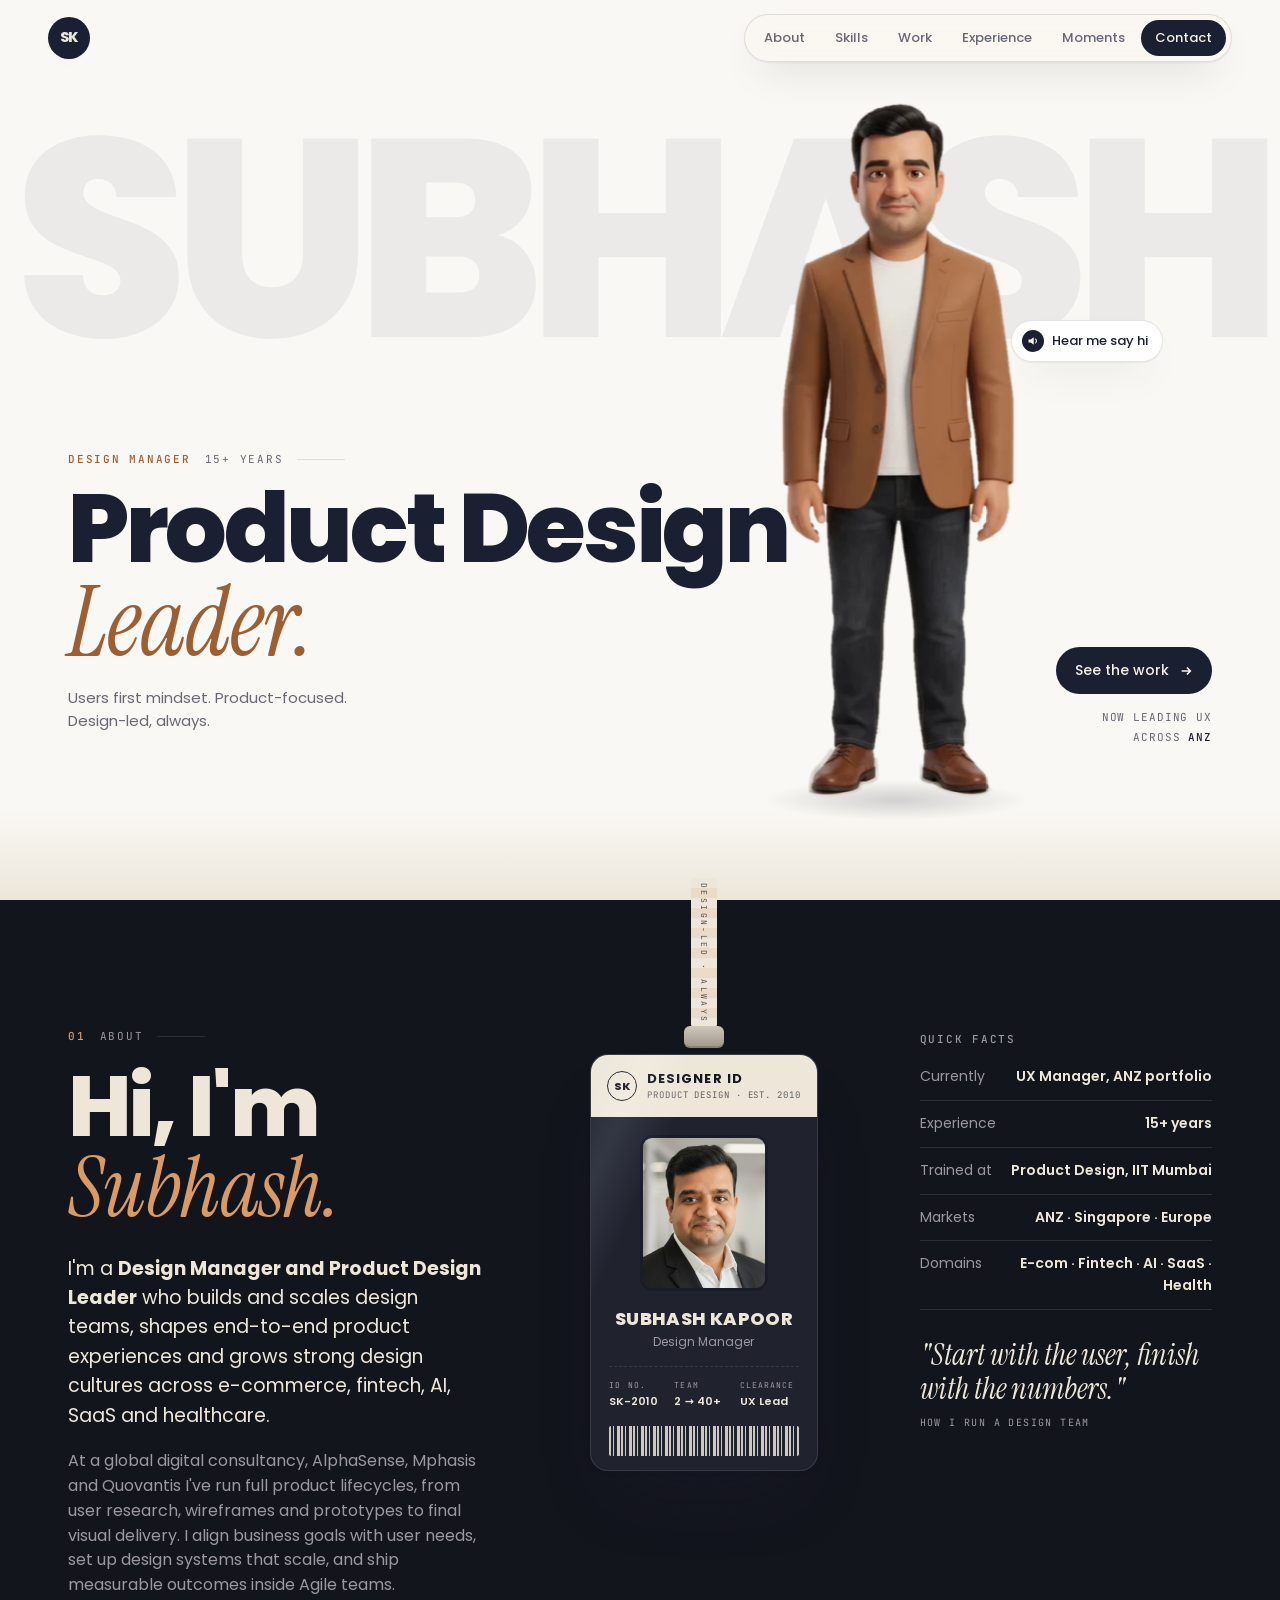
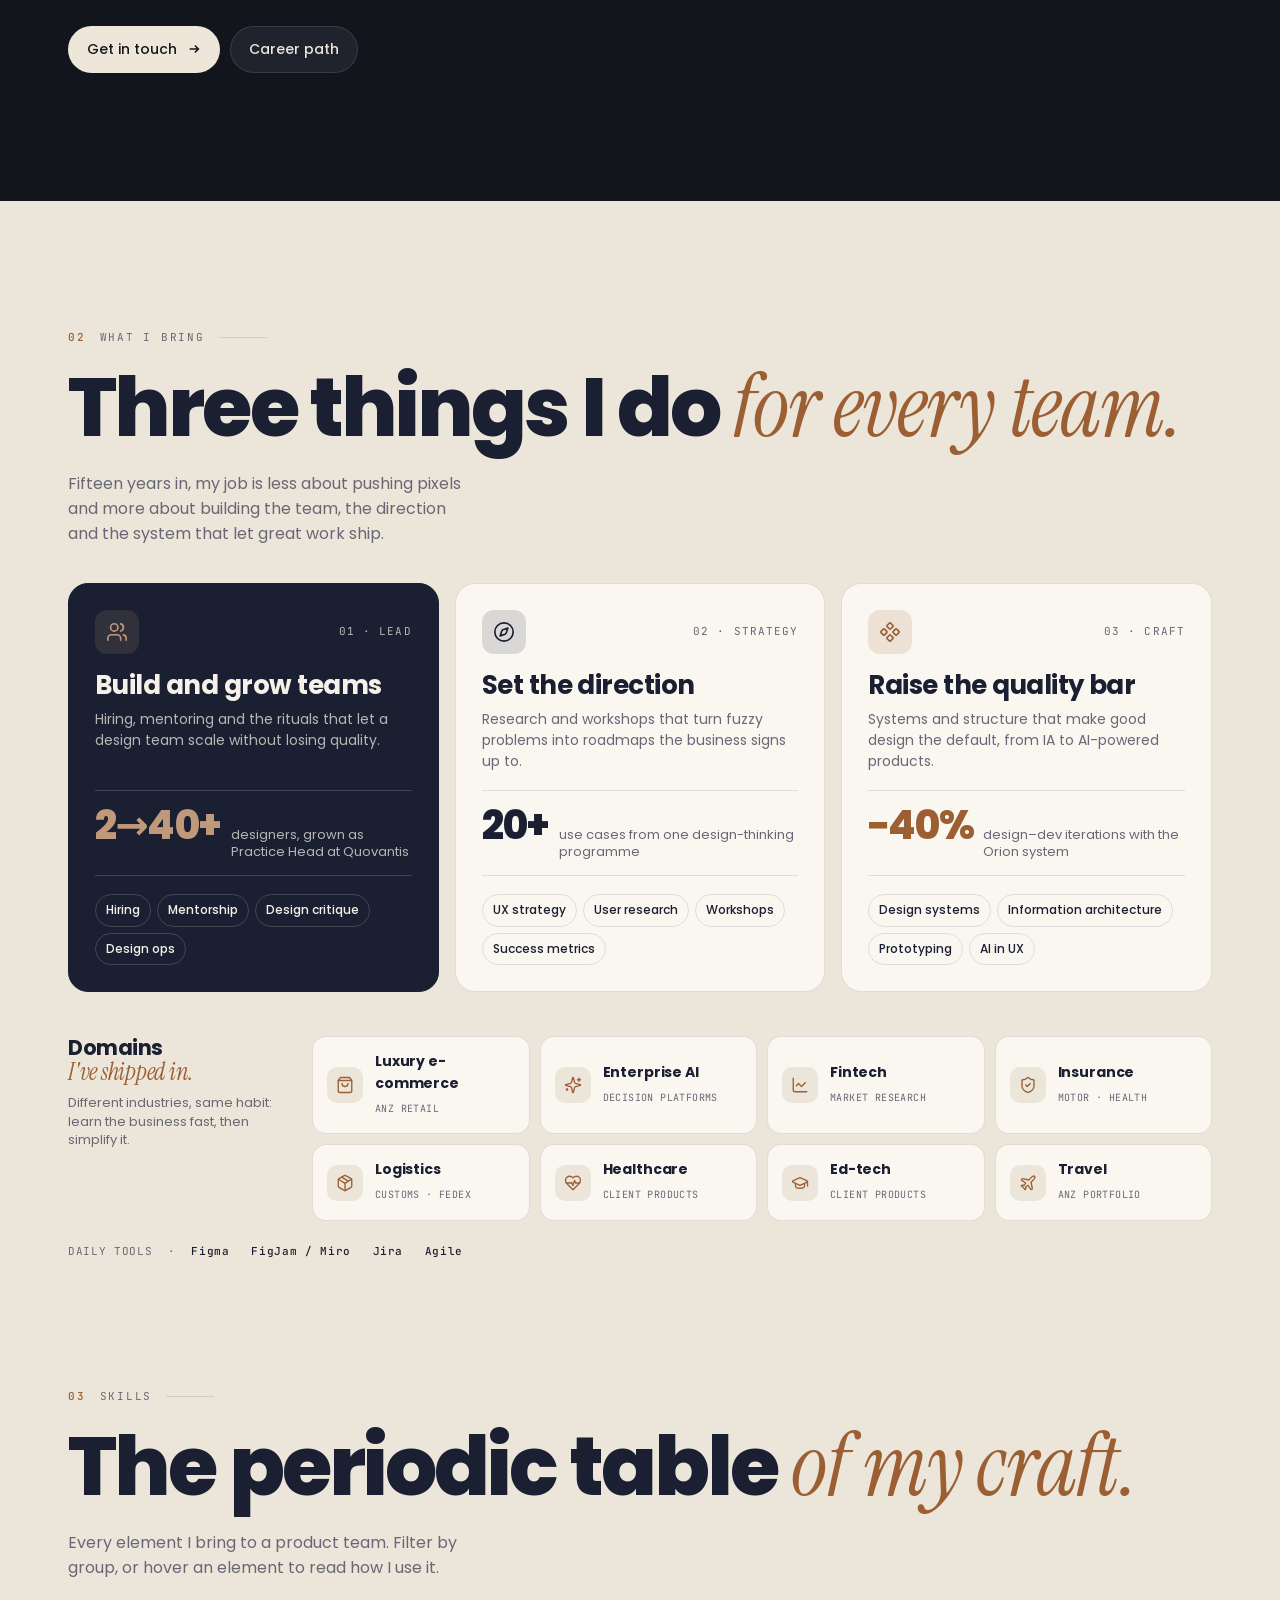
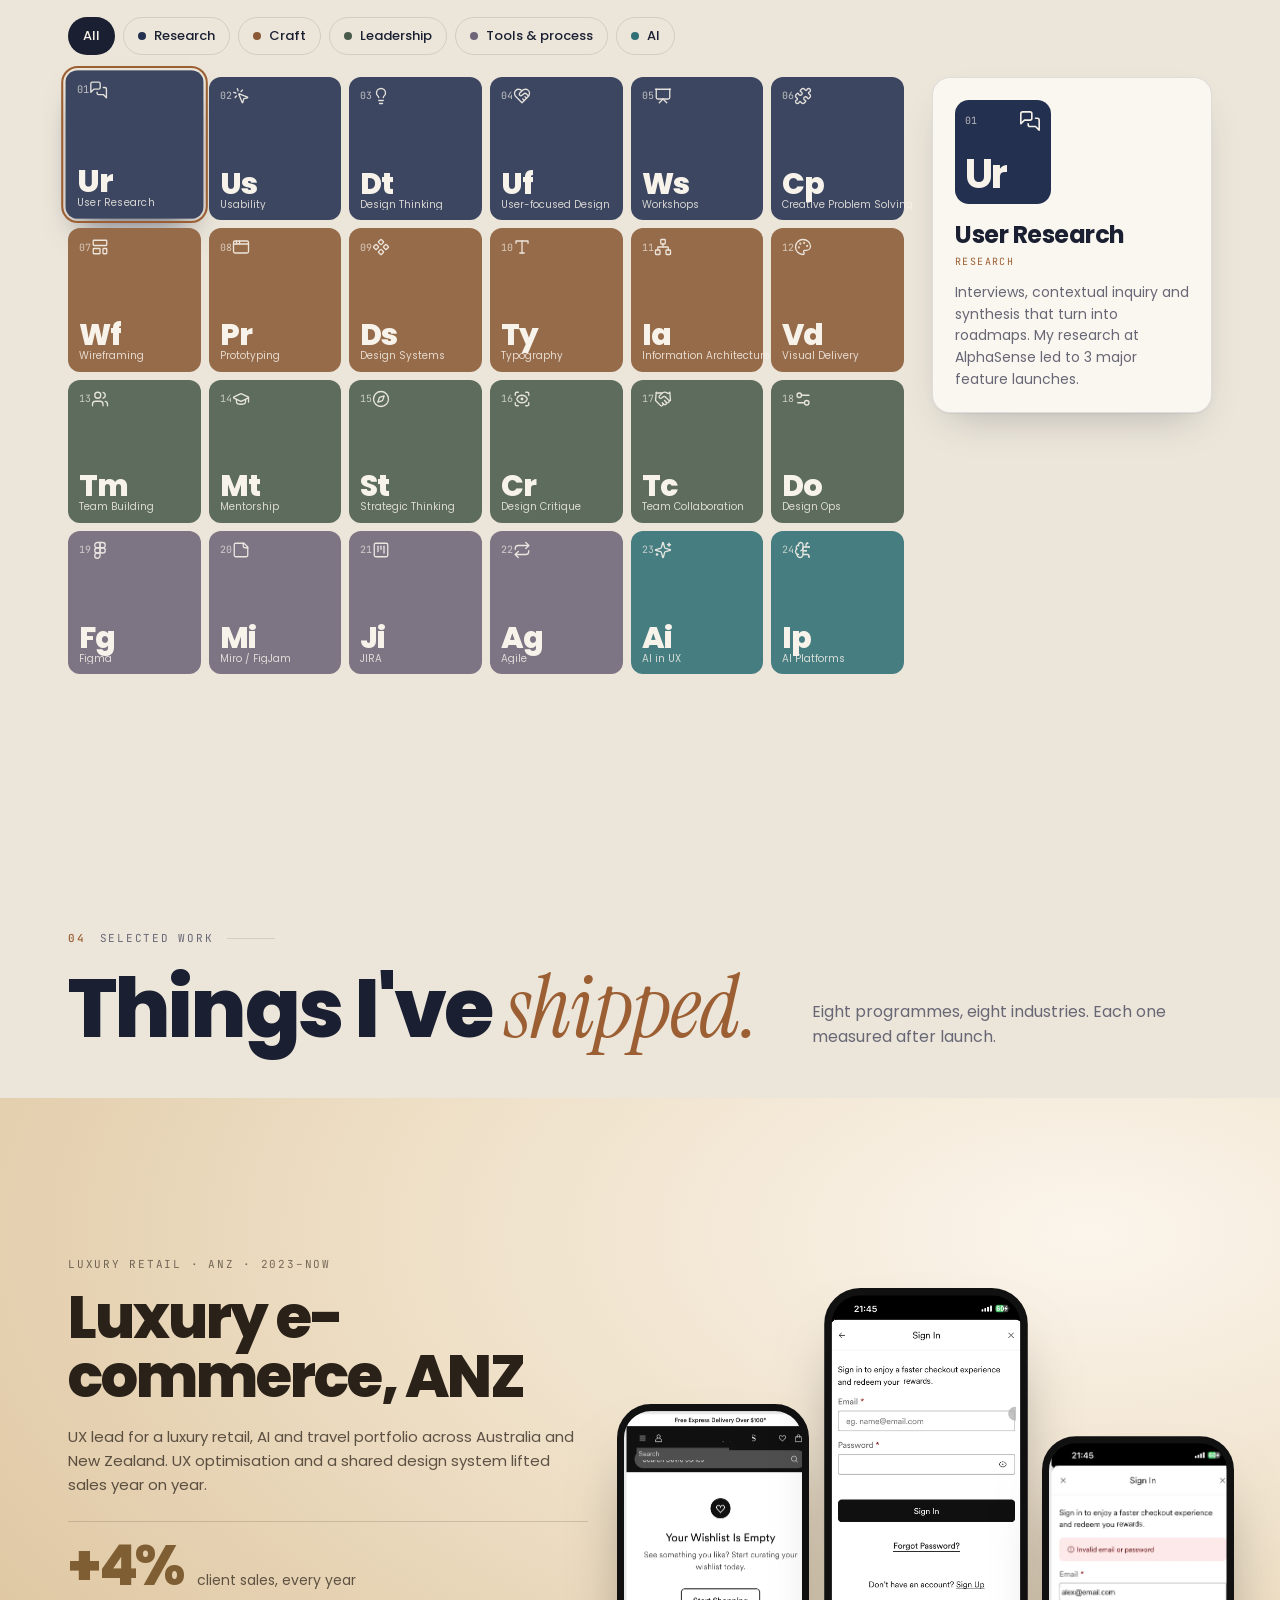
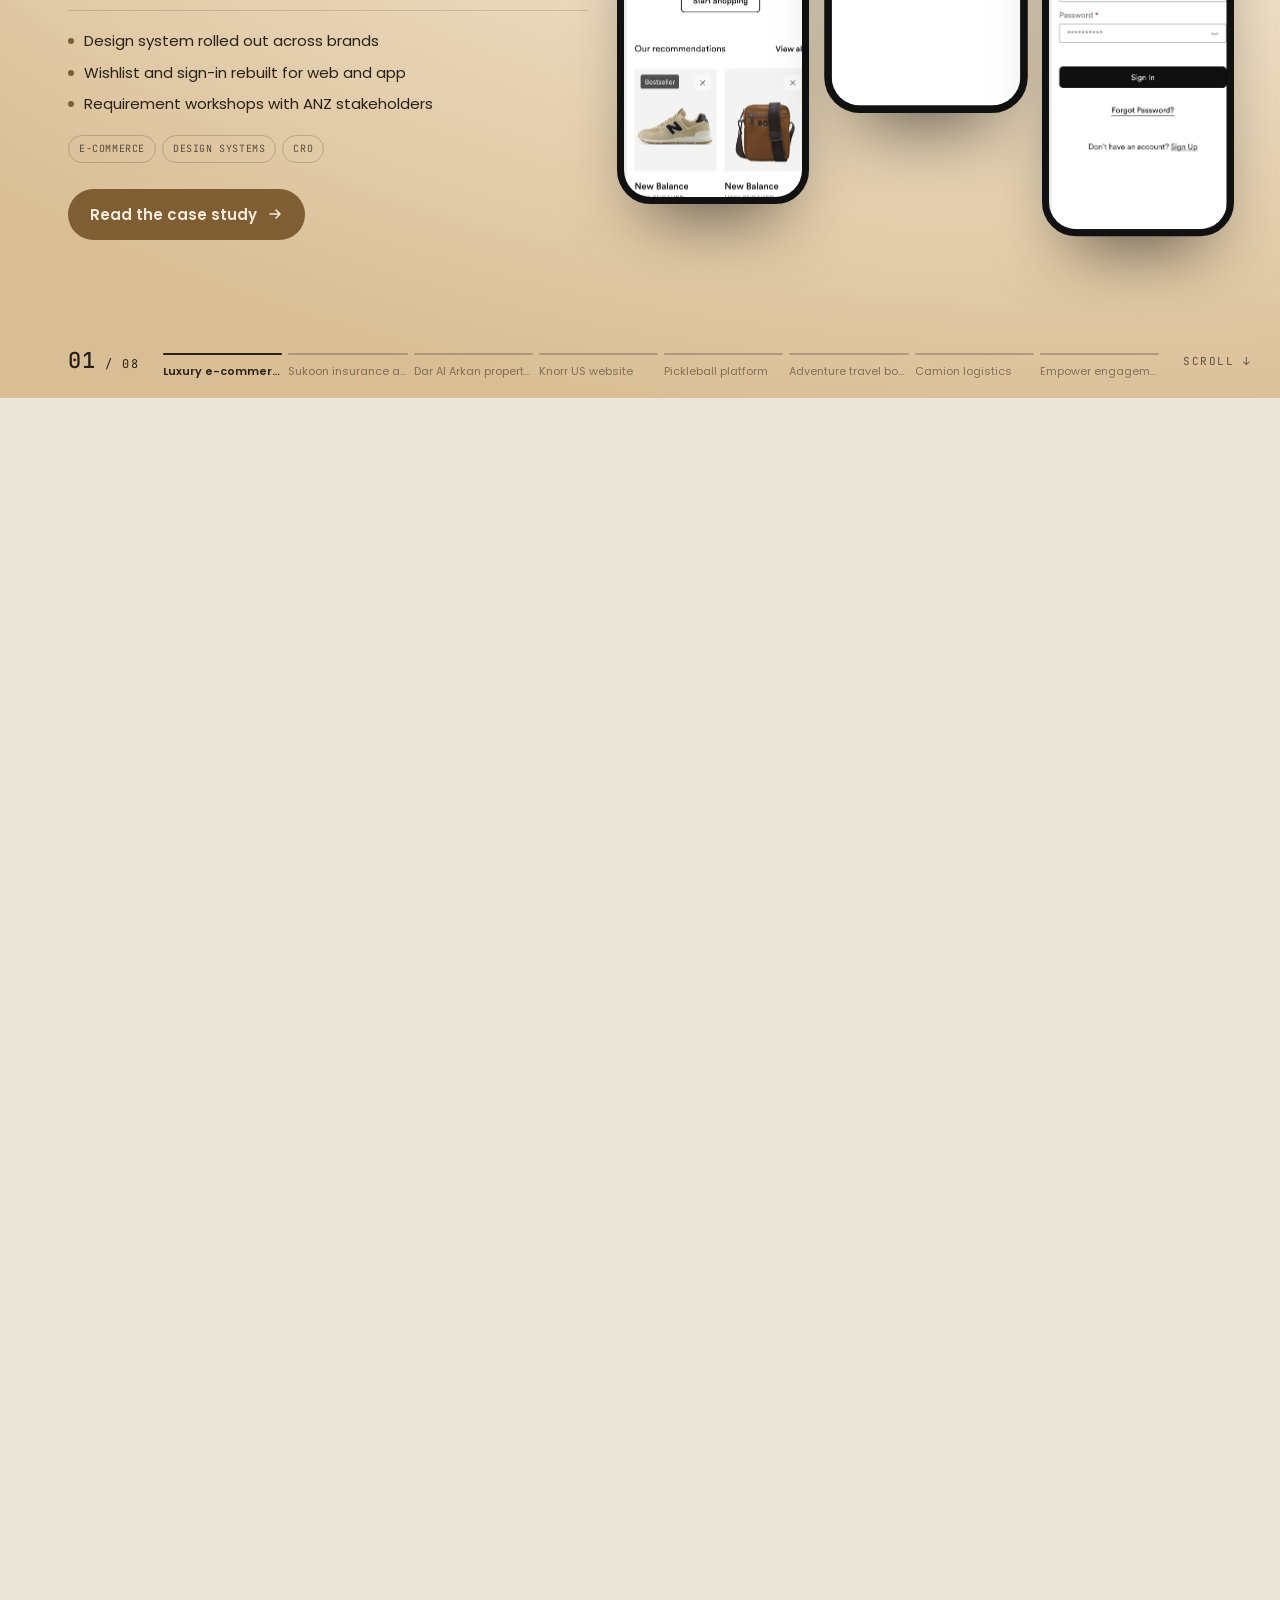
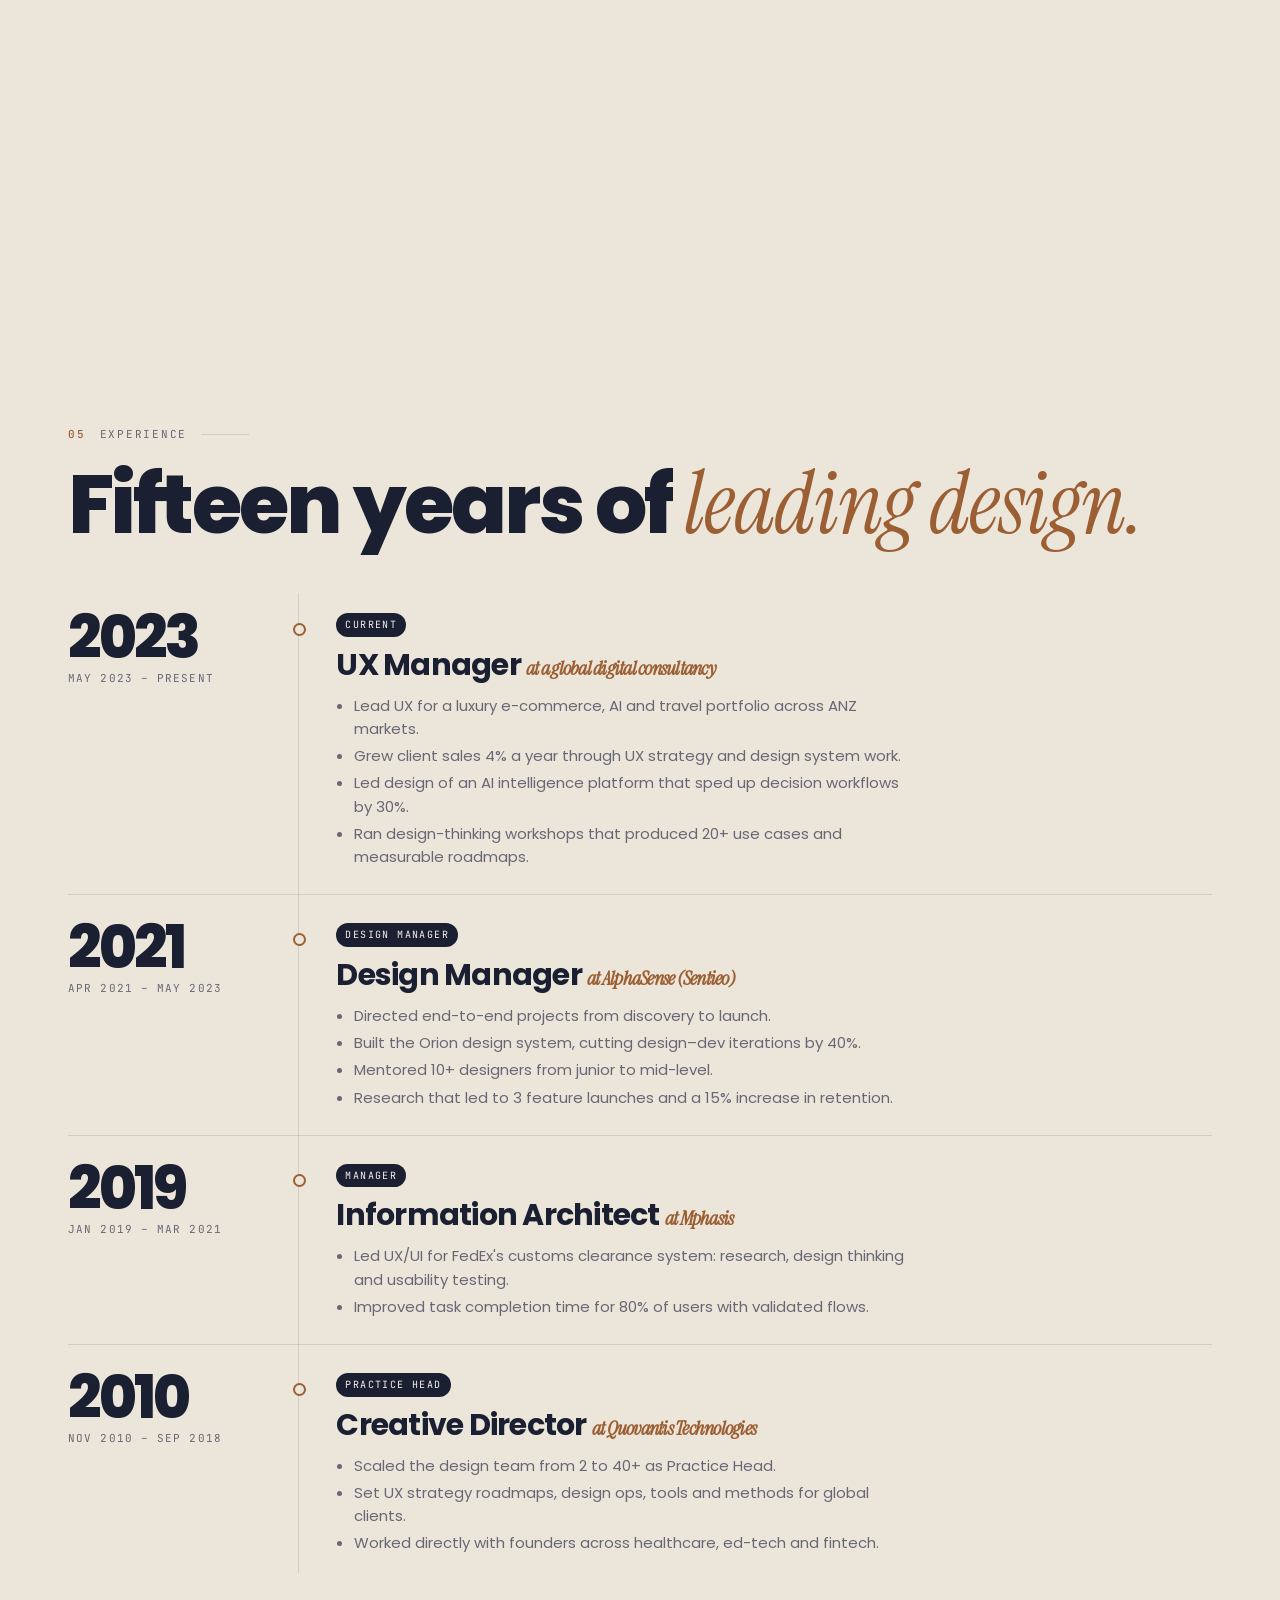
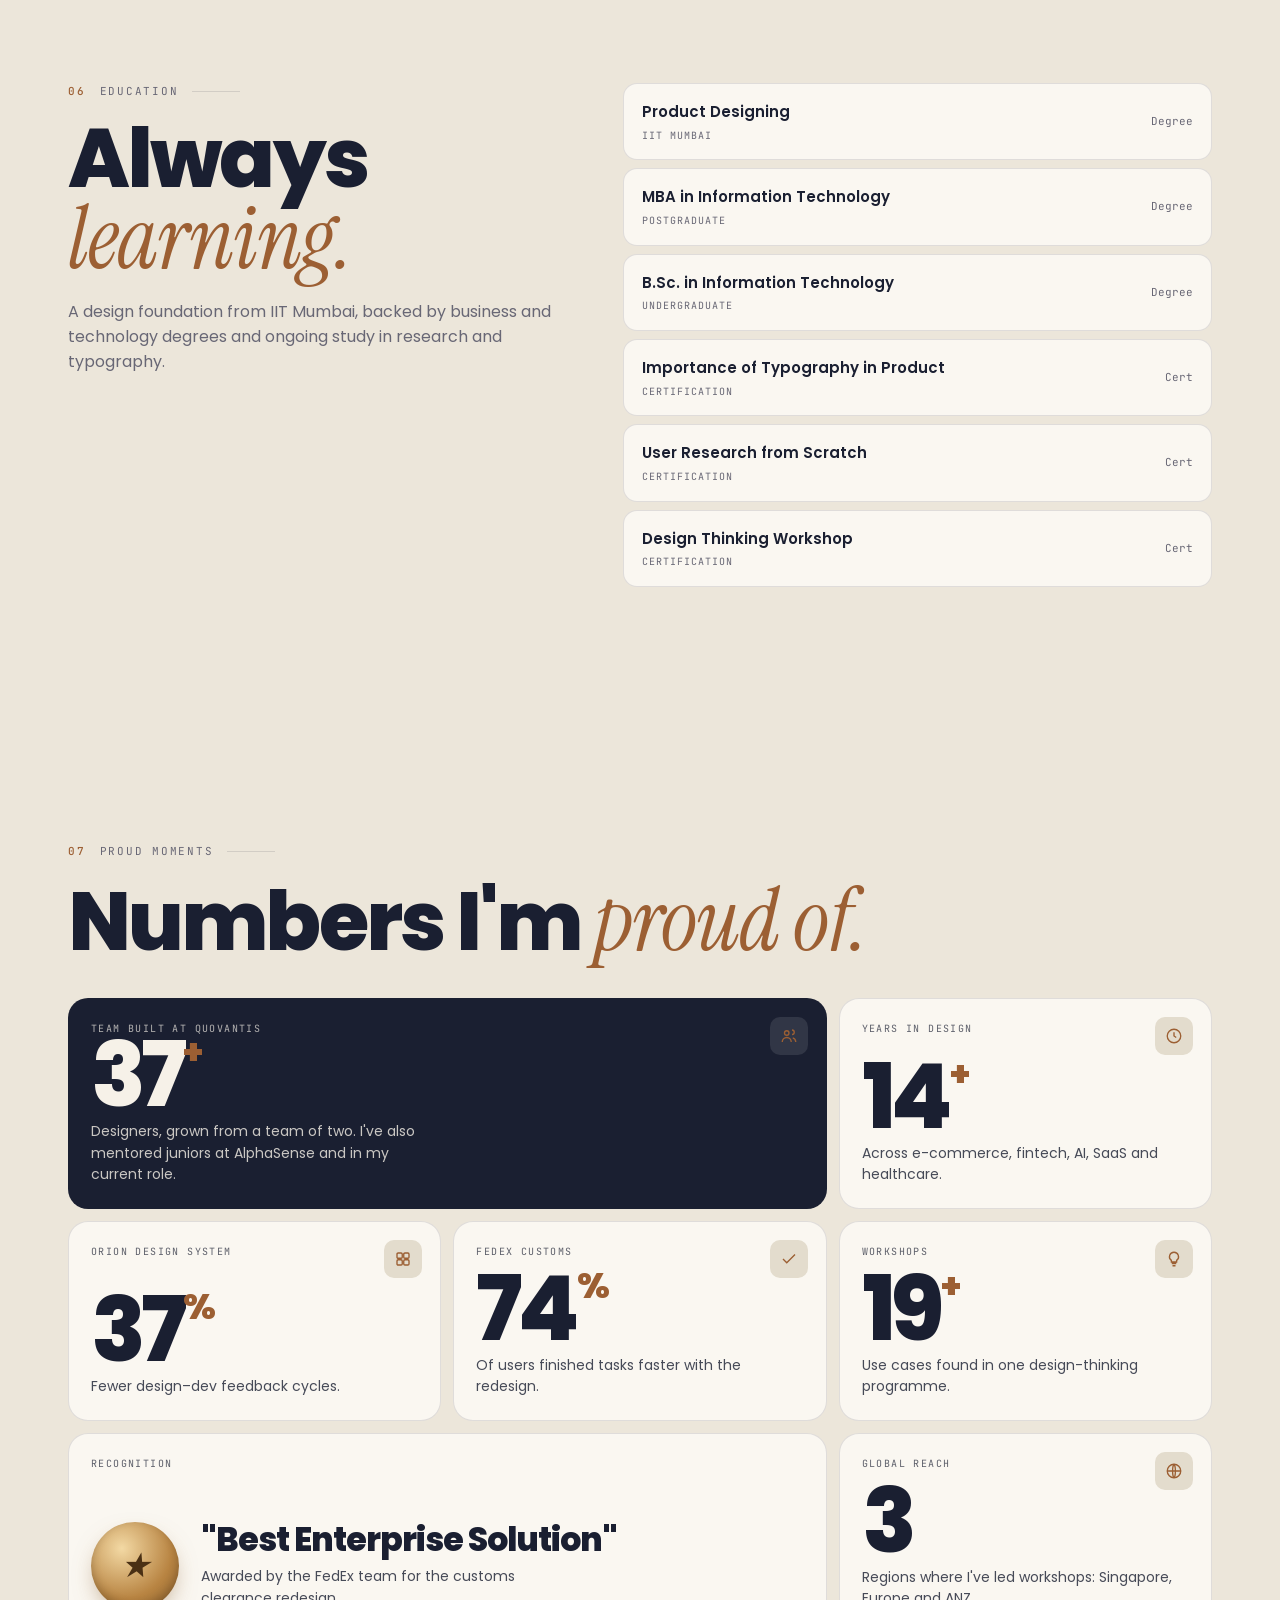
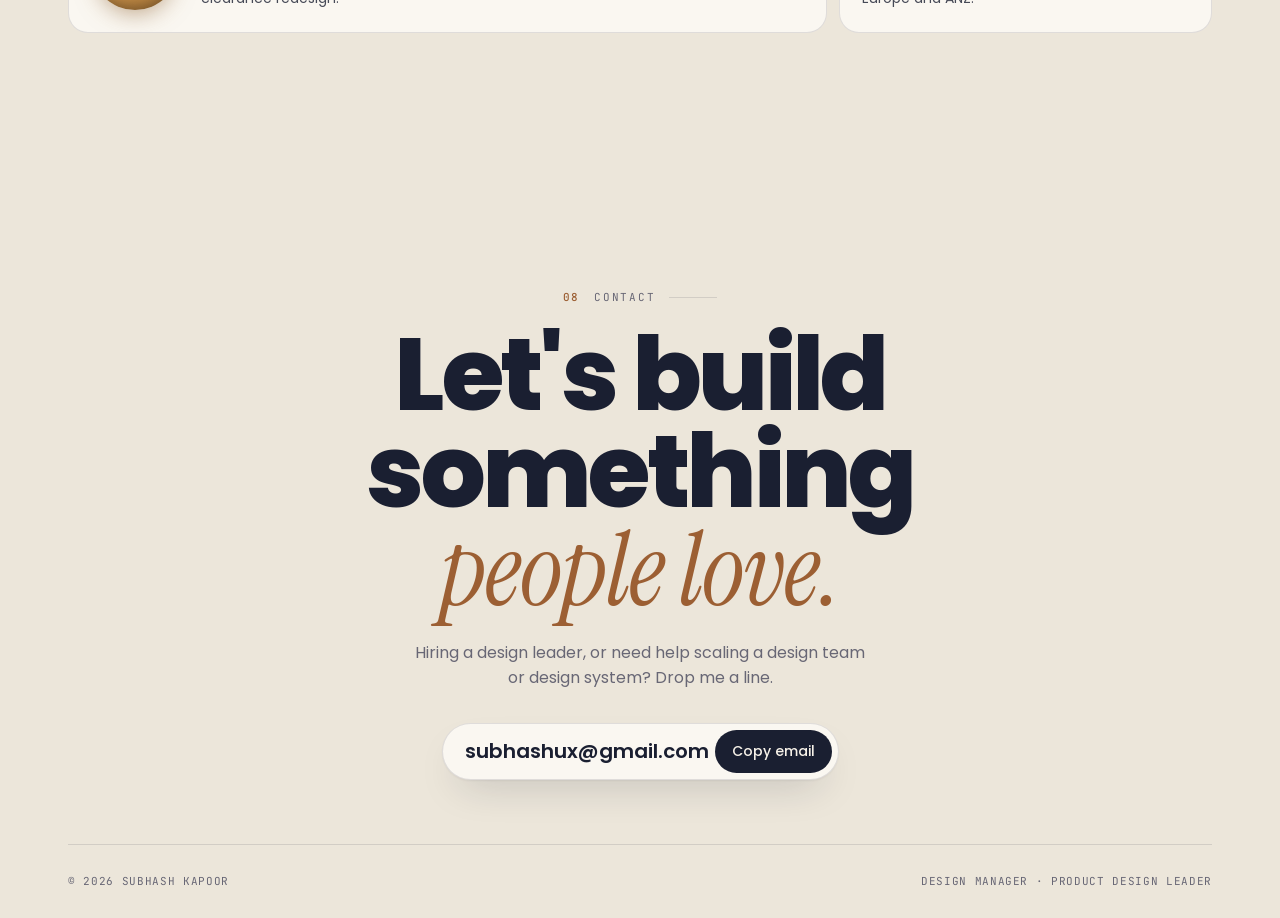
<file: index.html>
<!doctype html>
<html lang="en">
<head>
<meta charset="utf-8">
<meta name="viewport" content="width=device-width,initial-scale=1,viewport-fit=cover">
<meta name="description" content="Subhash Kapoor, Design Manager and Product Design Leader. Portfolio.">
<style>html{color-scheme:light}body{margin:0}[hidden]{display:none!important}img{max-width:100%}</style>
<title>Subhash Kapoor</title>
<link rel="preconnect" href="https://fonts.googleapis.com">
<link rel="preconnect" href="https://fonts.gstatic.com" crossorigin>
<link rel="stylesheet" href="https://fonts.googleapis.com/css2?family=Poppins:wght@400;500;600;700;800&family=Instrument+Serif:ital@0;1&family=JetBrains+Mono:wght@400;500&display=swap">
<link rel="stylesheet" href="styles.css?v=reel8">

</head>
<body>
<header class="top">
  <a class="mark" href="#top" aria-label="Back to top">SK</a>
  <nav class="pill" aria-label="Sections">
    <a href="#about" data-s="about">About</a>
    <a href="#bring" data-s="bring skills">Skills</a>
    <a href="#work" data-s="work">Work</a>
    <a href="#experience" data-s="experience">Experience</a>
    <a href="#moments" data-s="moments">Moments</a>
    <a href="#contact" data-s="contact">Contact</a>
  </nav>
</header>

<main id="top">
  <!-- HERO -->
  <section class="hero" aria-label="Introduction">
    <div class="ghost" id="ghost" aria-hidden="true">SUBHASH</div>
    <div class="person" id="person">
      <img src="img/subhash-3d.webp" alt="3D cartoon of Subhash Kapoor in a cognac blazer" width="384" height="840">
      <canvas id="stage" width="512" height="1120" role="img" aria-label="Animated 3D cartoon of Subhash Kapoor introducing himself"></canvas>
      <video id="vid" src="media/hero.mp4" muted playsinline preload="auto"></video>
    </div>
    <button class="sound" id="sound" type="button" hidden aria-label="Play with sound">
      <i><svg viewBox="0 0 16 16" fill="currentColor"><path d="M2 6h3l4-3v10L5 10H2z"/><path d="M11.5 5.5a3.5 3.5 0 0 1 0 5" fill="none" stroke="currentColor" stroke-width="1.5" stroke-linecap="round"/></svg></i><span>Hear me say hi</span>
    </button>
    <div class="wrap hero-copy">
      <div>
        <div class="eyebrow"><b>Design Manager</b> 15+ years</div>
        <h1>Product Design<br><em>Leader.</em></h1>
        <p class="tag">Users first mindset. Product-focused. Design-led, always.</p>
      </div>
      <div class="hero-side">
        <a class="btn dark" href="#work">See the work
          <svg viewBox="0 0 16 16" fill="none" stroke="currentColor" stroke-width="1.8"><path d="M3 8h10M9 4l4 4-4 4"/></svg></a>
        <div class="meta">NOW LEADING UX<br>ACROSS <strong>ANZ</strong></div>
      </div>
    </div>
  </section>

  <!-- ABOUT -->
  <section id="about" class="about">
    <div class="wrap about-grid">
      <div class="rv">
        <div class="eyebrow"><b>01</b> About</div>
        <h2>Hi, I'm <em>Subhash.</em></h2>
        <p class="lead">I'm a <strong>Design Manager and Product Design Leader</strong> who builds and scales design teams, shapes end-to-end product experiences and grows strong design cultures across e-commerce, fintech, AI, SaaS and healthcare.</p>
        <p class="sub">At a global digital consultancy, AlphaSense, Mphasis and Quovantis I've run full product lifecycles, from user research, wireframes and prototypes to final visual delivery. I align business goals with user needs, set up design systems that scale, and ship measurable outcomes inside Agile teams.</p>
        <div class="row">
          <a class="btn dark" href="#contact">Get in touch
            <svg viewBox="0 0 16 16" fill="none" stroke="currentColor" stroke-width="1.8"><path d="M3 8h10M9 4l4 4-4 4"/></svg></a>
          <a class="btn" href="#experience">Career path</a>
        </div>
      </div>

      <div class="lanyard rv" aria-label="Designer ID card">
        <div class="swing">
          <div style="display:flex;flex-direction:column;align-items:center">
            <div class="strap"><span>DESIGN-LED · ALWAYS</span></div>
            <div class="clip"></div>
          </div>
          <div class="idcard" id="idcard">
            <div class="id-top">
              <div class="logo">SK</div>
              <div><b>DESIGNER ID</b><small>PRODUCT DESIGN · EST. 2010</small></div>
            </div>
            <div class="id-body">
              <div class="id-photo"><img src="img/headshot.jpg" alt="Headshot of Subhash Kapoor" width="400" height="500"></div>
              <div class="id-name">SUBHASH KAPOOR</div>
              <div class="id-role">Design Manager</div>
              <dl class="id-fields">
                <div><dt>ID no.</dt><dd>SK-2010</dd></div>
                <div><dt>Team</dt><dd>2 → 40+</dd></div>
                <div><dt>Clearance</dt><dd>UX Lead</dd></div>
              </dl>
              <div class="barcode" aria-hidden="true"></div>
            </div>
          </div>
        </div>
      </div>

      <div class="facts-col rv">
        <div class="facts">
          <h3>Quick facts</h3>
          <div class="fact"><span>Currently</span><span>UX Manager, ANZ portfolio</span></div>
          <div class="fact"><span>Experience</span><span>15+ years</span></div>
          <div class="fact"><span>Trained at</span><span>Product Design, IIT Mumbai</span></div>
          <div class="fact"><span>Markets</span><span>ANZ · Singapore · Europe</span></div>
          <div class="fact"><span>Domains</span><span>E-com · Fintech · AI · SaaS · Health</span></div>
        </div>
        <p class="quote">"Start with the user, finish with the numbers."<small>How I run a design team</small></p>
      </div>
    </div>
  </section>

  <!-- WHAT I BRING -->
  <section id="bring">
    <div class="wrap">
      <div class="sec-head rv">
        <div>
          <div class="eyebrow"><b>02</b> What I bring</div>
          <h2 class="h2" style="margin-top:20px">Three things I do <em>for every team.</em></h2>
        </div>
        <p>Fifteen years in, my job is less about pushing pixels and more about building the team, the direction and the system that let great work ship.</p>
      </div>
      <div class="pillars rv">
        <article class="pillar p-lead">
          <div class="p-top"><span class="p-ic"><svg viewBox="0 0 24 24" aria-hidden="true"><path d="M16 21v-2a4 4 0 0 0-4-4H6a4 4 0 0 0-4 4v2"/><circle cx="9" cy="7" r="4"/><path d="M22 21v-2a4 4 0 0 0-3-3.87"/><path d="M16 3.13a4 4 0 0 1 0 7.75"/></svg></span><span class="p-num">01 · Lead</span></div>
          <h3>Build and grow teams</h3>
          <p class="p-say">Hiring, mentoring and the rituals that let a design team scale without losing quality.</p>
          <div class="p-proof"><b>2→40+</b><span>designers, grown as Practice Head at Quovantis</span></div>
          <ul class="p-tags"><li>Hiring</li><li>Mentorship</li><li>Design critique</li><li>Design ops</li></ul>
        </article>
        <article class="pillar p-strategy">
          <div class="p-top"><span class="p-ic"><svg viewBox="0 0 24 24" aria-hidden="true"><path d="m16.24 7.76-1.804 5.411a2 2 0 0 1-1.265 1.265L7.76 16.24l1.804-5.411a2 2 0 0 1 1.265-1.265z"/><circle cx="12" cy="12" r="10"/></svg></span><span class="p-num">02 · Strategy</span></div>
          <h3>Set the direction</h3>
          <p class="p-say">Research and workshops that turn fuzzy problems into roadmaps the business signs up to.</p>
          <div class="p-proof"><b>20+</b><span>use cases from one design-thinking programme</span></div>
          <ul class="p-tags"><li>UX strategy</li><li>User research</li><li>Workshops</li><li>Success metrics</li></ul>
        </article>
        <article class="pillar p-craft">
          <div class="p-top"><span class="p-ic"><svg viewBox="0 0 24 24" aria-hidden="true"><path d="M15.536 11.293a1 1 0 0 0 0 1.414l2.376 2.377a1 1 0 0 0 1.414 0l2.377-2.377a1 1 0 0 0 0-1.414l-2.377-2.377a1 1 0 0 0-1.414 0z"/><path d="M2.297 11.293a1 1 0 0 0 0 1.414l2.377 2.377a1 1 0 0 0 1.414 0l2.377-2.377a1 1 0 0 0 0-1.414L6.088 8.916a1 1 0 0 0-1.414 0z"/><path d="M8.916 17.912a1 1 0 0 0 0 1.415l2.377 2.376a1 1 0 0 0 1.414 0l2.377-2.376a1 1 0 0 0 0-1.415l-2.377-2.376a1 1 0 0 0-1.414 0z"/><path d="M8.916 4.674a1 1 0 0 0 0 1.414l2.377 2.376a1 1 0 0 0 1.414 0l2.377-2.376a1 1 0 0 0 0-1.414l-2.377-2.377a1 1 0 0 0-1.414 0z"/></svg></span><span class="p-num">03 · Craft</span></div>
          <h3>Raise the quality bar</h3>
          <p class="p-say">Systems and structure that make good design the default, from IA to AI-powered products.</p>
          <div class="p-proof"><b>−40%</b><span>design–dev iterations with the Orion system</span></div>
          <ul class="p-tags"><li>Design systems</li><li>Information architecture</li><li>Prototyping</li><li>AI in UX</li></ul>
        </article>
      </div>
      <div class="domains rv">
        <div class="d-head">
          <h3>Domains <em>I've shipped in.</em></h3>
          <p>Different industries, same habit: learn the business fast, then simplify it.</p>
        </div>
        <ul class="d-grid">
          <li class="dom"><span class="d-ic"><svg viewBox="0 0 24 24" aria-hidden="true"><path d="M6 2 3 6v14a2 2 0 0 0 2 2h14a2 2 0 0 0 2-2V6l-3-4Z"/><path d="M3 6h18"/><path d="M16 10a4 4 0 0 1-8 0"/></svg></span><span><b>Luxury e-commerce</b><small>ANZ retail</small></span></li>
          <li class="dom"><span class="d-ic"><svg viewBox="0 0 24 24" aria-hidden="true"><path d="M9.937 15.5A2 2 0 0 0 8.5 14.063l-6.135-1.582a.5.5 0 0 1 0-.962L8.5 9.936A2 2 0 0 0 9.937 8.5l1.582-6.135a.5.5 0 0 1 .963 0L14.063 8.5A2 2 0 0 0 15.5 9.937l6.135 1.581a.5.5 0 0 1 0 .964L15.5 14.063a2 2 0 0 0-1.437 1.437l-1.582 6.135a.5.5 0 0 1-.963 0z"/><path d="M20 3v4"/><path d="M22 5h-4"/><path d="M4 17v2"/><path d="M5 18H3"/></svg></span><span><b>Enterprise AI</b><small>Decision platforms</small></span></li>
          <li class="dom"><span class="d-ic"><svg viewBox="0 0 24 24" aria-hidden="true"><path d="M3 3v16a2 2 0 0 0 2 2h16"/><path d="m19 9-5 5-4-4-3 3"/></svg></span><span><b>Fintech</b><small>Market research</small></span></li>
          <li class="dom"><span class="d-ic"><svg viewBox="0 0 24 24" aria-hidden="true"><path d="M20 13c0 5-3.5 7.5-7.66 8.95a1 1 0 0 1-.67-.01C7.5 20.5 4 18 4 13V6a1 1 0 0 1 1-1c2 0 4.5-1.2 6.24-2.72a1.17 1.17 0 0 1 1.52 0C14.51 3.81 17 5 19 5a1 1 0 0 1 1 1z"/><path d="m9 12 2 2 4-4"/></svg></span><span><b>Insurance</b><small>Motor · health</small></span></li>
          <li class="dom"><span class="d-ic"><svg viewBox="0 0 24 24" aria-hidden="true"><path d="M11 21.73a2 2 0 0 0 2 0l7-4A2 2 0 0 0 21 16V8a2 2 0 0 0-1-1.73l-7-4a2 2 0 0 0-2 0l-7 4A2 2 0 0 0 3 8v8a2 2 0 0 0 1 1.73z"/><path d="M12 22V12"/><path d="m3.3 7 7.703 4.734a2 2 0 0 0 1.994 0L20.7 7"/><path d="m7.5 4.27 9 5.15"/></svg></span><span><b>Logistics</b><small>Customs · FedEx</small></span></li>
          <li class="dom"><span class="d-ic"><svg viewBox="0 0 24 24" aria-hidden="true"><path d="M19 14c1.49-1.46 3-3.21 3-5.5A5.5 5.5 0 0 0 16.5 3c-1.76 0-3 .5-4.5 2-1.5-1.5-2.74-2-4.5-2A5.5 5.5 0 0 0 2 8.5c0 2.3 1.5 4.05 3 5.5l7 7Z"/><path d="M3.22 12H9.5l.5-1 2 4.5 2-7 1.5 3.5h5.27"/></svg></span><span><b>Healthcare</b><small>Client products</small></span></li>
          <li class="dom"><span class="d-ic"><svg viewBox="0 0 24 24" aria-hidden="true"><path d="M21.42 10.922a1 1 0 0 0-.019-1.838L12.83 5.18a2 2 0 0 0-1.66 0L2.6 9.08a1 1 0 0 0 0 1.832l8.57 3.908a2 2 0 0 0 1.66 0z"/><path d="M22 10v6"/><path d="M6 12.5V16a6 3 0 0 0 12 0v-3.5"/></svg></span><span><b>Ed-tech</b><small>Client products</small></span></li>
          <li class="dom"><span class="d-ic"><svg viewBox="0 0 24 24" aria-hidden="true"><path d="M17.8 19.2 16 11l3.5-3.5C21 6 21.5 4 21 3c-1-.5-3 0-4.5 1.5L13 8 4.8 6.2c-.5-.1-.9.1-1.1.5l-.3.5c-.2.5-.1 1 .3 1.3L9 12l-2 3H4l-1 1 3 2 2 3 1-1v-3l3-2 3.5 5.3c.3.4.8.5 1.3.3l.5-.2c.4-.3.6-.7.5-1.2z"/></svg></span><span><b>Travel</b><small>ANZ portfolio</small></span></li>
        </ul>
      </div>
      <p class="tools rv">Daily tools <span>·</span> <b>Figma</b> <b>FigJam / Miro</b> <b>Jira</b> <b>Agile</b></p>
    </div>
  </section>

  <!-- SKILLS -->
  <section id="skills">
    <div class="wrap">
      <div class="sec-head rv">
        <div>
          <div class="eyebrow"><b>03</b> Skills</div>
          <h2 class="h2" style="margin-top:20px">The periodic table <em>of my craft.</em></h2>
        </div>
        <p>Every element I bring to a product team. Filter by group, or hover an element to read how I use it.</p>
      </div>
      <div class="chips rv" role="group" aria-label="Filter skills">
        <button class="chip" data-g="all" aria-pressed="true">All</button>
        <button class="chip" data-g="research" aria-pressed="false"><i></i>Research</button>
        <button class="chip" data-g="craft" aria-pressed="false"><i></i>Craft</button>
        <button class="chip" data-g="lead" aria-pressed="false"><i></i>Leadership</button>
        <button class="chip" data-g="tools" aria-pressed="false"><i></i>Tools & process</button>
        <button class="chip" data-g="ai" aria-pressed="false"><i></i>AI</button>
      </div>
      <div class="ptable-wrap rv">
        <div class="ptable" id="ptable"></div>
        <aside class="detail" id="detail" aria-live="polite">
          <div class="big" id="dBig"><div class="big-top"><small id="dN">01</small><span id="dI"></span></div><b id="dS">Ur</b></div>
          <div>
            <h3 id="dName">User Research</h3>
            <div class="grp" id="dGrp">Research</div>
            <p id="dText">Interviews, contextual inquiry and synthesis that turn into roadmaps. My research at AlphaSense led to 3 major feature launches.</p>
          </div>
        </aside>
      </div>
    </div>
  </section>

  <!-- WORK -->
  <section id="work">
    <div class="wrap">
      <div class="sec-head rv">
        <div>
          <div class="eyebrow"><b>04</b> Selected work</div>
          <h2 class="h2" style="margin-top:20px">Things I've <em>shipped.</em></h2>
        </div>
        <p>Eight programmes, eight industries. Each one measured after launch.</p>
      </div>
    </div>
    <div class="reel" id="reel" style="--n:8">
        <div class="reel-pin">
          <div class="reel-track" id="reelTrack">
          <article class="slide" style="--bg:#F4EADB;--fg:#2A2118;--ac:#7E5E32;--grad:radial-gradient(120% 90% at 85% 15%,#FBF5EC 0%,#EEDFC6 45%,#D9BE95 100%)" aria-label="01 of 08: Luxury e-commerce, ANZ">
            <div class="s-copy">
              <div class="s-co">Luxury retail · ANZ · 2023–now</div>
              <h3>Luxury e-commerce, ANZ</h3>
              <p class="s-desc">UX lead for a luxury retail, AI and travel portfolio across Australia and New Zealand. UX optimisation and a shared design system lifted sales year on year.</p>
              <div class="s-stat"><b>+4%</b><span>client sales, every year</span></div>
              <ul><li>Design system rolled out across brands</li><li>Wishlist and sign-in rebuilt for web and app</li><li>Requirement workshops with ANZ stakeholders</li></ul>
              <div class="s-tags"><span>E-COMMERCE</span><span>DESIGN SYSTEMS</span><span>CRO</span></div>
              <a class="s-cta" href="luxury.html">Read the case study <svg viewBox="0 0 16 16" fill="none" stroke="currentColor" stroke-width="1.6" stroke-linecap="round" stroke-linejoin="round"><path d="M3 8h10M9 4l4 4-4 4"/></svg></a>
            </div>
            <div class="s-art phones3"><a class="pf p1" href="luxury.html" tabindex="-1" aria-hidden="true"><img src="img/luxury/wishlist-empty-m.webp" alt="" loading="lazy"></a><a class="pf p2" href="luxury.html" tabindex="-1" aria-hidden="true"><img src="img/luxury/app-signin.webp" alt="" loading="lazy"></a><a class="pf p3" href="luxury.html" tabindex="-1" aria-hidden="true"><img src="img/luxury/app-error2.webp" alt="" loading="lazy"></a></div>
          </article>
          <article class="slide" style="--bg:#671E75;--fg:#FFF4FA;--ac:#FF8A3D" aria-label="02 of 08: Sukoon insurance app">
            <div class="s-copy">
              <div class="s-co">Sukoon Insurance · UAE · Mobile</div>
              <h3>Sukoon insurance app</h3>
              <p class="s-desc">A first mobile app that puts motor and health policies, roadside claims and claim tracking in one place. The camera reads the paperwork, so nobody types a police report at the roadside.</p>
              <div class="s-stat"><b>20+</b><span>flows across motor, health and servicing</span></div>
              <ul><li>Scan-first claims with OCR and a human check</li><li>Shipped to the App Store and Google Play</li></ul>
              <div class="s-tags"><span>MOBILE APP</span><span>INSURANCE</span><span>OCR</span></div>
              <a class="s-cta" href="sukoon.html">Read the case study <svg viewBox="0 0 16 16" fill="none" stroke="currentColor" stroke-width="1.6" stroke-linecap="round" stroke-linejoin="round"><path d="M3 8h10M9 4l4 4-4 4"/></svg></a>
            </div>
            <div class="s-art phones3"><a class="pf p1" href="sukoon.html" tabindex="-1" aria-hidden="true"><img src="img/sukoon/s02.webp" alt="" loading="lazy"></a><a class="pf p2" href="sukoon.html" tabindex="-1" aria-hidden="true"><img src="img/sukoon/s03.webp" alt="" loading="lazy"></a><a class="pf p3" href="sukoon.html" tabindex="-1" aria-hidden="true"><img src="img/sukoon/s04.webp" alt="" loading="lazy"></a></div>
          </article>
          <article class="slide" style="--bg:#F4F1EC;--fg:#1A1F31;--ac:#521C78" aria-label="03 of 08: Dar Al Arkan property app">
            <div class="s-copy">
              <div class="s-co">Dar Al Arkan Online · KSA · Mobile</div>
              <h3>Dar Al Arkan property app</h3>
              <p class="s-desc">A bilingual property app for Saudi Arabia. Buyers and renters search, map and enquire; owners, brokers, developers and agents list homes and follow up on every lead from one dashboard.</p>
              <div class="s-stat"><b>136</b><span>screens across 5 user roles</span></div>
              <ul><li>Simple search first, detailed filters on demand</li><li>Full English and Arabic (RTL) layouts</li></ul>
              <div class="s-tags"><span>MOBILE APP</span><span>REAL ESTATE</span><span>ARABIC RTL</span></div>
              <a class="s-cta" href="daa.html">Read the case study <svg viewBox="0 0 16 16" fill="none" stroke="currentColor" stroke-width="1.6" stroke-linecap="round" stroke-linejoin="round"><path d="M3 8h10M9 4l4 4-4 4"/></svg></a>
            </div>
            <div class="s-art phones3"><a class="pf p1" href="daa.html" tabindex="-1" aria-hidden="true"><img src="img/daa/d06.webp" alt="" loading="lazy"></a><a class="pf p2" href="daa.html" tabindex="-1" aria-hidden="true"><img src="img/daa/d09.webp" alt="" loading="lazy"></a><a class="pf p3" href="daa.html" tabindex="-1" aria-hidden="true"><img src="img/daa/d17.webp" alt="" loading="lazy"></a></div>
          </article>
          <article class="slide" style="--bg:#007932;--fg:#FFFFF7;--ac:#FFB200" aria-label="04 of 08: Knorr US website">
            <div class="s-copy">
              <div class="s-co">Unilever · Knorr US</div>
              <h3>Knorr US website</h3>
              <p class="s-desc">A full redesign of knorr.com/us for the new, younger Knorr brand: a social-first homepage and recipe page, every component reskinned, and a design toolkit other markets can reuse.</p>
              <div class="s-stat"><b>47</b><span>components reskinned, live Dec 2025</span></div>
              <ul><li>Homepage and recipe page redesigned</li><li>Products placed inside recipes to drive purchase intent</li></ul>
              <div class="s-tags"><span>WEBSITE</span><span>FMCG</span><span>SOCIAL-FIRST</span></div>
              <a class="s-cta" href="knorr.html">Read the case study <svg viewBox="0 0 16 16" fill="none" stroke="currentColor" stroke-width="1.6" stroke-linecap="round" stroke-linejoin="round"><path d="M3 8h10M9 4l4 4-4 4"/></svg></a>
            </div>
            <div class="s-art phones3"><a class="pf p1" href="knorr.html" tabindex="-1" aria-hidden="true"><img src="img/knorr/m-home.webp" alt="" loading="lazy"></a><a class="pf p2" href="knorr.html" tabindex="-1" aria-hidden="true"><img src="img/knorr/m-recipe.webp" alt="" loading="lazy"></a><a class="pf p3" href="knorr.html" tabindex="-1" aria-hidden="true"><img src="img/knorr/m-product.webp" alt="" loading="lazy"></a></div>
          </article>
          <article class="slide" style="--bg:#14163A;--fg:#F2F5FF;--ac:#3ED07F;--grad:radial-gradient(120% 90% at 85% 15%,#22307A 0%,#181B4A 45%,#0F1130 100%)" aria-label="05 of 08: Pickleball tournament platform">
            <div class="s-copy">
              <div class="s-co">Sports tech · USA · Web, admin &amp; mobile</div>
              <h3>Pickleball tournament platform</h3>
              <p class="s-desc">A public website, an admin and referee console, and a companion fan app, built on one data model so every score shows up everywhere at once.</p>
              <div class="s-stat"><b>3</b><span>connected products for 4 user roles</span></div>
              <ul><li>Live brackets, groups and order of play</li><li>Fan app with picks, points and leaderboards</li></ul>
              <div class="s-tags"><span>SPORTS TECH</span><span>PLATFORM</span><span>DESIGN LEADERSHIP</span></div>
              <a class="s-cta" href="pickleball.html">Read the case study <svg viewBox="0 0 16 16" fill="none" stroke="currentColor" stroke-width="1.6" stroke-linecap="round" stroke-linejoin="round"><path d="M3 8h10M9 4l4 4-4 4"/></svg></a>
            </div>
            <div class="s-art phones3"><a class="pf p1" href="pickleball.html" tabindex="-1" aria-hidden="true"><img src="img/pickleball/m-home.webp" alt="" loading="lazy"></a><a class="pf p2" href="pickleball.html" tabindex="-1" aria-hidden="true"><img src="img/pickleball/m-live.webp" alt="" loading="lazy"></a><a class="pf p3" href="pickleball.html" tabindex="-1" aria-hidden="true"><img src="img/pickleball/m-podium.webp" alt="" loading="lazy"></a></div>
          </article>
          <article class="slide" style="--bg:#0F2A5C;--fg:#F2F6FF;--ac:#4FD27A;--grad:radial-gradient(120% 90% at 85% 15%,#1F5BC8 0%,#133A7E 45%,#0B1E44 100%)" aria-label="06 of 08: Adventure travel booking">
            <div class="s-copy">
              <div class="s-co">Adventure · Travel · Web &amp; mobile</div>
              <h3>Adventure travel booking</h3>
              <p class="s-desc">Hotel and vacation-rental booking from search to checkout. I led a team of three designers to create the entire experience on web and mobile.</p>
              <div class="s-stat"><b>3</b><span>designers led across web and mobile</span></div>
              <ul><li>Step-by-step search with prices on the calendar</li><li>Guest and member checkout, side by side</li></ul>
              <div class="s-tags"><span>TRAVEL</span><span>DESIGN MANAGEMENT</span><span>WEB + MOBILE</span></div>
              <a class="s-cta" href="adventure.html">Read the case study <svg viewBox="0 0 16 16" fill="none" stroke="currentColor" stroke-width="1.6" stroke-linecap="round" stroke-linejoin="round"><path d="M3 8h10M9 4l4 4-4 4"/></svg></a>
            </div>
            <div class="s-art phones3"><a class="pf p1" href="adventure.html" tabindex="-1" aria-hidden="true"><img src="img/adventure/m-home.webp" alt="" loading="lazy"></a><a class="pf p2" href="adventure.html" tabindex="-1" aria-hidden="true"><img src="img/adventure/m-list.webp" alt="" loading="lazy"></a><a class="pf p3" href="adventure.html" tabindex="-1" aria-hidden="true"><img src="img/adventure/m-pay.webp" alt="" loading="lazy"></a></div>
          </article>
          <article class="slide" style="--bg:#123A1E;--fg:#F1F8EE;--ac:#F5A443;--grad:radial-gradient(120% 90% at 85% 15%,#2E7A3A 0%,#1A4D25 45%,#0D2613 100%)" aria-label="07 of 08: Camion trucking marketplace">
            <div class="s-copy">
              <div class="s-co">Camion · Logistics · Dubai, UAE</div>
              <h3>Camion trucking marketplace</h3>
              <p class="s-desc">A marketplace where shippers post loads, transporters bid and manage fleets, and drivers run every trip from their phone. I led the entire design initiative.</p>
              <div class="s-stat"><b>3</b><span>connected apps: shipper, transporter, driver</span></div>
              <ul><li>Bids instead of phone calls</li><li>Live trip timeline shared by every role</li></ul>
              <div class="s-tags"><span>LOGISTICS</span><span>MARKETPLACE</span><span>DESIGN LEAD</span></div>
              <a class="s-cta" href="camion.html">Read the case study <svg viewBox="0 0 16 16" fill="none" stroke="currentColor" stroke-width="1.6" stroke-linecap="round" stroke-linejoin="round"><path d="M3 8h10M9 4l4 4-4 4"/></svg></a>
            </div>
            <div class="s-art phones3"><a class="pf p1" href="camion.html" tabindex="-1" aria-hidden="true"><img src="img/camion/m-sdash.webp" alt="" loading="lazy"></a><a class="pf p2" href="camion.html" tabindex="-1" aria-hidden="true"><img src="img/camion/m-ttrip.webp" alt="" loading="lazy"></a><a class="pf p3" href="camion.html" tabindex="-1" aria-hidden="true"><img src="img/camion/m-dotp.webp" alt="" loading="lazy"></a></div>
          </article>
          <article class="slide" style="--bg:#1E1A55;--fg:#F4F2FF;--ac:#F5C518;--grad:radial-gradient(120% 90% at 85% 15%,#3A33A0 0%,#26206B 45%,#141039 100%)" aria-label="08 of 08: Empower engagement platform">
            <div class="s-copy">
              <div class="s-co">HERE Technologies · Employee engagement</div>
              <h3>Empower engagement platform</h3>
              <p class="s-desc">A race-themed engagement platform for HERE employees: quizzes, polls, events and stories earn points, laps and rewards.</p>
              <div class="s-stat"><b>5</b><span>activity types in one race to the finish</span></div>
              <ul><li>Team, department and location leaderboards</li><li>Rewards store and manager dashboard</li></ul>
              <div class="s-tags"><span>ENTERPRISE</span><span>GAMIFICATION</span><span>DESIGN LEAD</span></div>
              <a class="s-cta" href="empower.html">Read the case study <svg viewBox="0 0 16 16" fill="none" stroke="currentColor" stroke-width="1.6" stroke-linecap="round" stroke-linejoin="round"><path d="M3 8h10M9 4l4 4-4 4"/></svg></a>
            </div>
            <div class="s-art phones3"><a class="pf p1" href="empower.html" tabindex="-1" aria-hidden="true"><img src="img/empower/leader.webp" alt="" loading="lazy"></a><a class="pf p2" href="empower.html" tabindex="-1" aria-hidden="true"><img src="img/empower/journey.webp" alt="" loading="lazy"></a><a class="pf p3" href="empower.html" tabindex="-1" aria-hidden="true"><img src="img/empower/redeem.webp" alt="" loading="lazy"></a></div>
          </article>
          </div>
          <div class="reel-ui">
            <div class="reel-count"><b id="reelNow">01</b> / 08</div>
            <nav class="reel-nav" aria-label="Jump to project"><button type="button" data-i="0"><i></i><span>Luxury e-commerce</span></button><button type="button" data-i="1"><i></i><span>Sukoon insurance app</span></button><button type="button" data-i="2"><i></i><span>Dar Al Arkan property app</span></button><button type="button" data-i="3"><i></i><span>Knorr US website</span></button><button type="button" data-i="4"><i></i><span>Pickleball platform</span></button><button type="button" data-i="5"><i></i><span>Adventure travel booking</span></button><button type="button" data-i="6"><i></i><span>Camion logistics</span></button><button type="button" data-i="7"><i></i><span>Empower engagement</span></button></nav>
            <div class="reel-hint" aria-hidden="true">Scroll <span>↓</span></div>
          </div>
        </div>
    </div>
  </section>

  <!-- EXPERIENCE -->
  <section id="experience">
    <div class="wrap">
      <div class="rv">
        <div class="eyebrow"><b>05</b> Experience</div>
        <h2 class="h2" style="margin-top:20px">Fifteen years of <em>leading design.</em></h2>
      </div>
      <div class="tl" id="tl">
        <div class="tl-fill" id="tlFill"></div>
        <div class="job rv">
          <div class="yr">2023<small>MAY 2023 – PRESENT</small></div>
          <div class="job-body"><span class="badge">Current</span>
            <h3>UX Manager <span class="at">at a global digital consultancy</span></h3>
            <ul><li>Lead UX for a luxury e-commerce, AI and travel portfolio across ANZ markets.</li><li>Grew client sales 4% a year through UX strategy and design system work.</li><li>Led design of an AI intelligence platform that sped up decision workflows by 30%.</li><li>Ran design-thinking workshops that produced 20+ use cases and measurable roadmaps.</li></ul></div>
        </div>
        <div class="job rv">
          <div class="yr">2021<small>APR 2021 – MAY 2023</small></div>
          <div class="job-body"><span class="badge">Design Manager</span>
            <h3>Design Manager <span class="at">at AlphaSense (Sentieo)</span></h3>
            <ul><li>Directed end-to-end projects from discovery to launch.</li><li>Built the Orion design system, cutting design–dev iterations by 40%.</li><li>Mentored 10+ designers from junior to mid-level.</li><li>Research that led to 3 feature launches and a 15% increase in retention.</li></ul></div>
        </div>
        <div class="job rv">
          <div class="yr">2019<small>JAN 2019 – MAR 2021</small></div>
          <div class="job-body"><span class="badge">Manager</span>
            <h3>Information Architect <span class="at">at Mphasis</span></h3>
            <ul><li>Led UX/UI for FedEx's customs clearance system: research, design thinking and usability testing.</li><li>Improved task completion time for 80% of users with validated flows.</li></ul></div>
        </div>
        <div class="job rv">
          <div class="yr">2010<small>NOV 2010 – SEP 2018</small></div>
          <div class="job-body"><span class="badge">Practice Head</span>
            <h3>Creative Director <span class="at">at Quovantis Technologies</span></h3>
            <ul><li>Scaled the design team from 2 to 40+ as Practice Head.</li><li>Set UX strategy roadmaps, design ops, tools and methods for global clients.</li><li>Worked directly with founders across healthcare, ed-tech and fintech.</li></ul></div>
        </div>
      </div>

      <div class="learn">
        <div class="rv">
          <div class="eyebrow"><b>06</b> Education</div>
          <h2 class="h2" style="margin-top:20px">Always <em>learning.</em></h2>
          <p class="sub" style="margin-top:20px">A design foundation from IIT Mumbai, backed by business and technology degrees and ongoing study in research and typography.</p>
        </div>
        <div class="stack rv">
          <div class="cert"><div><b>Product Designing</b><small>IIT Mumbai</small></div><span class="k">Degree</span></div>
          <div class="cert"><div><b>MBA in Information Technology</b><small>Postgraduate</small></div><span class="k">Degree</span></div>
          <div class="cert"><div><b>B.Sc. in Information Technology</b><small>Undergraduate</small></div><span class="k">Degree</span></div>
          <div class="cert"><div><b>Importance of Typography in Product</b><small>Certification</small></div><span class="k">Cert</span></div>
          <div class="cert"><div><b>User Research from Scratch</b><small>Certification</small></div><span class="k">Cert</span></div>
          <div class="cert"><div><b>Design Thinking Workshop</b><small>Certification</small></div><span class="k">Cert</span></div>
        </div>
      </div>
    </div>
  </section>

  <!-- PROUD MOMENTS -->
  <section id="moments">
    <div class="wrap">
      <div class="sec-head rv">
        <div>
          <div class="eyebrow"><b>07</b> Proud moments</div>
          <h2 class="h2" style="margin-top:20px">Numbers I'm <em>proud of.</em></h2>
        </div>
      </div>
      <div class="stats">
        <div class="stat ink wide rv">
          <span class="lbl">Team built at Quovantis</span>
          <div class="ico"><svg viewBox="0 0 24 24"><circle cx="9" cy="8" r="3"/><path d="M3 20c0-3.3 2.7-6 6-6s6 2.7 6 6"/><path d="M16 4a3 3 0 0 1 0 6M21 20c0-2.6-1.6-4.8-4-5.6"/></svg></div>
          <div><div class="num"><span data-count="40">40</span><sup>+</sup></div><p>Designers, grown from a team of two. I've also mentored juniors at AlphaSense and in my current role.</p></div>
        </div>
        <div class="stat rv">
          <span class="lbl">Years in design</span>
          <div class="ico"><svg viewBox="0 0 24 24"><circle cx="12" cy="12" r="9"/><path d="M12 7v5l3 2"/></svg></div>
          <div><div class="num"><span data-count="15">15</span><sup>+</sup></div><p>Across e-commerce, fintech, AI, SaaS and healthcare.</p></div>
        </div>
        <div class="stat rv">
          <span class="lbl">Orion design system</span>
          <div class="ico"><svg viewBox="0 0 24 24"><rect x="4" y="4" width="7" height="7" rx="1.5"/><rect x="13" y="4" width="7" height="7" rx="1.5"/><rect x="4" y="13" width="7" height="7" rx="1.5"/><rect x="13" y="13" width="7" height="7" rx="1.5"/></svg></div>
          <div><div class="num"><span data-count="40">40</span><sup>%</sup></div><p>Fewer design–dev feedback cycles.</p></div>
        </div>
        <div class="stat rv">
          <span class="lbl">FedEx customs</span>
          <div class="ico"><svg viewBox="0 0 24 24"><path d="M4 12l5 5L20 6"/></svg></div>
          <div><div class="num"><span data-count="80">80</span><sup>%</sup></div><p>Of users finished tasks faster with the redesign.</p></div>
        </div>
        <div class="stat rv">
          <span class="lbl">Workshops</span>
          <div class="ico"><svg viewBox="0 0 24 24"><path d="M9 18h6M10 21h4M12 3a6 6 0 0 0-3.5 10.9V16h7v-2.1A6 6 0 0 0 12 3z"/></svg></div>
          <div><div class="num"><span data-count="20">20</span><sup>+</sup></div><p>Use cases found in one design-thinking programme.</p></div>
        </div>
        <div class="stat wide rv">
          <span class="lbl">Recognition</span>
          <div class="award" style="margin-top:14px">
            <div class="medal" aria-hidden="true"><span>★</span></div>
            <div><h3>"Best Enterprise Solution"</h3><p>Awarded by the FedEx team for the customs clearance redesign.</p></div>
          </div>
        </div>
        <div class="stat rv">
          <span class="lbl">Global reach</span>
          <div class="ico"><svg viewBox="0 0 24 24"><circle cx="12" cy="12" r="9"/><path d="M3 12h18M12 3c2.5 2.7 2.5 15.3 0 18M12 3c-2.5 2.7-2.5 15.3 0 18"/></svg></div>
          <div><div class="num"><span data-count="3">3</span></div><p>Regions where I've led workshops: Singapore, Europe and ANZ.</p></div>
        </div>
      </div>
    </div>
  </section>

  <!-- CONTACT -->
  <section id="contact" class="contact">
    <div class="wrap rv">
      <div class="eyebrow" style="justify-content:center"><b>08</b> Contact</div>
      <h2>Let's build something <em>people love.</em></h2>
      <p>Hiring a design leader, or need help scaling a design team or design system? Drop me a line.</p>
      <div class="mail">
        <span id="email">subhashux@gmail.com</span>
        <button class="btn dark" id="copy" type="button">Copy email</button>
      </div>
    </div>
  </section>

  <div class="wrap"><footer><span>© 2026 SUBHASH KAPOOR</span><span>DESIGN MANAGER · PRODUCT DESIGN LEADER</span></footer></div>
</main>

<script src="app.js?v=reel8"></script>

</body>
</html>
</file>
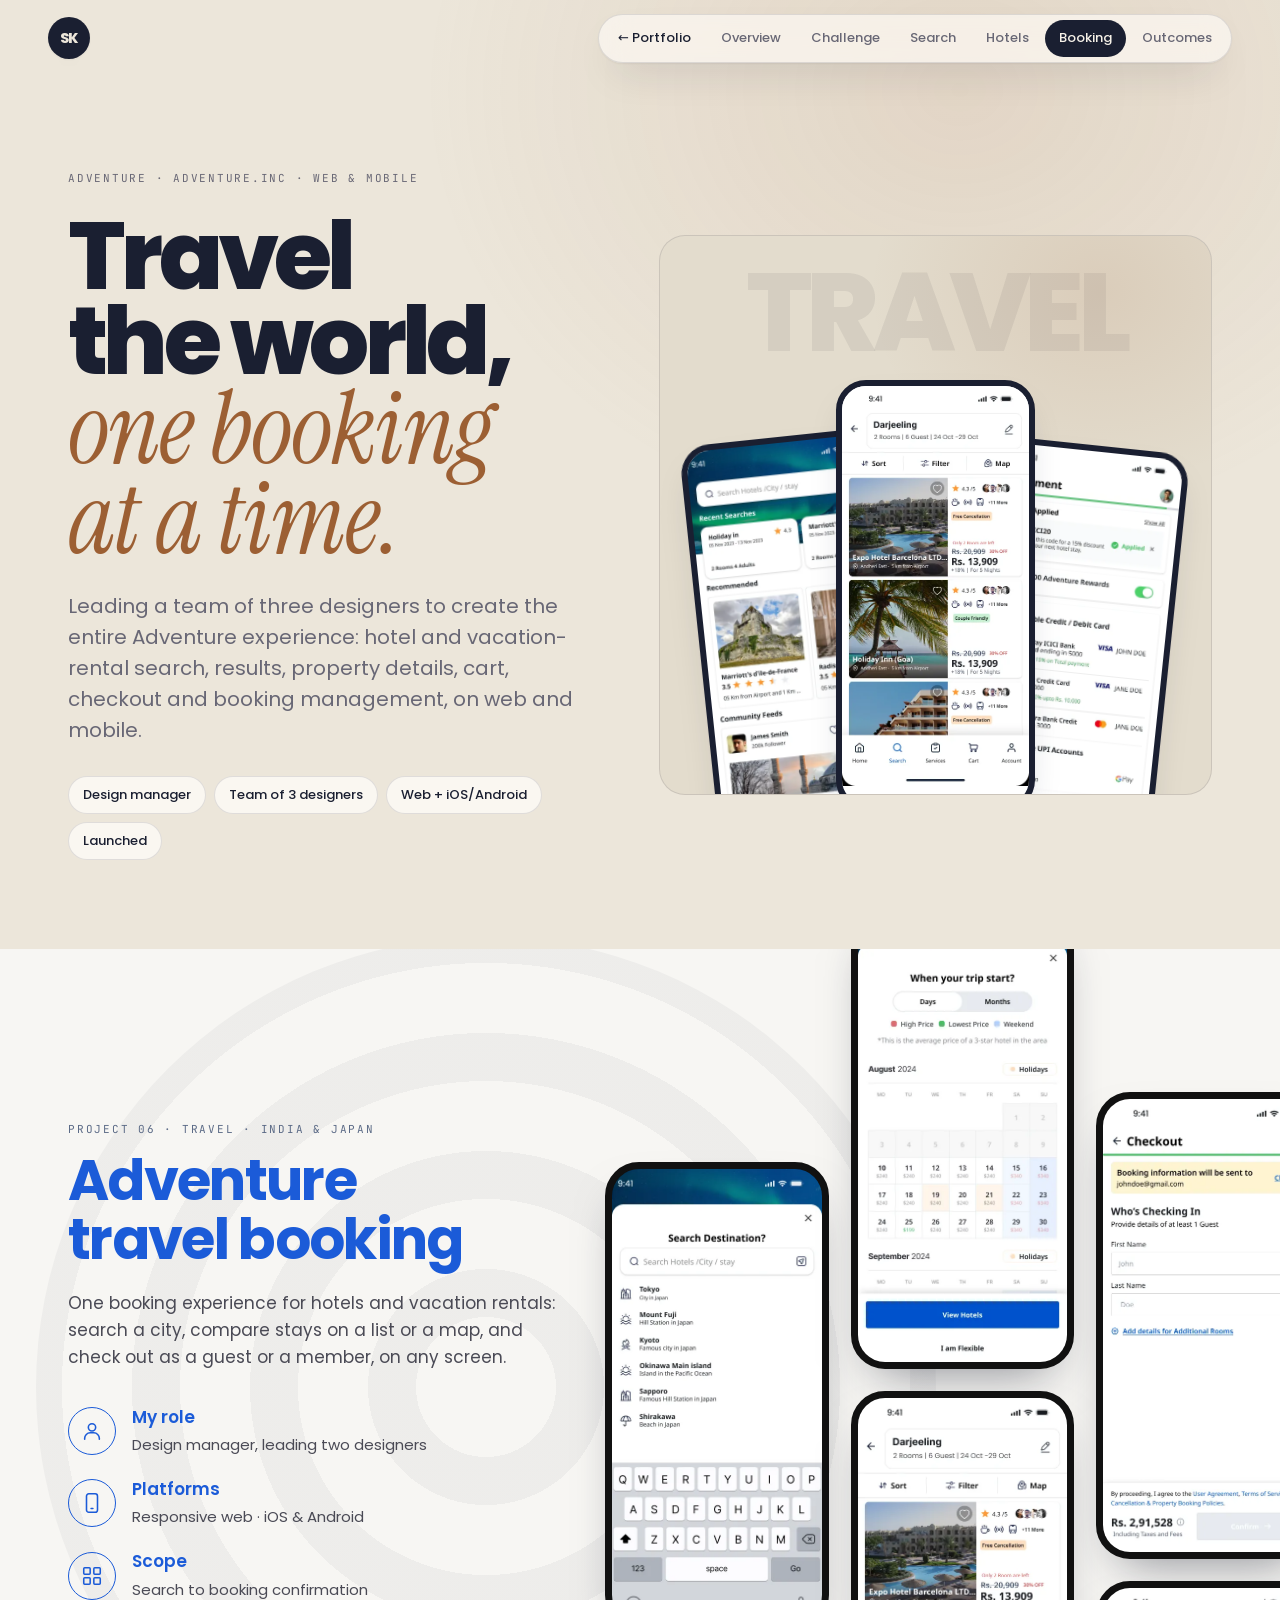
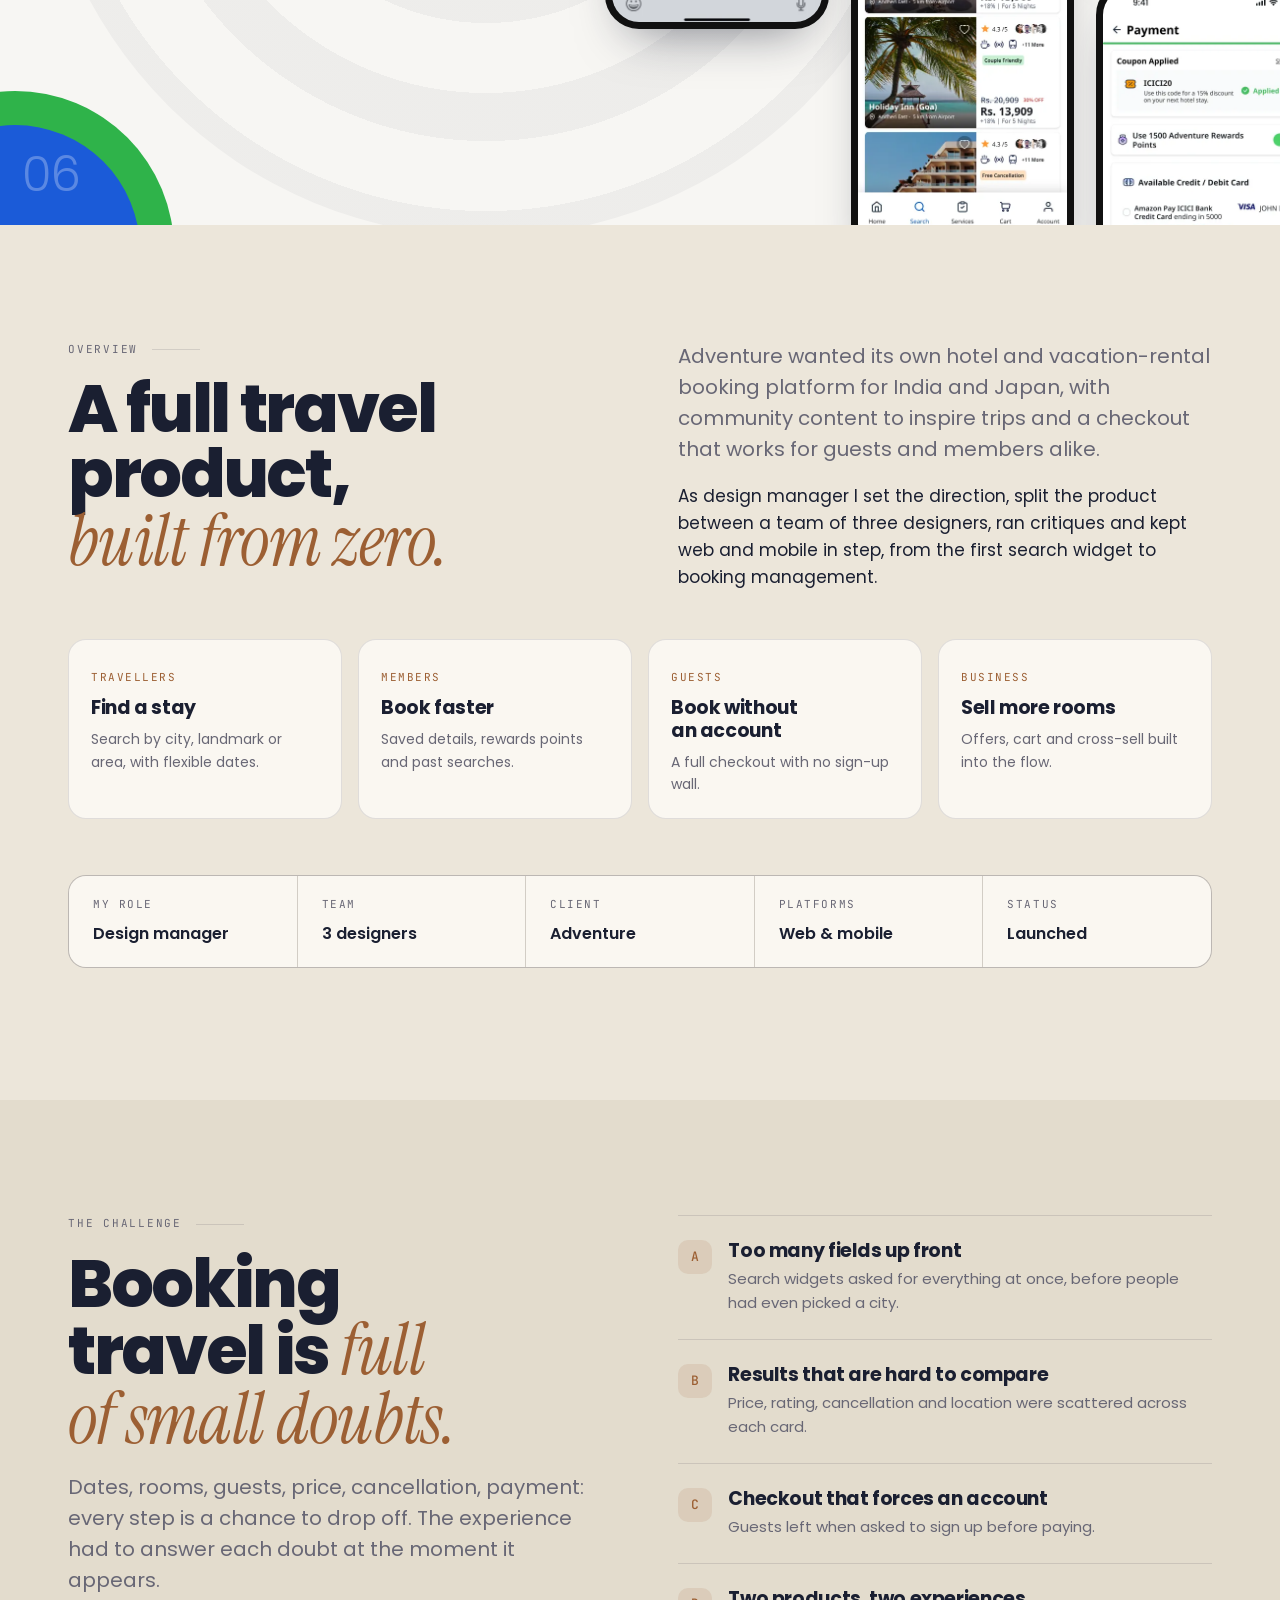
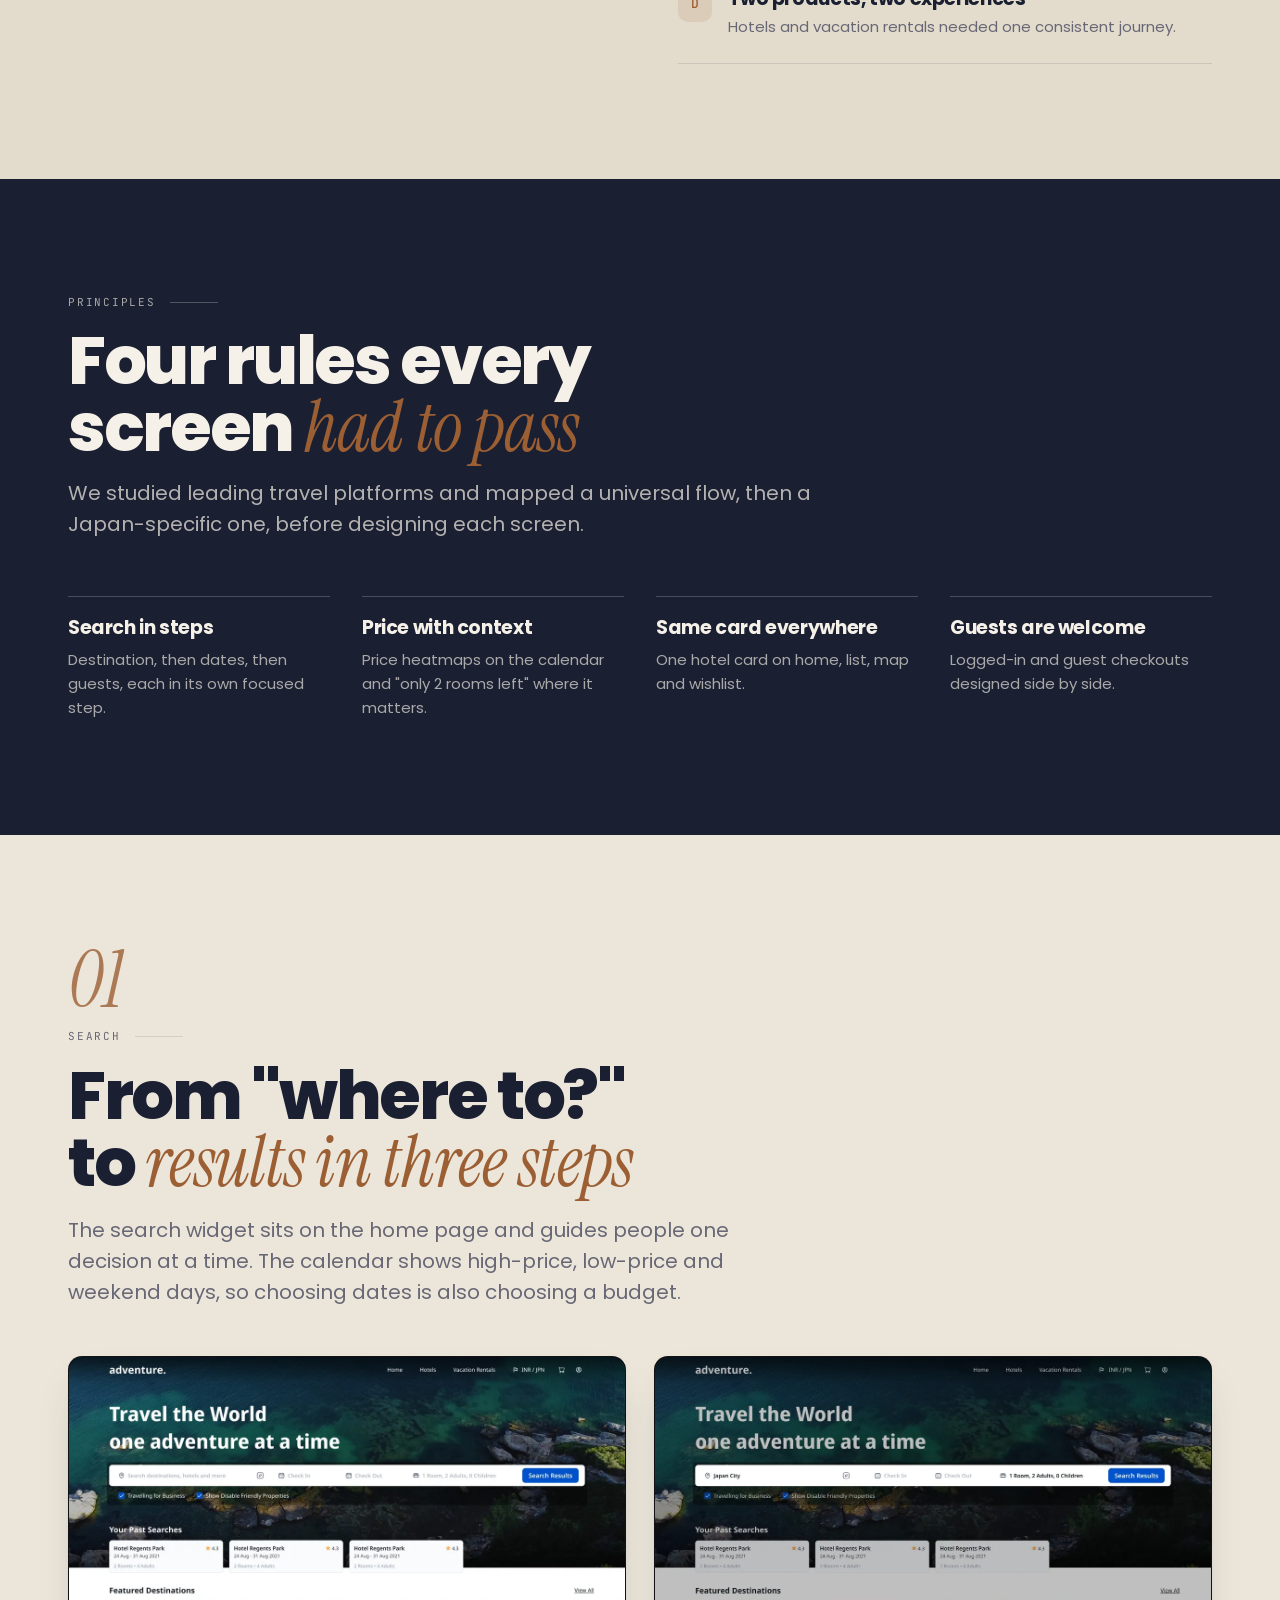
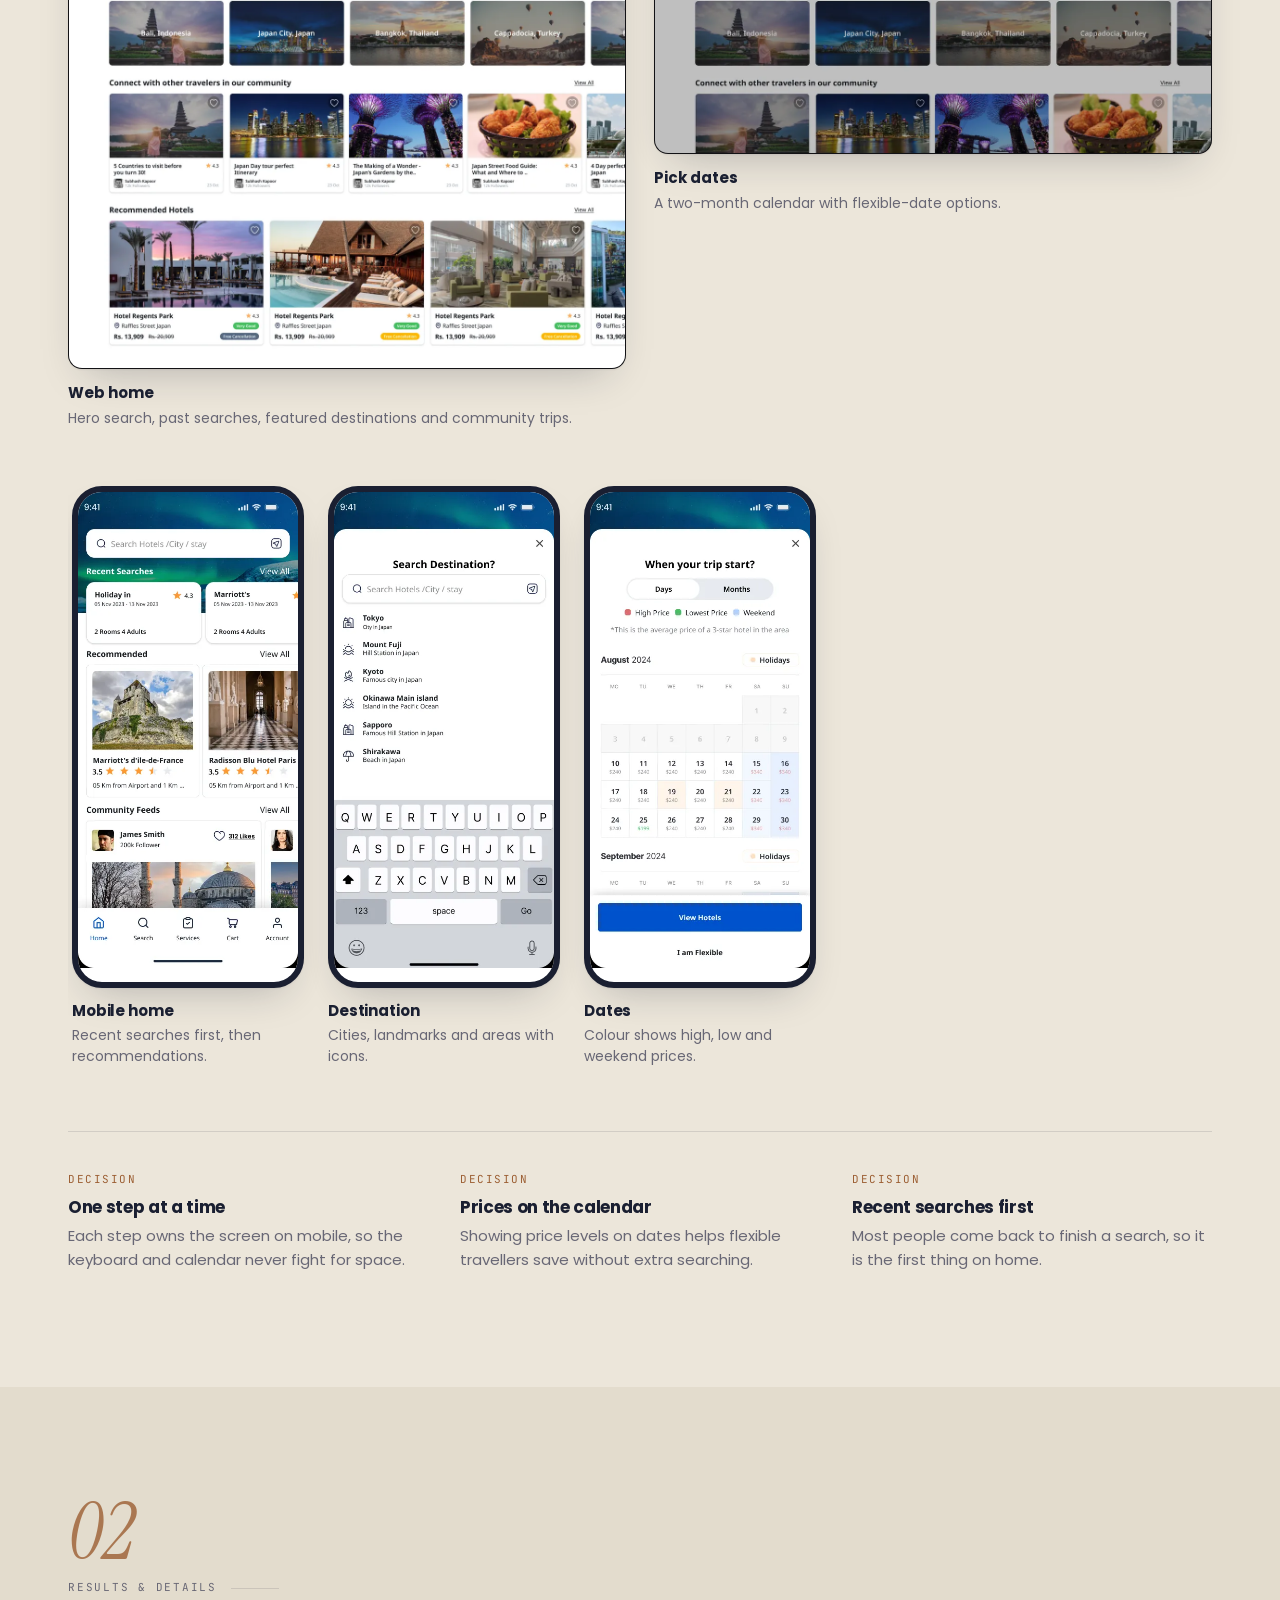
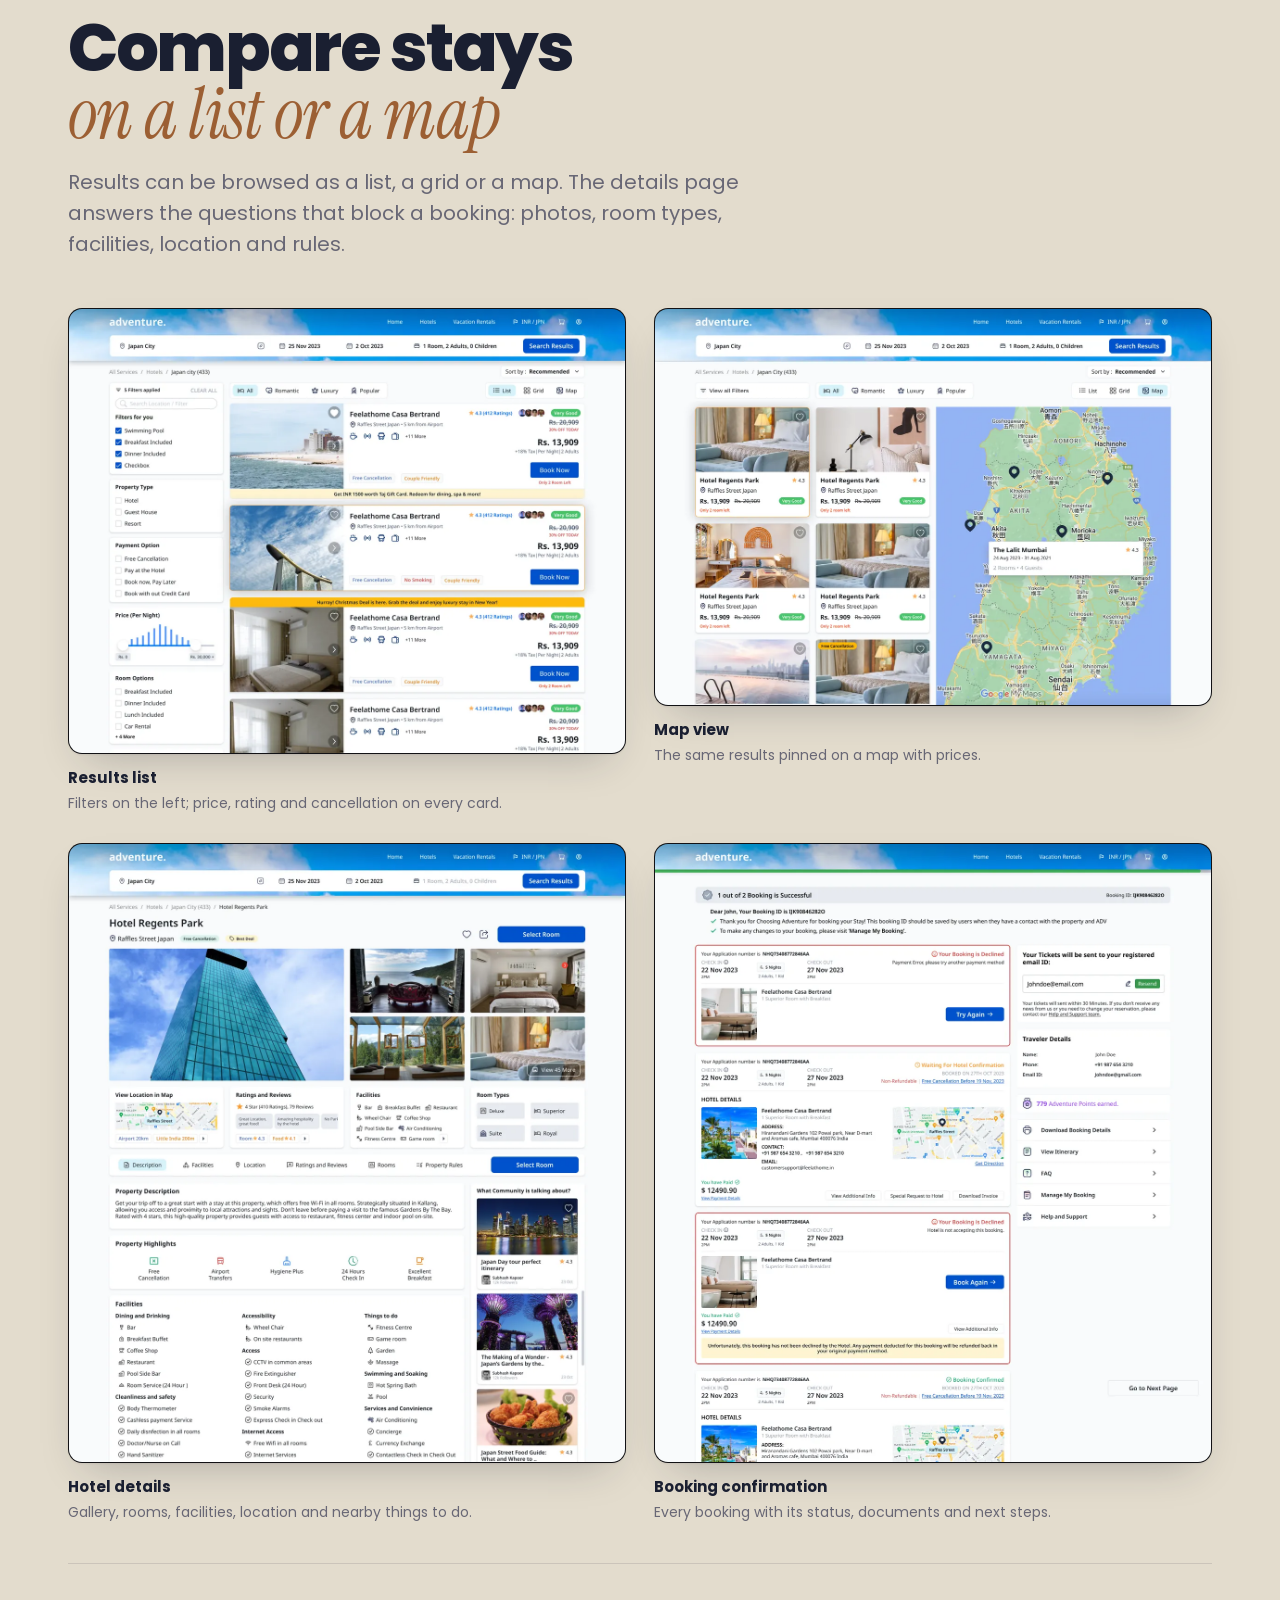
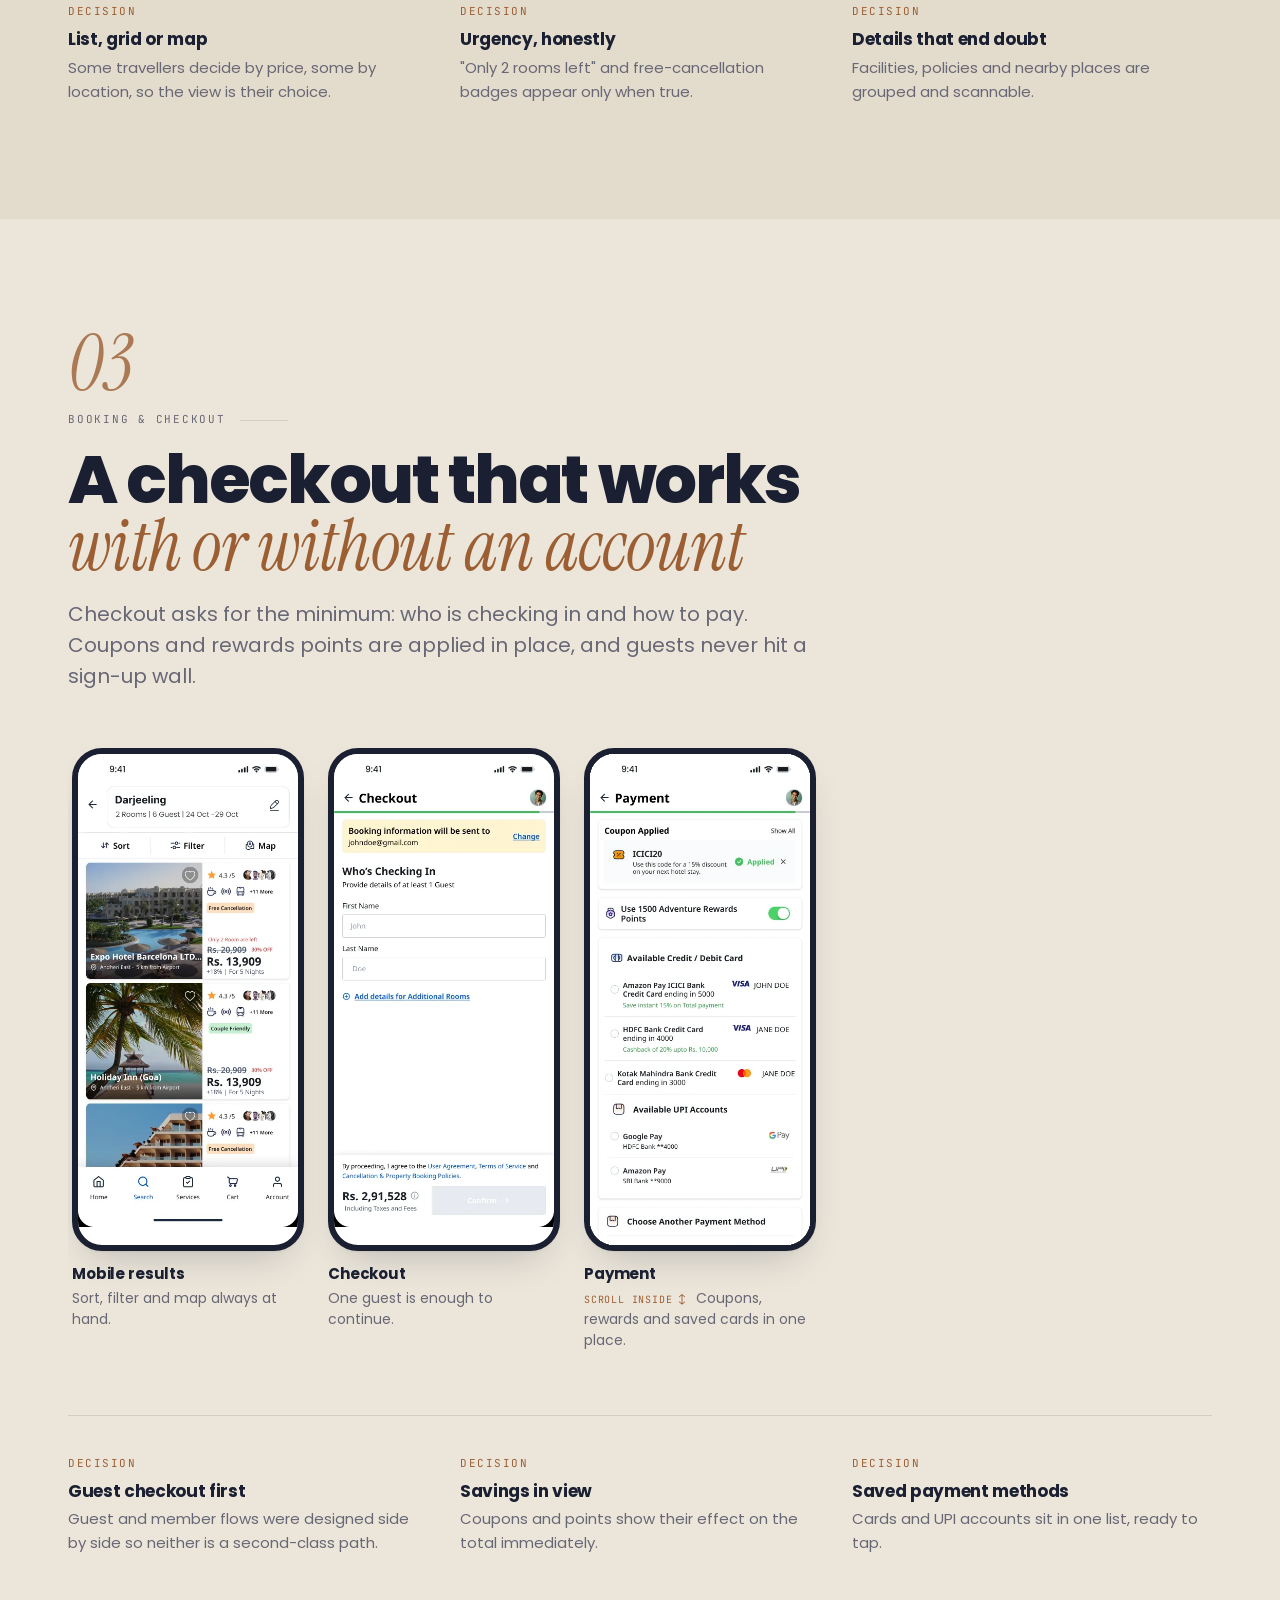
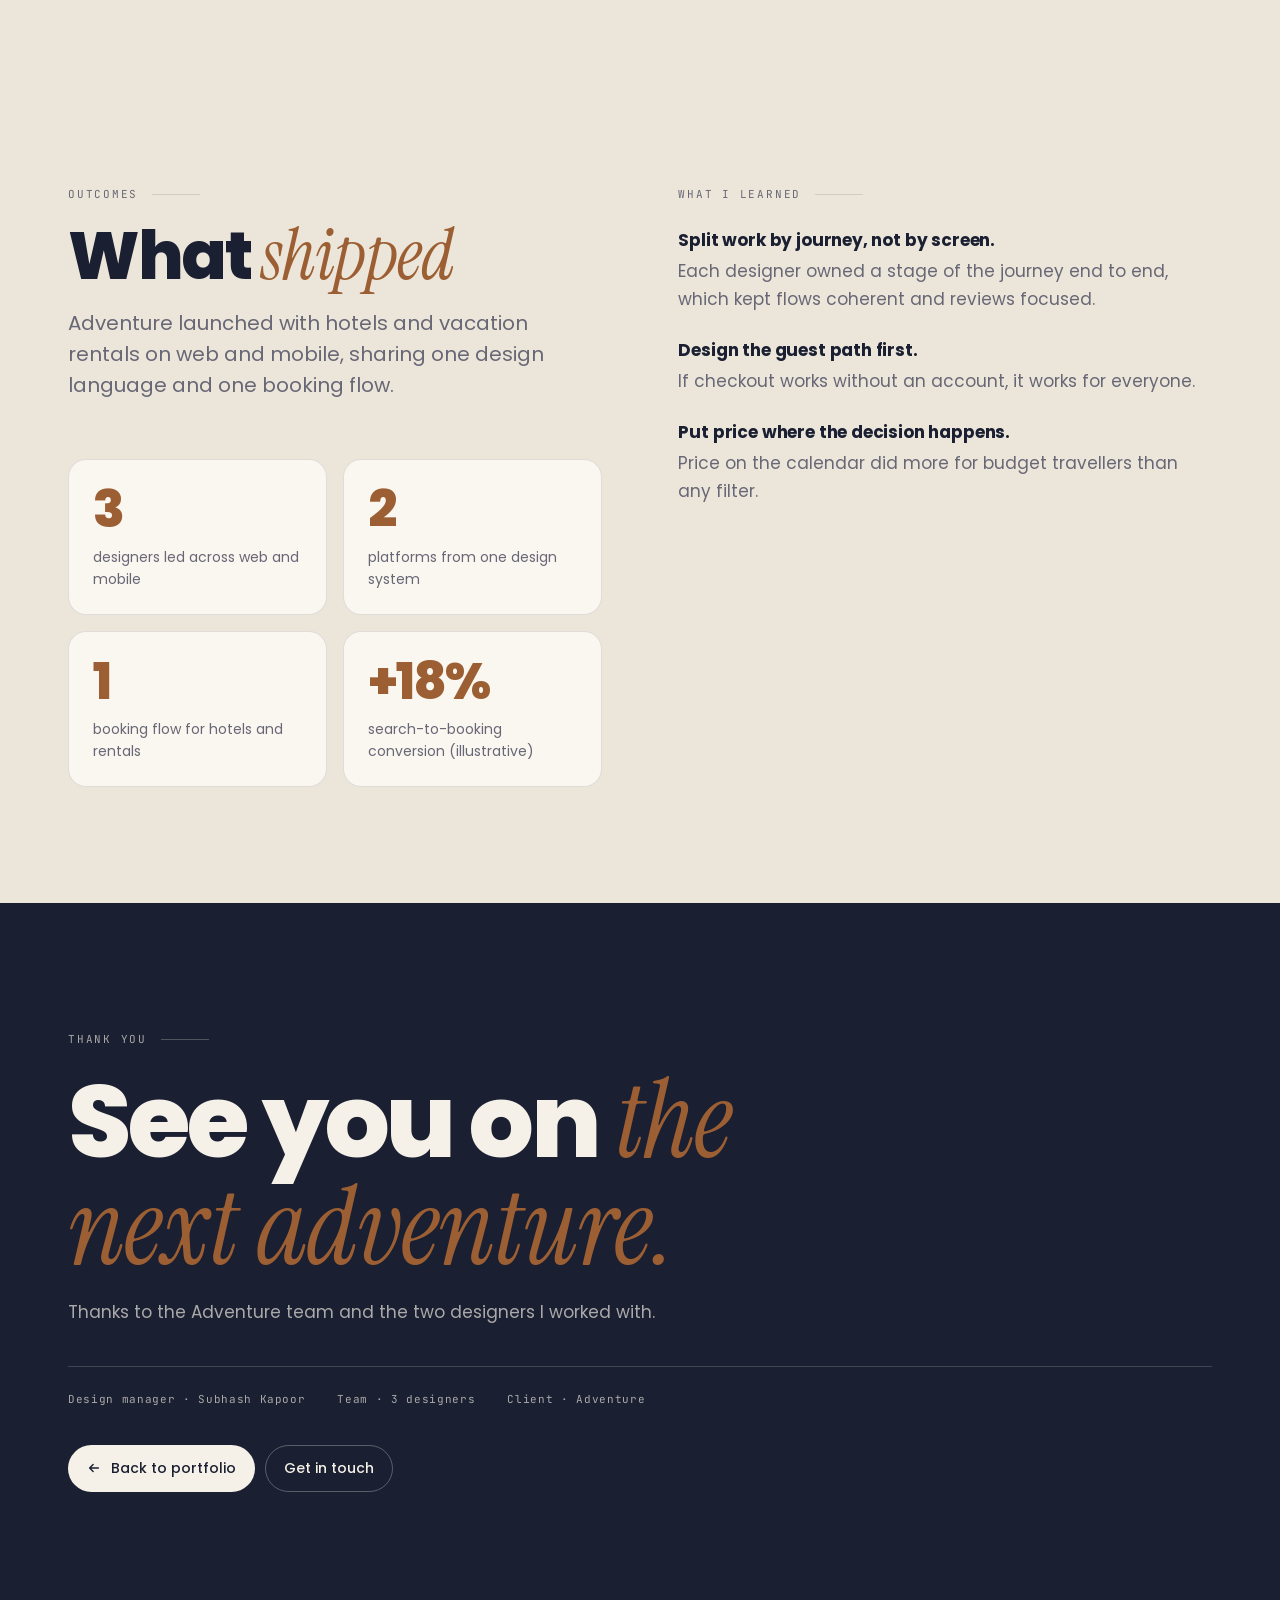
<file: adventure.html>
<!doctype html>
<html lang="en">
<head>
  <meta charset="utf-8">
  <meta name="viewport" content="width=device-width,initial-scale=1,viewport-fit=cover">
  <meta name="description" content="Case study: designing the Adventure hotel and vacation-rental booking experience on web and mobile, from search to checkout.">
  <style>html{color-scheme:light}body{margin:0}img{max-width:100%}</style>
  <title>Adventure Travel Case Study · Subhash Kapoor</title>
  <link rel="preconnect" href="https://fonts.googleapis.com">
  <link rel="preconnect" href="https://fonts.gstatic.com" crossorigin>
  <link rel="stylesheet" href="https://fonts.googleapis.com/css2?family=Poppins:wght@400;500;600;700;800&family=Instrument+Serif:ital@0;1&family=JetBrains+Mono:wght@400;500&display=swap">
  <link rel="stylesheet" href="sukoon.css">
  <style>
    .fan::before{content:"TRAVEL"}
    /* Showcase intro (project-title style) */
    .showcase{position:relative;overflow:hidden;background:#F7F6F3;color:#1A1F31;padding-block:clamp(64px,8vw,104px) clamp(120px,12vw,170px)}
    .showcase .wrap{display:grid;grid-template-columns:minmax(0,.9fr) minmax(0,1.1fr);gap:40px;align-items:center;position:relative;z-index:1}
    .showcase .rings{position:absolute;left:38%;top:50%;width:900px;height:900px;transform:translate(-50%,-50%);border-radius:50%;
      background:repeating-radial-gradient(circle,transparent 0 70px,rgba(26,31,49,.045) 70px 118px);pointer-events:none}
    .showcase .arc{position:absolute;left:-110px;bottom:-150px;width:250px;height:250px;border-radius:50%;background:#1B5BD8;box-shadow:0 0 0 34px #2FB34A;pointer-events:none}
    .showcase .num{position:absolute;left:22px;bottom:12px;font-size:48px;font-weight:300;color:rgba(255,255,255,.28);letter-spacing:-.02em;z-index:1}
    .showcase .kicker{font-family:var(--f-mono);font-size:11px;letter-spacing:.16em;text-transform:uppercase;color:#5B6A86}
    .showcase h2{font-size:clamp(34px,4.4vw,56px);font-weight:700;color:#1B5BD8;letter-spacing:-.03em;line-height:1.05;margin-top:14px}
    .showcase .sum{font-size:17px;line-height:1.6;color:#4A4A55;margin-top:20px;max-width:46ch}
    .showcase .meta{display:grid;gap:18px;margin-top:32px}
    .showcase .meta>div{display:flex;gap:16px;align-items:center}
    .showcase .meta .ic{width:48px;height:48px;flex:none;border-radius:50%;border:1.5px solid #1B5BD8;display:grid;place-items:center;color:#1B5BD8}
    .showcase .meta .ic svg{width:22px;height:22px;fill:none;stroke:currentColor;stroke-width:1.7;stroke-linecap:round;stroke-linejoin:round}
    .showcase .meta b{display:block;font-size:17px;color:#1B5BD8;font-weight:600}
    .showcase .meta span{font-size:15px;color:#4A4A55}
    .collage{display:grid;grid-template-columns:repeat(3,minmax(0,1fr));gap:22px;height:620px;margin-right:calc(-1 * var(--gutter) - 60px)}
    .collage .col{display:flex;flex-direction:column;gap:22px}
    .collage .col:nth-child(1){padding-top:110px}
    .collage .col:nth-child(2){margin-top:-150px}
    .collage .col:nth-child(3){padding-top:40px}
    .collage .pf{border:7px solid #111;border-radius:34px;overflow:hidden;background:#111;box-shadow:0 24px 50px -24px rgba(26,31,49,.55);aspect-ratio:393/820;flex:none}
    .collage .pf img{display:block;width:100%;height:100%;object-fit:cover;object-position:top}
    @media (max-width:860px){.showcase .wrap{grid-template-columns:1fr}.collage{height:460px;margin-right:calc(-1 * var(--gutter) - 40px)}}
    .webs{display:grid;grid-template-columns:repeat(2,minmax(0,1fr));gap:28px;margin-top:48px}
    .web{margin:0;display:flex;flex-direction:column;gap:12px;min-width:0}
    .web .win{border-radius:14px;overflow:hidden;border:1px solid var(--line);box-shadow:var(--shadow);background:#111}
    .web .win img{display:block;width:100%;height:auto}
    .web .win.tall{max-height:min(70vh,620px);overflow-y:auto;scrollbar-width:thin}
    .ph-web{display:none}
    .web figcaption{font-size:14px;color:var(--muted)}
    .web figcaption b{display:block;color:var(--ink);font-weight:700;font-size:15px;margin-bottom:2px}
    .roles{display:grid;grid-template-columns:repeat(4,minmax(0,1fr));gap:16px;margin-top:48px}
    .roles>div{background:var(--surface);border:1px solid var(--line);border-radius:var(--r-md);padding:22px;min-width:0}
    .roles span{font-family:var(--f-mono);font-size:11px;letter-spacing:.14em;text-transform:uppercase;color:var(--accent)}
    .roles h3{margin-top:8px}.roles p{font-size:14px;color:var(--muted);margin-top:8px}
    @media (max-width:860px){.webs,.roles{grid-template-columns:1fr}}
  </style>
  <style>
    .ph-box{margin-top:40px;display:grid;grid-template-columns:repeat(3,minmax(0,1fr));gap:16px}
    .ph-box>div{border:2px dashed var(--line);border-radius:var(--r-md);padding:24px;background:var(--surface)}
    .ph-box .n{font-size:clamp(34px,4vw,48px);font-weight:800;letter-spacing:-.04em;color:var(--accent)}
    .ph-box p{font-size:14px;color:var(--muted);margin-top:6px}
    .todo{display:inline-block;font-family:var(--f-mono);font-size:10px;letter-spacing:.1em;padding:3px 8px;border-radius:999px;background:var(--accent-soft);color:var(--accent);margin-left:8px;vertical-align:middle}
    @media (max-width:860px){.ph-box{grid-template-columns:1fr}}
  </style>
</head>
<body>
<a class="skip" href="#main">Skip to content</a>
<header class="top">
  <a class="mark" href="index.html" aria-label="Back to portfolio">SK</a>
  <nav class="pill" aria-label="Case study sections"><a href="index.html#work" class="back">&larr; Portfolio</a><a href="#overview" data-s="overview">Overview</a><a href="#challenge" data-s="challenge">Challenge</a><a href="#search" data-s="search">Search</a><a href="#stay" data-s="stay">Hotels</a><a href="#book" data-s="book">Booking</a><a href="#outcomes" data-s="outcomes">Outcomes</a></nav>
</header>
<main id="main">
  <header class="sk-hero">
    <div class="wrap">
      <div>
        <div class="brandmark"><span>Adventure · adventure.inc · Web &amp; mobile</span></div>
        <h1>Travel the world, <em>one booking at a time.</em></h1>
        <p class="lede">Leading a team of three designers to create the entire Adventure experience: hotel and vacation-rental search, results, property details, cart, checkout and booking management, on web and mobile.</p>
        <div class="hero-meta"><span class="chip">Design manager</span><span class="chip">Team of 3 designers</span><span class="chip">Web + iOS/Android</span><span class="chip">Launched</span></div>
      </div>
      <div class="fan" aria-label="Three key screens"><figure class="ph"><div class="scr"><img src="img/adventure/m-home.webp" alt="Mobile home with recent searches"></div></figure><figure class="ph"><div class="scr"><img src="img/adventure/m-list.webp" alt="Hotel results"></div></figure><figure class="ph"><div class="scr"><img src="img/adventure/m-pay.webp" alt="Payment"></div></figure></div>
    </div>
  </header>
  
  <section class="showcase" aria-label="Project summary">
    <div class="rings" aria-hidden="true"></div><div class="arc" aria-hidden="true"></div><span class="num" aria-hidden="true">06</span>
    <div class="wrap">
      <div>
        <div class="kicker">Project 06 · Travel · India &amp; Japan</div>
        <h2>Adventure travel booking</h2>
        <p class="sum">One booking experience for hotels and vacation rentals: search a city, compare stays on a list or a map, and check out as a guest or a member, on any screen.</p>
        <div class="meta"><div><span class="ic"><svg viewBox="0 0 24 24"><circle cx="12" cy="8" r="4"/><path d="M4 21v-1a6 6 0 0 1 6-6h4a6 6 0 0 1 6 6v1"/></svg></span><div><b>My role</b><span>Design manager, leading two designers</span></div></div><div><span class="ic"><svg viewBox="0 0 24 24"><rect x="6" y="2" width="12" height="20" rx="2.5"/><path d="M11 18h2"/></svg></span><div><b>Platforms</b><span>Responsive web · iOS &amp; Android</span></div></div><div><span class="ic"><svg viewBox="0 0 24 24"><rect x="3" y="3" width="7" height="7" rx="1"/><rect x="14" y="3" width="7" height="7" rx="1"/><rect x="3" y="14" width="7" height="7" rx="1"/><rect x="14" y="14" width="7" height="7" rx="1"/></svg></span><div><b>Scope</b><span>Search to booking confirmation</span></div></div></div>
      </div>
      <div class="collage" aria-hidden="true"><div class="col"><div class="pf"><img src="img/adventure/m-search.webp" alt=""></div></div><div class="col"><div class="pf"><img src="img/adventure/m-dates.webp" alt=""></div><div class="pf"><img src="img/adventure/m-list.webp" alt=""></div></div><div class="col"><div class="pf"><img src="img/adventure/m-confirm.webp" alt=""></div><div class="pf"><img src="img/adventure/m-pay.webp" alt=""></div></div></div>
    </div>
  </section>
  <section id="overview">
    <div class="wrap two">
      <div class="stack"><div class="eyebrow">Overview</div><h2>A full travel product, <em>built from zero.</em></h2></div>
      <div class="stack"><p class="lede">Adventure wanted its own hotel and vacation-rental booking platform for India and Japan, with community content to inspire trips and a checkout that works for guests and members alike.</p><p>As design manager I set the direction, split the product between a team of three designers, ran critiques and kept web and mobile in step, from the first search widget to booking management.</p></div>
    </div>
    <div class="wrap">
      <div class="roles"><div><span>Travellers</span><h3>Find a stay</h3><p>Search by city, landmark or area, with flexible dates.</p></div><div><span>Members</span><h3>Book faster</h3><p>Saved details, rewards points and past searches.</p></div><div><span>Guests</span><h3>Book without an account</h3><p>A full checkout with no sign-up wall.</p></div><div><span>Business</span><h3>Sell more rooms</h3><p>Offers, cart and cross-sell built into the flow.</p></div></div>
      <dl class="snap"><div><dt>My role</dt><dd>Design manager</dd></div><div><dt>Team</dt><dd>3 designers</dd></div><div><dt>Client</dt><dd>Adventure</dd></div><div><dt>Platforms</dt><dd>Web &amp; mobile</dd></div><div><dt>Status</dt><dd>Launched</dd></div></dl>
    </div>
  </section>
  <section id="challenge" class="alt">
    <div class="wrap two">
      <div class="stack"><div class="eyebrow">The challenge</div><h2>Booking travel is <em>full of small doubts.</em></h2><p class="lede">Dates, rooms, guests, price, cancellation, payment: every step is a chance to drop off. The experience had to answer each doubt at the moment it appears.</p></div>
      <div class="pains"><div class="pain"><span class="k">A</span><div><h3>Too many fields up front</h3><p>Search widgets asked for everything at once, before people had even picked a city.</p></div></div><div class="pain"><span class="k">B</span><div><h3>Results that are hard to compare</h3><p>Price, rating, cancellation and location were scattered across each card.</p></div></div><div class="pain"><span class="k">C</span><div><h3>Checkout that forces an account</h3><p>Guests left when asked to sign up before paying.</p></div></div><div class="pain"><span class="k">D</span><div><h3>Two products, two experiences</h3><p>Hotels and vacation rentals needed one consistent journey.</p></div></div></div>
    </div>
  </section>
  <section id="principles" class="band">
    <div class="wrap">
      <div class="eyebrow">Principles</div>
      <h2 style="margin-top:16px;max-width:22ch">Four rules every screen <em>had to pass</em></h2>
      <p class="lede" style="margin-top:16px;color:color-mix(in srgb,var(--on-ink) 70%,transparent)">We studied leading travel platforms and mapped a universal flow, then a Japan-specific one, before designing each screen.</p>
      <div class="principles"><div><h3>Search in steps</h3><p>Destination, then dates, then guests, each in its own focused step.</p></div><div><h3>Price with context</h3><p>Price heatmaps on the calendar and "only 2 rooms left" where it matters.</p></div><div><h3>Same card everywhere</h3><p>One hotel card on home, list, map and wishlist.</p></div><div><h3>Guests are welcome</h3><p>Logged-in and guest checkouts designed side by side.</p></div></div>
      
    </div>
  </section>
  <section id="search">
    <div class="wrap">
      <div class="chapter-head"><span class="chapter-num" aria-hidden="true">01</span>
        <div class="stack"><div class="eyebrow">Search</div><h2>From "where to?" to <em>results in three steps</em></h2>
        <p class="lede">The search widget sits on the home page and guides people one decision at a time. The calendar shows high-price, low-price and weekend days, so choosing dates is also choosing a budget.</p></div></div>
      <div class="webs"><figure class="web"><div class="win tall" tabindex="0"><img src="img/adventure/w-home.webp" alt="Web home with search widget" loading="lazy"></div><figcaption><b>Web home</b>Hero search, past searches, featured destinations and community trips.</figcaption></figure><figure class="web"><div class="win" ><img src="img/adventure/w-dates.webp" alt="Date picker" loading="lazy"></div><figcaption><b>Pick dates</b>A two-month calendar with flexible-date options.</figcaption></figure></div><div class="rail-wrap rail" tabindex="0" aria-label="Mobile search screens"><figure class="ph"><div class="scr" ><img src="img/adventure/m-home.webp" alt="Mobile home" loading="lazy"></div><figcaption><b>Mobile home</b>Recent searches first, then recommendations.</figcaption></figure><figure class="ph"><div class="scr" ><img src="img/adventure/m-search.webp" alt="Search destination" loading="lazy"></div><figcaption><b>Destination</b>Cities, landmarks and areas with icons.</figcaption></figure><figure class="ph"><div class="scr" ><img src="img/adventure/m-dates.webp" alt="Date picker with price colours" loading="lazy"></div><figcaption><b>Dates</b>Colour shows high, low and weekend prices.</figcaption></figure></div><div class="decisions"><div><span class="tag">Decision</span><h3>One step at a time</h3><p>Each step owns the screen on mobile, so the keyboard and calendar never fight for space.</p></div><div><span class="tag">Decision</span><h3>Prices on the calendar</h3><p>Showing price levels on dates helps flexible travellers save without extra searching.</p></div><div><span class="tag">Decision</span><h3>Recent searches first</h3><p>Most people come back to finish a search, so it is the first thing on home.</p></div></div>
    </div>
  </section>
  <section id="stay" class="alt">
    <div class="wrap">
      <div class="chapter-head"><span class="chapter-num" aria-hidden="true">02</span>
        <div class="stack"><div class="eyebrow">Results &amp; details</div><h2>Compare stays <em>on a list or a map</em></h2>
        <p class="lede">Results can be browsed as a list, a grid or a map. The details page answers the questions that block a booking: photos, room types, facilities, location and rules.</p></div></div>
      <div class="webs"><figure class="web"><div class="win" ><img src="img/adventure/w-list.webp" alt="Search results list with filters" loading="lazy"></div><figcaption><b>Results list</b>Filters on the left; price, rating and cancellation on every card.</figcaption></figure><figure class="web"><div class="win" ><img src="img/adventure/w-map.webp" alt="Results on a map" loading="lazy"></div><figcaption><b>Map view</b>The same results pinned on a map with prices.</figcaption></figure><figure class="web"><div class="win tall" tabindex="0"><img src="img/adventure/w-detail.webp" alt="Hotel details page" loading="lazy"></div><figcaption><b>Hotel details</b>Gallery, rooms, facilities, location and nearby things to do.</figcaption></figure><figure class="web"><div class="win tall" tabindex="0"><img src="img/adventure/w-confirm.webp" alt="Booking confirmation" loading="lazy"></div><figcaption><b>Booking confirmation</b>Every booking with its status, documents and next steps.</figcaption></figure></div><div class="decisions"><div><span class="tag">Decision</span><h3>List, grid or map</h3><p>Some travellers decide by price, some by location, so the view is their choice.</p></div><div><span class="tag">Decision</span><h3>Urgency, honestly</h3><p>"Only 2 rooms left" and free-cancellation badges appear only when true.</p></div><div><span class="tag">Decision</span><h3>Details that end doubt</h3><p>Facilities, policies and nearby places are grouped and scannable.</p></div></div>
    </div>
  </section>
  <section id="book">
    <div class="wrap">
      <div class="chapter-head"><span class="chapter-num" aria-hidden="true">03</span>
        <div class="stack"><div class="eyebrow">Booking &amp; checkout</div><h2>A checkout that works <em>with or without an account</em></h2>
        <p class="lede">Checkout asks for the minimum: who is checking in and how to pay. Coupons and rewards points are applied in place, and guests never hit a sign-up wall.</p></div></div>
      <div class="rail-wrap rail" tabindex="0" aria-label="Booking screens"><figure class="ph"><div class="scr" ><img src="img/adventure/m-list.webp" alt="Mobile results" loading="lazy"></div><figcaption><b>Mobile results</b>Sort, filter and map always at hand.</figcaption></figure><figure class="ph"><div class="scr" ><img src="img/adventure/m-confirm.webp" alt="Checkout guest details" loading="lazy"></div><figcaption><b>Checkout</b>One guest is enough to continue.</figcaption></figure><figure class="ph"><div class="scr tall" tabindex="0"><img src="img/adventure/m-pay.webp" alt="Payment with coupon and points" loading="lazy"></div><figcaption><b>Payment</b><span class="scrollhint">SCROLL INSIDE ↕</span> Coupons, rewards and saved cards in one place.</figcaption></figure></div><div class="decisions"><div><span class="tag">Decision</span><h3>Guest checkout first</h3><p>Guest and member flows were designed side by side so neither is a second-class path.</p></div><div><span class="tag">Decision</span><h3>Savings in view</h3><p>Coupons and points show their effect on the total immediately.</p></div><div><span class="tag">Decision</span><h3>Saved payment methods</h3><p>Cards and UPI accounts sit in one list, ready to tap.</p></div></div>
    </div>
  </section>

  <section id="outcomes">
    <div class="wrap two">
      <div class="stack">
        <div class="eyebrow">Outcomes</div>
        <h2>What <em>shipped</em></h2>
        <p class="lede">Adventure launched with hotels and vacation rentals on web and mobile, sharing one design language and one booking flow.</p>
        <div class="outcomes" style="grid-template-columns:1fr 1fr"><div><div class="n">3</div><p>designers led across web and mobile</p></div><div><div class="n">2</div><p>platforms from one design system</p></div><div><div class="n">1</div><p>booking flow for hotels and rentals</p></div><div><div class="n">+18%</div><p>search-to-booking conversion (illustrative)</p></div></div>
      </div>
      <div class="stack"><div class="eyebrow">What I learned</div><div class="learn"><p><b>Split work by journey, not by screen.</b> Each designer owned a stage of the journey end to end, which kept flows coherent and reviews focused.</p><p><b>Design the guest path first.</b> If checkout works without an account, it works for everyone.</p><p><b>Put price where the decision happens.</b> Price on the calendar did more for budget travellers than any filter.</p></div></div>
    </div>
  </section>
</main>
<footer class="end">
  <div class="wrap">
    <div class="eyebrow">Thank you</div>
    <h2 style="margin-top:20px">See you on <em>the next adventure.</em></h2>
    <p>Thanks to the Adventure team and the two designers I worked with.</p>
    <div class="credits"><span>Design manager · Subhash Kapoor</span><span>Team · 3 designers</span><span>Client · Adventure</span></div>
    <div class="back-row"><a class="btn dark" href="index.html#work"><svg viewBox="0 0 16 16" fill="none" stroke="currentColor" stroke-width="1.6" stroke-linecap="round" stroke-linejoin="round"><path d="M13 8H3M7 4L3 8l4 4"/></svg>Back to portfolio</a><a class="btn" href="index.html#contact">Get in touch</a></div>
  </div>
</footer>
<script>
(function(){
  var links=[].slice.call(document.querySelectorAll('.pill a[data-s]'));
  var map={};links.forEach(function(a){map[a.dataset.s]=a});
  var ids=['overview', 'challenge', 'search', 'stay', 'book', 'outcomes', 'principles'];
  var group={principles:'challenge'};
  if(!('IntersectionObserver' in window))return;
  var io=new IntersectionObserver(function(es){es.forEach(function(e){if(!e.isIntersecting)return;
    var k=group[e.target.id]||e.target.id;links.forEach(function(a){a.classList.toggle('on',a===map[k])});
    var on=map[k];if(on&&matchMedia('(max-width:720px)').matches){var p=on.parentNode;p.scrollLeft=on.offsetLeft-16}
  })},{rootMargin:'-45% 0px -50% 0px'});
  ids.forEach(function(id){var el=document.getElementById(id);if(el)io.observe(el)});
})();
</script>
</body>
</html>
</file>
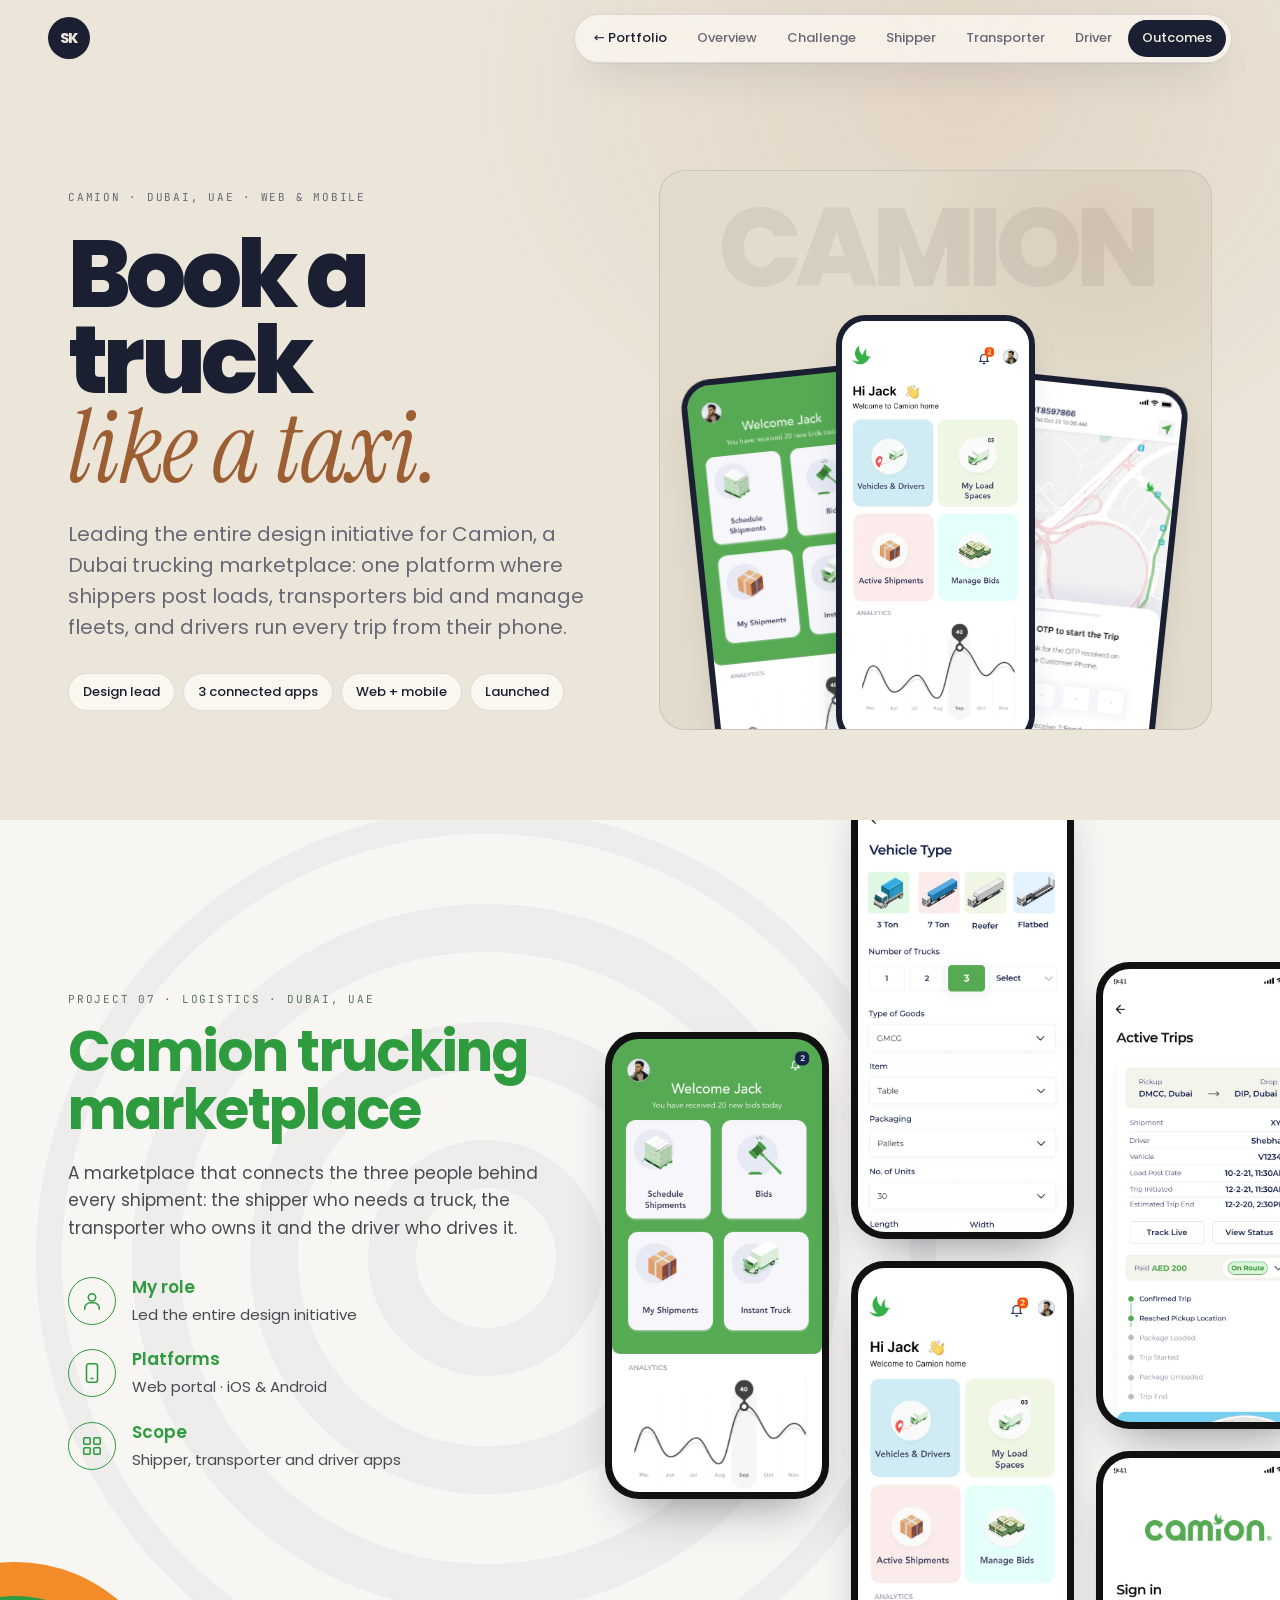
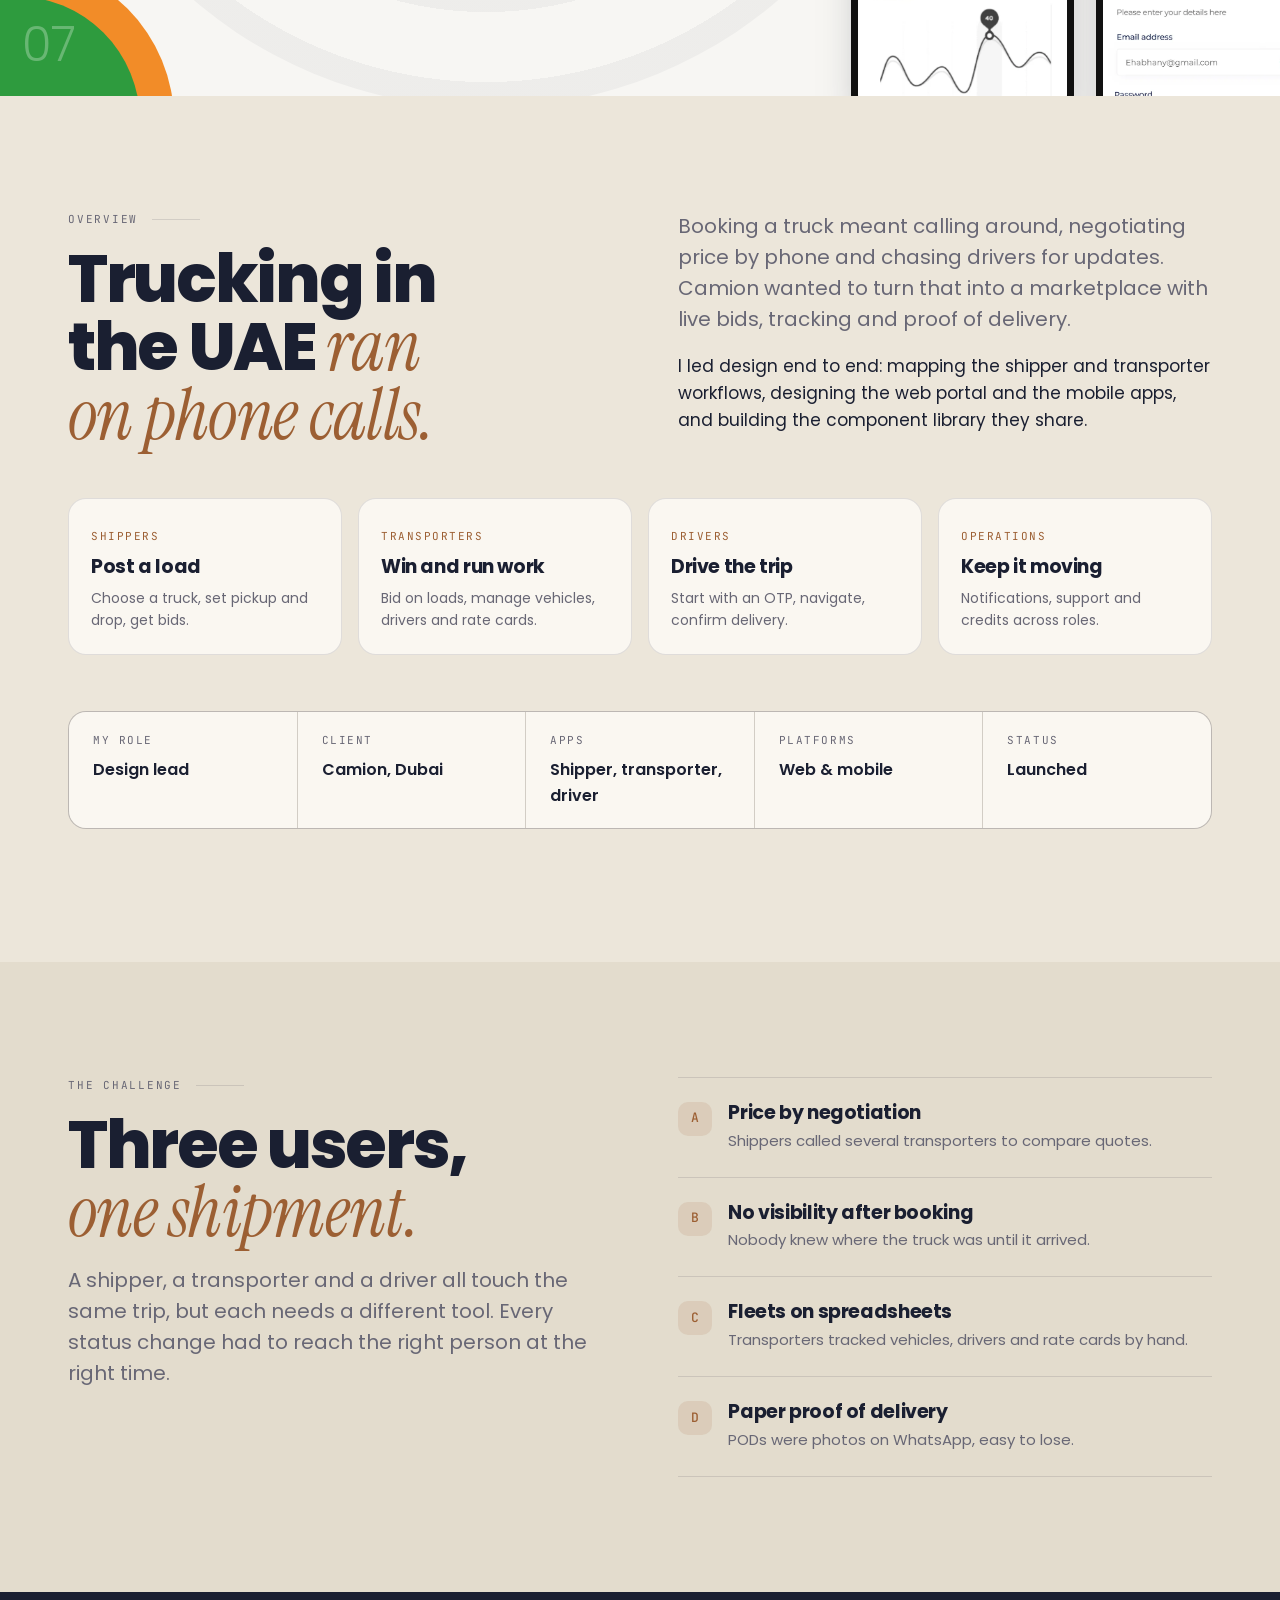
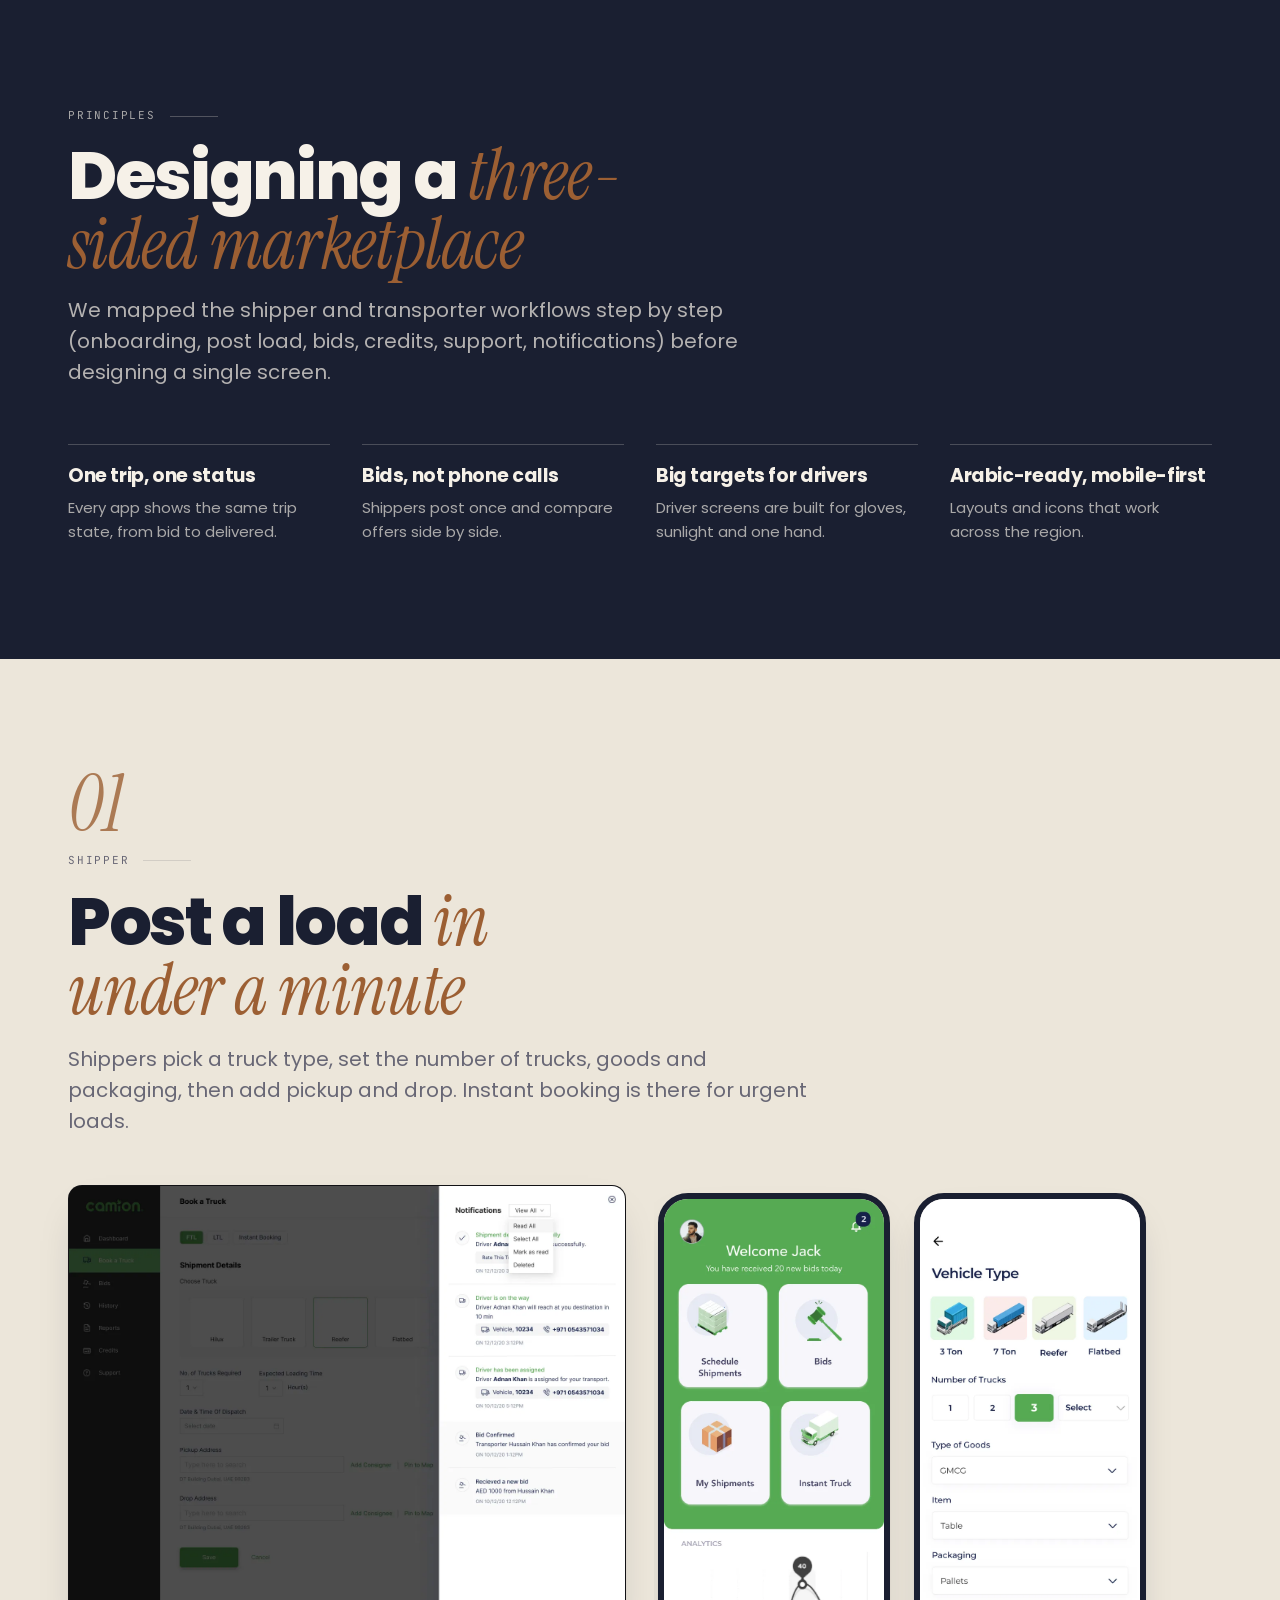
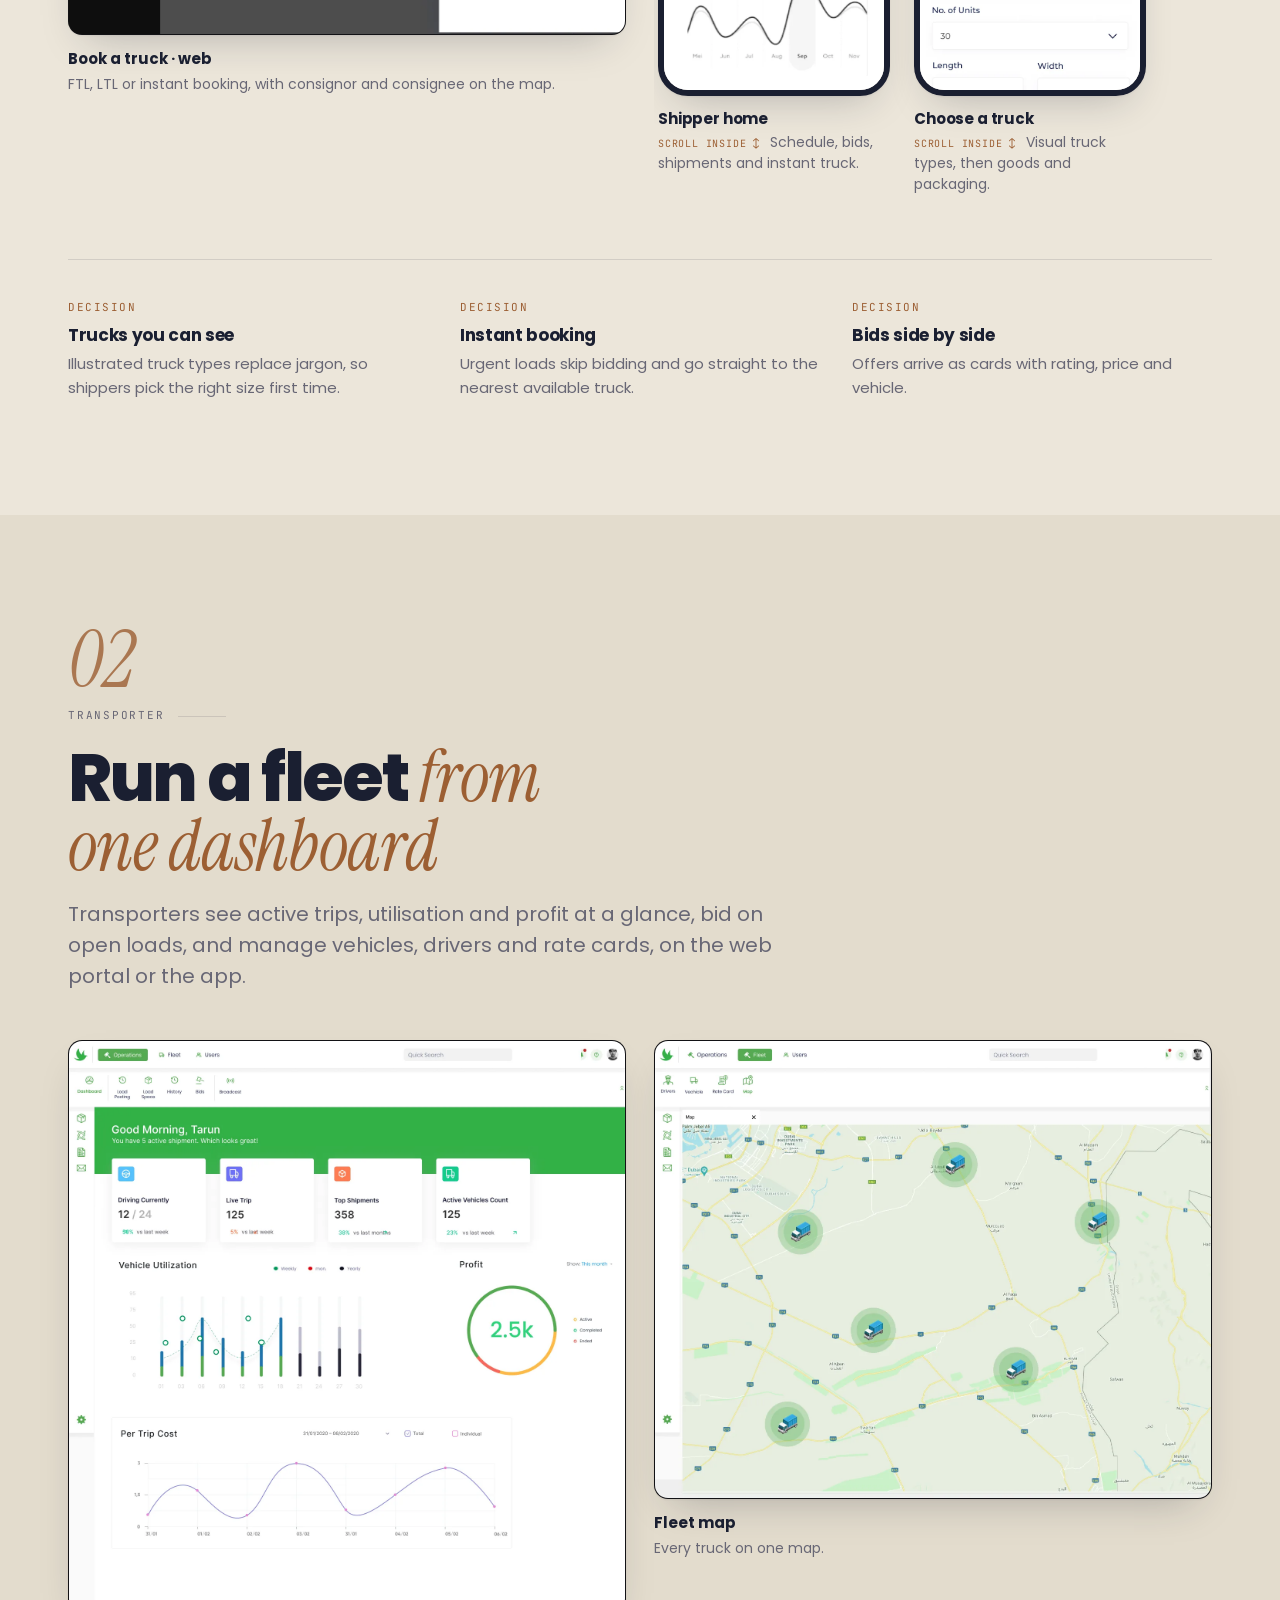
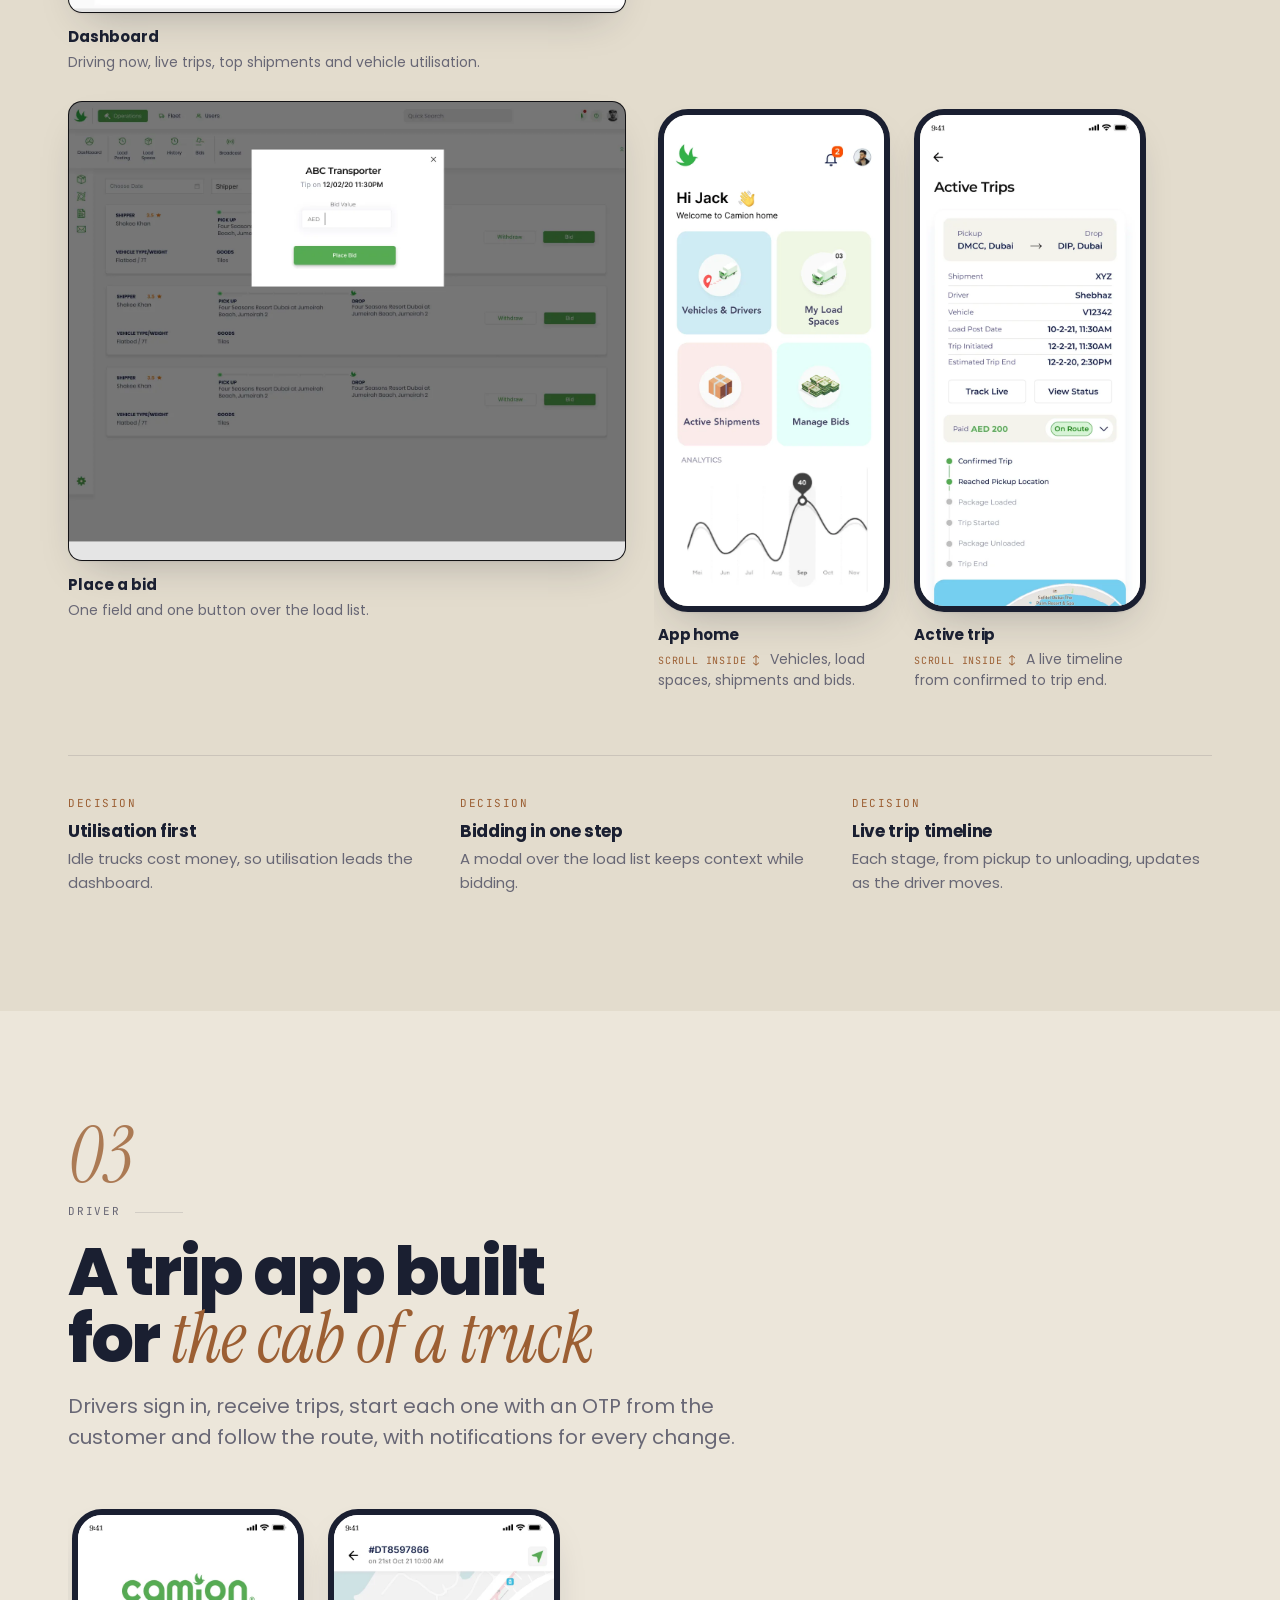
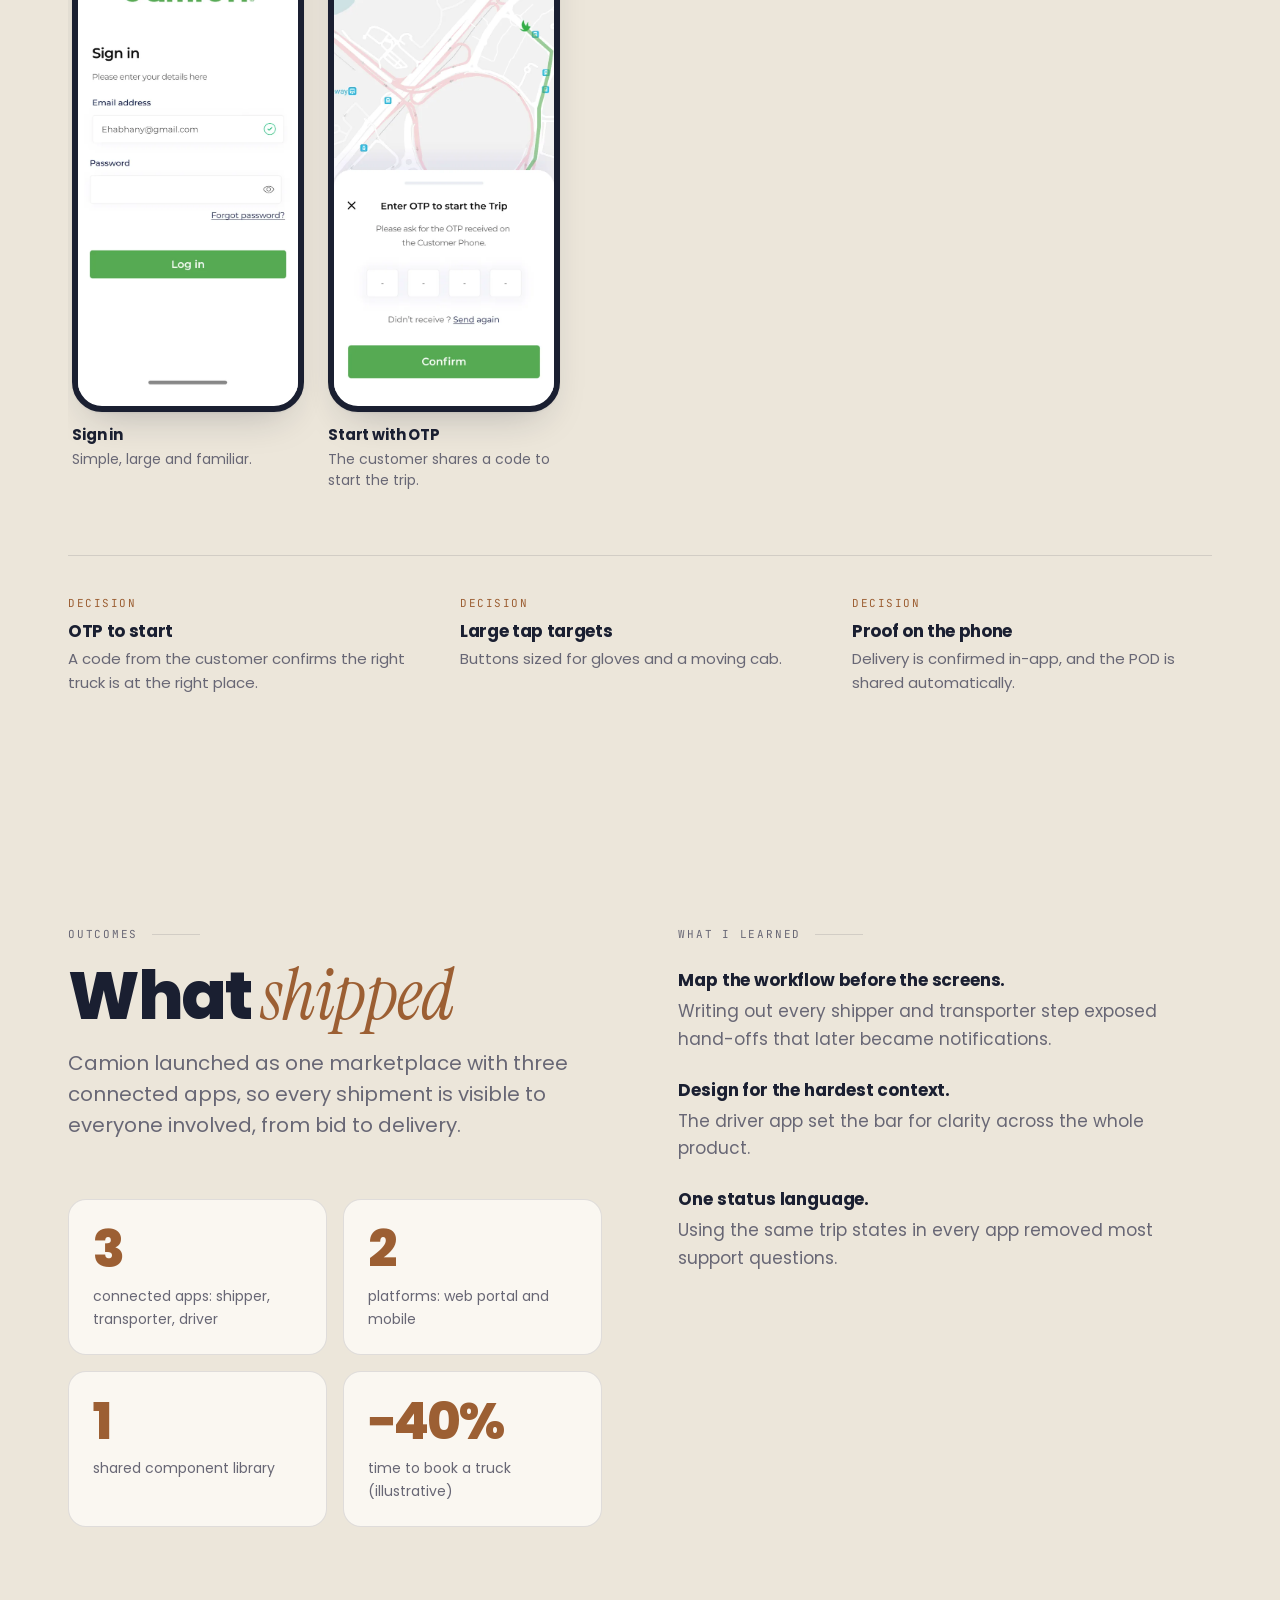
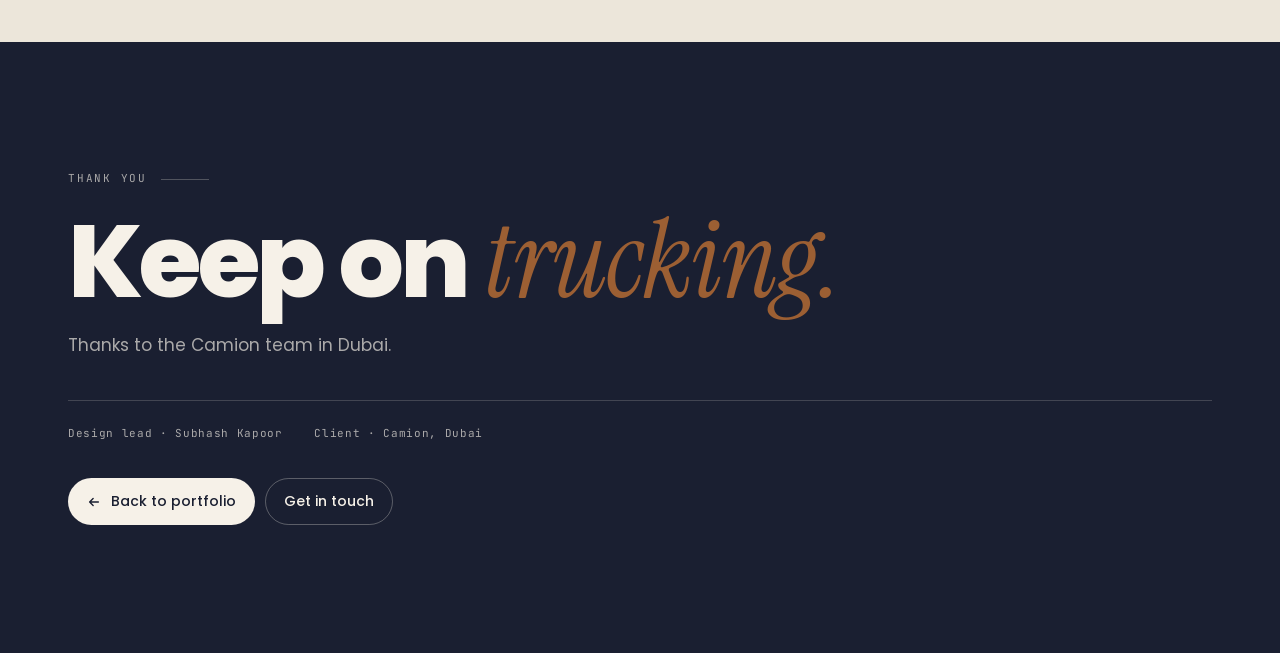
<file: camion.html>
<!doctype html>
<html lang="en">
<head>
  <meta charset="utf-8">
  <meta name="viewport" content="width=device-width,initial-scale=1,viewport-fit=cover">
  <meta name="description" content="Case study: designing Camion, a Dubai trucking marketplace for shippers, transporters and drivers, on web and mobile.">
  <style>html{color-scheme:light}body{margin:0}img{max-width:100%}</style>
  <title>Camion Logistics Case Study · Subhash Kapoor</title>
  <link rel="preconnect" href="https://fonts.googleapis.com">
  <link rel="preconnect" href="https://fonts.gstatic.com" crossorigin>
  <link rel="stylesheet" href="https://fonts.googleapis.com/css2?family=Poppins:wght@400;500;600;700;800&family=Instrument+Serif:ital@0;1&family=JetBrains+Mono:wght@400;500&display=swap">
  <link rel="stylesheet" href="sukoon.css">
  <style>
    .fan::before{content:"CAMION"}
    /* Showcase intro (project-title style) */
    .showcase{position:relative;overflow:hidden;background:#F7F6F3;color:#1A1F31;padding-block:clamp(64px,8vw,104px) clamp(120px,12vw,170px)}
    .showcase .wrap{display:grid;grid-template-columns:minmax(0,.9fr) minmax(0,1.1fr);gap:40px;align-items:center;position:relative;z-index:1}
    .showcase .rings{position:absolute;left:38%;top:50%;width:900px;height:900px;transform:translate(-50%,-50%);border-radius:50%;
      background:repeating-radial-gradient(circle,transparent 0 70px,rgba(26,31,49,.045) 70px 118px);pointer-events:none}
    .showcase .arc{position:absolute;left:-110px;bottom:-150px;width:250px;height:250px;border-radius:50%;background:#2E9B3E;box-shadow:0 0 0 34px #F28C28;pointer-events:none}
    .showcase .num{position:absolute;left:22px;bottom:12px;font-size:48px;font-weight:300;color:rgba(255,255,255,.28);letter-spacing:-.02em;z-index:1}
    .showcase .kicker{font-family:var(--f-mono);font-size:11px;letter-spacing:.16em;text-transform:uppercase;color:#5B7360}
    .showcase h2{font-size:clamp(34px,4.4vw,56px);font-weight:700;color:#2E9B3E;letter-spacing:-.03em;line-height:1.05;margin-top:14px}
    .showcase .sum{font-size:17px;line-height:1.6;color:#4A4A55;margin-top:20px;max-width:46ch}
    .showcase .meta{display:grid;gap:18px;margin-top:32px}
    .showcase .meta>div{display:flex;gap:16px;align-items:center}
    .showcase .meta .ic{width:48px;height:48px;flex:none;border-radius:50%;border:1.5px solid #2E9B3E;display:grid;place-items:center;color:#2E9B3E}
    .showcase .meta .ic svg{width:22px;height:22px;fill:none;stroke:currentColor;stroke-width:1.7;stroke-linecap:round;stroke-linejoin:round}
    .showcase .meta b{display:block;font-size:17px;color:#2E9B3E;font-weight:600}
    .showcase .meta span{font-size:15px;color:#4A4A55}
    .collage{display:grid;grid-template-columns:repeat(3,minmax(0,1fr));gap:22px;height:620px;margin-right:calc(-1 * var(--gutter) - 60px)}
    .collage .col{display:flex;flex-direction:column;gap:22px}
    .collage .col:nth-child(1){padding-top:110px}
    .collage .col:nth-child(2){margin-top:-150px}
    .collage .col:nth-child(3){padding-top:40px}
    .collage .pf{border:7px solid #111;border-radius:34px;overflow:hidden;background:#111;box-shadow:0 24px 50px -24px rgba(26,31,49,.55);aspect-ratio:393/820;flex:none}
    .collage .pf img{display:block;width:100%;height:100%;object-fit:cover;object-position:top}
    @media (max-width:860px){.showcase .wrap{grid-template-columns:1fr}.collage{height:460px;margin-right:calc(-1 * var(--gutter) - 40px)}}
    .webs{display:grid;grid-template-columns:repeat(2,minmax(0,1fr));gap:28px;margin-top:48px}
    .web{margin:0;display:flex;flex-direction:column;gap:12px;min-width:0}
    .web .win{border-radius:14px;overflow:hidden;border:1px solid var(--line);box-shadow:var(--shadow);background:#111}
    .web .win img{display:block;width:100%;height:auto}
    .web .win.tall{max-height:min(70vh,620px);overflow-y:auto;scrollbar-width:thin}
    .ph-web{display:none}
    .web figcaption{font-size:14px;color:var(--muted)}
    .web figcaption b{display:block;color:var(--ink);font-weight:700;font-size:15px;margin-bottom:2px}
    .roles{display:grid;grid-template-columns:repeat(4,minmax(0,1fr));gap:16px;margin-top:48px}
    .roles>div{background:var(--surface);border:1px solid var(--line);border-radius:var(--r-md);padding:22px;min-width:0}
    .roles span{font-family:var(--f-mono);font-size:11px;letter-spacing:.14em;text-transform:uppercase;color:var(--accent)}
    .roles h3{margin-top:8px}.roles p{font-size:14px;color:var(--muted);margin-top:8px}
    @media (max-width:860px){.webs,.roles{grid-template-columns:1fr}}
  </style>
  <style>
    .ph-box{margin-top:40px;display:grid;grid-template-columns:repeat(3,minmax(0,1fr));gap:16px}
    .ph-box>div{border:2px dashed var(--line);border-radius:var(--r-md);padding:24px;background:var(--surface)}
    .ph-box .n{font-size:clamp(34px,4vw,48px);font-weight:800;letter-spacing:-.04em;color:var(--accent)}
    .ph-box p{font-size:14px;color:var(--muted);margin-top:6px}
    .todo{display:inline-block;font-family:var(--f-mono);font-size:10px;letter-spacing:.1em;padding:3px 8px;border-radius:999px;background:var(--accent-soft);color:var(--accent);margin-left:8px;vertical-align:middle}
    @media (max-width:860px){.ph-box{grid-template-columns:1fr}}
  </style>
</head>
<body>
<a class="skip" href="#main">Skip to content</a>
<header class="top">
  <a class="mark" href="index.html" aria-label="Back to portfolio">SK</a>
  <nav class="pill" aria-label="Case study sections"><a href="index.html#work" class="back">&larr; Portfolio</a><a href="#overview" data-s="overview">Overview</a><a href="#challenge" data-s="challenge">Challenge</a><a href="#shipper" data-s="shipper">Shipper</a><a href="#transporter" data-s="transporter">Transporter</a><a href="#driver" data-s="driver">Driver</a><a href="#outcomes" data-s="outcomes">Outcomes</a></nav>
</header>
<main id="main">
  <header class="sk-hero">
    <div class="wrap">
      <div>
        <div class="brandmark"><span>Camion · Dubai, UAE · Web &amp; mobile</span></div>
        <h1>Book a truck <em>like a taxi.</em></h1>
        <p class="lede">Leading the entire design initiative for Camion, a Dubai trucking marketplace: one platform where shippers post loads, transporters bid and manage fleets, and drivers run every trip from their phone.</p>
        <div class="hero-meta"><span class="chip">Design lead</span><span class="chip">3 connected apps</span><span class="chip">Web + mobile</span><span class="chip">Launched</span></div>
      </div>
      <div class="fan" aria-label="Three key screens"><figure class="ph"><div class="scr"><img src="img/camion/m-sdash.webp" alt="Shipper home"></div></figure><figure class="ph"><div class="scr"><img src="img/camion/m-tdash.webp" alt="Transporter home"></div></figure><figure class="ph"><div class="scr"><img src="img/camion/m-dotp.webp" alt="Driver trip start"></div></figure></div>
    </div>
  </header>
  
  <section class="showcase" aria-label="Project summary">
    <div class="rings" aria-hidden="true"></div><div class="arc" aria-hidden="true"></div><span class="num" aria-hidden="true">07</span>
    <div class="wrap">
      <div>
        <div class="kicker">Project 07 · Logistics · Dubai, UAE</div>
        <h2>Camion trucking marketplace</h2>
        <p class="sum">A marketplace that connects the three people behind every shipment: the shipper who needs a truck, the transporter who owns it and the driver who drives it.</p>
        <div class="meta"><div><span class="ic"><svg viewBox="0 0 24 24"><circle cx="12" cy="8" r="4"/><path d="M4 21v-1a6 6 0 0 1 6-6h4a6 6 0 0 1 6 6v1"/></svg></span><div><b>My role</b><span>Led the entire design initiative</span></div></div><div><span class="ic"><svg viewBox="0 0 24 24"><rect x="6" y="2" width="12" height="20" rx="2.5"/><path d="M11 18h2"/></svg></span><div><b>Platforms</b><span>Web portal · iOS &amp; Android</span></div></div><div><span class="ic"><svg viewBox="0 0 24 24"><rect x="3" y="3" width="7" height="7" rx="1"/><rect x="14" y="3" width="7" height="7" rx="1"/><rect x="3" y="14" width="7" height="7" rx="1"/><rect x="14" y="14" width="7" height="7" rx="1"/></svg></span><div><b>Scope</b><span>Shipper, transporter and driver apps</span></div></div></div>
      </div>
      <div class="collage" aria-hidden="true"><div class="col"><div class="pf"><img src="img/camion/m-sdash.webp" alt=""></div></div><div class="col"><div class="pf"><img src="img/camion/m-strip.webp" alt=""></div><div class="pf"><img src="img/camion/m-tdash.webp" alt=""></div></div><div class="col"><div class="pf"><img src="img/camion/m-ttrip.webp" alt=""></div><div class="pf"><img src="img/camion/m-signin.webp" alt=""></div></div></div>
    </div>
  </section>
  <section id="overview">
    <div class="wrap two">
      <div class="stack"><div class="eyebrow">Overview</div><h2>Trucking in the UAE <em>ran on phone calls.</em></h2></div>
      <div class="stack"><p class="lede">Booking a truck meant calling around, negotiating price by phone and chasing drivers for updates. Camion wanted to turn that into a marketplace with live bids, tracking and proof of delivery.</p><p>I led design end to end: mapping the shipper and transporter workflows, designing the web portal and the mobile apps, and building the component library they share.</p></div>
    </div>
    <div class="wrap">
      <div class="roles"><div><span>Shippers</span><h3>Post a load</h3><p>Choose a truck, set pickup and drop, get bids.</p></div><div><span>Transporters</span><h3>Win and run work</h3><p>Bid on loads, manage vehicles, drivers and rate cards.</p></div><div><span>Drivers</span><h3>Drive the trip</h3><p>Start with an OTP, navigate, confirm delivery.</p></div><div><span>Operations</span><h3>Keep it moving</h3><p>Notifications, support and credits across roles.</p></div></div>
      <dl class="snap"><div><dt>My role</dt><dd>Design lead</dd></div><div><dt>Client</dt><dd>Camion, Dubai</dd></div><div><dt>Apps</dt><dd>Shipper, transporter, driver</dd></div><div><dt>Platforms</dt><dd>Web &amp; mobile</dd></div><div><dt>Status</dt><dd>Launched</dd></div></dl>
    </div>
  </section>
  <section id="challenge" class="alt">
    <div class="wrap two">
      <div class="stack"><div class="eyebrow">The challenge</div><h2>Three users, <em>one shipment.</em></h2><p class="lede">A shipper, a transporter and a driver all touch the same trip, but each needs a different tool. Every status change had to reach the right person at the right time.</p></div>
      <div class="pains"><div class="pain"><span class="k">A</span><div><h3>Price by negotiation</h3><p>Shippers called several transporters to compare quotes.</p></div></div><div class="pain"><span class="k">B</span><div><h3>No visibility after booking</h3><p>Nobody knew where the truck was until it arrived.</p></div></div><div class="pain"><span class="k">C</span><div><h3>Fleets on spreadsheets</h3><p>Transporters tracked vehicles, drivers and rate cards by hand.</p></div></div><div class="pain"><span class="k">D</span><div><h3>Paper proof of delivery</h3><p>PODs were photos on WhatsApp, easy to lose.</p></div></div></div>
    </div>
  </section>
  <section id="principles" class="band">
    <div class="wrap">
      <div class="eyebrow">Principles</div>
      <h2 style="margin-top:16px;max-width:22ch">Designing a <em>three-sided marketplace</em></h2>
      <p class="lede" style="margin-top:16px;color:color-mix(in srgb,var(--on-ink) 70%,transparent)">We mapped the shipper and transporter workflows step by step (onboarding, post load, bids, credits, support, notifications) before designing a single screen.</p>
      <div class="principles"><div><h3>One trip, one status</h3><p>Every app shows the same trip state, from bid to delivered.</p></div><div><h3>Bids, not phone calls</h3><p>Shippers post once and compare offers side by side.</p></div><div><h3>Big targets for drivers</h3><p>Driver screens are built for gloves, sunlight and one hand.</p></div><div><h3>Arabic-ready, mobile-first</h3><p>Layouts and icons that work across the region.</p></div></div>
      
    </div>
  </section>
  <section id="shipper">
    <div class="wrap">
      <div class="chapter-head"><span class="chapter-num" aria-hidden="true">01</span>
        <div class="stack"><div class="eyebrow">Shipper</div><h2>Post a load <em>in under a minute</em></h2>
        <p class="lede">Shippers pick a truck type, set the number of trucks, goods and packaging, then add pickup and drop. Instant booking is there for urgent loads.</p></div></div>
      <div class="webs"><figure class="web"><div class="win" ><img src="img/camion/w-post.webp" alt="Book a truck on web" loading="lazy"></div><figcaption><b>Book a truck · web</b>FTL, LTL or instant booking, with consignor and consignee on the map.</figcaption></figure><div class="rail-wrap rail" tabindex="0" aria-label="Shipper screens" style="margin-top:0"><figure class="ph"><div class="scr tall" tabindex="0"><img src="img/camion/m-sdash.webp" alt="Shipper home" loading="lazy"></div><figcaption><b>Shipper home</b><span class="scrollhint">SCROLL INSIDE ↕</span> Schedule, bids, shipments and instant truck.</figcaption></figure><figure class="ph"><div class="scr tall" tabindex="0"><img src="img/camion/m-strip.webp" alt="Choose vehicle type" loading="lazy"></div><figcaption><b>Choose a truck</b><span class="scrollhint">SCROLL INSIDE ↕</span> Visual truck types, then goods and packaging.</figcaption></figure></div></div><div class="decisions"><div><span class="tag">Decision</span><h3>Trucks you can see</h3><p>Illustrated truck types replace jargon, so shippers pick the right size first time.</p></div><div><span class="tag">Decision</span><h3>Instant booking</h3><p>Urgent loads skip bidding and go straight to the nearest available truck.</p></div><div><span class="tag">Decision</span><h3>Bids side by side</h3><p>Offers arrive as cards with rating, price and vehicle.</p></div></div>
    </div>
  </section>
  <section id="transporter" class="alt">
    <div class="wrap">
      <div class="chapter-head"><span class="chapter-num" aria-hidden="true">02</span>
        <div class="stack"><div class="eyebrow">Transporter</div><h2>Run a fleet <em>from one dashboard</em></h2>
        <p class="lede">Transporters see active trips, utilisation and profit at a glance, bid on open loads, and manage vehicles, drivers and rate cards, on the web portal or the app.</p></div></div>
      <div class="webs"><figure class="web"><div class="win" ><img src="img/camion/w-dash.webp" alt="Transporter dashboard" loading="lazy"></div><figcaption><b>Dashboard</b>Driving now, live trips, top shipments and vehicle utilisation.</figcaption></figure><figure class="web"><div class="win" ><img src="img/camion/w-map.webp" alt="Fleet map" loading="lazy"></div><figcaption><b>Fleet map</b>Every truck on one map.</figcaption></figure><figure class="web"><div class="win" ><img src="img/camion/w-bids.webp" alt="Place a bid" loading="lazy"></div><figcaption><b>Place a bid</b>One field and one button over the load list.</figcaption></figure><div class="rail-wrap rail" tabindex="0" aria-label="Transporter screens" style="margin-top:0"><figure class="ph"><div class="scr tall" tabindex="0"><img src="img/camion/m-tdash.webp" alt="Transporter app home" loading="lazy"></div><figcaption><b>App home</b><span class="scrollhint">SCROLL INSIDE ↕</span> Vehicles, load spaces, shipments and bids.</figcaption></figure><figure class="ph"><div class="scr tall" tabindex="0"><img src="img/camion/m-ttrip.webp" alt="Active trip with timeline" loading="lazy"></div><figcaption><b>Active trip</b><span class="scrollhint">SCROLL INSIDE ↕</span> A live timeline from confirmed to trip end.</figcaption></figure></div></div><div class="decisions"><div><span class="tag">Decision</span><h3>Utilisation first</h3><p>Idle trucks cost money, so utilisation leads the dashboard.</p></div><div><span class="tag">Decision</span><h3>Bidding in one step</h3><p>A modal over the load list keeps context while bidding.</p></div><div><span class="tag">Decision</span><h3>Live trip timeline</h3><p>Each stage, from pickup to unloading, updates as the driver moves.</p></div></div>
    </div>
  </section>
  <section id="driver">
    <div class="wrap">
      <div class="chapter-head"><span class="chapter-num" aria-hidden="true">03</span>
        <div class="stack"><div class="eyebrow">Driver</div><h2>A trip app built for <em>the cab of a truck</em></h2>
        <p class="lede">Drivers sign in, receive trips, start each one with an OTP from the customer and follow the route, with notifications for every change.</p></div></div>
      <div class="rail-wrap rail" tabindex="0" aria-label="Driver screens"><figure class="ph"><div class="scr" ><img src="img/camion/m-signin.webp" alt="Driver sign in" loading="lazy"></div><figcaption><b>Sign in</b>Simple, large and familiar.</figcaption></figure><figure class="ph"><div class="scr" ><img src="img/camion/m-dotp.webp" alt="Enter OTP to start trip" loading="lazy"></div><figcaption><b>Start with OTP</b>The customer shares a code to start the trip.</figcaption></figure></div><div class="decisions"><div><span class="tag">Decision</span><h3>OTP to start</h3><p>A code from the customer confirms the right truck is at the right place.</p></div><div><span class="tag">Decision</span><h3>Large tap targets</h3><p>Buttons sized for gloves and a moving cab.</p></div><div><span class="tag">Decision</span><h3>Proof on the phone</h3><p>Delivery is confirmed in-app, and the POD is shared automatically.</p></div></div>
    </div>
  </section>

  <section id="outcomes">
    <div class="wrap two">
      <div class="stack">
        <div class="eyebrow">Outcomes</div>
        <h2>What <em>shipped</em></h2>
        <p class="lede">Camion launched as one marketplace with three connected apps, so every shipment is visible to everyone involved, from bid to delivery.</p>
        <div class="outcomes" style="grid-template-columns:1fr 1fr"><div><div class="n">3</div><p>connected apps: shipper, transporter, driver</p></div><div><div class="n">2</div><p>platforms: web portal and mobile</p></div><div><div class="n">1</div><p>shared component library</p></div><div><div class="n">−40%</div><p>time to book a truck (illustrative)</p></div></div>
      </div>
      <div class="stack"><div class="eyebrow">What I learned</div><div class="learn"><p><b>Map the workflow before the screens.</b> Writing out every shipper and transporter step exposed hand-offs that later became notifications.</p><p><b>Design for the hardest context.</b> The driver app set the bar for clarity across the whole product.</p><p><b>One status language.</b> Using the same trip states in every app removed most support questions.</p></div></div>
    </div>
  </section>
</main>
<footer class="end">
  <div class="wrap">
    <div class="eyebrow">Thank you</div>
    <h2 style="margin-top:20px">Keep on <em>trucking.</em></h2>
    <p>Thanks to the Camion team in Dubai.</p>
    <div class="credits"><span>Design lead · Subhash Kapoor</span><span>Client · Camion, Dubai</span></div>
    <div class="back-row"><a class="btn dark" href="index.html#work"><svg viewBox="0 0 16 16" fill="none" stroke="currentColor" stroke-width="1.6" stroke-linecap="round" stroke-linejoin="round"><path d="M13 8H3M7 4L3 8l4 4"/></svg>Back to portfolio</a><a class="btn" href="index.html#contact">Get in touch</a></div>
  </div>
</footer>
<script>
(function(){
  var links=[].slice.call(document.querySelectorAll('.pill a[data-s]'));
  var map={};links.forEach(function(a){map[a.dataset.s]=a});
  var ids=['overview', 'challenge', 'shipper', 'transporter', 'driver', 'outcomes', 'principles'];
  var group={principles:'challenge'};
  if(!('IntersectionObserver' in window))return;
  var io=new IntersectionObserver(function(es){es.forEach(function(e){if(!e.isIntersecting)return;
    var k=group[e.target.id]||e.target.id;links.forEach(function(a){a.classList.toggle('on',a===map[k])});
    var on=map[k];if(on&&matchMedia('(max-width:720px)').matches){var p=on.parentNode;p.scrollLeft=on.offsetLeft-16}
  })},{rootMargin:'-45% 0px -50% 0px'});
  ids.forEach(function(id){var el=document.getElementById(id);if(el)io.observe(el)});
})();
</script>
</body>
</html>
</file>
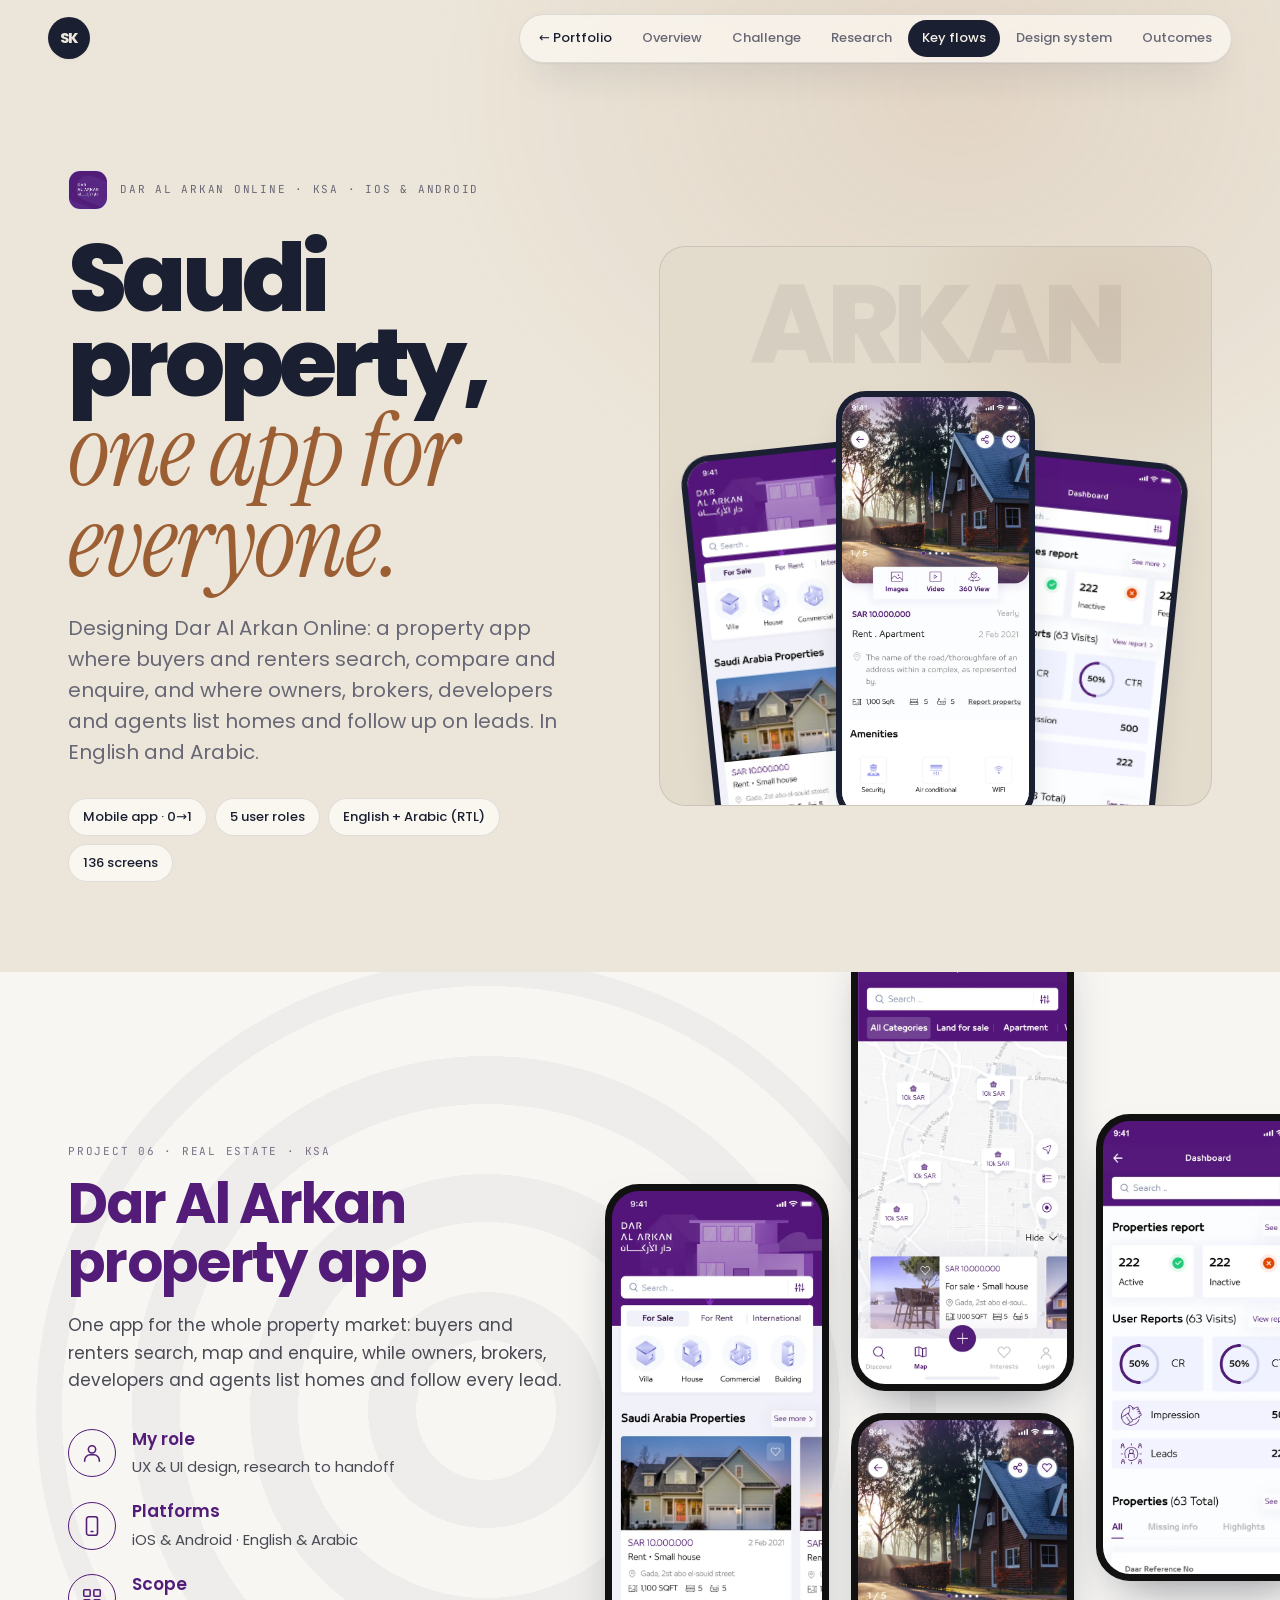
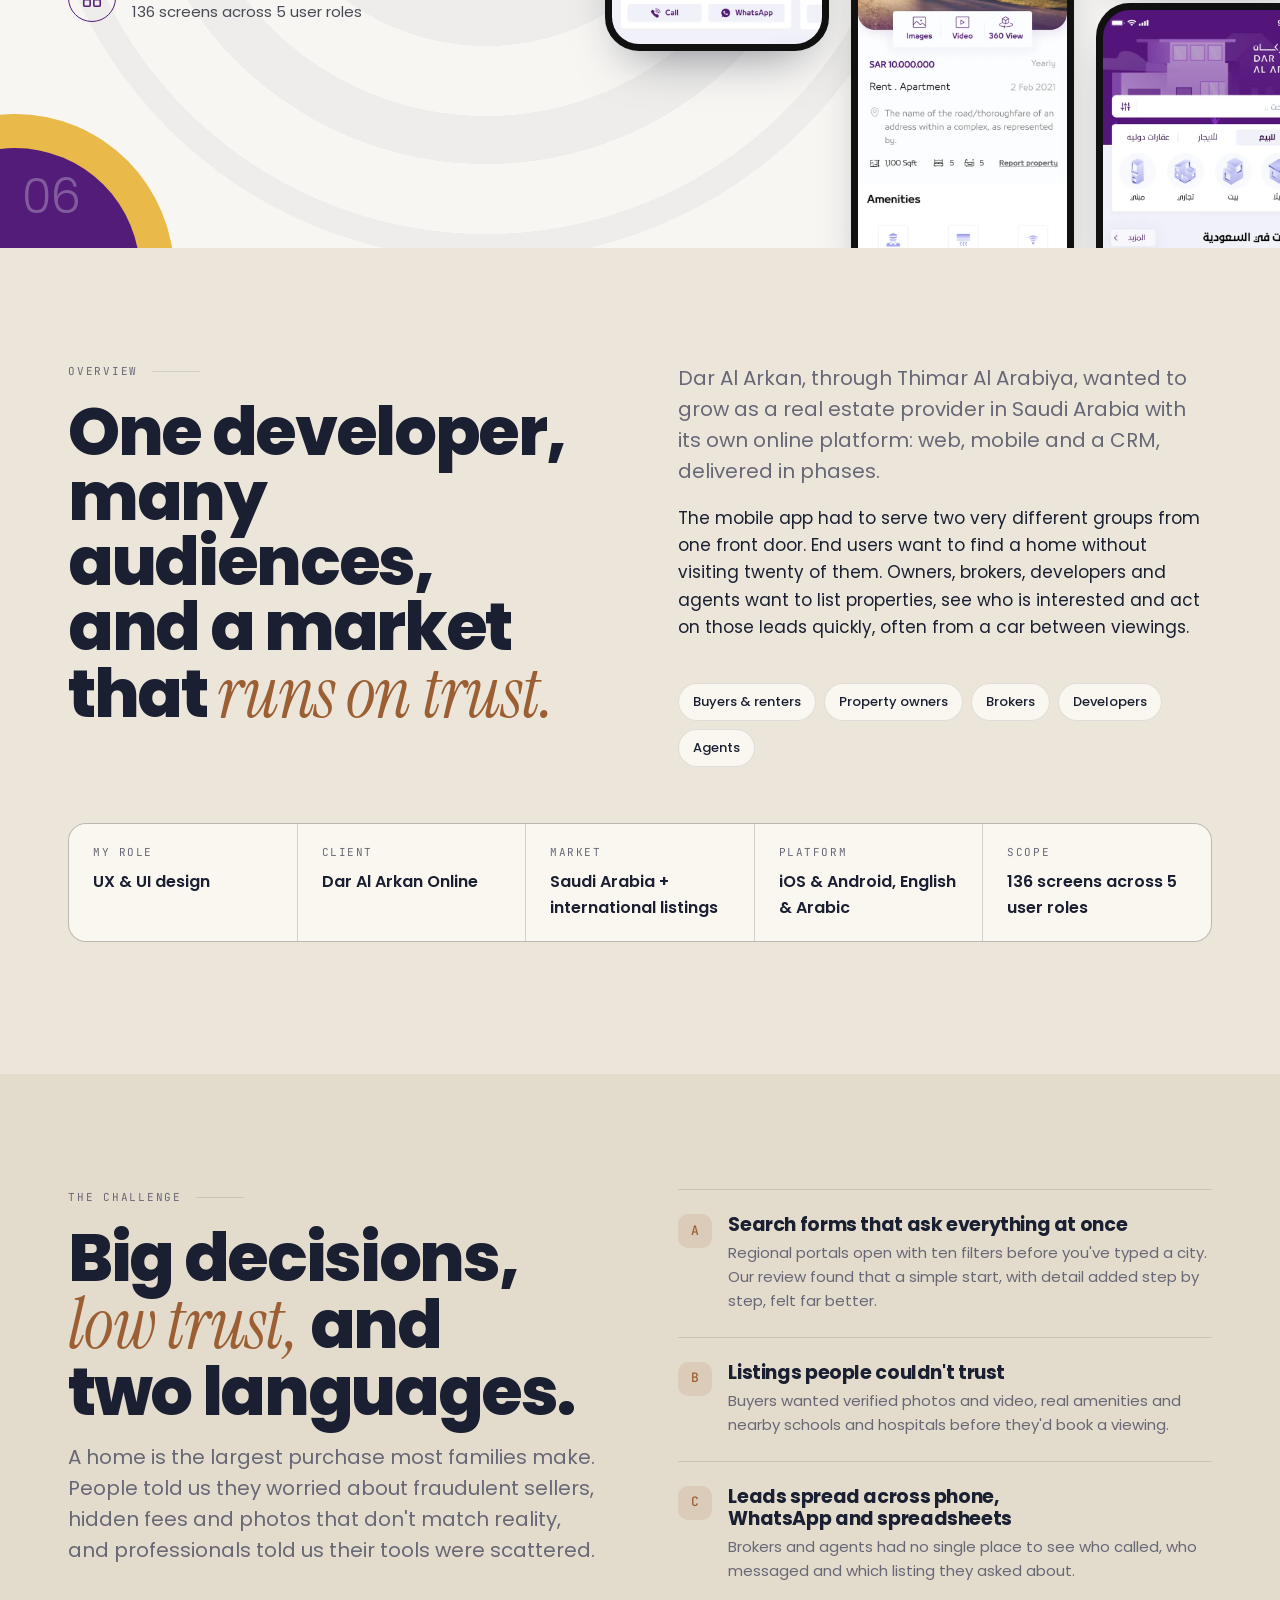
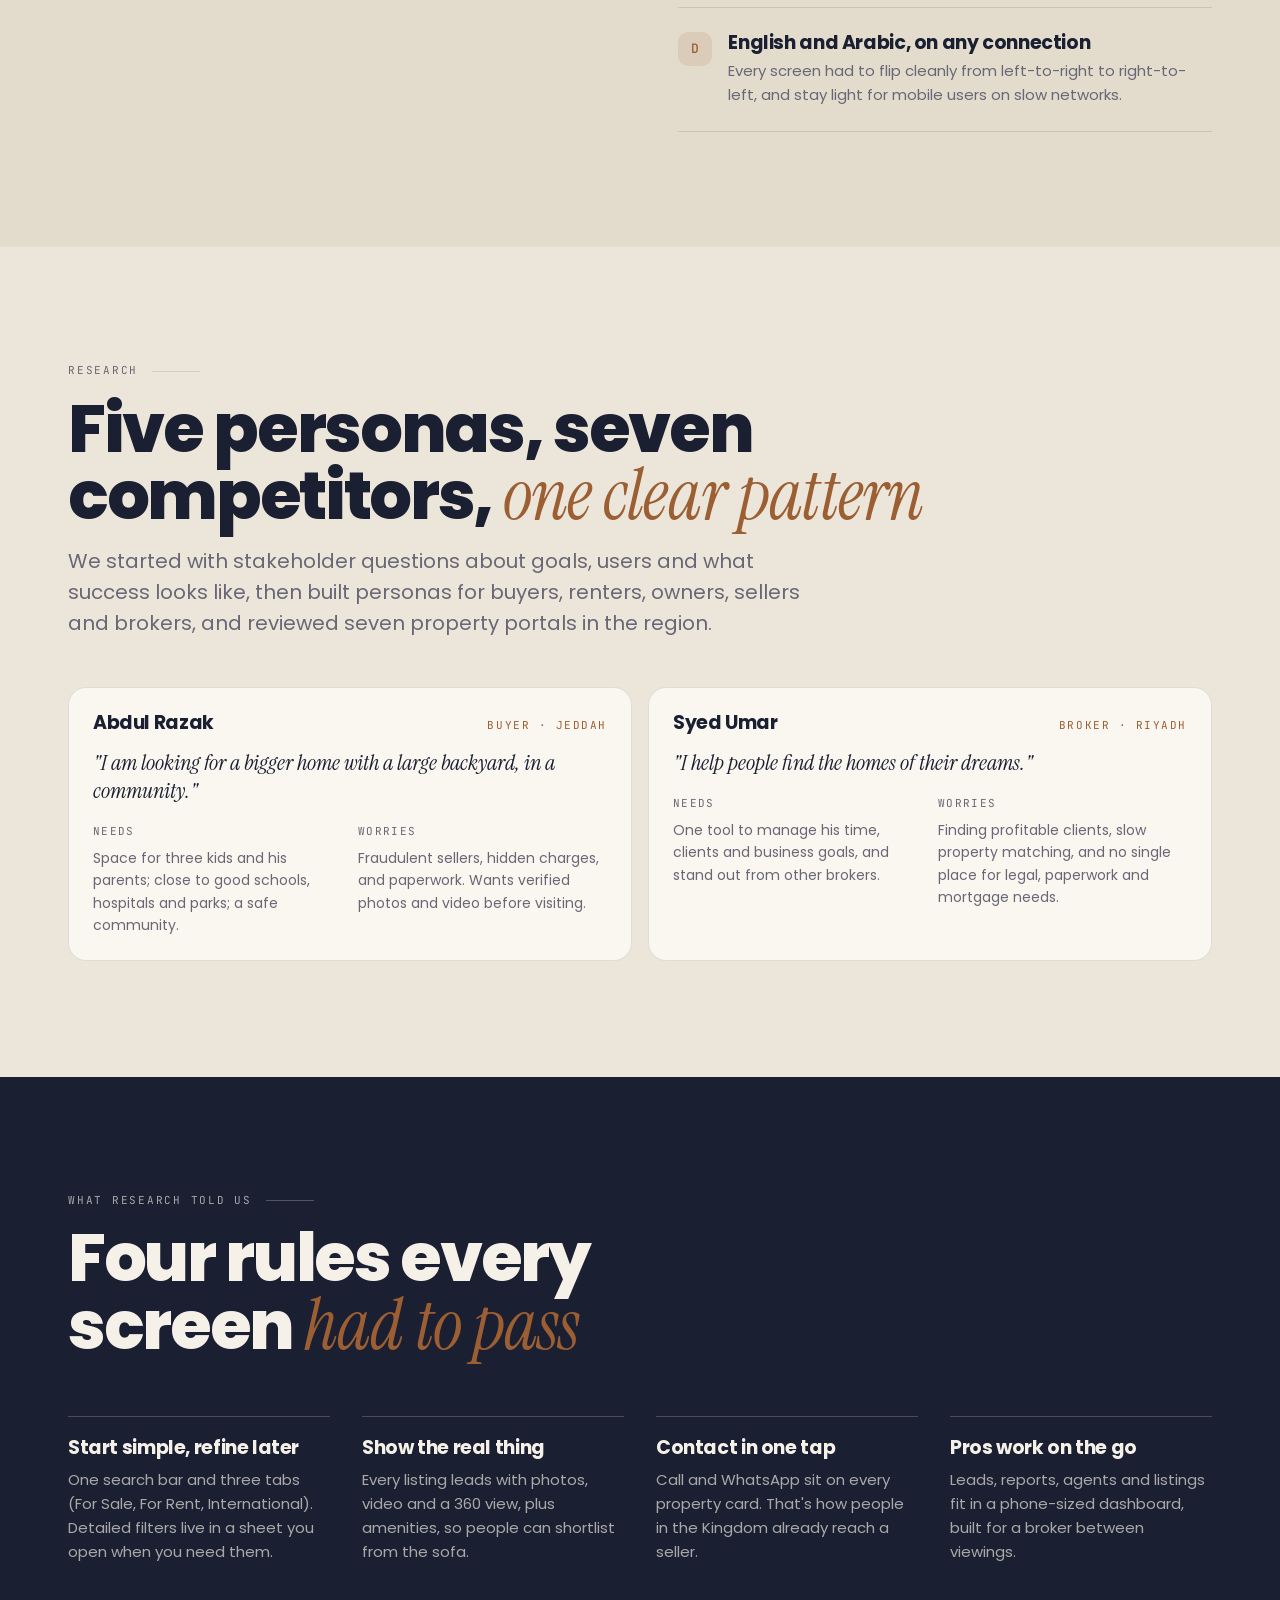
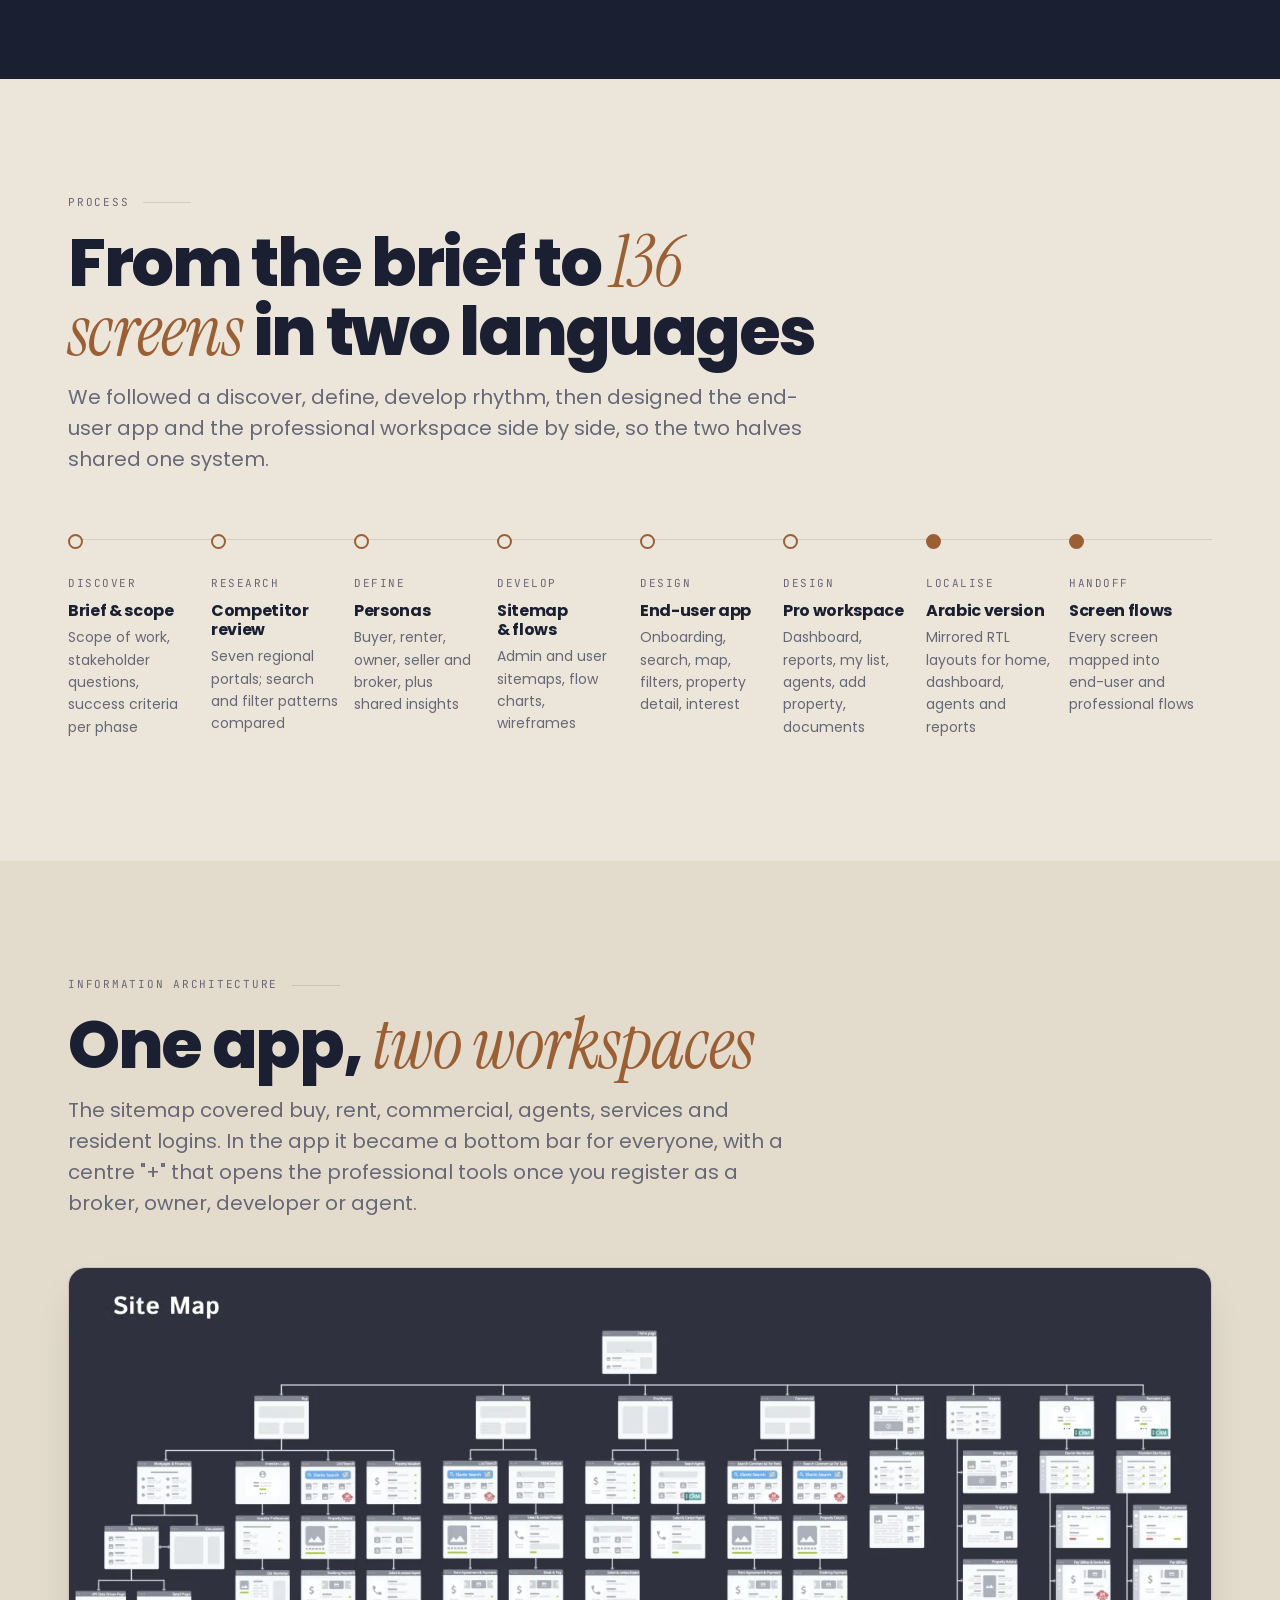
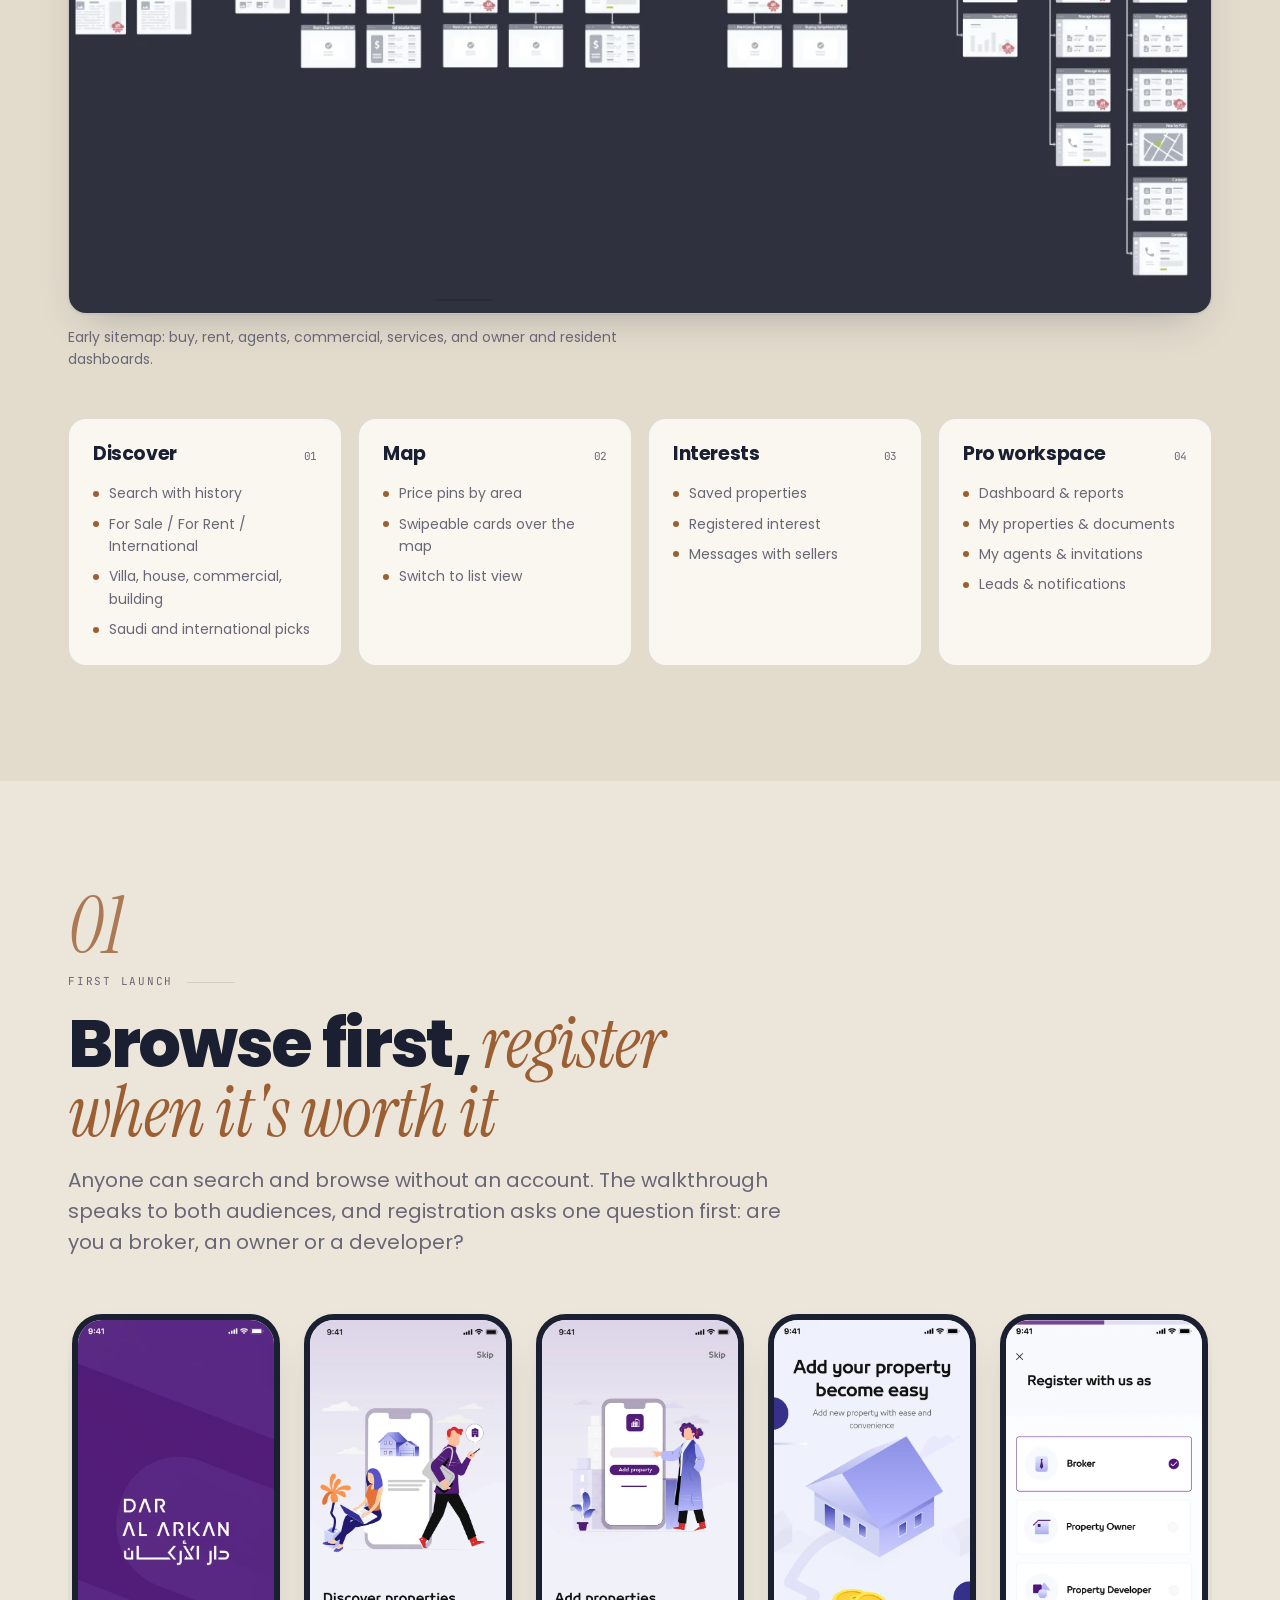
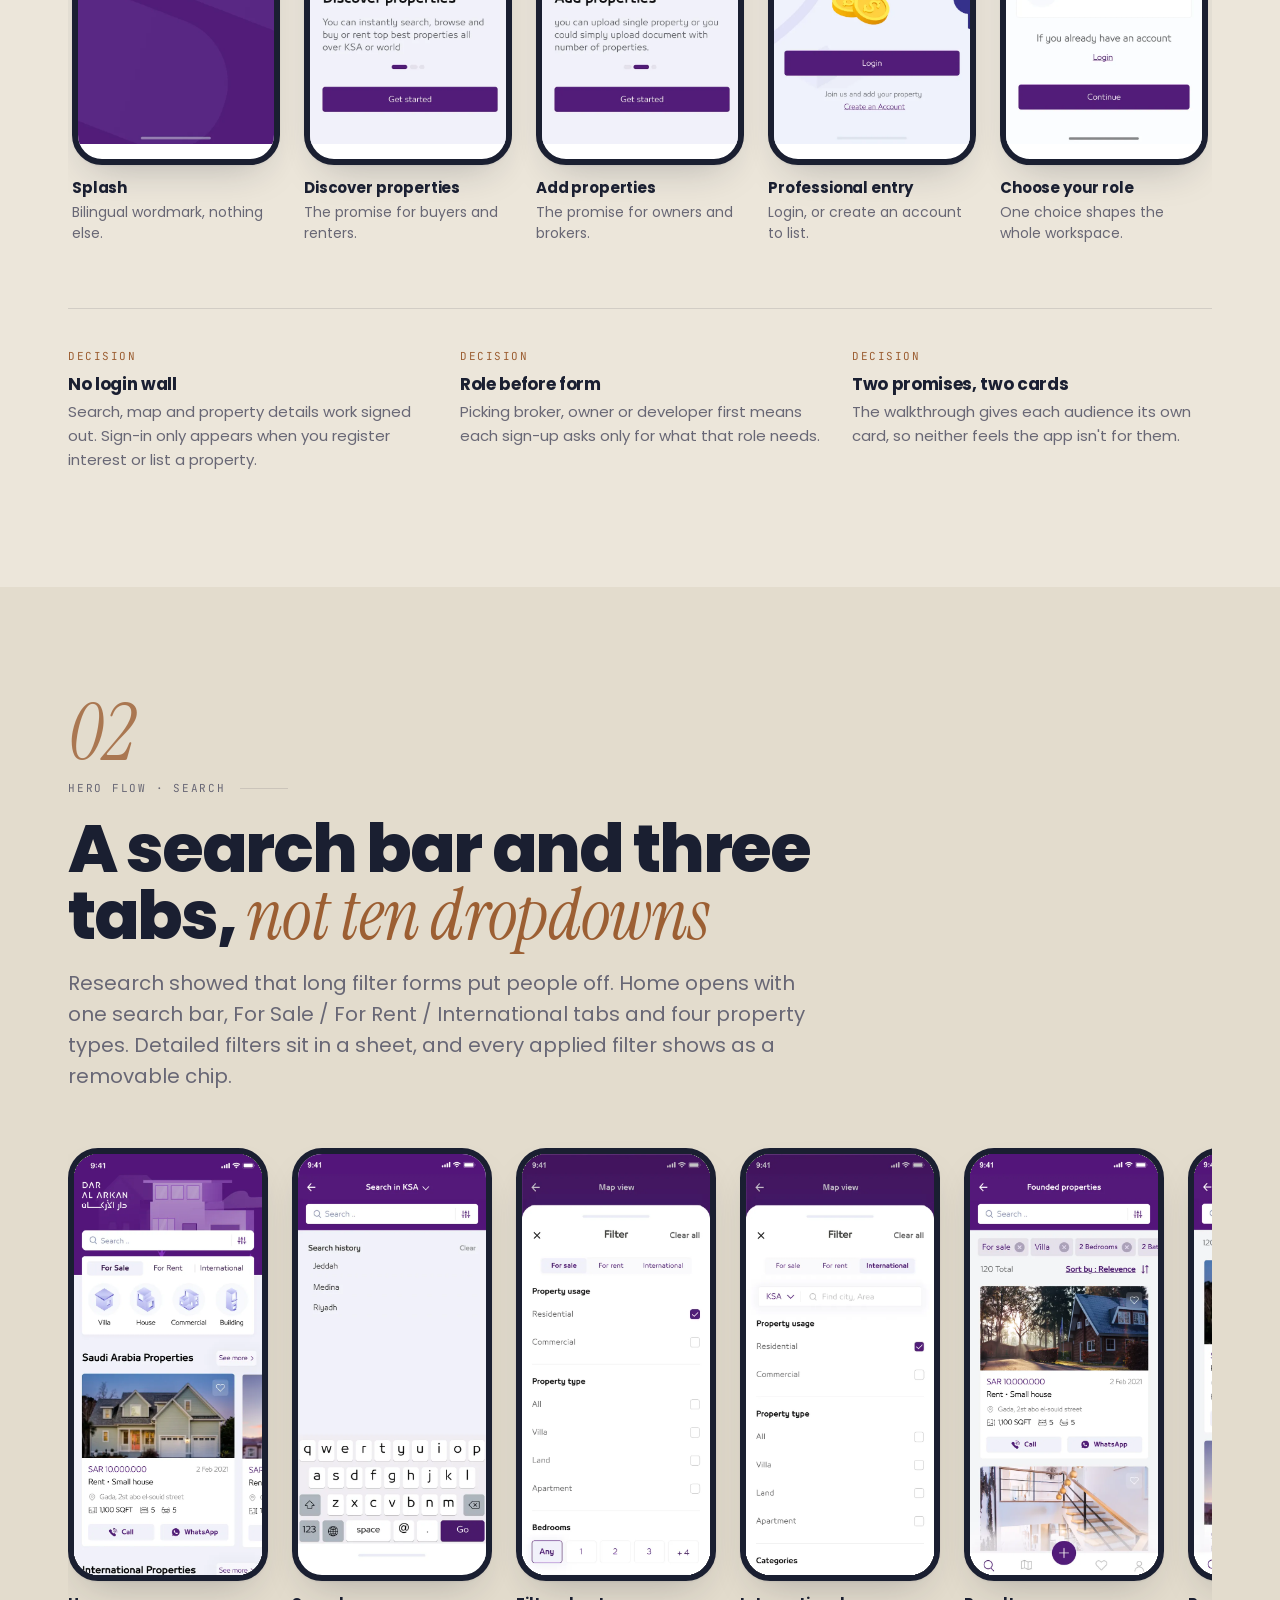
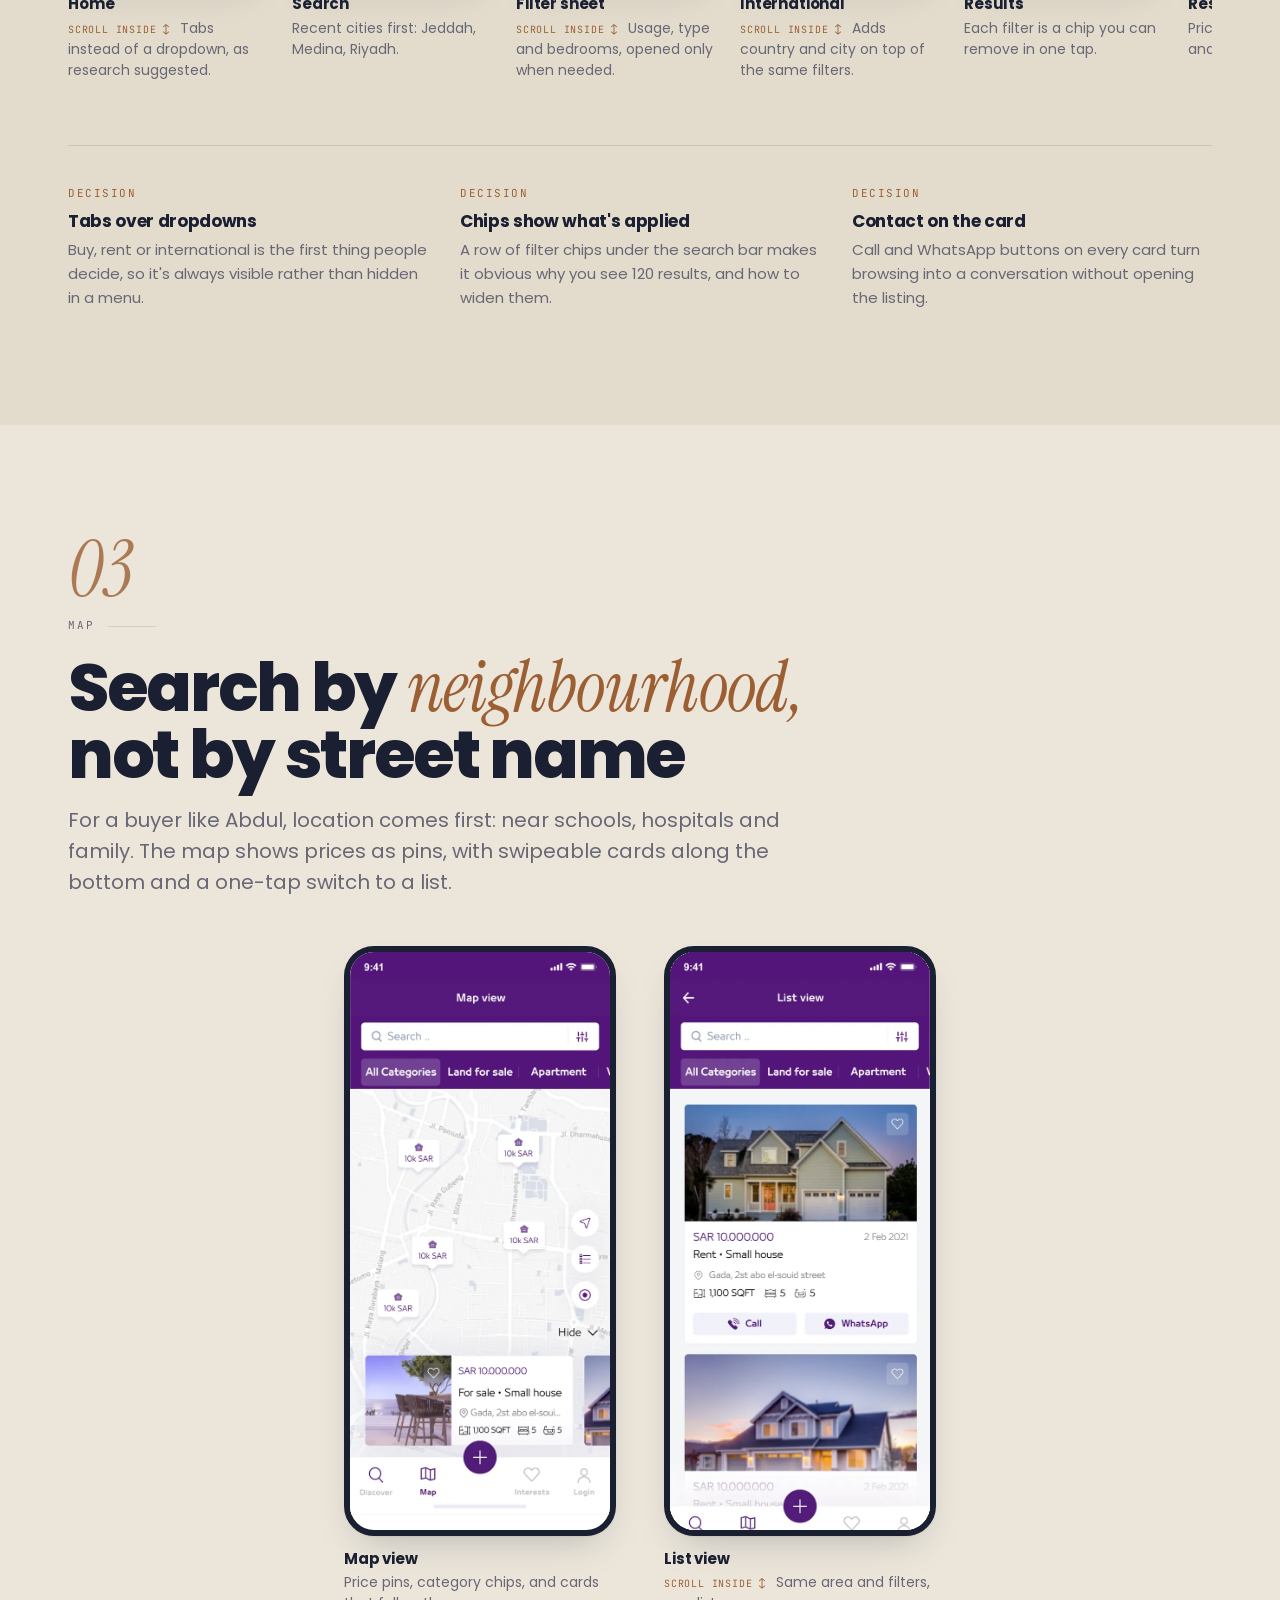
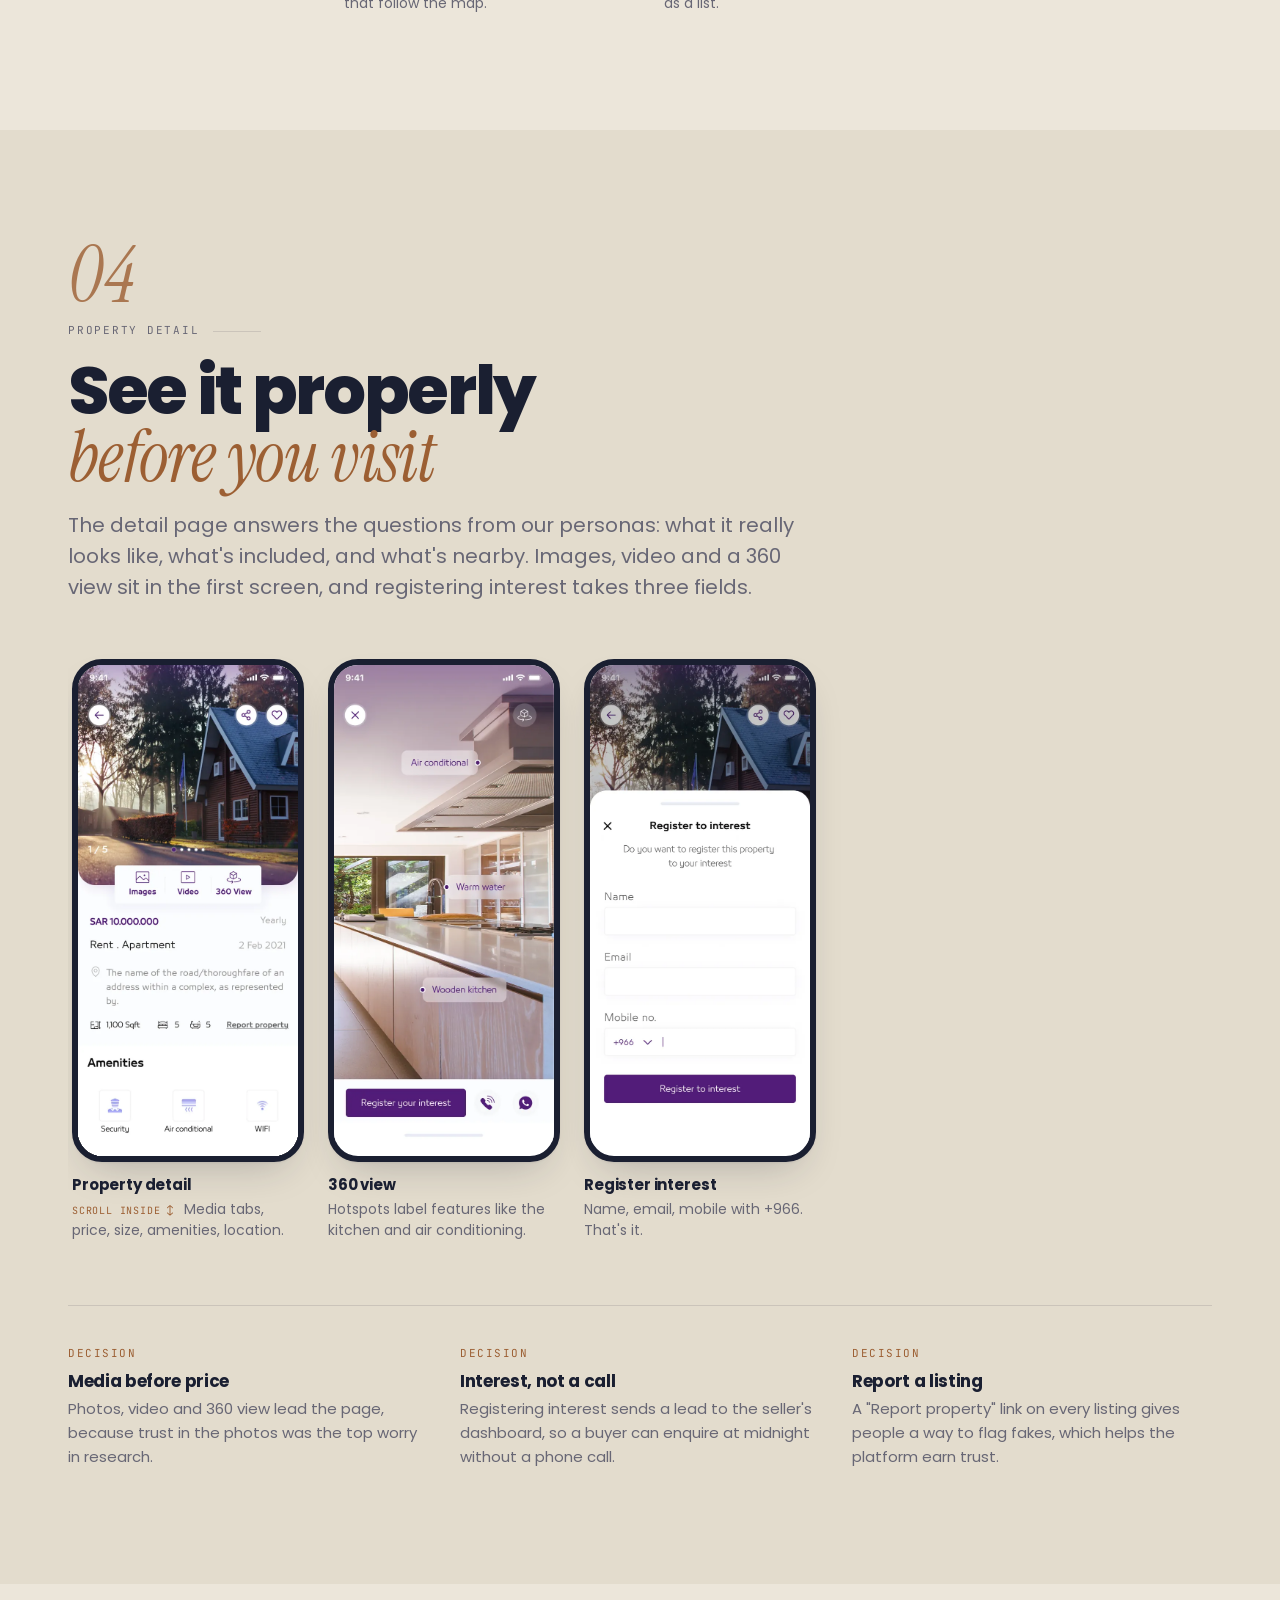
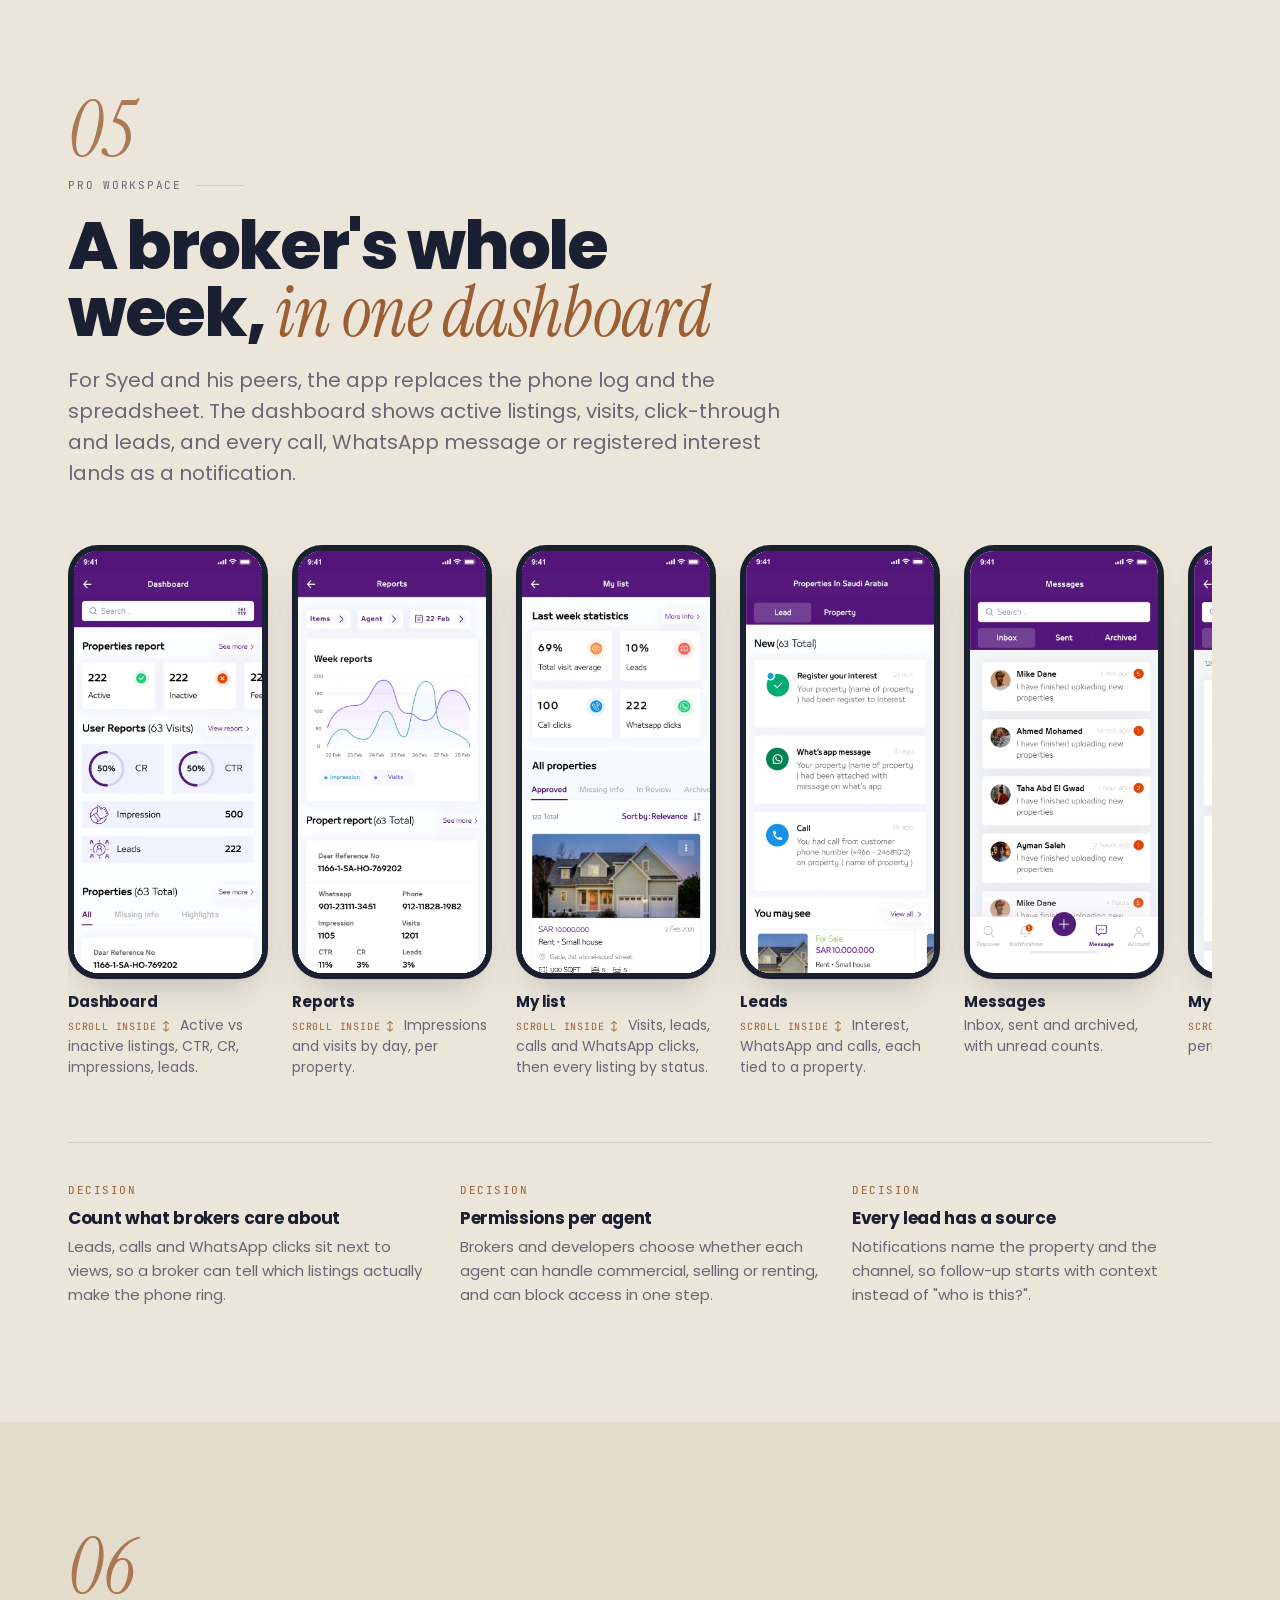
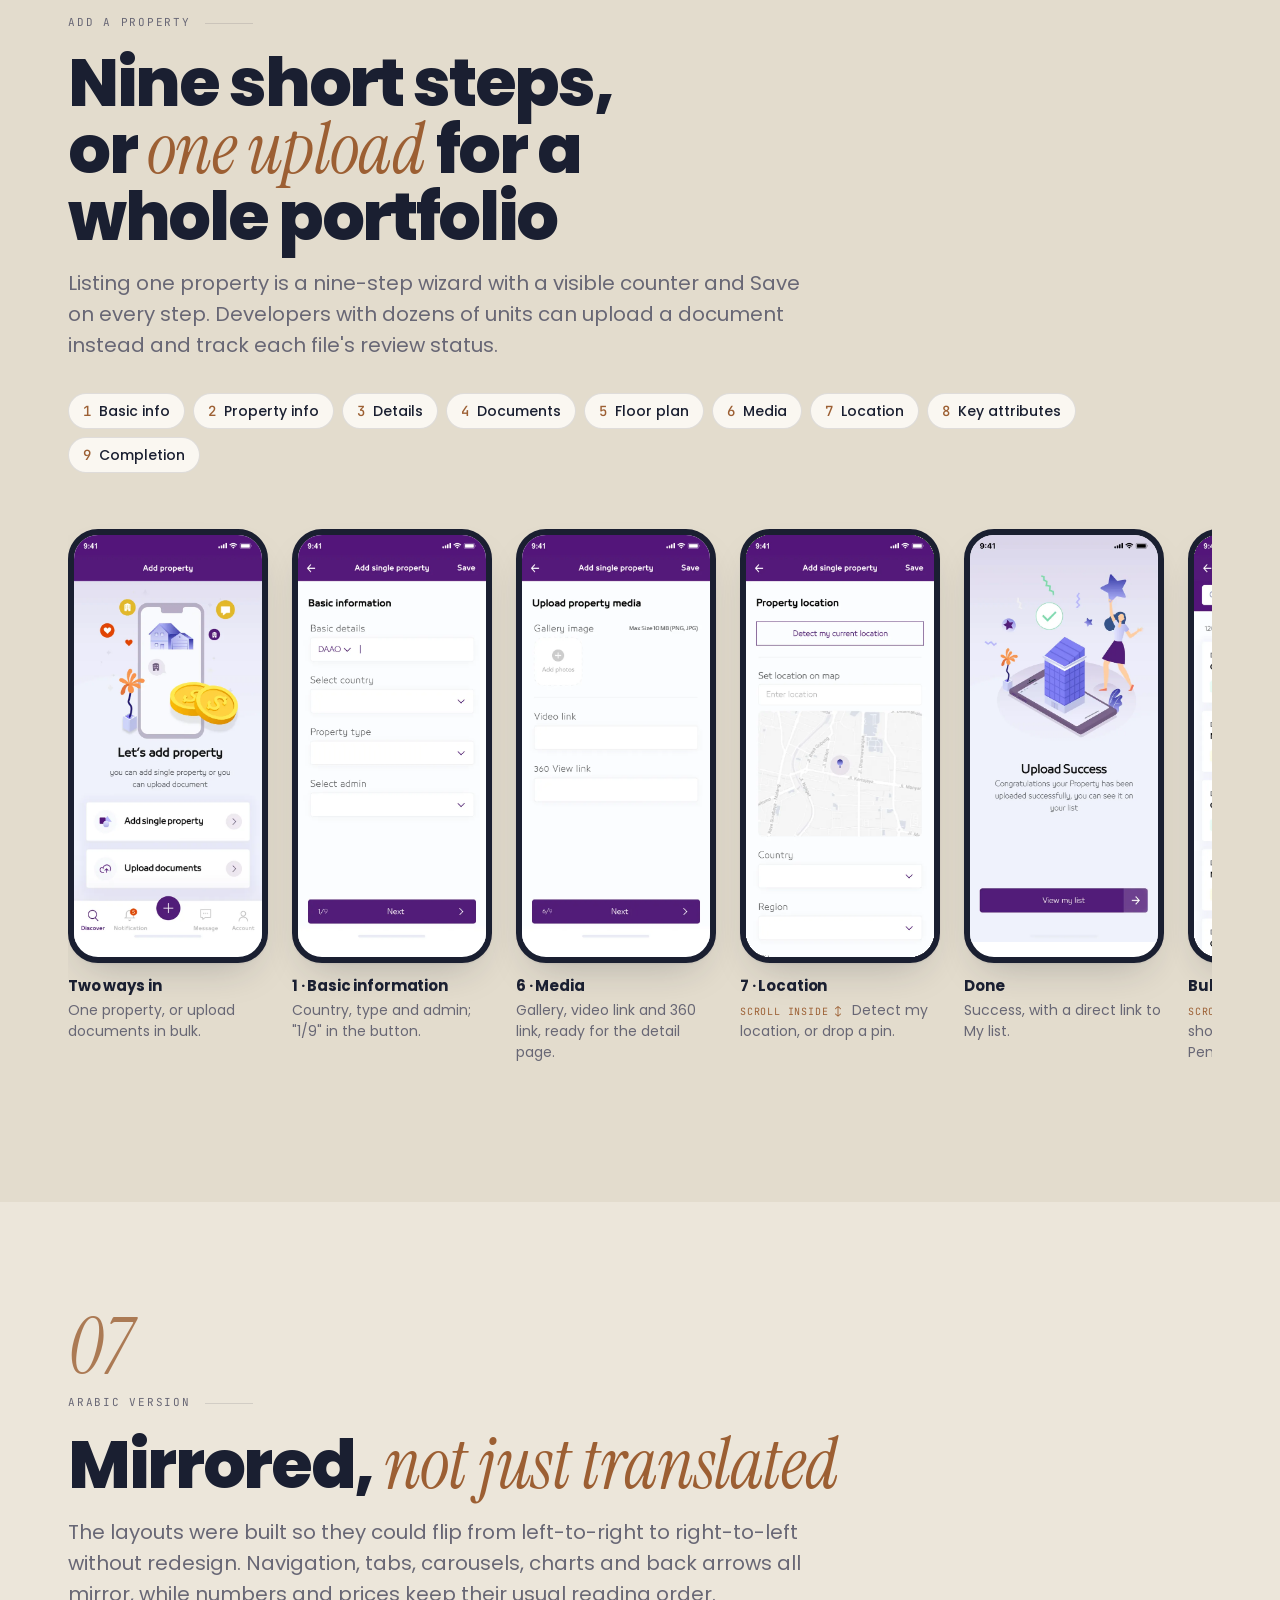
<file: daa.html>
<!doctype html>
<html lang="en">
<head>
  <meta charset="utf-8">
  <meta name="viewport" content="width=device-width,initial-scale=1,viewport-fit=cover">
  <meta name="description" content="Case study: designing the Dar Al Arkan Online property app for Saudi Arabia. Search, map and listings for buyers and renters, plus a lead and listing workspace for owners, brokers, developers and agents, in English and Arabic.">
  <style>html{color-scheme:light}body{margin:0}img{max-width:100%}</style>
  <title>Dar Al Arkan Case Study · Subhash Kapoor</title>
  <link rel="preconnect" href="https://fonts.googleapis.com">
  <link rel="preconnect" href="https://fonts.gstatic.com" crossorigin>
  <link rel="stylesheet" href="https://fonts.googleapis.com/css2?family=Poppins:wght@400;500;600;700;800&family=Instrument+Serif:ital@0;1&family=JetBrains+Mono:wght@400;500&display=swap">
  <link rel="stylesheet" href="sukoon.css">
  <style>
    /* Dar Al Arkan additions on top of the shared case-study styles */
    .fan::before{content:"ARKAN"}
    .personas{display:grid;grid-template-columns:repeat(2,minmax(0,1fr));gap:16px;margin-top:48px}
    .persona{background:var(--surface);border:1px solid var(--line);border-radius:var(--r-md);padding:24px;min-width:0}
    .persona .who{display:flex;justify-content:space-between;align-items:baseline;gap:12px;flex-wrap:wrap}
    .persona .who span{font-family:var(--f-mono);font-size:11px;letter-spacing:.14em;text-transform:uppercase;color:var(--accent)}
    .persona blockquote{margin:14px 0 0;font-family:var(--f-serif);font-style:italic;font-size:1.35rem;line-height:1.3}
    .persona dl{display:grid;grid-template-columns:repeat(2,minmax(0,1fr));gap:16px;margin:18px 0 0}
    .persona dt{font-family:var(--f-mono);font-size:11px;letter-spacing:.12em;text-transform:uppercase;color:var(--muted)}
    .persona dd{margin:6px 0 0;font-size:14px;color:var(--muted)}
    .sitemap{margin:48px 0 0;border-radius:var(--r-md);overflow:hidden;border:1px solid var(--line);box-shadow:var(--shadow)}
    .sitemap img{display:block;width:100%;height:auto}
    .sitemap-cap{font-size:14px;color:var(--muted);margin-top:12px}
    .roles{display:flex;flex-wrap:wrap;gap:8px;margin-top:24px}
    .rtl-label{font-family:var(--f-mono);font-size:11px;letter-spacing:.14em;color:var(--accent)}

    /* Showcase intro (project-title style) */
    .showcase{position:relative;overflow:hidden;background:#F7F6F3;color:#1A1F31;padding-block:clamp(64px,8vw,104px) clamp(120px,12vw,170px)}
    .showcase .wrap{display:grid;grid-template-columns:minmax(0,.9fr) minmax(0,1.1fr);gap:40px;align-items:center;position:relative;z-index:1}
    .showcase .rings{position:absolute;left:38%;top:50%;width:900px;height:900px;transform:translate(-50%,-50%);border-radius:50%;
      background:repeating-radial-gradient(circle,transparent 0 70px,rgba(26,31,49,.045) 70px 118px);pointer-events:none}
    .showcase .arc{position:absolute;left:-110px;bottom:-150px;width:250px;height:250px;border-radius:50%;background:#521C78;box-shadow:0 0 0 34px #E9B949;pointer-events:none}
    .showcase .num{position:absolute;left:22px;bottom:12px;font-size:48px;font-weight:300;color:rgba(255,255,255,.28);letter-spacing:-.02em;z-index:1}
    .showcase .kicker{font-family:var(--f-mono);font-size:11px;letter-spacing:.16em;text-transform:uppercase;color:#7A6F86}
    .showcase h2{font-size:clamp(34px,4.4vw,56px);font-weight:700;color:#521C78;letter-spacing:-.03em;line-height:1.05;margin-top:14px}
    .showcase .sum{font-size:17px;line-height:1.6;color:#4A4A55;margin-top:20px;max-width:46ch}
    .showcase .meta{display:grid;gap:18px;margin-top:32px}
    .showcase .meta>div{display:flex;gap:16px;align-items:center}
    .showcase .meta .ic{width:48px;height:48px;flex:none;border-radius:50%;border:1.5px solid #521C78;display:grid;place-items:center;color:#521C78}
    .showcase .meta .ic svg{width:22px;height:22px;fill:none;stroke:currentColor;stroke-width:1.7;stroke-linecap:round;stroke-linejoin:round}
    .showcase .meta b{display:block;font-size:17px;color:#521C78;font-weight:600}
    .showcase .meta span{font-size:15px;color:#4A4A55}
    .collage{display:grid;grid-template-columns:repeat(3,minmax(0,1fr));gap:22px;height:620px;margin-right:calc(-1 * var(--gutter) - 60px)}
    .collage .col{display:flex;flex-direction:column;gap:22px}
    .collage .col:nth-child(1){padding-top:110px}
    .collage .col:nth-child(2){margin-top:-150px}
    .collage .col:nth-child(3){padding-top:40px}
    .collage .pf{border:7px solid #111;border-radius:34px;overflow:hidden;background:#111;box-shadow:0 24px 50px -24px rgba(26,31,49,.55);aspect-ratio:393/820;flex:none}
    .collage .pf img{display:block;width:100%;height:100%;object-fit:cover;object-position:top}
    @media (max-width:860px){.showcase .wrap{grid-template-columns:1fr}.collage{height:460px;margin-right:calc(-1 * var(--gutter) - 40px)}}
    @media (max-width:720px){.personas{grid-template-columns:1fr}.persona dl{grid-template-columns:1fr}}
  </style>
</head>
<body>
<a class="skip" href="#main">Skip to content</a>
<header class="top">
  <a class="mark" href="index.html" aria-label="Back to portfolio">SK</a>
  <nav class="pill" aria-label="Case study sections">
    <a href="index.html#work" class="back">&larr; Portfolio</a>
    <a href="#overview" data-s="overview">Overview</a>
    <a href="#challenge" data-s="challenge">Challenge</a>
    <a href="#research" data-s="research">Research</a>
    <a href="#flows" data-s="flows">Key flows</a>
    <a href="#system" data-s="system">Design system</a>
    <a href="#outcomes" data-s="outcomes">Outcomes</a>
  </nav>
</header>

<main id="main">
  <header class="sk-hero">
    <div class="wrap">
      <div>
        <div class="brandmark"><img src="img/daa/d01.webp" alt="Dar Al Arkan splash screen" width="40" height="40" style="object-fit:cover"><span>Dar Al Arkan Online · KSA · iOS &amp; Android</span></div>
        <h1>Saudi property, <em>one app for everyone.</em></h1>
        <p class="lede">Designing Dar Al Arkan Online: a property app where buyers and renters search, compare and enquire, and where owners, brokers, developers and agents list homes and follow up on leads. In English and Arabic.</p>
        <div class="hero-meta">
          <span class="chip">Mobile app · 0→1</span><span class="chip">5 user roles</span><span class="chip">English + Arabic (RTL)</span><span class="chip">136 screens</span>
        </div>
      </div>
      <div class="fan" aria-label="Three key screens">
        <figure class="ph"><div class="scr"><img src="img/daa/d06.webp" alt="Home: search, For Sale / For Rent / International tabs and property cards"></div></figure>
        <figure class="ph"><div class="scr"><img src="img/daa/d14.webp" alt="Property detail with images, video and 360 view"></div></figure>
        <figure class="ph"><div class="scr"><img src="img/daa/d17.webp" alt="Owner dashboard with property and user reports"></div></figure>
      </div>
    </div>
  </header>

  <!-- SHOWCASE -->
  <section class="showcase" aria-label="Project summary">
    <div class="rings" aria-hidden="true"></div><div class="arc" aria-hidden="true"></div><span class="num" aria-hidden="true">06</span>
    <div class="wrap">
      <div>
        <div class="kicker">Project 06 · Real estate · KSA</div>
        <h2>Dar Al Arkan property app</h2>
        <p class="sum">One app for the whole property market: buyers and renters search, map and enquire, while owners, brokers, developers and agents list homes and follow every lead.</p>
        <div class="meta">
          <div><span class="ic"><svg viewBox="0 0 24 24"><circle cx="12" cy="8" r="4"/><path d="M4 21v-1a6 6 0 0 1 6-6h4a6 6 0 0 1 6 6v1"/></svg></span><div><b>My role</b><span>UX &amp; UI design, research to handoff</span></div></div>
          <div><span class="ic"><svg viewBox="0 0 24 24"><rect x="6" y="2" width="12" height="20" rx="2.5"/><path d="M11 18h2"/></svg></span><div><b>Platforms</b><span>iOS &amp; Android · English &amp; Arabic</span></div></div>
          <div><span class="ic"><svg viewBox="0 0 24 24"><rect x="3" y="3" width="7" height="7" rx="1"/><rect x="14" y="3" width="7" height="7" rx="1"/><rect x="3" y="14" width="7" height="7" rx="1"/><rect x="14" y="14" width="7" height="7" rx="1"/></svg></span><div><b>Scope</b><span>136 screens across 5 user roles</span></div></div>
        </div>
      </div>
      <div class="collage" aria-hidden="true">
        <div class="col"><div class="pf"><img src="img/daa/d06.webp" alt=""></div></div>
        <div class="col"><div class="pf"><img src="img/daa/d09.webp" alt=""></div><div class="pf"><img src="img/daa/d14.webp" alt=""></div></div>
        <div class="col"><div class="pf"><img src="img/daa/d17.webp" alt=""></div><div class="pf"><img src="img/daa/d30.webp" alt=""></div></div>
      </div>
    </div>
  </section>

  <!-- OVERVIEW -->
  <section id="overview">
    <div class="wrap two">
      <div class="stack">
        <div class="eyebrow">Overview</div>
        <h2>One developer, many audiences, and a market that <em>runs on trust.</em></h2>
      </div>
      <div class="stack">
        <p class="lede">Dar Al Arkan, through Thimar Al Arabiya, wanted to grow as a real estate provider in Saudi Arabia with its own online platform: web, mobile and a CRM, delivered in phases.</p>
        <p>The mobile app had to serve two very different groups from one front door. End users want to find a home without visiting twenty of them. Owners, brokers, developers and agents want to list properties, see who is interested and act on those leads quickly, often from a car between viewings.</p>
        <div class="roles"><span class="chip">Buyers &amp; renters</span><span class="chip">Property owners</span><span class="chip">Brokers</span><span class="chip">Developers</span><span class="chip">Agents</span></div>
      </div>
    </div>
    <div class="wrap">
      <dl class="snap">
        <div><dt>My role</dt><dd>UX &amp; UI design</dd></div>
        <div><dt>Client</dt><dd>Dar Al Arkan Online</dd></div>
        <div><dt>Market</dt><dd>Saudi Arabia + international listings</dd></div>
        <div><dt>Platform</dt><dd>iOS &amp; Android, English &amp; Arabic</dd></div>
        <div><dt>Scope</dt><dd>136 screens across 5 user roles</dd></div>
      </dl>
    </div>
  </section>

  <!-- CHALLENGE -->
  <section id="challenge" class="alt">
    <div class="wrap two">
      <div class="stack">
        <div class="eyebrow">The challenge</div>
        <h2>Big decisions, <em>low trust,</em> and two languages.</h2>
        <p class="lede">A home is the largest purchase most families make. People told us they worried about fraudulent sellers, hidden fees and photos that don't match reality, and professionals told us their tools were scattered.</p>
      </div>
      <div class="pains">
        <div class="pain"><span class="k">A</span><div><h3>Search forms that ask everything at once</h3><p>Regional portals open with ten filters before you've typed a city. Our review found that a simple start, with detail added step by step, felt far better.</p></div></div>
        <div class="pain"><span class="k">B</span><div><h3>Listings people couldn't trust</h3><p>Buyers wanted verified photos and video, real amenities and nearby schools and hospitals before they'd book a viewing.</p></div></div>
        <div class="pain"><span class="k">C</span><div><h3>Leads spread across phone, WhatsApp and spreadsheets</h3><p>Brokers and agents had no single place to see who called, who messaged and which listing they asked about.</p></div></div>
        <div class="pain"><span class="k">D</span><div><h3>English and Arabic, on any connection</h3><p>Every screen had to flip cleanly from left-to-right to right-to-left, and stay light for mobile users on slow networks.</p></div></div>
      </div>
    </div>
  </section>

  <!-- RESEARCH -->
  <section id="research">
    <div class="wrap">
      <div class="eyebrow">Research</div>
      <h2 style="margin-top:16px;max-width:22ch">Five personas, seven competitors, <em>one clear pattern</em></h2>
      <p class="lede" style="margin-top:16px">We started with stakeholder questions about goals, users and what success looks like, then built personas for buyers, renters, owners, sellers and brokers, and reviewed seven property portals in the region.</p>
      <div class="personas">
        <div class="persona">
          <div class="who"><h3>Abdul Razak</h3><span>Buyer · Jeddah</span></div>
          <blockquote>"I am looking for a bigger home with a large backyard, in a community."</blockquote>
          <dl>
            <div><dt>Needs</dt><dd>Space for three kids and his parents; close to good schools, hospitals and parks; a safe community.</dd></div>
            <div><dt>Worries</dt><dd>Fraudulent sellers, hidden charges, and paperwork. Wants verified photos and video before visiting.</dd></div>
          </dl>
        </div>
        <div class="persona">
          <div class="who"><h3>Syed Umar</h3><span>Broker · Riyadh</span></div>
          <blockquote>"I help people find the homes of their dreams."</blockquote>
          <dl>
            <div><dt>Needs</dt><dd>One tool to manage his time, clients and business goals, and stand out from other brokers.</dd></div>
            <div><dt>Worries</dt><dd>Finding profitable clients, slow property matching, and no single place for legal, paperwork and mortgage needs.</dd></div>
          </dl>
        </div>
      </div>
    </div>
  </section>

  <!-- INSIGHTS -->
  <section id="principles" class="band">
    <div class="wrap">
      <div class="eyebrow">What research told us</div>
      <h2 style="margin-top:16px;max-width:20ch">Four rules every screen <em>had to pass</em></h2>
      <div class="principles">
        <div><h3>Start simple, refine later</h3><p>One search bar and three tabs (For Sale, For Rent, International). Detailed filters live in a sheet you open when you need them.</p></div>
        <div><h3>Show the real thing</h3><p>Every listing leads with photos, video and a 360 view, plus amenities, so people can shortlist from the sofa.</p></div>
        <div><h3>Contact in one tap</h3><p>Call and WhatsApp sit on every property card. That's how people in the Kingdom already reach a seller.</p></div>
        <div><h3>Pros work on the go</h3><p>Leads, reports, agents and listings fit in a phone-sized dashboard, built for a broker between viewings.</p></div>
      </div>
    </div>
  </section>

  <!-- PROCESS -->
  <section id="process">
    <div class="wrap">
      <div class="eyebrow">Process</div>
      <h2 style="margin-top:16px;max-width:22ch">From the brief to <em>136 screens</em> in two languages</h2>
      <p class="lede" style="margin-top:16px">We followed a discover, define, develop rhythm, then designed the end-user app and the professional workspace side by side, so the two halves shared one system.</p>
      <div class="tl" tabindex="0" aria-label="Project timeline">
        <div><span class="t">Discover</span><h3>Brief &amp; scope</h3><p>Scope of work, stakeholder questions, success criteria per phase</p></div>
        <div><span class="t">Research</span><h3>Competitor review</h3><p>Seven regional portals; search and filter patterns compared</p></div>
        <div><span class="t">Define</span><h3>Personas</h3><p>Buyer, renter, owner, seller and broker, plus shared insights</p></div>
        <div><span class="t">Develop</span><h3>Sitemap &amp; flows</h3><p>Admin and user sitemaps, flow charts, wireframes</p></div>
        <div><span class="t">Design</span><h3>End-user app</h3><p>Onboarding, search, map, filters, property detail, interest</p></div>
        <div><span class="t">Design</span><h3>Pro workspace</h3><p>Dashboard, reports, my list, agents, add property, documents</p></div>
        <div class="hot"><span class="t">Localise</span><h3>Arabic version</h3><p>Mirrored RTL layouts for home, dashboard, agents and reports</p></div>
        <div class="hot"><span class="t">Handoff</span><h3>Screen flows</h3><p>Every screen mapped into end-user and professional flows</p></div>
      </div>
    </div>
  </section>

  <!-- IA -->
  <section id="structure" class="alt">
    <div class="wrap">
      <div class="eyebrow">Information architecture</div>
      <h2 style="margin-top:16px;max-width:20ch">One app, <em>two workspaces</em></h2>
      <p class="lede" style="margin-top:16px">The sitemap covered buy, rent, commercial, agents, services and resident logins. In the app it became a bottom bar for everyone, with a centre "+" that opens the professional tools once you register as a broker, owner, developer or agent.</p>
      <figure class="sitemap"><img src="img/daa/sitemap.webp" alt="Sitemap for Dar Al Arkan Online covering buy, rent, find agents, commercial, home improvements, inspire, owner and resident logins" loading="lazy" width="1400" height="790"></figure>
      <p class="sitemap-cap">Early sitemap: buy, rent, agents, commercial, services, and owner and resident dashboards.</p>
      <div class="ia">
        <div><h3>Discover <span>01</span></h3><ul><li>Search with history</li><li>For Sale / For Rent / International</li><li>Villa, house, commercial, building</li><li>Saudi and international picks</li></ul></div>
        <div><h3>Map <span>02</span></h3><ul><li>Price pins by area</li><li>Swipeable cards over the map</li><li>Switch to list view</li></ul></div>
        <div><h3>Interests <span>03</span></h3><ul><li>Saved properties</li><li>Registered interest</li><li>Messages with sellers</li></ul></div>
        <div><h3>Pro workspace <span>04</span></h3><ul><li>Dashboard &amp; reports</li><li>My properties &amp; documents</li><li>My agents &amp; invitations</li><li>Leads &amp; notifications</li></ul></div>
      </div>
    </div>
  </section>

  <!-- CHAPTER 1 -->
  <section id="flows">
    <div class="wrap">
      <div class="chapter-head"><span class="chapter-num" aria-hidden="true">01</span>
        <div class="stack"><div class="eyebrow">First launch</div><h2>Browse first, <em>register when it's worth it</em></h2>
        <p class="lede">Anyone can search and browse without an account. The walkthrough speaks to both audiences, and registration asks one question first: are you a broker, an owner or a developer?</p></div></div>
      <div class="rail-wrap rail" tabindex="0" aria-label="Onboarding screens">
        <figure class="ph"><div class="scr"><img src="img/daa/d01.webp" alt="Splash" loading="lazy"></div><figcaption><b>Splash</b>Bilingual wordmark, nothing else.</figcaption></figure>
        <figure class="ph"><div class="scr"><img src="img/daa/d02.webp" alt="Walkthrough: discover properties" loading="lazy"></div><figcaption><b>Discover properties</b>The promise for buyers and renters.</figcaption></figure>
        <figure class="ph"><div class="scr"><img src="img/daa/d03.webp" alt="Walkthrough: add properties" loading="lazy"></div><figcaption><b>Add properties</b>The promise for owners and brokers.</figcaption></figure>
        <figure class="ph"><div class="scr"><img src="img/daa/d04.webp" alt="Add your property become easy" loading="lazy"></div><figcaption><b>Professional entry</b>Login, or create an account to list.</figcaption></figure>
        <figure class="ph"><div class="scr"><img src="img/daa/d05.webp" alt="Register with us as broker, owner or developer" loading="lazy"></div><figcaption><b>Choose your role</b>One choice shapes the whole workspace.</figcaption></figure>
      </div>
      <div class="decisions">
        <div><span class="tag">Decision</span><h3>No login wall</h3><p>Search, map and property details work signed out. Sign-in only appears when you register interest or list a property.</p></div>
        <div><span class="tag">Decision</span><h3>Role before form</h3><p>Picking broker, owner or developer first means each sign-up asks only for what that role needs.</p></div>
        <div><span class="tag">Decision</span><h3>Two promises, two cards</h3><p>The walkthrough gives each audience its own card, so neither feels the app isn't for them.</p></div>
      </div>
    </div>
  </section>

  <!-- CHAPTER 2 -->
  <section id="search" class="alt">
    <div class="wrap">
      <div class="chapter-head"><span class="chapter-num" aria-hidden="true">02</span>
        <div class="stack"><div class="eyebrow">Hero flow · Search</div><h2>A search bar and three tabs, <em>not ten dropdowns</em></h2>
        <p class="lede">Research showed that long filter forms put people off. Home opens with one search bar, For Sale / For Rent / International tabs and four property types. Detailed filters sit in a sheet, and every applied filter shows as a removable chip.</p></div></div>
      <div class="rail-wrap rail" tabindex="0" aria-label="Search and filter screens">
        <figure class="ph"><div class="scr tall" tabindex="0"><img src="img/daa/d06.webp" alt="Home with search, tabs and property cards" loading="lazy"></div><figcaption><b>Home</b><span class="scrollhint">SCROLL INSIDE ↕</span> Tabs instead of a dropdown, as research suggested.</figcaption></figure>
        <figure class="ph"><div class="scr"><img src="img/daa/d07.webp" alt="Search with recent cities" loading="lazy"></div><figcaption><b>Search</b>Recent cities first: Jeddah, Medina, Riyadh.</figcaption></figure>
        <figure class="ph"><div class="scr tall" tabindex="0"><img src="img/daa/d11.webp" alt="Filter sheet for sale, residential" loading="lazy"></div><figcaption><b>Filter sheet</b><span class="scrollhint">SCROLL INSIDE ↕</span> Usage, type and bedrooms, opened only when needed.</figcaption></figure>
        <figure class="ph"><div class="scr tall" tabindex="0"><img src="img/daa/d12.webp" alt="International filter with country and city" loading="lazy"></div><figcaption><b>International</b><span class="scrollhint">SCROLL INSIDE ↕</span> Adds country and city on top of the same filters.</figcaption></figure>
        <figure class="ph"><div class="scr"><img src="img/daa/d13.webp" alt="Filtered results with chips" loading="lazy"></div><figcaption><b>Results</b>Each filter is a chip you can remove in one tap.</figcaption></figure>
        <figure class="ph"><div class="scr"><img src="img/daa/d08.webp" alt="Search results list" loading="lazy"></div><figcaption><b>Result cards</b>Price, size, rooms, then Call and WhatsApp.</figcaption></figure>
      </div>
      <div class="decisions">
        <div><span class="tag">Decision</span><h3>Tabs over dropdowns</h3><p>Buy, rent or international is the first thing people decide, so it's always visible rather than hidden in a menu.</p></div>
        <div><span class="tag">Decision</span><h3>Chips show what's applied</h3><p>A row of filter chips under the search bar makes it obvious why you see 120 results, and how to widen them.</p></div>
        <div><span class="tag">Decision</span><h3>Contact on the card</h3><p>Call and WhatsApp buttons on every card turn browsing into a conversation without opening the listing.</p></div>
      </div>
    </div>
  </section>

  <!-- CHAPTER 3 -->
  <section id="map">
    <div class="wrap">
      <div class="chapter-head"><span class="chapter-num" aria-hidden="true">03</span>
        <div class="stack"><div class="eyebrow">Map</div><h2>Search by <em>neighbourhood,</em> not by street name</h2>
        <p class="lede">For a buyer like Abdul, location comes first: near schools, hospitals and family. The map shows prices as pins, with swipeable cards along the bottom and a one-tap switch to a list.</p></div></div>
      <div class="ba">
        <figure class="ph"><div class="scr"><img src="img/daa/d09.webp" alt="Map view with price pins and property cards" loading="lazy"></div><figcaption><b>Map view</b>Price pins, category chips, and cards that follow the map.</figcaption></figure>
        <figure class="ph"><div class="scr tall" tabindex="0"><img src="img/daa/d10.webp" alt="List view of the same area" loading="lazy"></div><figcaption><b>List view</b><span class="scrollhint">SCROLL INSIDE ↕</span> Same area and filters, as a list.</figcaption></figure>
      </div>
    </div>
  </section>

  <!-- CHAPTER 4 -->
  <section id="detail" class="alt">
    <div class="wrap">
      <div class="chapter-head"><span class="chapter-num" aria-hidden="true">04</span>
        <div class="stack"><div class="eyebrow">Property detail</div><h2>See it properly <em>before you visit</em></h2>
        <p class="lede">The detail page answers the questions from our personas: what it really looks like, what's included, and what's nearby. Images, video and a 360 view sit in the first screen, and registering interest takes three fields.</p></div></div>
      <div class="rail-wrap rail" tabindex="0" aria-label="Property detail screens">
        <figure class="ph"><div class="scr tall" tabindex="0"><img src="img/daa/d14.webp" alt="Property detail page" loading="lazy"></div><figcaption><b>Property detail</b><span class="scrollhint">SCROLL INSIDE ↕</span> Media tabs, price, size, amenities, location.</figcaption></figure>
        <figure class="ph"><div class="scr"><img src="img/daa/d15.webp" alt="360 view with labelled hotspots" loading="lazy"></div><figcaption><b>360 view</b>Hotspots label features like the kitchen and air conditioning.</figcaption></figure>
        <figure class="ph"><div class="scr"><img src="img/daa/d16.webp" alt="Register to interest sheet" loading="lazy"></div><figcaption><b>Register interest</b>Name, email, mobile with +966. That's it.</figcaption></figure>
      </div>
      <div class="decisions">
        <div><span class="tag">Decision</span><h3>Media before price</h3><p>Photos, video and 360 view lead the page, because trust in the photos was the top worry in research.</p></div>
        <div><span class="tag">Decision</span><h3>Interest, not a call</h3><p>Registering interest sends a lead to the seller's dashboard, so a buyer can enquire at midnight without a phone call.</p></div>
        <div><span class="tag">Decision</span><h3>Report a listing</h3><p>A "Report property" link on every listing gives people a way to flag fakes, which helps the platform earn trust.</p></div>
      </div>
    </div>
  </section>

  <!-- CHAPTER 5 -->
  <section id="pro">
    <div class="wrap">
      <div class="chapter-head"><span class="chapter-num" aria-hidden="true">05</span>
        <div class="stack"><div class="eyebrow">Pro workspace</div><h2>A broker's whole week, <em>in one dashboard</em></h2>
        <p class="lede">For Syed and his peers, the app replaces the phone log and the spreadsheet. The dashboard shows active listings, visits, click-through and leads, and every call, WhatsApp message or registered interest lands as a notification.</p></div></div>
      <div class="rail-wrap rail" tabindex="0" aria-label="Professional workspace screens">
        <figure class="ph"><div class="scr tall" tabindex="0"><img src="img/daa/d17.webp" alt="Dashboard with property and user reports" loading="lazy"></div><figcaption><b>Dashboard</b><span class="scrollhint">SCROLL INSIDE ↕</span> Active vs inactive listings, CTR, CR, impressions, leads.</figcaption></figure>
        <figure class="ph"><div class="scr tall" tabindex="0"><img src="img/daa/d18.webp" alt="Weekly reports chart" loading="lazy"></div><figcaption><b>Reports</b><span class="scrollhint">SCROLL INSIDE ↕</span> Impressions and visits by day, per property.</figcaption></figure>
        <figure class="ph"><div class="scr tall" tabindex="0"><img src="img/daa/d21.webp" alt="My list with weekly statistics" loading="lazy"></div><figcaption><b>My list</b><span class="scrollhint">SCROLL INSIDE ↕</span> Visits, leads, calls and WhatsApp clicks, then every listing by status.</figcaption></figure>
        <figure class="ph"><div class="scr tall" tabindex="0"><img src="img/daa/d22.webp" alt="Lead notifications" loading="lazy"></div><figcaption><b>Leads</b><span class="scrollhint">SCROLL INSIDE ↕</span> Interest, WhatsApp and calls, each tied to a property.</figcaption></figure>
        <figure class="ph"><div class="scr"><img src="img/daa/d23.webp" alt="Messages inbox" loading="lazy"></div><figcaption><b>Messages</b>Inbox, sent and archived, with unread counts.</figcaption></figure>
        <figure class="ph"><div class="scr tall" tabindex="0"><img src="img/daa/d19.webp" alt="My agents list" loading="lazy"></div><figcaption><b>My agents</b><span class="scrollhint">SCROLL INSIDE ↕</span> Status and permissions for each agent.</figcaption></figure>
        <figure class="ph"><div class="scr"><img src="img/daa/d20.webp" alt="Invite an agent by email" loading="lazy"></div><figcaption><b>Invite an agent</b>One email field; the agent finishes their own sign-up.</figcaption></figure>
      </div>
      <div class="decisions">
        <div><span class="tag">Decision</span><h3>Count what brokers care about</h3><p>Leads, calls and WhatsApp clicks sit next to views, so a broker can tell which listings actually make the phone ring.</p></div>
        <div><span class="tag">Decision</span><h3>Permissions per agent</h3><p>Brokers and developers choose whether each agent can handle commercial, selling or renting, and can block access in one step.</p></div>
        <div><span class="tag">Decision</span><h3>Every lead has a source</h3><p>Notifications name the property and the channel, so follow-up starts with context instead of "who is this?".</p></div>
      </div>
    </div>
  </section>

  <!-- CHAPTER 6 -->
  <section id="listing" class="alt">
    <div class="wrap">
      <div class="chapter-head"><span class="chapter-num" aria-hidden="true">06</span>
        <div class="stack"><div class="eyebrow">Add a property</div><h2>Nine short steps, or <em>one upload</em> for a whole portfolio</h2>
        <p class="lede">Listing one property is a nine-step wizard with a visible counter and Save on every step. Developers with dozens of units can upload a document instead and track each file's review status.</p></div></div>
      <div class="steps"><span><b>1</b>Basic info</span><span><b>2</b>Property info</span><span><b>3</b>Details</span><span><b>4</b>Documents</span><span><b>5</b>Floor plan</span><span><b>6</b>Media</span><span><b>7</b>Location</span><span><b>8</b>Key attributes</span><span><b>9</b>Completion</span></div>
      <div class="rail-wrap rail" tabindex="0" aria-label="Add property screens">
        <figure class="ph"><div class="scr"><img src="img/daa/d24.webp" alt="Add property: single or upload documents" loading="lazy"></div><figcaption><b>Two ways in</b>One property, or upload documents in bulk.</figcaption></figure>
        <figure class="ph"><div class="scr"><img src="img/daa/d25.webp" alt="Step 1 basic information" loading="lazy"></div><figcaption><b>1 · Basic information</b>Country, type and admin; "1/9" in the button.</figcaption></figure>
        <figure class="ph"><div class="scr"><img src="img/daa/d26.webp" alt="Step 6 upload property media" loading="lazy"></div><figcaption><b>6 · Media</b>Gallery, video link and 360 link, ready for the detail page.</figcaption></figure>
        <figure class="ph"><div class="scr tall" tabindex="0"><img src="img/daa/d27.webp" alt="Step 7 property location" loading="lazy"></div><figcaption><b>7 · Location</b><span class="scrollhint">SCROLL INSIDE ↕</span> Detect my location, or drop a pin.</figcaption></figure>
        <figure class="ph"><div class="scr"><img src="img/daa/d28.webp" alt="Upload success" loading="lazy"></div><figcaption><b>Done</b>Success, with a direct link to My list.</figcaption></figure>
        <figure class="ph"><div class="scr tall" tabindex="0"><img src="img/daa/d29.webp" alt="Manage documents with status" loading="lazy"></div><figcaption><b>Bulk documents</b><span class="scrollhint">SCROLL INSIDE ↕</span> Each file shows Completed or Pending.</figcaption></figure>
      </div>
    </div>
  </section>

  <!-- ARABIC -->
  <section id="arabic">
    <div class="wrap">
      <div class="chapter-head"><span class="chapter-num" aria-hidden="true">07</span>
        <div class="stack"><div class="eyebrow">Arabic version</div><h2>Mirrored, <em>not just translated</em></h2>
        <p class="lede">The layouts were built so they could flip from left-to-right to right-to-left without redesign. Navigation, tabs, carousels, charts and back arrows all mirror, while numbers and prices keep their usual reading order.</p></div></div>
      <div class="ba">
        <figure class="ph"><div class="scr tall" tabindex="0"><img src="img/daa/d30.webp" alt="Arabic home screen, right-to-left" loading="lazy"></div><figcaption><b>الرئيسية · Home</b><span class="scrollhint">SCROLL INSIDE ↕</span> Tabs, categories and cards read right to left.</figcaption></figure>
        <figure class="ph"><div class="scr tall" tabindex="0"><img src="img/daa/d31.webp" alt="Arabic dashboard, right-to-left" loading="lazy"></div><figcaption><b>لوحة التحكم · Dashboard</b><span class="scrollhint">SCROLL INSIDE ↕</span> Reports and dials mirror; figures stay legible.</figcaption></figure>
      </div>
    </div>
  </section>

  <!-- SYSTEM -->
  <section id="system" class="alt">
    <div class="wrap">
      <div class="eyebrow">Design language</div>
      <h2 style="margin-top:16px;max-width:20ch">One deep plum, <em>photos do the rest</em></h2>
      <p class="lede" style="margin-top:16px">A clean, light layout kept the code simple, the app fast on slow networks and the focus on the property photos, which Dar Al Arkan controls end to end.</p>
      <div class="swatches">
        <div class="sw"><i style="background:#521C78"></i><div>Arkan Plum<code>#521C78 · primary</code></div></div>
        <div class="sw"><i style="background:#F1F1F9"></i><div>Mist<code>#F1F1F9 · surfaces</code></div></div>
        <div class="sw"><i style="background:#FFFFFF;box-shadow:inset 0 0 0 1px var(--line)"></i><div>White<code>#FFFFFF · cards</code></div></div>
        <div class="sw"><i style="background:#25D366"></i><div>WhatsApp Green<code>#25D366 · contact only</code></div></div>
        <div class="sw"><i style="background:#1A1A1A"></i><div>Ink<code>#1A1A1A · text</code></div></div>
      </div>
      <div class="comps">
        <div><h3>Property card</h3><p>Photo, save heart, price, type, address, size, bedrooms and bathrooms, then Call and WhatsApp. The same card appears on home, search, map and lists.</p></div>
        <div><h3>Filter sheet + chips</h3><p>A bottom sheet with tabs for sale, rent and international, and chips under the search bar for whatever's applied.</p></div>
        <div><h3>Centre "+" action</h3><p>A raised plum button in the tab bar. For professionals it adds a property; for everyone else it leads to registration.</p></div>
      </div>
    </div>
  </section>

  <!-- OUTCOMES -->
  <section id="outcomes">
    <div class="wrap two">
      <div class="stack">
        <div class="eyebrow">Outcomes</div>
        <h2>What we <em>delivered</em></h2>
        <p class="lede">A complete, bilingual app design for both sides of the market, mapped screen by screen into flows for handoff.</p>
        <div class="outcomes" style="grid-template-columns:1fr 1fr">
          <div><div class="n">136</div><p>screens across end-user and professional flows</p></div>
          <div><div class="n">5</div><p>user roles served from one app and one design system</p></div>
          <div><div class="n">2</div><p>languages, English and Arabic, with full right-to-left layouts</p></div>
          <div><div class="n">7</div><p>regional property portals reviewed before the first wireframe</p></div>
        </div>
      </div>
      <div class="stack">
        <div class="eyebrow">What I learned</div>
        <div class="learn">
          <p><b>Design for both sides of the transaction.</b> A buyer's "register interest" is only useful if it lands as a clear lead for the seller. Designing both ends together kept the two halves of the app consistent.</p>
          <p><b>Plan for RTL from the first wireframe.</b> Because the layouts were built to mirror from the start, the Arabic version was a set of careful checks rather than a redesign.</p>
          <p><b>Competitor reviews earn their keep.</b> Seven portals showed the same overloaded search form. That gave the team a shared reason to start simple.</p>
        </div>
      </div>
    </div>
  </section>
</main>

<footer class="end">
  <div class="wrap">
    <div class="eyebrow">Thank you</div>
    <h2 style="margin-top:20px">Find it, <em>then call.</em></h2>
    <p>Thanks to the Dar Al Arkan Online team and everyone who joined the research.</p>
    <div class="credits"><span>UX &amp; UI · Subhash Kapoor</span><span>Client · Dar Al Arkan Online</span><span>Screens shown are design files with sample data</span></div>
    <div class="back-row"><a class="btn dark" href="index.html#work"><svg viewBox="0 0 16 16" fill="none" stroke="currentColor" stroke-width="1.6" stroke-linecap="round" stroke-linejoin="round"><path d="M13 8H3M7 4L3 8l4 4"/></svg>Back to portfolio</a><a class="btn" href="index.html#contact">Get in touch</a></div>
  </div>
</footer>

<script>
(function(){
  var links=[].slice.call(document.querySelectorAll('.pill a[data-s]'));
  var map={};links.forEach(function(a){map[a.dataset.s]=a});
  var ids=['overview','challenge','research','principles','process','structure','flows','search','map','detail','pro','listing','arabic','system','outcomes'];
  var group={principles:'research',process:'research',structure:'research',search:'flows',map:'flows',detail:'flows',pro:'flows',listing:'flows',arabic:'flows'};
  if(!('IntersectionObserver' in window))return;
  var io=new IntersectionObserver(function(es){es.forEach(function(e){if(!e.isIntersecting)return;
    var k=group[e.target.id]||e.target.id;links.forEach(function(a){a.classList.toggle('on',a===map[k])});
    var on=map[k];if(on&&on.scrollIntoView&&matchMedia('(max-width:720px)').matches){var p=on.parentNode;p.scrollLeft=on.offsetLeft-16}
  })},{rootMargin:'-45% 0px -50% 0px'});
  ids.forEach(function(id){var el=document.getElementById(id);if(el)io.observe(el)});
})();
</script>
</body>
</html>
</file>
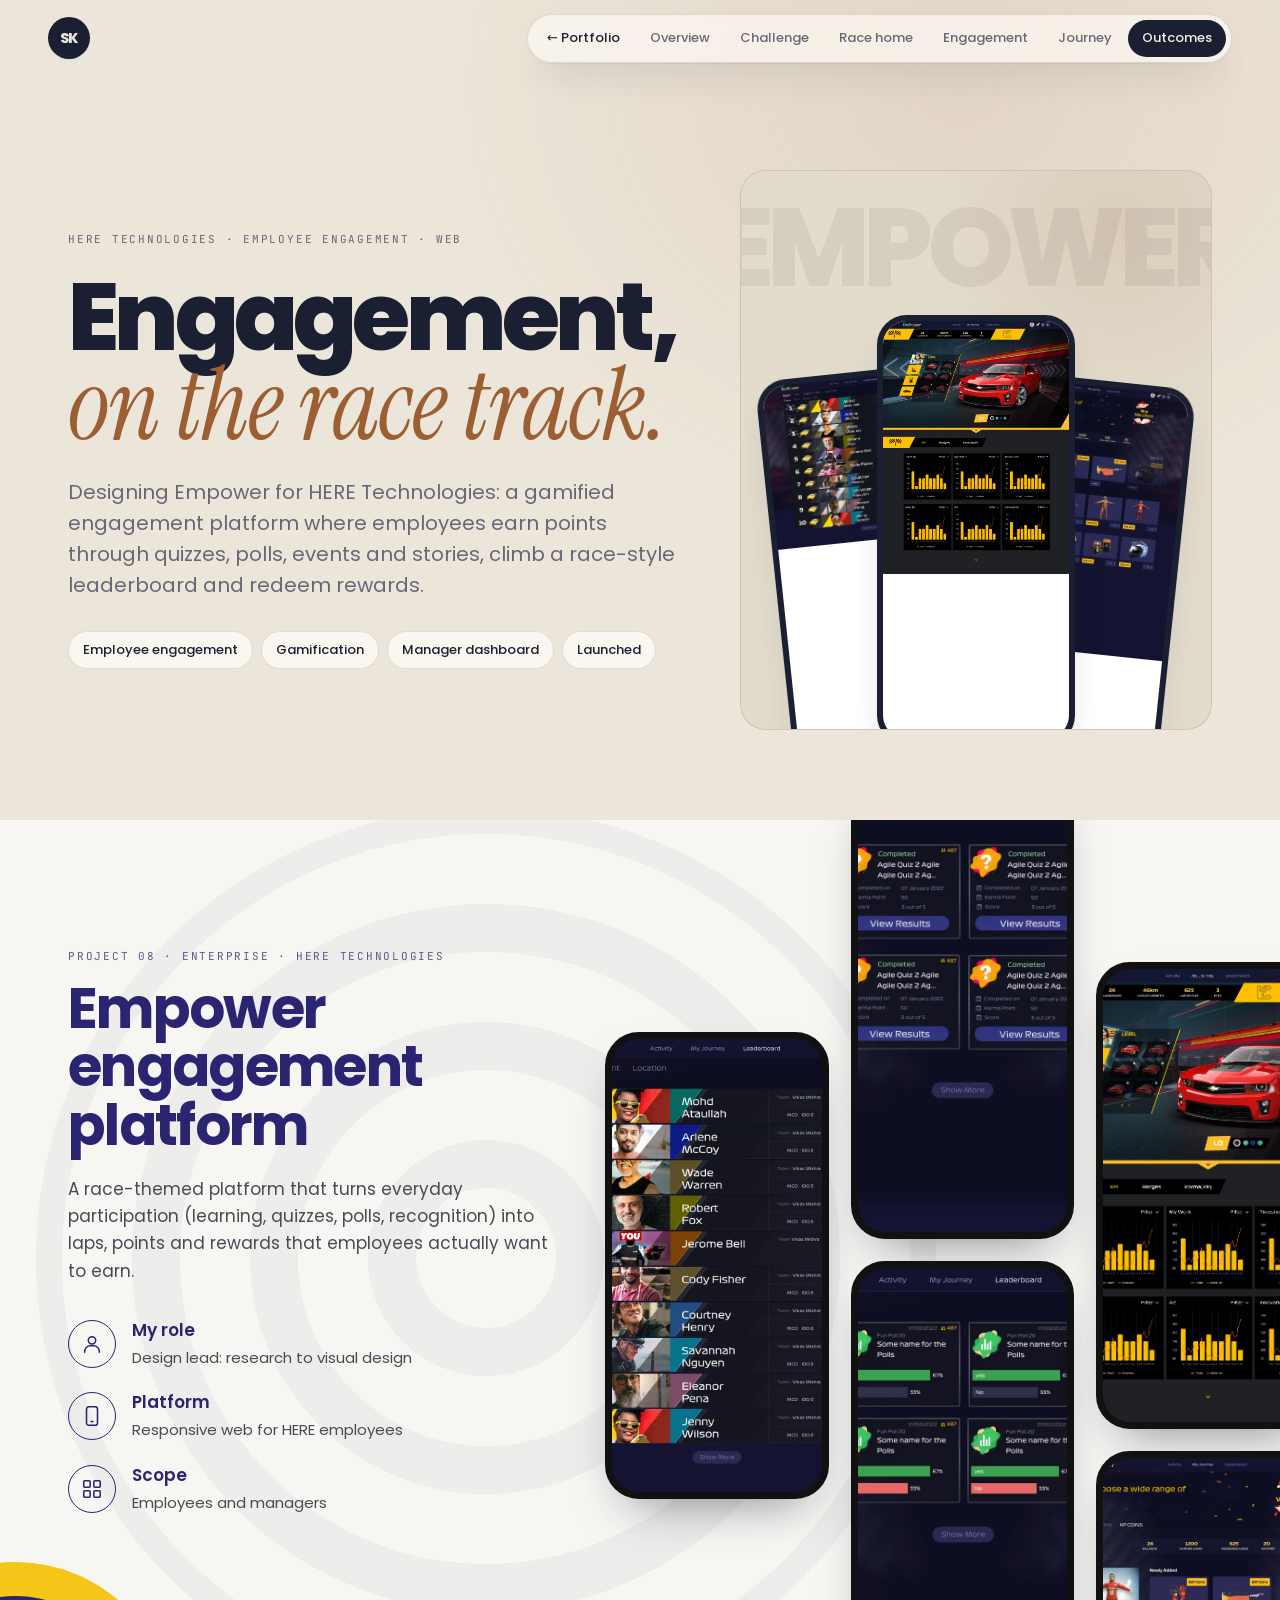
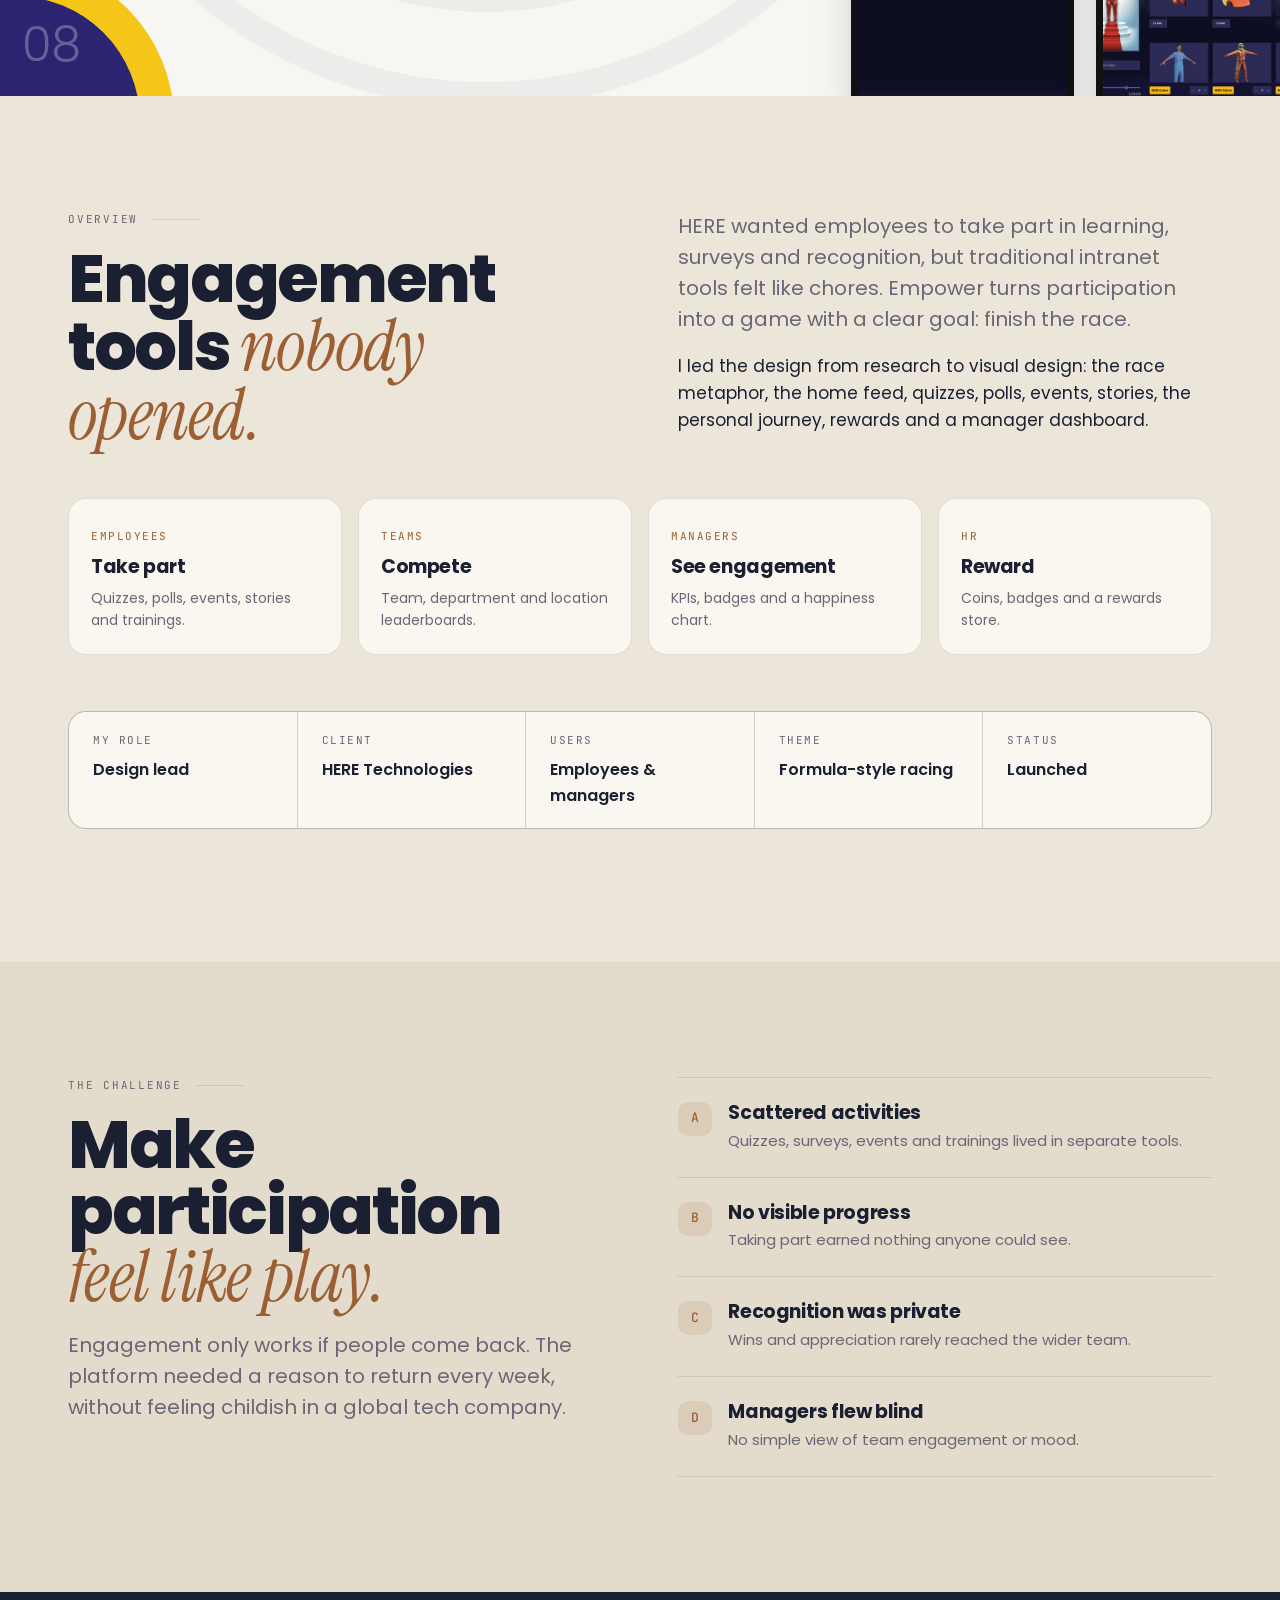
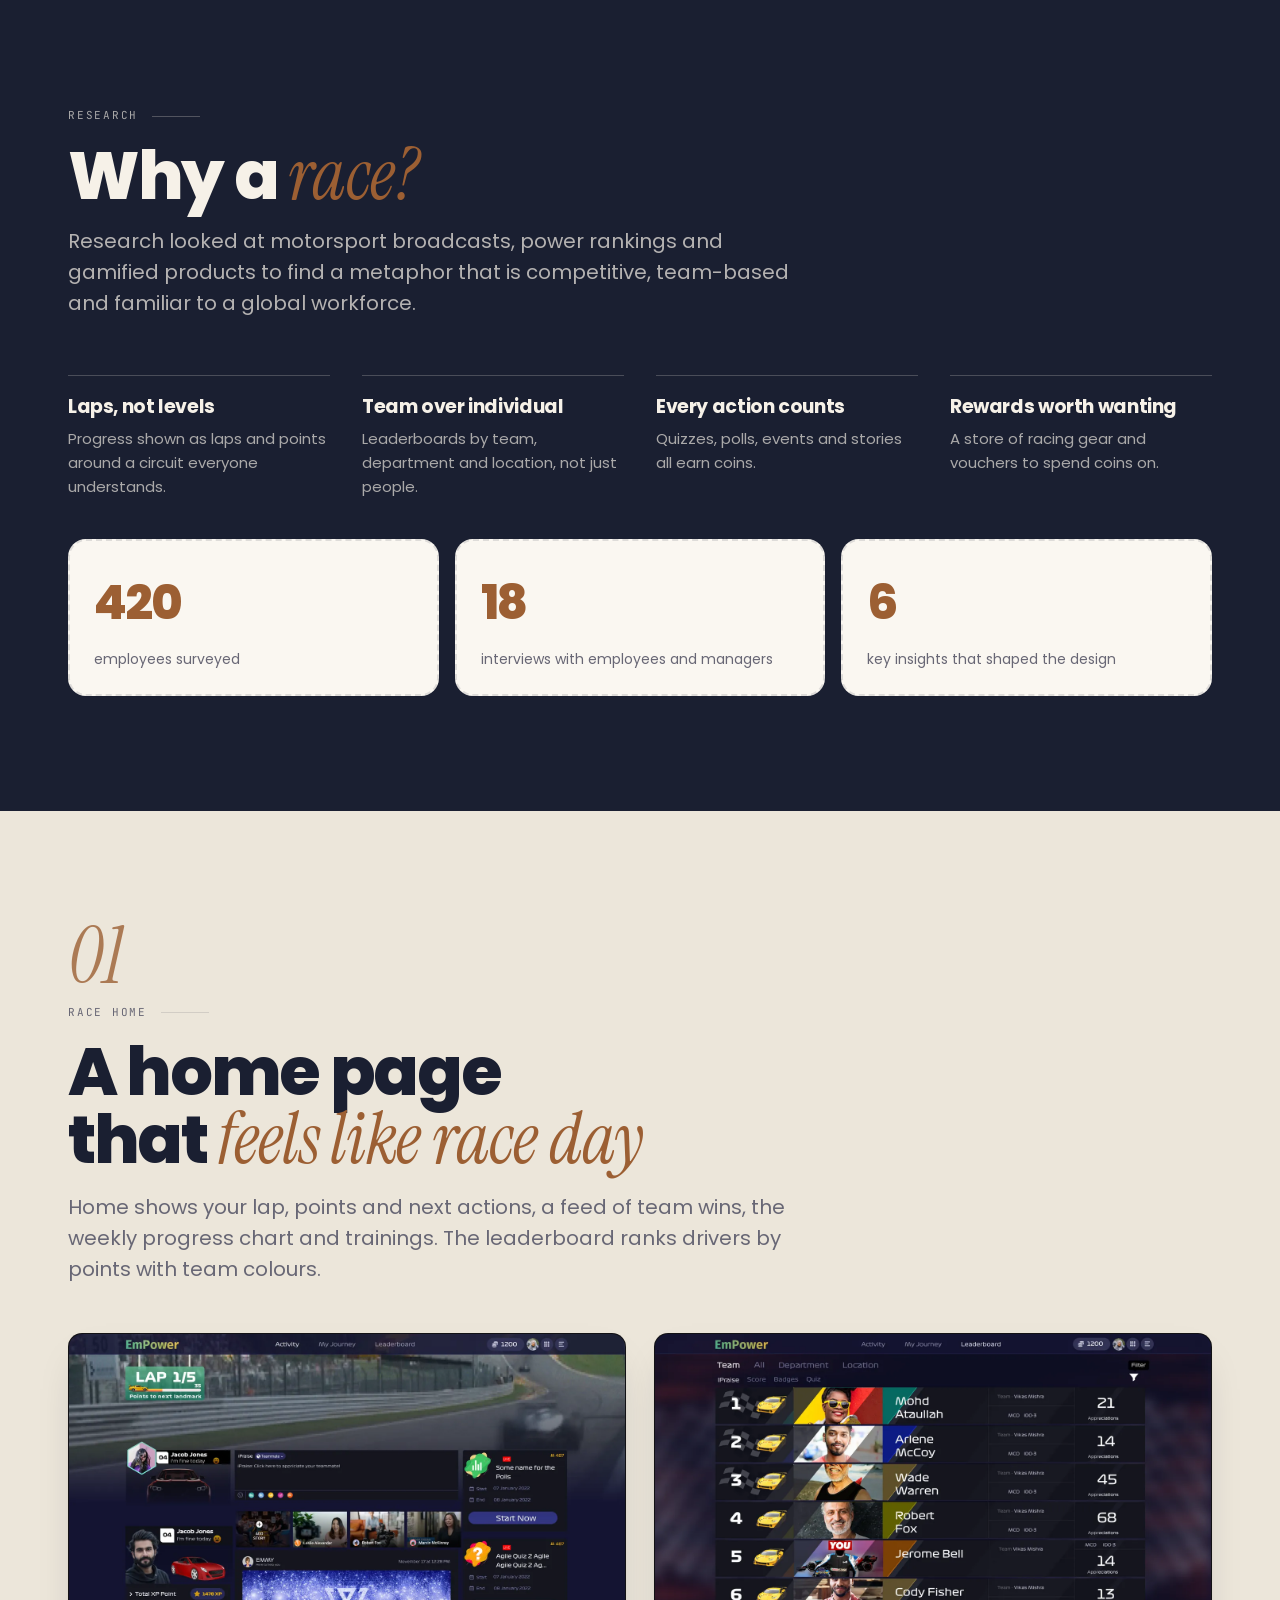
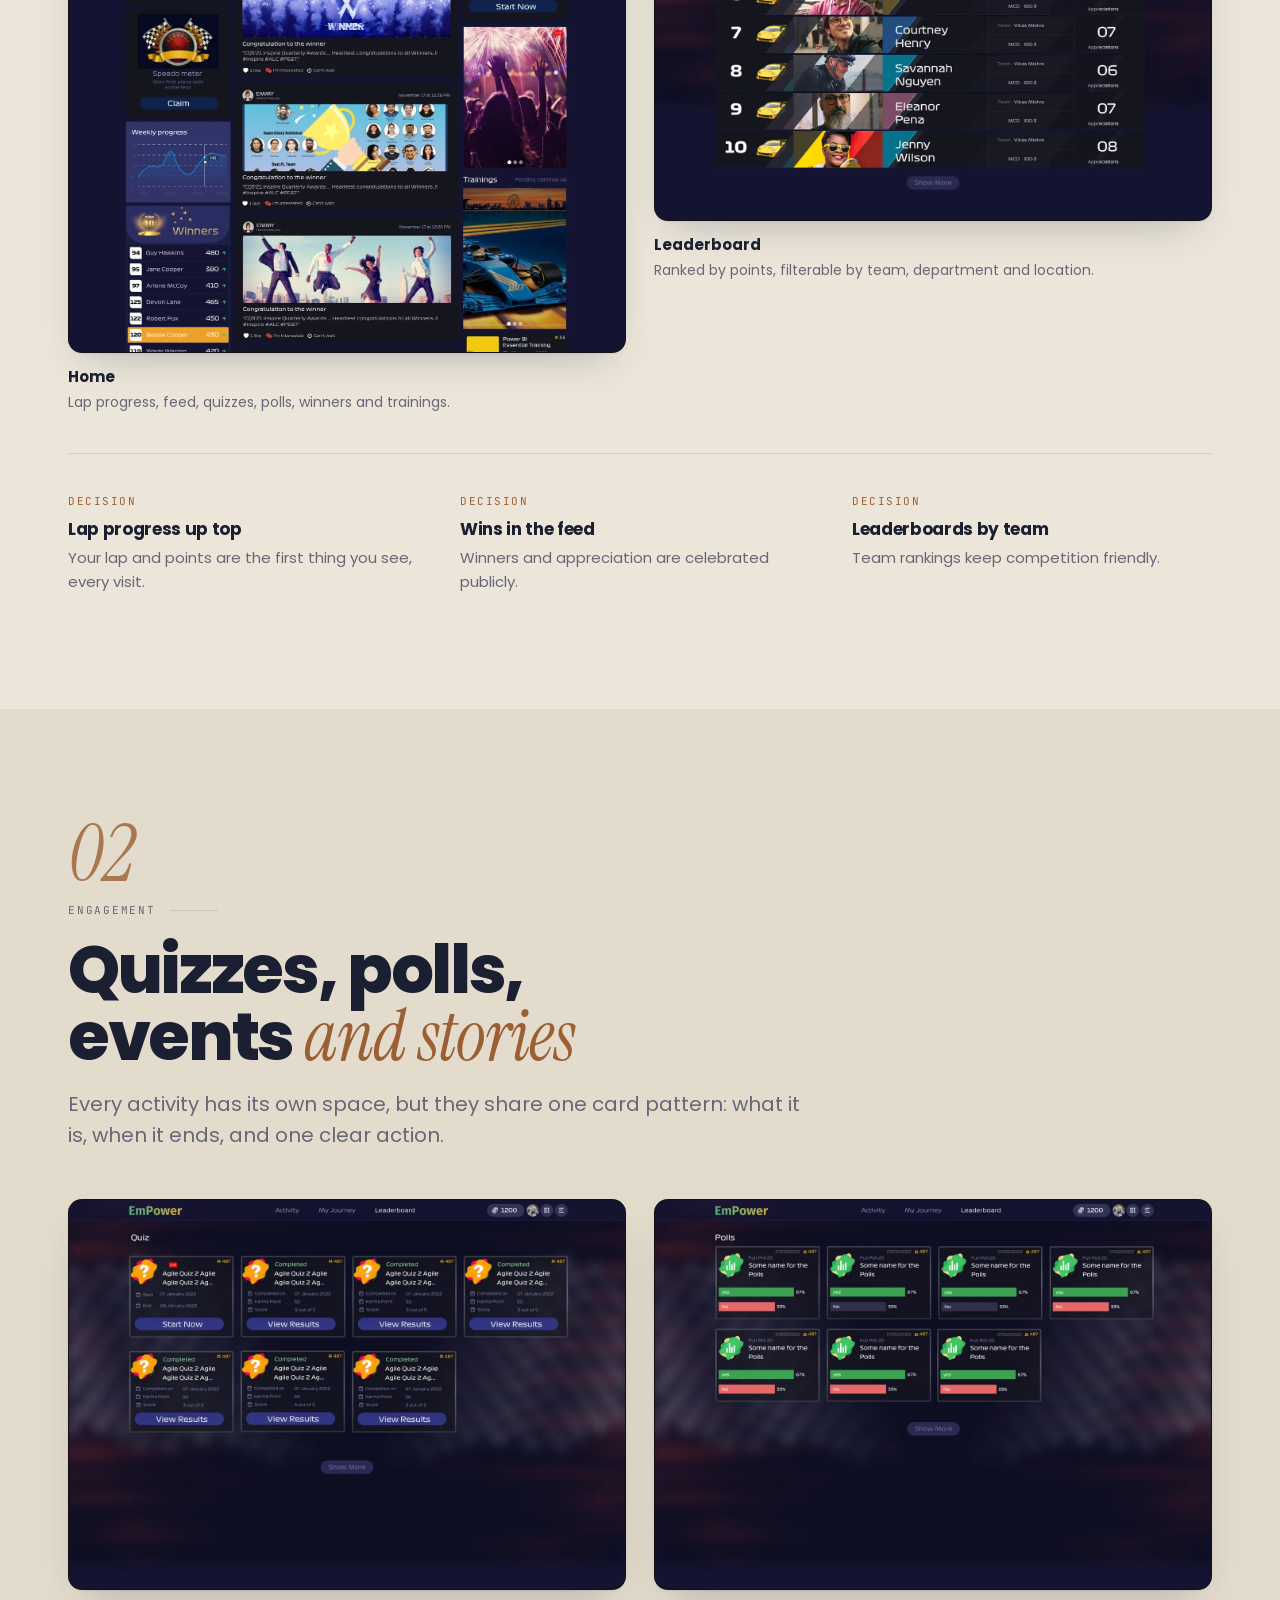
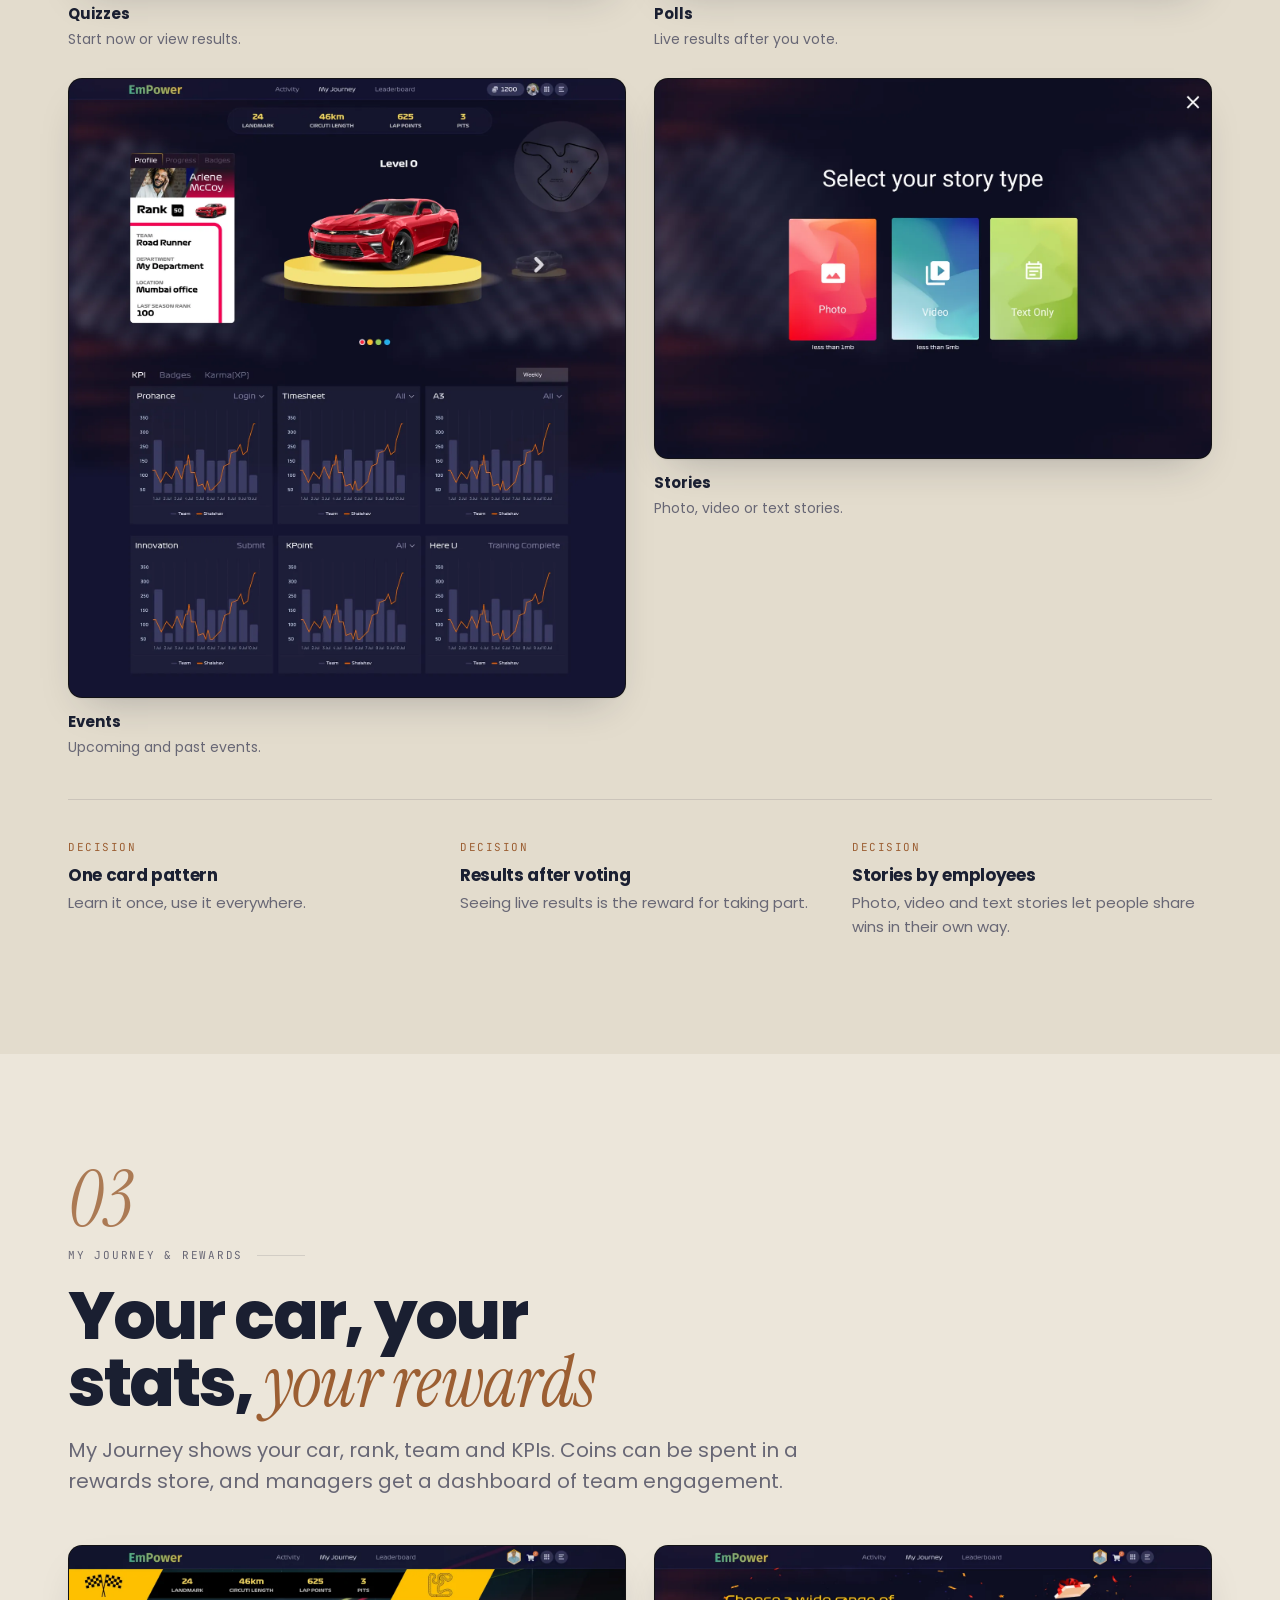
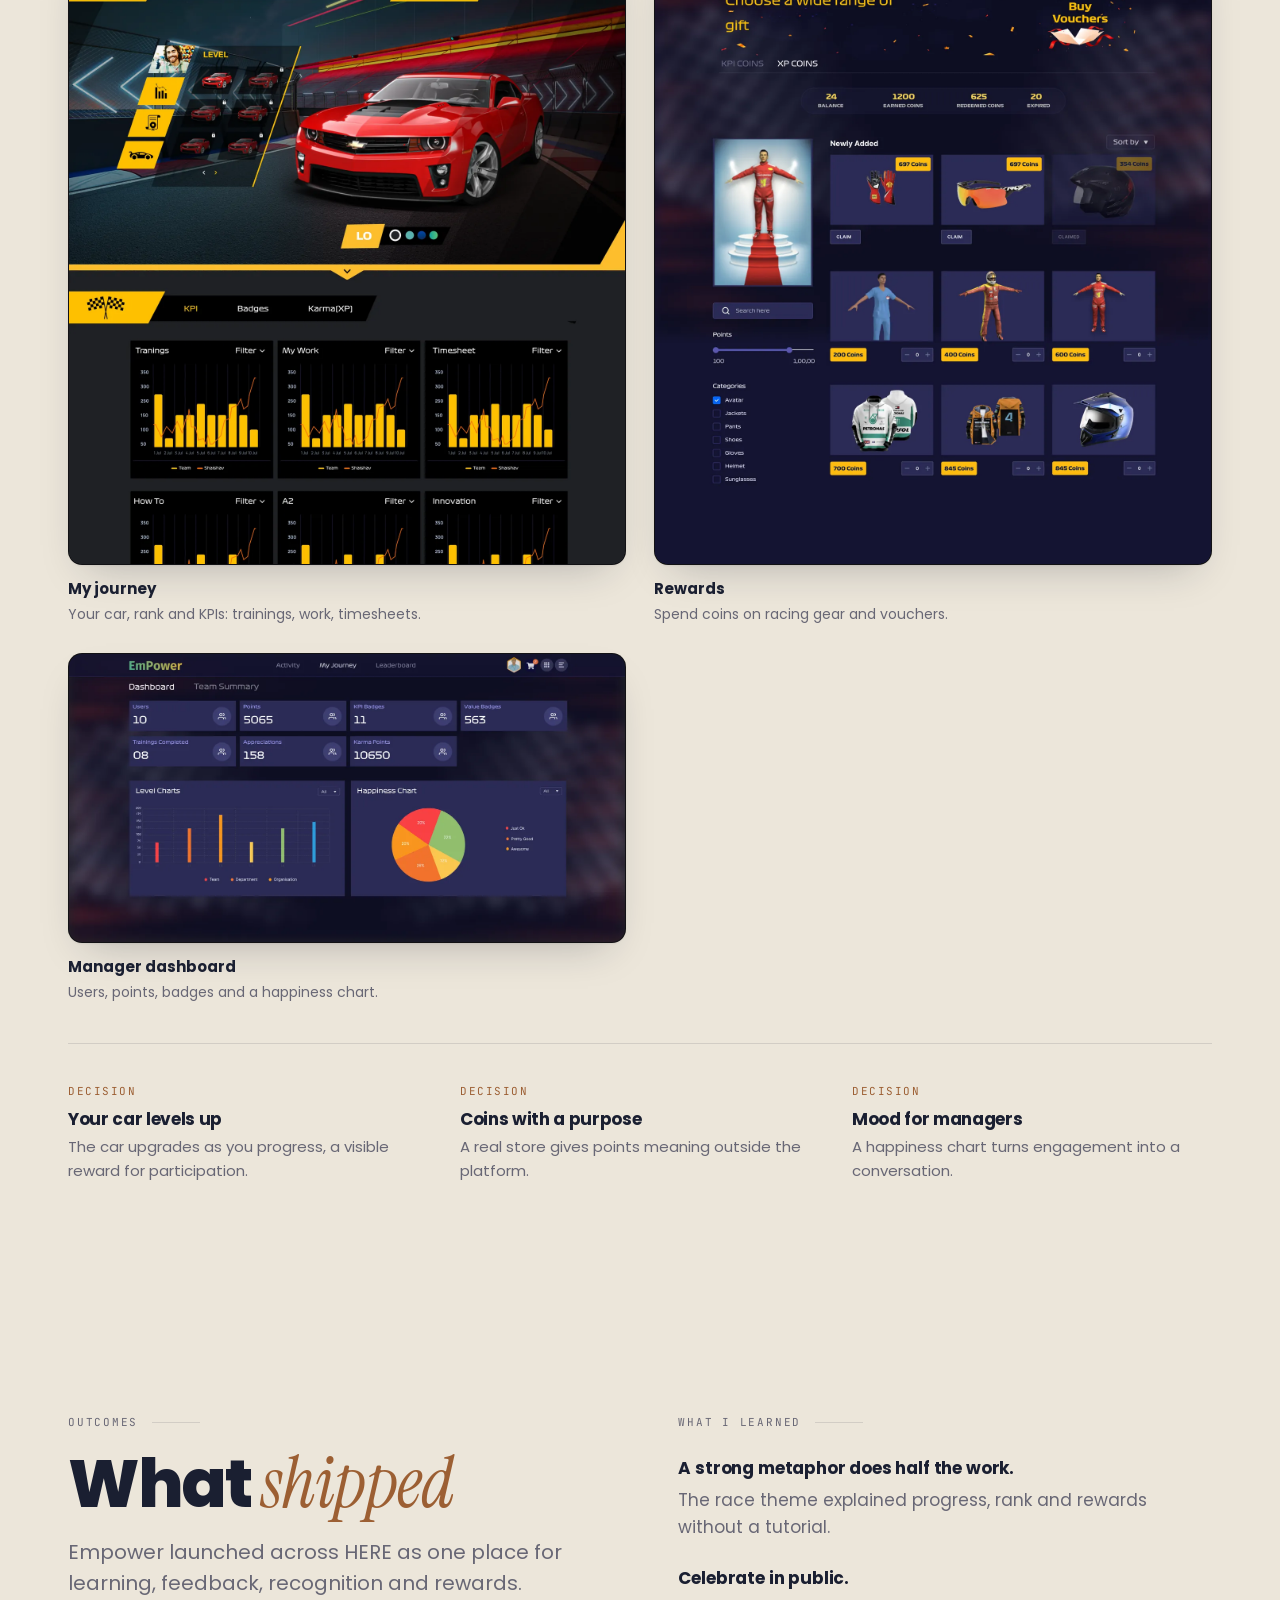
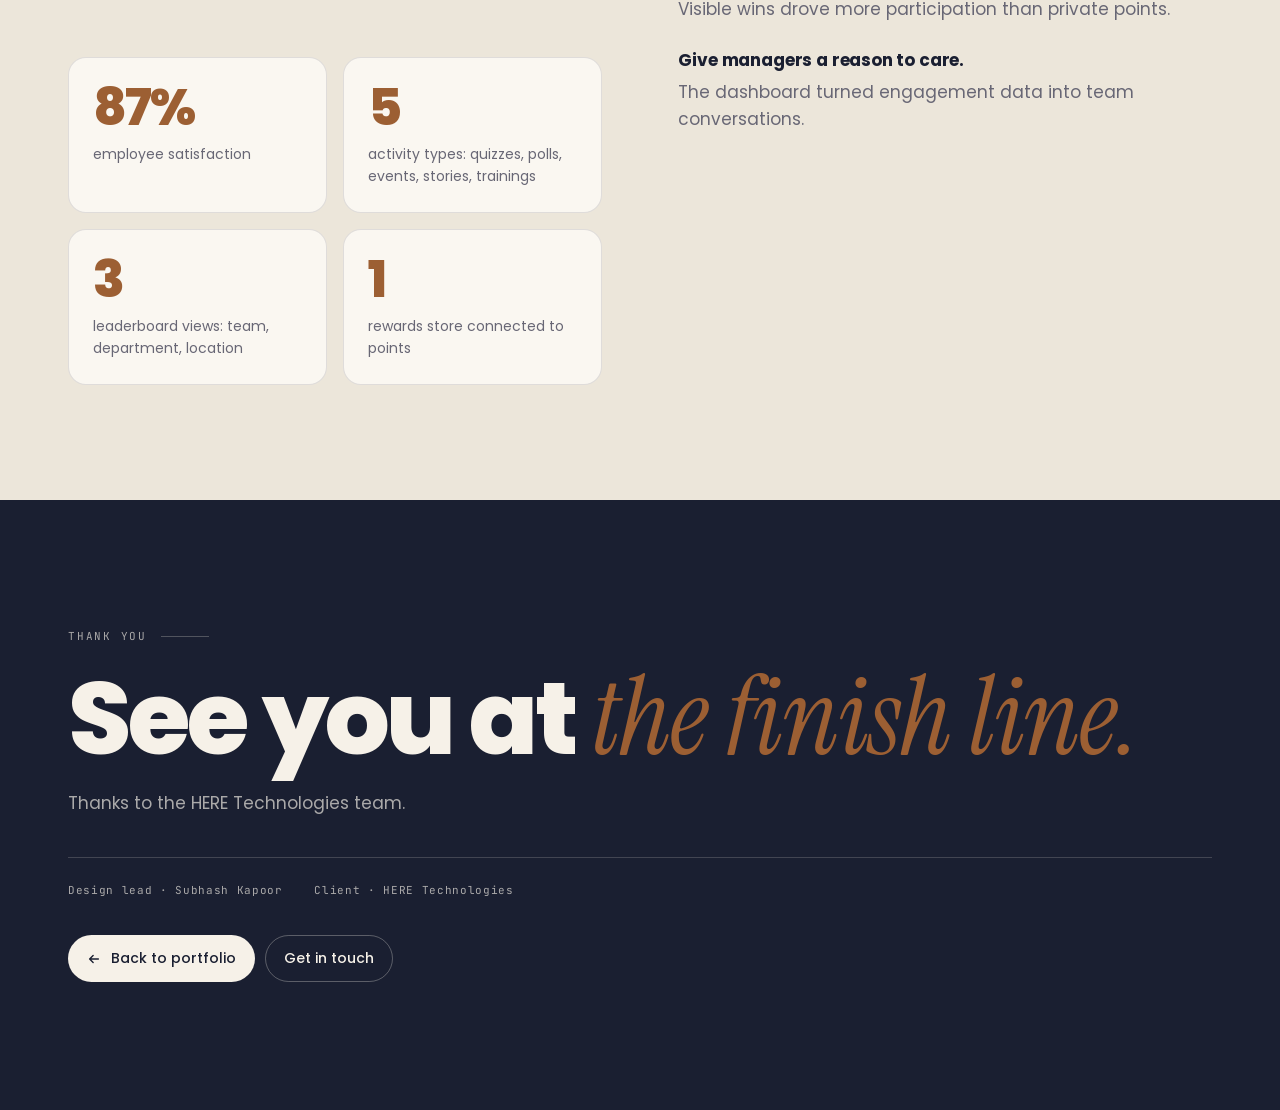
<file: empower.html>
<!doctype html>
<html lang="en">
<head>
  <meta charset="utf-8">
  <meta name="viewport" content="width=device-width,initial-scale=1,viewport-fit=cover">
  <meta name="description" content="Case study: Empower, a gamified employee engagement platform for HERE Technologies, with a race theme, quizzes, polls, journeys and rewards.">
  <style>html{color-scheme:light}body{margin:0}img{max-width:100%}</style>
  <title>Empower Case Study · Subhash Kapoor</title>
  <link rel="preconnect" href="https://fonts.googleapis.com">
  <link rel="preconnect" href="https://fonts.gstatic.com" crossorigin>
  <link rel="stylesheet" href="https://fonts.googleapis.com/css2?family=Poppins:wght@400;500;600;700;800&family=Instrument+Serif:ital@0;1&family=JetBrains+Mono:wght@400;500&display=swap">
  <link rel="stylesheet" href="sukoon.css">
  <style>
    .fan::before{content:"EMPOWER"}
    /* Showcase intro (project-title style) */
    .showcase{position:relative;overflow:hidden;background:#F7F6F3;color:#1A1F31;padding-block:clamp(64px,8vw,104px) clamp(120px,12vw,170px)}
    .showcase .wrap{display:grid;grid-template-columns:minmax(0,.9fr) minmax(0,1.1fr);gap:40px;align-items:center;position:relative;z-index:1}
    .showcase .rings{position:absolute;left:38%;top:50%;width:900px;height:900px;transform:translate(-50%,-50%);border-radius:50%;
      background:repeating-radial-gradient(circle,transparent 0 70px,rgba(26,31,49,.045) 70px 118px);pointer-events:none}
    .showcase .arc{position:absolute;left:-110px;bottom:-150px;width:250px;height:250px;border-radius:50%;background:#2B2470;box-shadow:0 0 0 34px #F5C518;pointer-events:none}
    .showcase .num{position:absolute;left:22px;bottom:12px;font-size:48px;font-weight:300;color:rgba(255,255,255,.28);letter-spacing:-.02em;z-index:1}
    .showcase .kicker{font-family:var(--f-mono);font-size:11px;letter-spacing:.16em;text-transform:uppercase;color:#5E5A86}
    .showcase h2{font-size:clamp(34px,4.4vw,56px);font-weight:700;color:#2B2470;letter-spacing:-.03em;line-height:1.05;margin-top:14px}
    .showcase .sum{font-size:17px;line-height:1.6;color:#4A4A55;margin-top:20px;max-width:46ch}
    .showcase .meta{display:grid;gap:18px;margin-top:32px}
    .showcase .meta>div{display:flex;gap:16px;align-items:center}
    .showcase .meta .ic{width:48px;height:48px;flex:none;border-radius:50%;border:1.5px solid #2B2470;display:grid;place-items:center;color:#2B2470}
    .showcase .meta .ic svg{width:22px;height:22px;fill:none;stroke:currentColor;stroke-width:1.7;stroke-linecap:round;stroke-linejoin:round}
    .showcase .meta b{display:block;font-size:17px;color:#2B2470;font-weight:600}
    .showcase .meta span{font-size:15px;color:#4A4A55}
    .collage{display:grid;grid-template-columns:repeat(3,minmax(0,1fr));gap:22px;height:620px;margin-right:calc(-1 * var(--gutter) - 60px)}
    .collage .col{display:flex;flex-direction:column;gap:22px}
    .collage .col:nth-child(1){padding-top:110px}
    .collage .col:nth-child(2){margin-top:-150px}
    .collage .col:nth-child(3){padding-top:40px}
    .collage .pf{border:7px solid #111;border-radius:34px;overflow:hidden;background:#111;box-shadow:0 24px 50px -24px rgba(26,31,49,.55);aspect-ratio:393/820;flex:none}
    .collage .pf img{display:block;width:100%;height:100%;object-fit:cover;object-position:top}
    @media (max-width:860px){.showcase .wrap{grid-template-columns:1fr}.collage{height:460px;margin-right:calc(-1 * var(--gutter) - 40px)}}
    .webs{display:grid;grid-template-columns:repeat(2,minmax(0,1fr));gap:28px;margin-top:48px}
    .web{margin:0;display:flex;flex-direction:column;gap:12px;min-width:0}
    .web .win{border-radius:14px;overflow:hidden;border:1px solid var(--line);box-shadow:var(--shadow);background:#111}
    .web .win img{display:block;width:100%;height:auto}
    .web .win.tall{max-height:min(70vh,620px);overflow-y:auto;scrollbar-width:thin}
    .ph-web{display:none}
    .web figcaption{font-size:14px;color:var(--muted)}
    .web figcaption b{display:block;color:var(--ink);font-weight:700;font-size:15px;margin-bottom:2px}
    .roles{display:grid;grid-template-columns:repeat(4,minmax(0,1fr));gap:16px;margin-top:48px}
    .roles>div{background:var(--surface);border:1px solid var(--line);border-radius:var(--r-md);padding:22px;min-width:0}
    .roles span{font-family:var(--f-mono);font-size:11px;letter-spacing:.14em;text-transform:uppercase;color:var(--accent)}
    .roles h3{margin-top:8px}.roles p{font-size:14px;color:var(--muted);margin-top:8px}
    @media (max-width:860px){.webs,.roles{grid-template-columns:1fr}}
  </style>
  <style>
    .ph-box{margin-top:40px;display:grid;grid-template-columns:repeat(3,minmax(0,1fr));gap:16px}
    .ph-box>div{border:2px dashed var(--line);border-radius:var(--r-md);padding:24px;background:var(--surface)}
    .ph-box .n{font-size:clamp(34px,4vw,48px);font-weight:800;letter-spacing:-.04em;color:var(--accent)}
    .ph-box p{font-size:14px;color:var(--muted);margin-top:6px}
    .todo{display:inline-block;font-family:var(--f-mono);font-size:10px;letter-spacing:.1em;padding:3px 8px;border-radius:999px;background:var(--accent-soft);color:var(--accent);margin-left:8px;vertical-align:middle}
    @media (max-width:860px){.ph-box{grid-template-columns:1fr}}
  </style>
</head>
<body>
<a class="skip" href="#main">Skip to content</a>
<header class="top">
  <a class="mark" href="index.html" aria-label="Back to portfolio">SK</a>
  <nav class="pill" aria-label="Case study sections"><a href="index.html#work" class="back">&larr; Portfolio</a><a href="#overview" data-s="overview">Overview</a><a href="#challenge" data-s="challenge">Challenge</a><a href="#home" data-s="home">Race home</a><a href="#engage" data-s="engage">Engagement</a><a href="#journey" data-s="journey">Journey</a><a href="#outcomes" data-s="outcomes">Outcomes</a></nav>
</header>
<main id="main">
  <header class="sk-hero">
    <div class="wrap">
      <div>
        <div class="brandmark"><span>HERE Technologies · Employee engagement · Web</span></div>
        <h1>Engagement, <em>on the race track.</em></h1>
        <p class="lede">Designing Empower for HERE Technologies: a gamified engagement platform where employees earn points through quizzes, polls, events and stories, climb a race-style leaderboard and redeem rewards.</p>
        <div class="hero-meta"><span class="chip">Employee engagement</span><span class="chip">Gamification</span><span class="chip">Manager dashboard</span><span class="chip">Launched</span></div>
      </div>
      <div class="fan" aria-label="Three key screens"><figure class="ph"><div class="scr"><img src="img/empower/leader.webp" alt="Leaderboard"></div></figure><figure class="ph"><div class="scr"><img src="img/empower/journey.webp" alt="My journey"></div></figure><figure class="ph"><div class="scr"><img src="img/empower/redeem.webp" alt="Rewards"></div></figure></div>
    </div>
  </header>
  
  <section class="showcase" aria-label="Project summary">
    <div class="rings" aria-hidden="true"></div><div class="arc" aria-hidden="true"></div><span class="num" aria-hidden="true">08</span>
    <div class="wrap">
      <div>
        <div class="kicker">Project 08 · Enterprise · HERE Technologies</div>
        <h2>Empower engagement platform</h2>
        <p class="sum">A race-themed platform that turns everyday participation (learning, quizzes, polls, recognition) into laps, points and rewards that employees actually want to earn.</p>
        <div class="meta"><div><span class="ic"><svg viewBox="0 0 24 24"><circle cx="12" cy="8" r="4"/><path d="M4 21v-1a6 6 0 0 1 6-6h4a6 6 0 0 1 6 6v1"/></svg></span><div><b>My role</b><span>Design lead: research to visual design</span></div></div><div><span class="ic"><svg viewBox="0 0 24 24"><rect x="6" y="2" width="12" height="20" rx="2.5"/><path d="M11 18h2"/></svg></span><div><b>Platform</b><span>Responsive web for HERE employees</span></div></div><div><span class="ic"><svg viewBox="0 0 24 24"><rect x="3" y="3" width="7" height="7" rx="1"/><rect x="14" y="3" width="7" height="7" rx="1"/><rect x="3" y="14" width="7" height="7" rx="1"/><rect x="14" y="14" width="7" height="7" rx="1"/></svg></span><div><b>Scope</b><span>Employees and managers</span></div></div></div>
      </div>
      <div class="collage" aria-hidden="true"><div class="col"><div class="pf"><img src="img/empower/leader.webp" alt=""></div></div><div class="col"><div class="pf"><img src="img/empower/quiz.webp" alt=""></div><div class="pf"><img src="img/empower/polls.webp" alt=""></div></div><div class="col"><div class="pf"><img src="img/empower/journey.webp" alt=""></div><div class="pf"><img src="img/empower/redeem.webp" alt=""></div></div></div>
    </div>
  </section>
  <section id="overview">
    <div class="wrap two">
      <div class="stack"><div class="eyebrow">Overview</div><h2>Engagement tools <em>nobody opened.</em></h2></div>
      <div class="stack"><p class="lede">HERE wanted employees to take part in learning, surveys and recognition, but traditional intranet tools felt like chores. Empower turns participation into a game with a clear goal: finish the race.</p><p>I led the design from research to visual design: the race metaphor, the home feed, quizzes, polls, events, stories, the personal journey, rewards and a manager dashboard.</p></div>
    </div>
    <div class="wrap">
      <div class="roles"><div><span>Employees</span><h3>Take part</h3><p>Quizzes, polls, events, stories and trainings.</p></div><div><span>Teams</span><h3>Compete</h3><p>Team, department and location leaderboards.</p></div><div><span>Managers</span><h3>See engagement</h3><p>KPIs, badges and a happiness chart.</p></div><div><span>HR</span><h3>Reward</h3><p>Coins, badges and a rewards store.</p></div></div>
      <dl class="snap"><div><dt>My role</dt><dd>Design lead</dd></div><div><dt>Client</dt><dd>HERE Technologies</dd></div><div><dt>Users</dt><dd>Employees &amp; managers</dd></div><div><dt>Theme</dt><dd>Formula-style racing</dd></div><div><dt>Status</dt><dd>Launched</dd></div></dl>
    </div>
  </section>
  <section id="challenge" class="alt">
    <div class="wrap two">
      <div class="stack"><div class="eyebrow">The challenge</div><h2>Make participation <em>feel like play.</em></h2><p class="lede">Engagement only works if people come back. The platform needed a reason to return every week, without feeling childish in a global tech company.</p></div>
      <div class="pains"><div class="pain"><span class="k">A</span><div><h3>Scattered activities</h3><p>Quizzes, surveys, events and trainings lived in separate tools.</p></div></div><div class="pain"><span class="k">B</span><div><h3>No visible progress</h3><p>Taking part earned nothing anyone could see.</p></div></div><div class="pain"><span class="k">C</span><div><h3>Recognition was private</h3><p>Wins and appreciation rarely reached the wider team.</p></div></div><div class="pain"><span class="k">D</span><div><h3>Managers flew blind</h3><p>No simple view of team engagement or mood.</p></div></div></div>
    </div>
  </section>
  <section id="principles" class="band">
    <div class="wrap">
      <div class="eyebrow">Research</div>
      <h2 style="margin-top:16px;max-width:22ch">Why a <em>race?</em></h2>
      <p class="lede" style="margin-top:16px;color:color-mix(in srgb,var(--on-ink) 70%,transparent)">Research looked at motorsport broadcasts, power rankings and gamified products to find a metaphor that is competitive, team-based and familiar to a global workforce.</p>
      <div class="principles"><div><h3>Laps, not levels</h3><p>Progress shown as laps and points around a circuit everyone understands.</p></div><div><h3>Team over individual</h3><p>Leaderboards by team, department and location, not just people.</p></div><div><h3>Every action counts</h3><p>Quizzes, polls, events and stories all earn coins.</p></div><div><h3>Rewards worth wanting</h3><p>A store of racing gear and vouchers to spend coins on.</p></div></div>
      <div class="ph-box"><div><div class="n">420</div><p>employees surveyed</p></div><div><div class="n">18</div><p>interviews with employees and managers</p></div><div><div class="n">6</div><p>key insights that shaped the design</p></div></div>
    </div>
  </section>
  <section id="home">
    <div class="wrap">
      <div class="chapter-head"><span class="chapter-num" aria-hidden="true">01</span>
        <div class="stack"><div class="eyebrow">Race home</div><h2>A home page that <em>feels like race day</em></h2>
        <p class="lede">Home shows your lap, points and next actions, a feed of team wins, the weekly progress chart and trainings. The leaderboard ranks drivers by points with team colours.</p></div></div>
      <div class="webs"><figure class="web"><div class="win tall" tabindex="0"><img src="img/empower/home.webp" alt="Empower home feed" loading="lazy"></div><figcaption><b>Home</b>Lap progress, feed, quizzes, polls, winners and trainings.</figcaption></figure><figure class="web"><div class="win" ><img src="img/empower/leader.webp" alt="Leaderboard" loading="lazy"></div><figcaption><b>Leaderboard</b>Ranked by points, filterable by team, department and location.</figcaption></figure></div><div class="decisions"><div><span class="tag">Decision</span><h3>Lap progress up top</h3><p>Your lap and points are the first thing you see, every visit.</p></div><div><span class="tag">Decision</span><h3>Wins in the feed</h3><p>Winners and appreciation are celebrated publicly.</p></div><div><span class="tag">Decision</span><h3>Leaderboards by team</h3><p>Team rankings keep competition friendly.</p></div></div>
    </div>
  </section>
  <section id="engage" class="alt">
    <div class="wrap">
      <div class="chapter-head"><span class="chapter-num" aria-hidden="true">02</span>
        <div class="stack"><div class="eyebrow">Engagement</div><h2>Quizzes, polls, events <em>and stories</em></h2>
        <p class="lede">Every activity has its own space, but they share one card pattern: what it is, when it ends, and one clear action.</p></div></div>
      <div class="webs"><figure class="web"><div class="win" ><img src="img/empower/quiz.webp" alt="Quiz list" loading="lazy"></div><figcaption><b>Quizzes</b>Start now or view results.</figcaption></figure><figure class="web"><div class="win" ><img src="img/empower/polls.webp" alt="Polls" loading="lazy"></div><figcaption><b>Polls</b>Live results after you vote.</figcaption></figure><figure class="web"><div class="win tall" tabindex="0"><img src="img/empower/events.webp" alt="Events" loading="lazy"></div><figcaption><b>Events</b>Upcoming and past events.</figcaption></figure><figure class="web"><div class="win" ><img src="img/empower/final.webp" alt="Create a story" loading="lazy"></div><figcaption><b>Stories</b>Photo, video or text stories.</figcaption></figure></div><div class="decisions"><div><span class="tag">Decision</span><h3>One card pattern</h3><p>Learn it once, use it everywhere.</p></div><div><span class="tag">Decision</span><h3>Results after voting</h3><p>Seeing live results is the reward for taking part.</p></div><div><span class="tag">Decision</span><h3>Stories by employees</h3><p>Photo, video and text stories let people share wins in their own way.</p></div></div>
    </div>
  </section>
  <section id="journey">
    <div class="wrap">
      <div class="chapter-head"><span class="chapter-num" aria-hidden="true">03</span>
        <div class="stack"><div class="eyebrow">My journey &amp; rewards</div><h2>Your car, your stats, <em>your rewards</em></h2>
        <p class="lede">My Journey shows your car, rank, team and KPIs. Coins can be spent in a rewards store, and managers get a dashboard of team engagement.</p></div></div>
      <div class="webs"><figure class="web"><div class="win tall" tabindex="0"><img src="img/empower/journey.webp" alt="My journey" loading="lazy"></div><figcaption><b>My journey</b>Your car, rank and KPIs: trainings, work, timesheets.</figcaption></figure><figure class="web"><div class="win tall" tabindex="0"><img src="img/empower/redeem.webp" alt="Rewards store" loading="lazy"></div><figcaption><b>Rewards</b>Spend coins on racing gear and vouchers.</figcaption></figure><figure class="web"><div class="win" ><img src="img/empower/manager.webp" alt="Manager dashboard" loading="lazy"></div><figcaption><b>Manager dashboard</b>Users, points, badges and a happiness chart.</figcaption></figure></div><div class="decisions"><div><span class="tag">Decision</span><h3>Your car levels up</h3><p>The car upgrades as you progress, a visible reward for participation.</p></div><div><span class="tag">Decision</span><h3>Coins with a purpose</h3><p>A real store gives points meaning outside the platform.</p></div><div><span class="tag">Decision</span><h3>Mood for managers</h3><p>A happiness chart turns engagement into a conversation.</p></div></div>
    </div>
  </section>

  <section id="outcomes">
    <div class="wrap two">
      <div class="stack">
        <div class="eyebrow">Outcomes</div>
        <h2>What <em>shipped</em></h2>
        <p class="lede">Empower launched across HERE as one place for learning, feedback, recognition and rewards.</p>
        <div class="outcomes" style="grid-template-columns:1fr 1fr"><div><div class="n">87%</div><p>employee satisfaction</p></div><div><div class="n">5</div><p>activity types: quizzes, polls, events, stories, trainings</p></div><div><div class="n">3</div><p>leaderboard views: team, department, location</p></div><div><div class="n">1</div><p>rewards store connected to points</p></div></div>
      </div>
      <div class="stack"><div class="eyebrow">What I learned</div><div class="learn"><p><b>A strong metaphor does half the work.</b> The race theme explained progress, rank and rewards without a tutorial.</p><p><b>Celebrate in public.</b> Visible wins drove more participation than private points.</p><p><b>Give managers a reason to care.</b> The dashboard turned engagement data into team conversations.</p></div></div>
    </div>
  </section>
</main>
<footer class="end">
  <div class="wrap">
    <div class="eyebrow">Thank you</div>
    <h2 style="margin-top:20px">See you at <em>the finish line.</em></h2>
    <p>Thanks to the HERE Technologies team.</p>
    <div class="credits"><span>Design lead · Subhash Kapoor</span><span>Client · HERE Technologies</span></div>
    <div class="back-row"><a class="btn dark" href="index.html#work"><svg viewBox="0 0 16 16" fill="none" stroke="currentColor" stroke-width="1.6" stroke-linecap="round" stroke-linejoin="round"><path d="M13 8H3M7 4L3 8l4 4"/></svg>Back to portfolio</a><a class="btn" href="index.html#contact">Get in touch</a></div>
  </div>
</footer>
<script>
(function(){
  var links=[].slice.call(document.querySelectorAll('.pill a[data-s]'));
  var map={};links.forEach(function(a){map[a.dataset.s]=a});
  var ids=['overview', 'challenge', 'home', 'engage', 'journey', 'outcomes', 'principles'];
  var group={principles:'challenge'};
  if(!('IntersectionObserver' in window))return;
  var io=new IntersectionObserver(function(es){es.forEach(function(e){if(!e.isIntersecting)return;
    var k=group[e.target.id]||e.target.id;links.forEach(function(a){a.classList.toggle('on',a===map[k])});
    var on=map[k];if(on&&matchMedia('(max-width:720px)').matches){var p=on.parentNode;p.scrollLeft=on.offsetLeft-16}
  })},{rootMargin:'-45% 0px -50% 0px'});
  ids.forEach(function(id){var el=document.getElementById(id);if(el)io.observe(el)});
})();
</script>
</body>
</html>
</file>
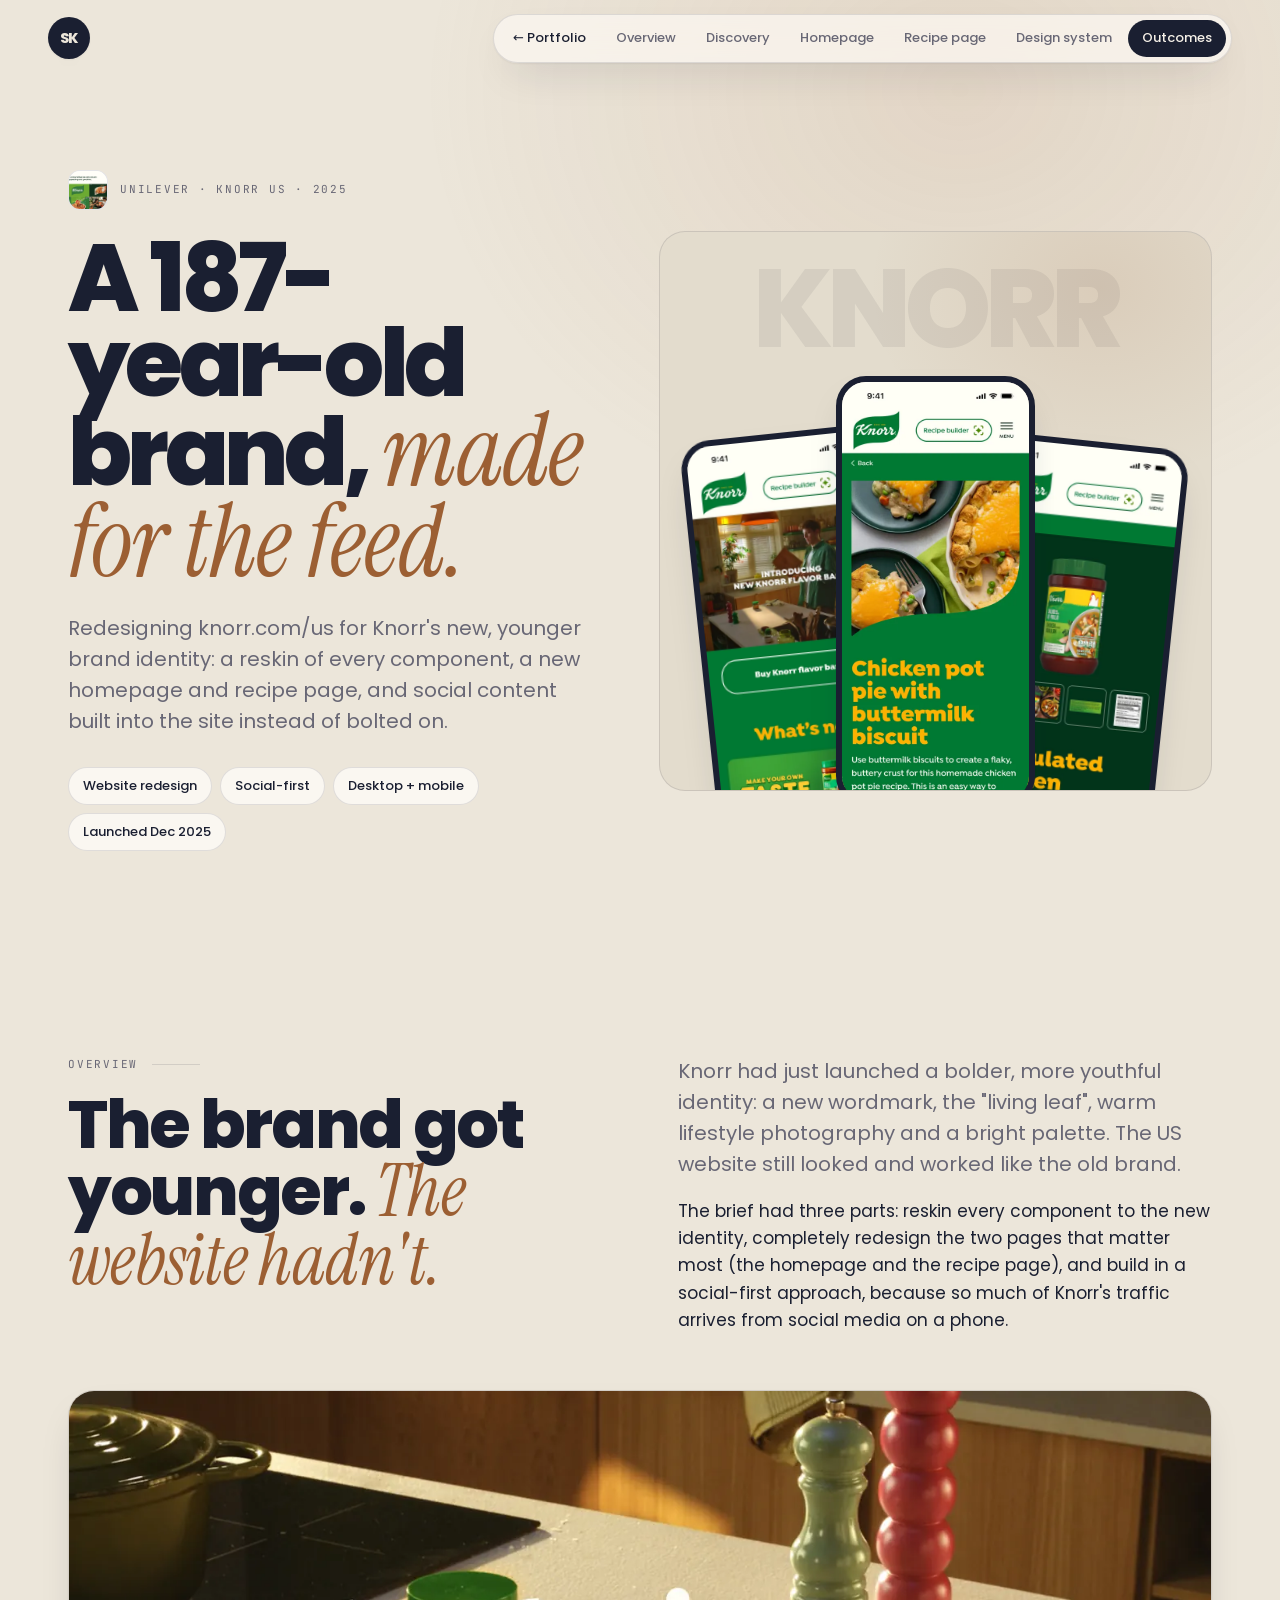
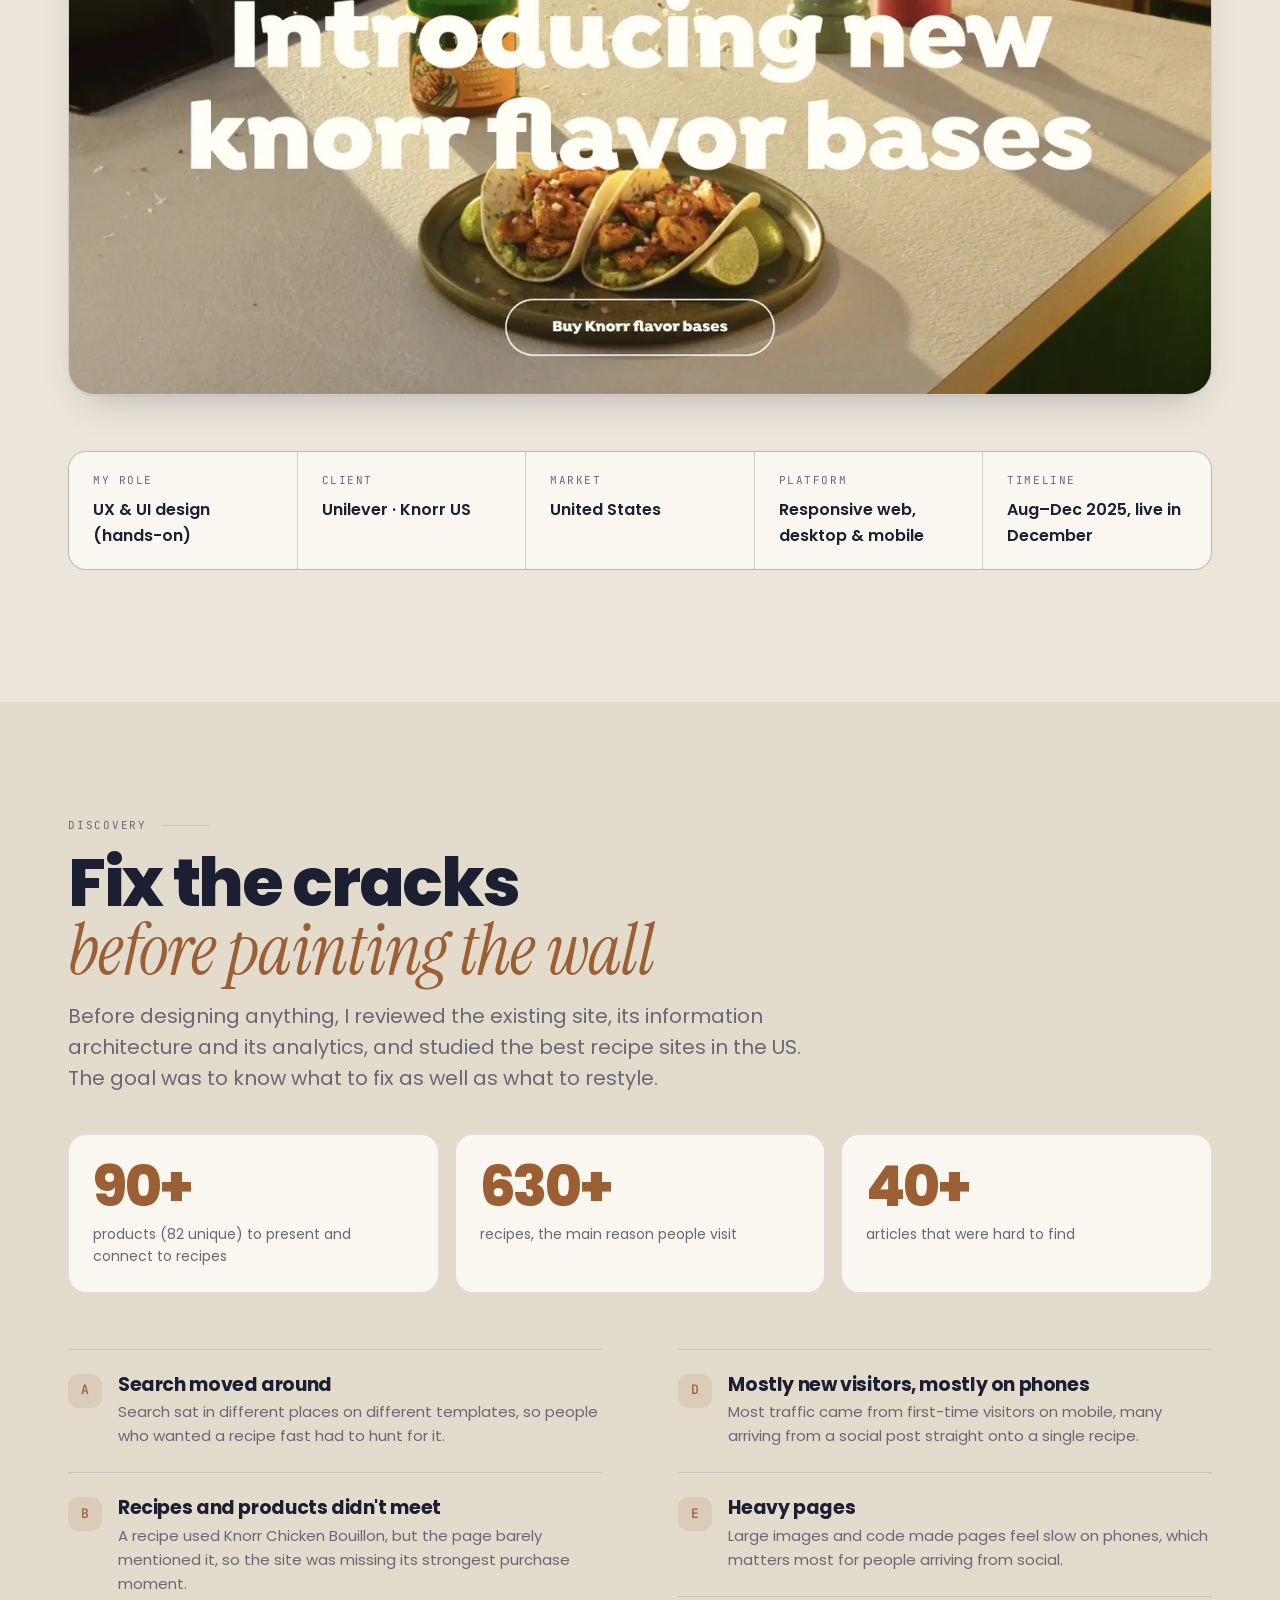
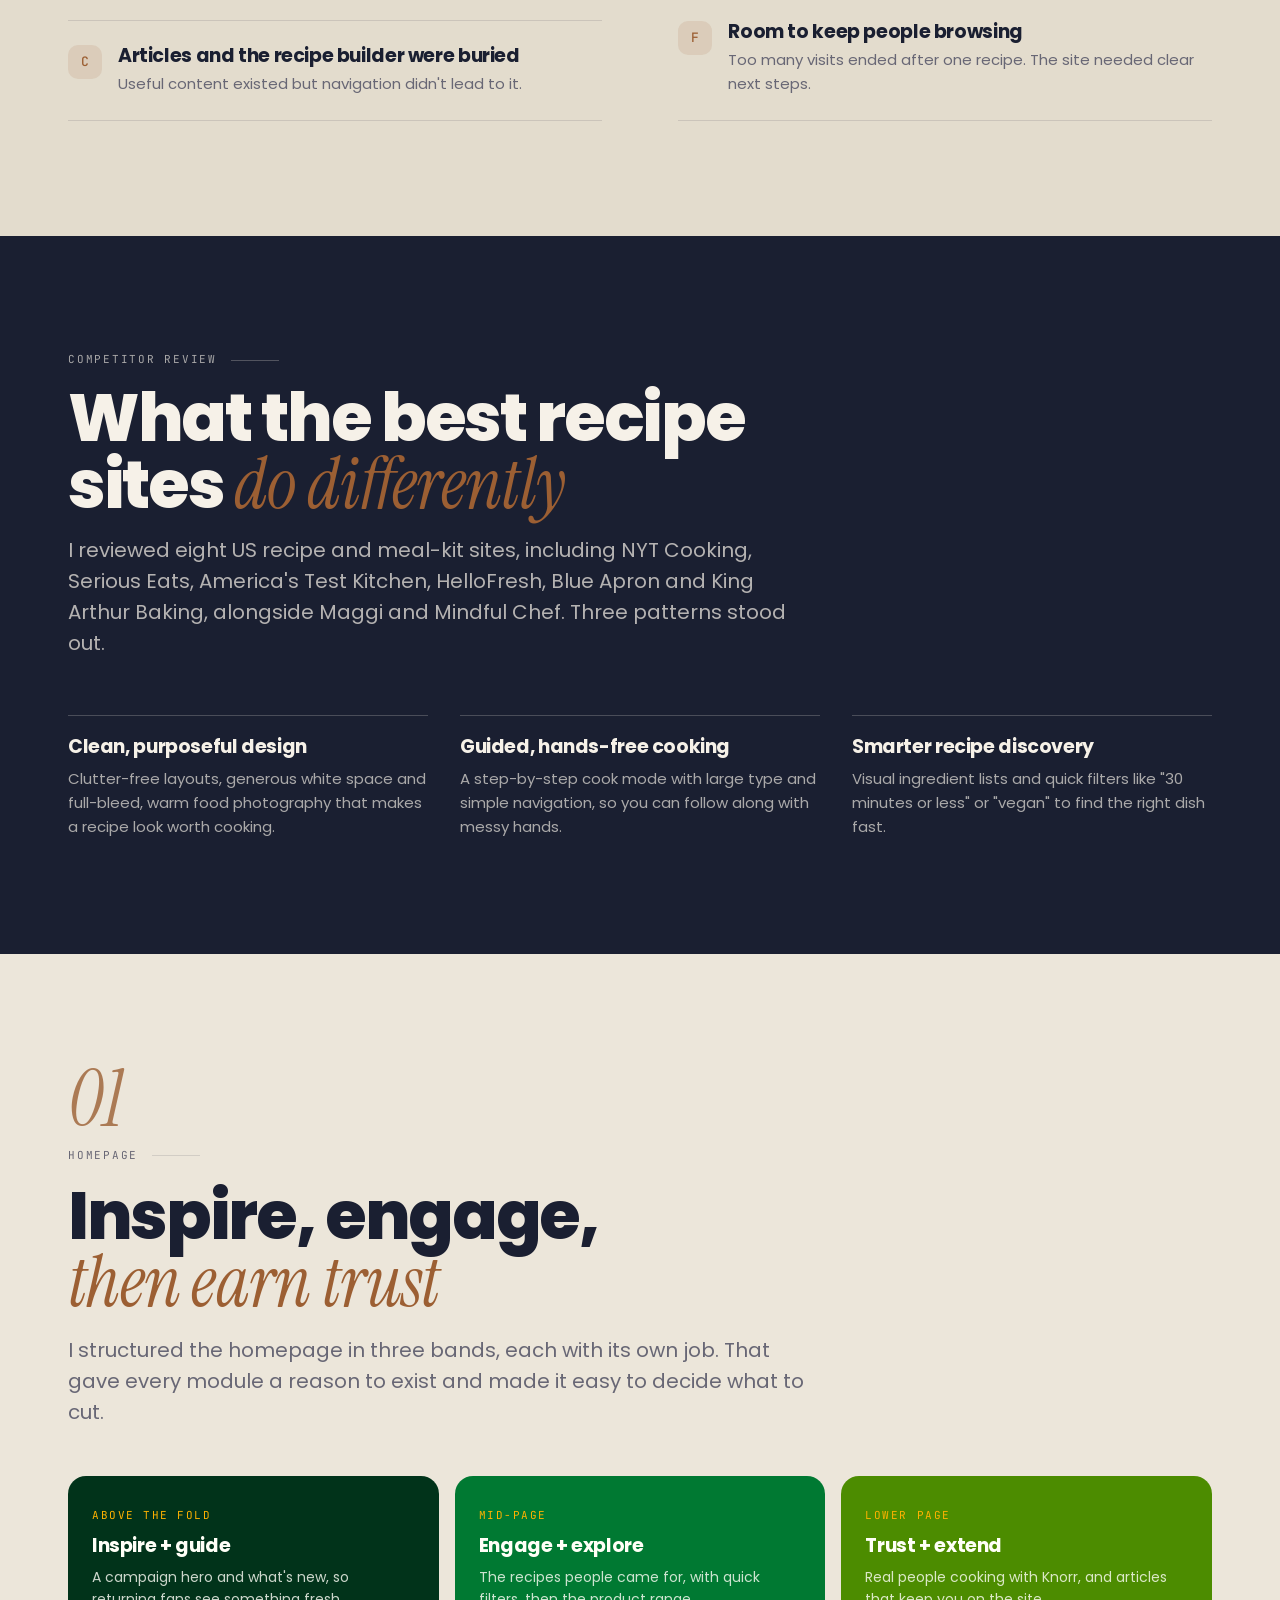
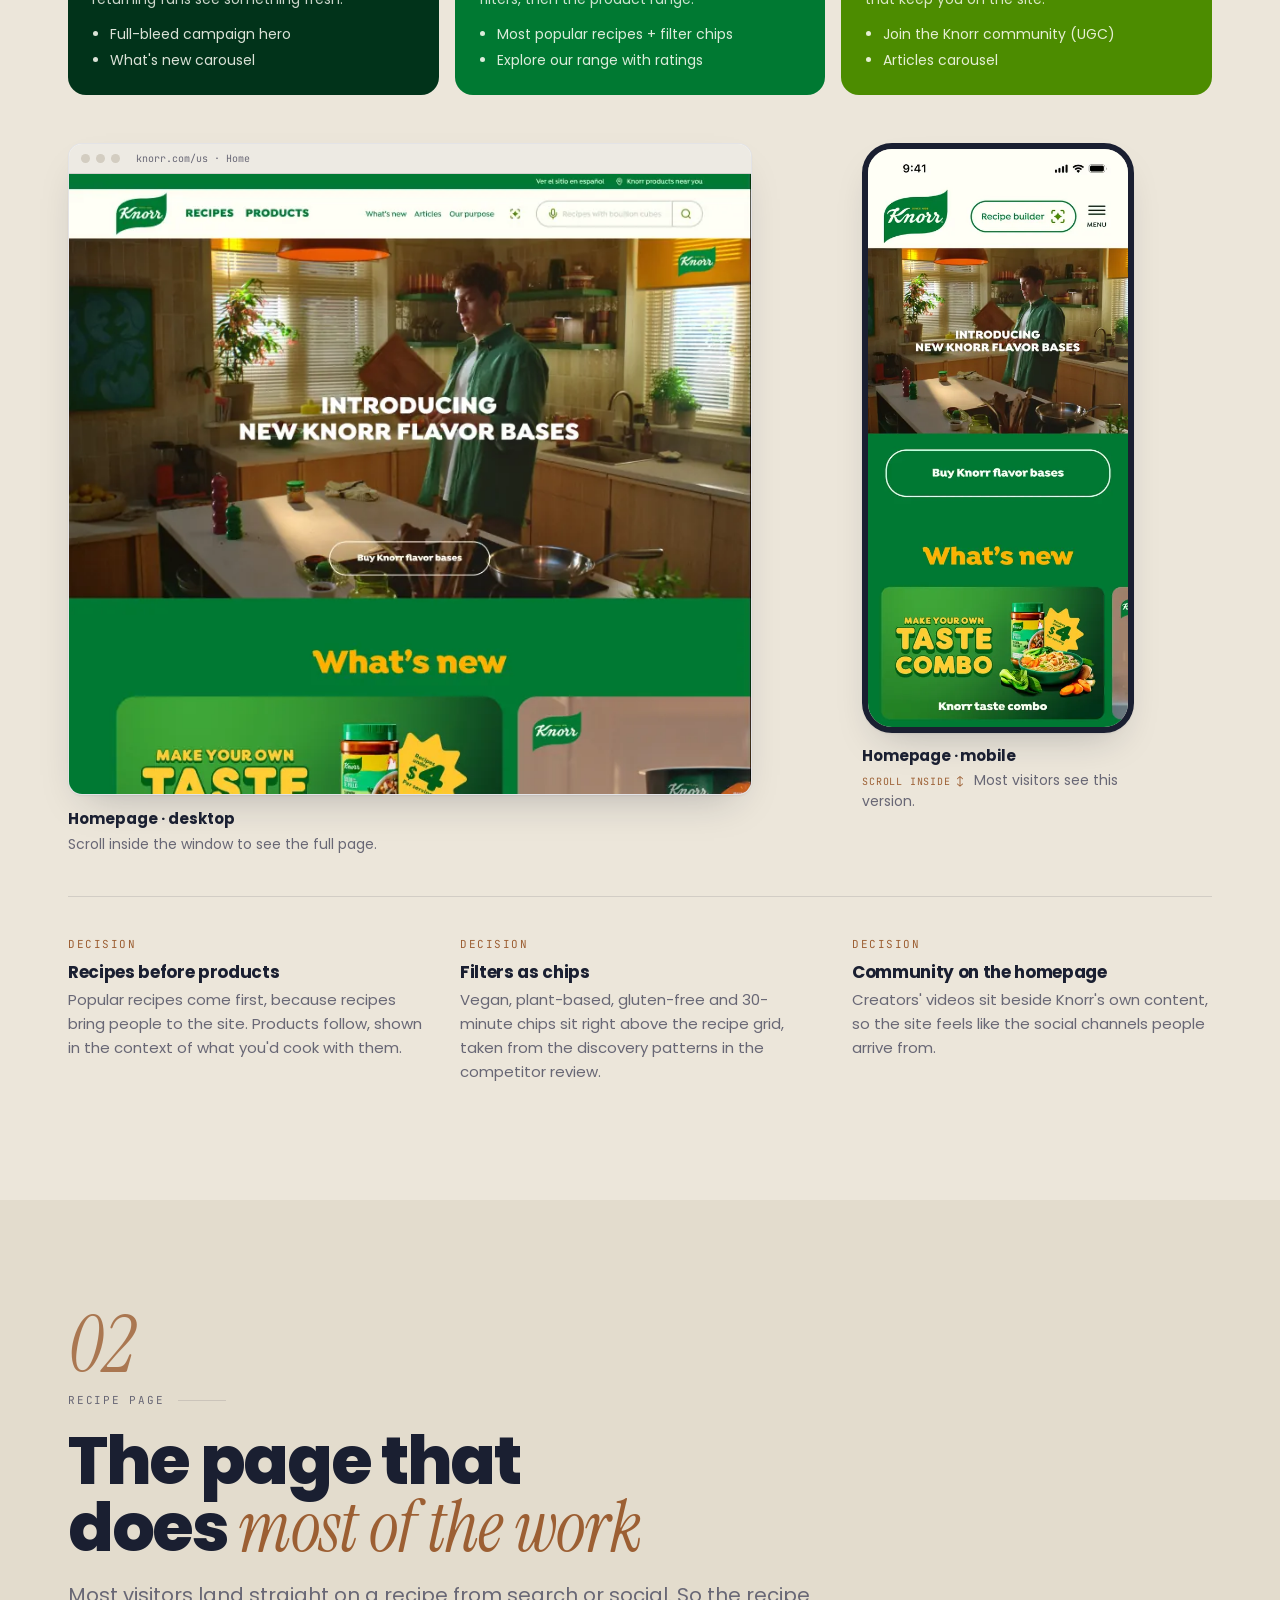
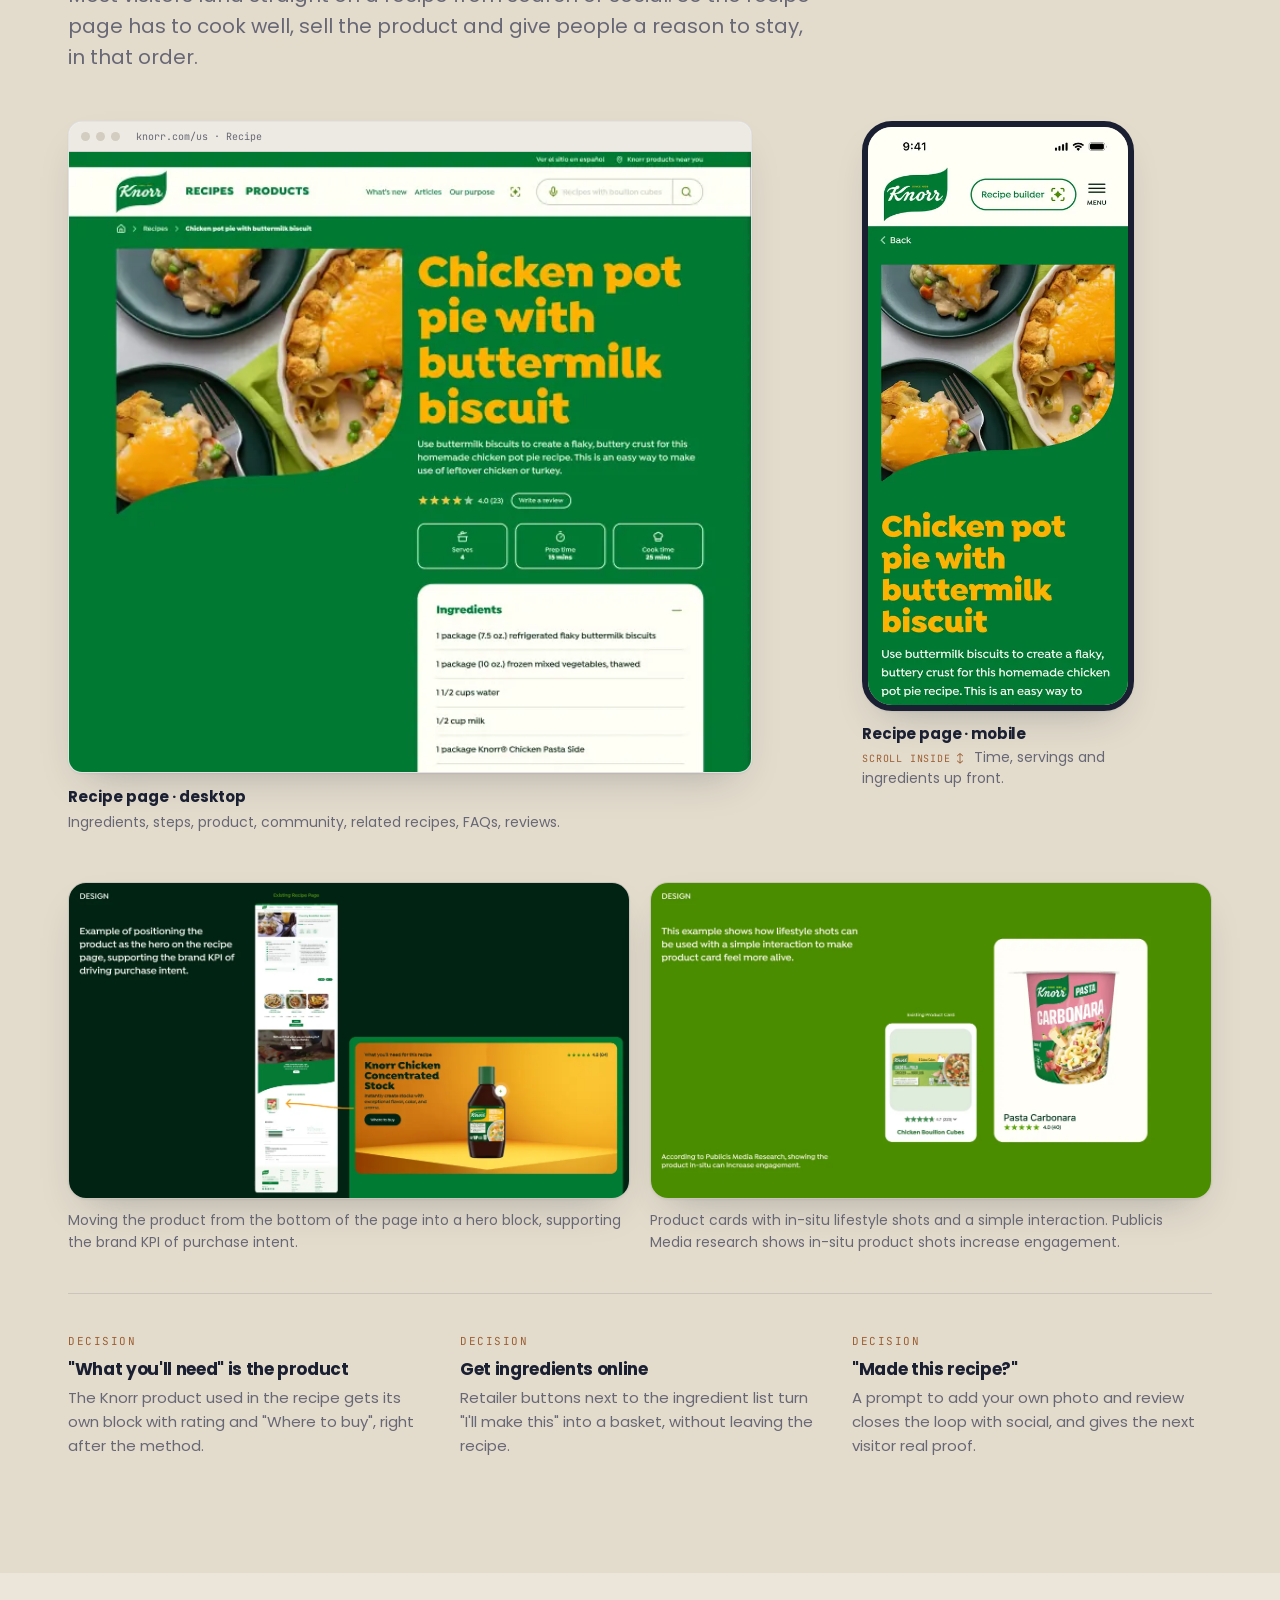
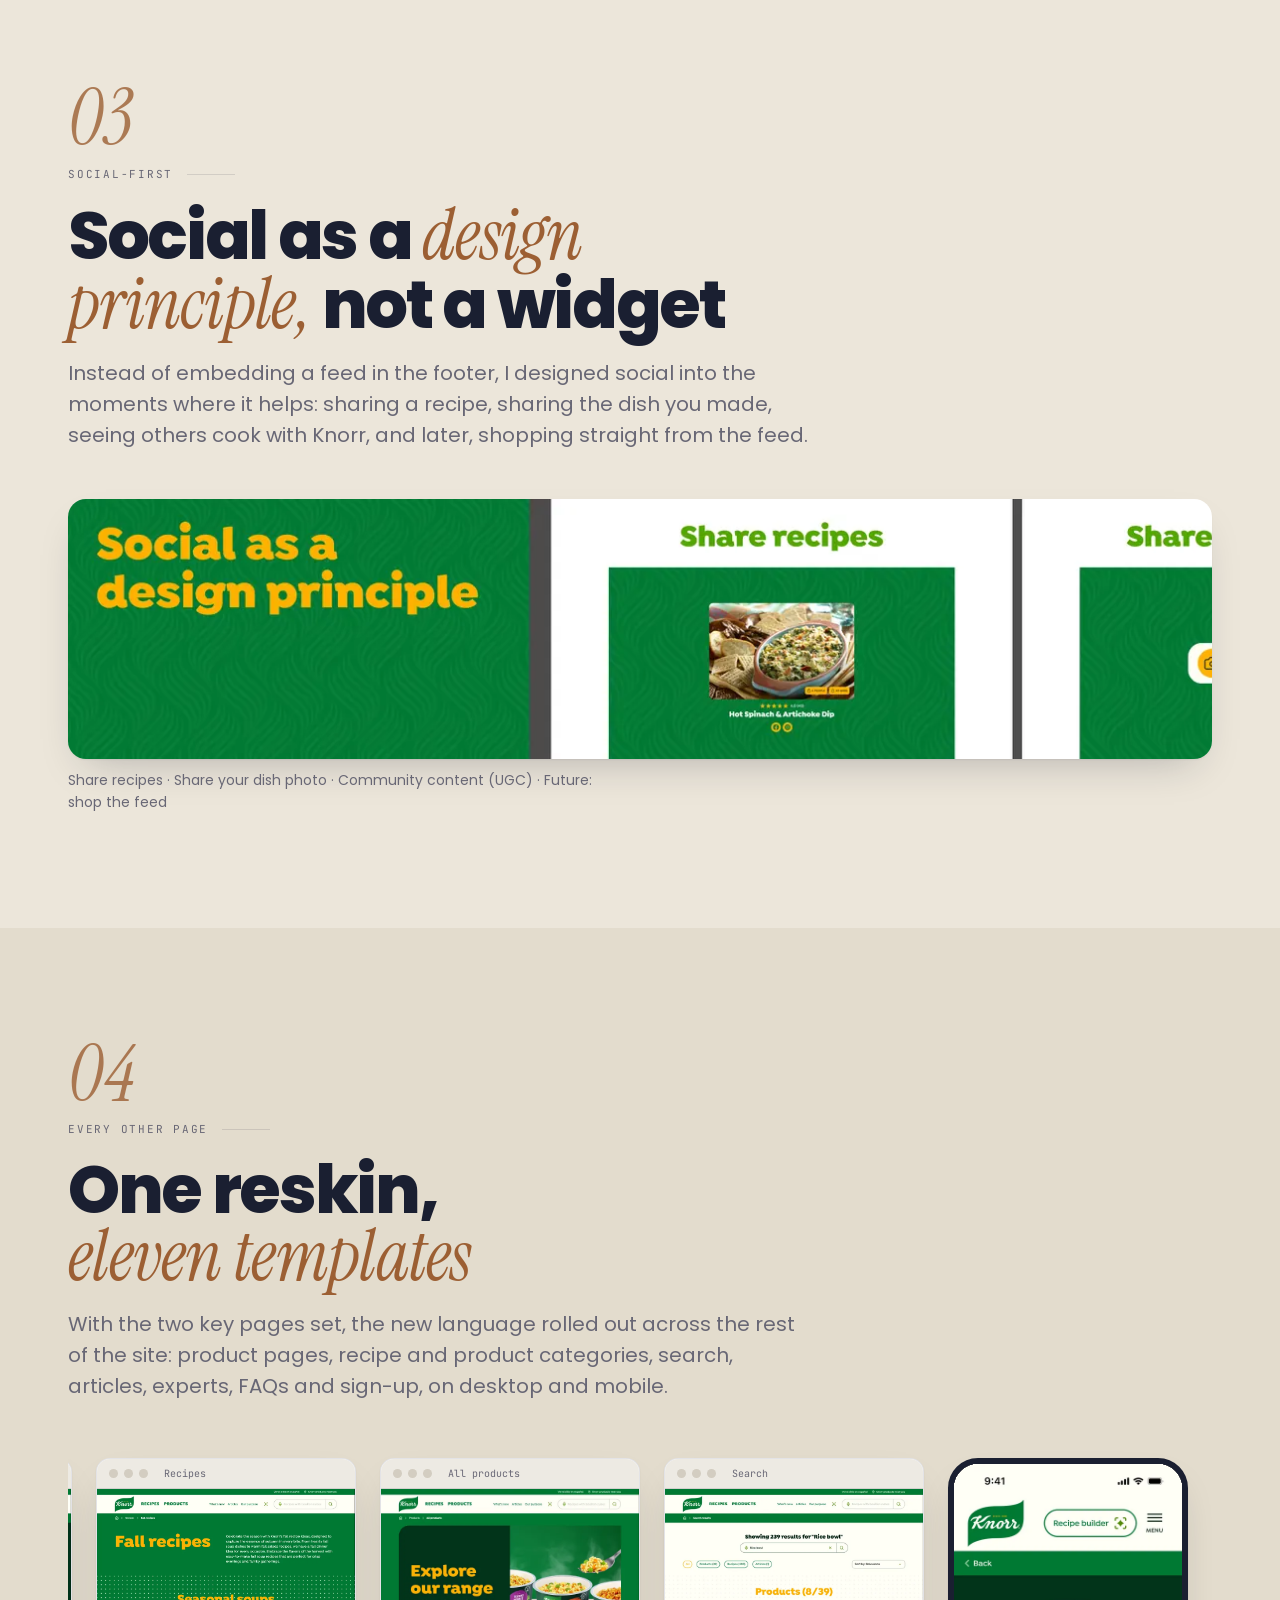
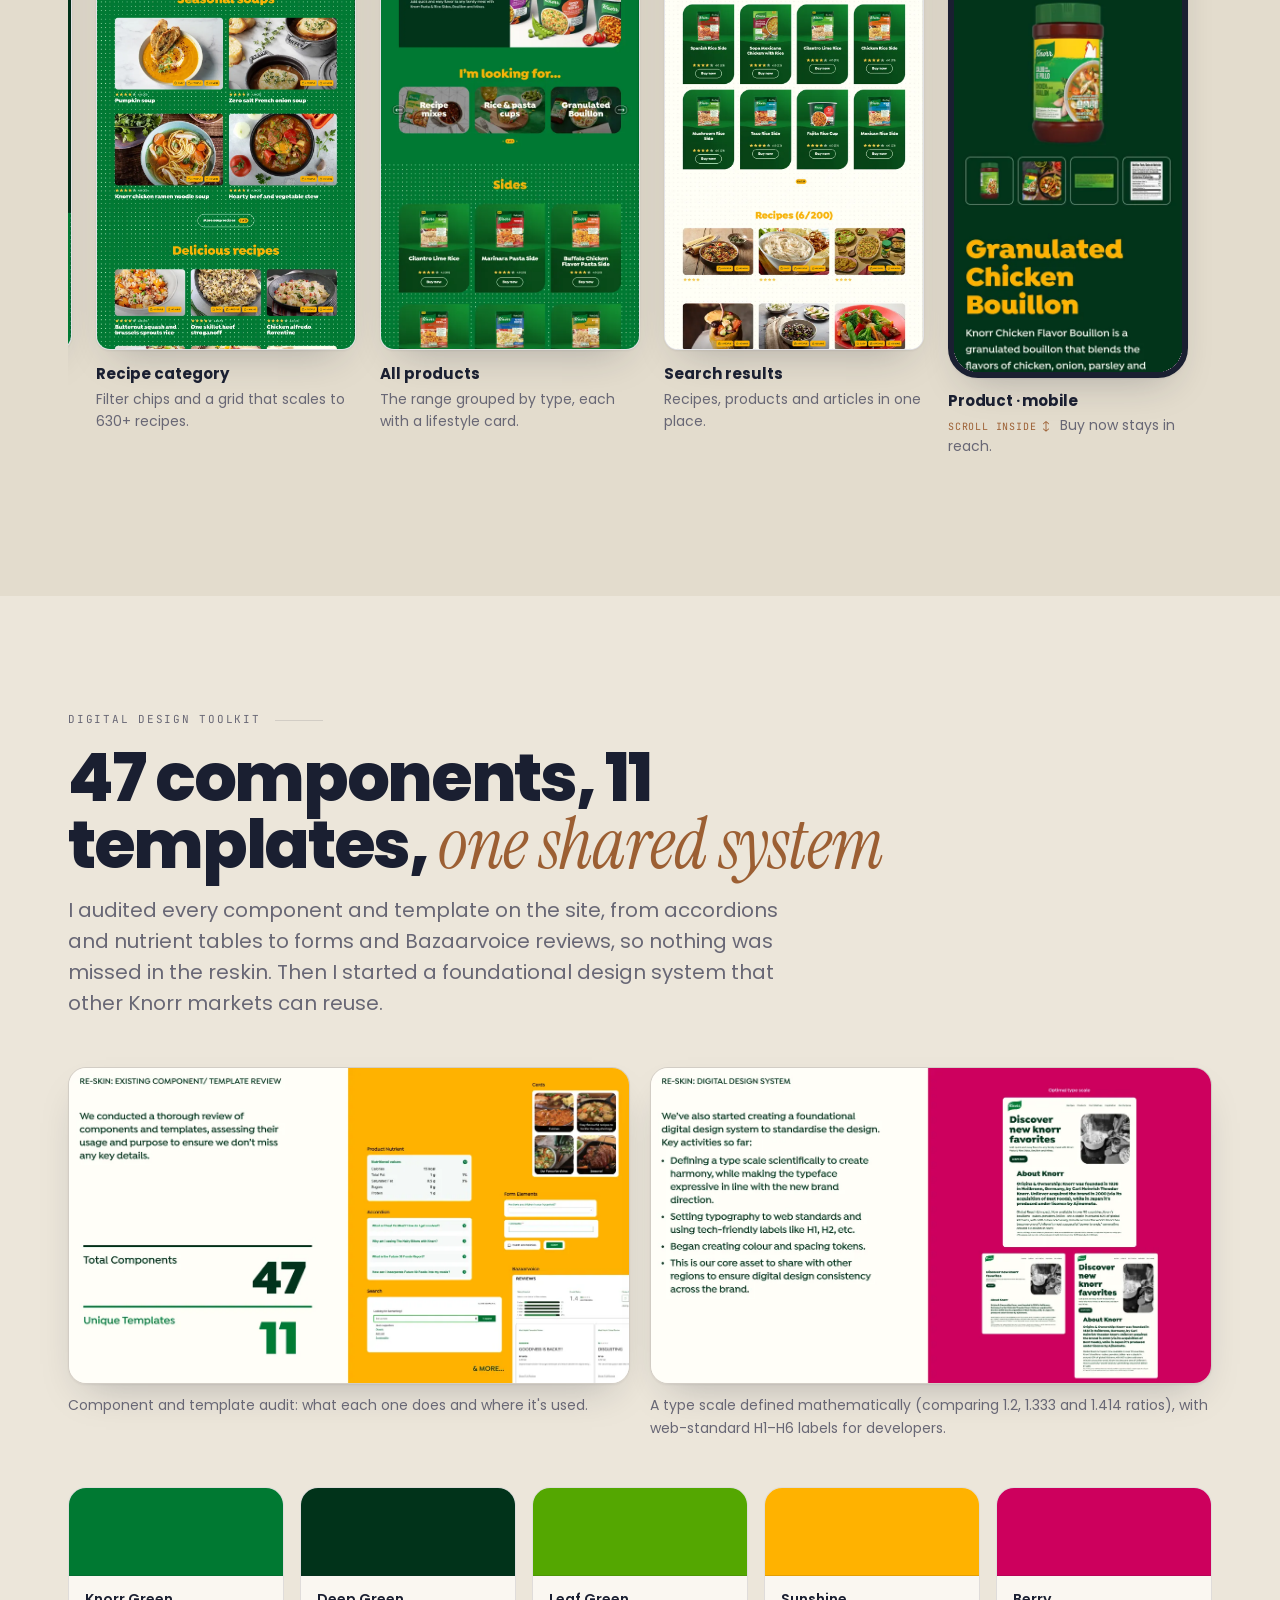
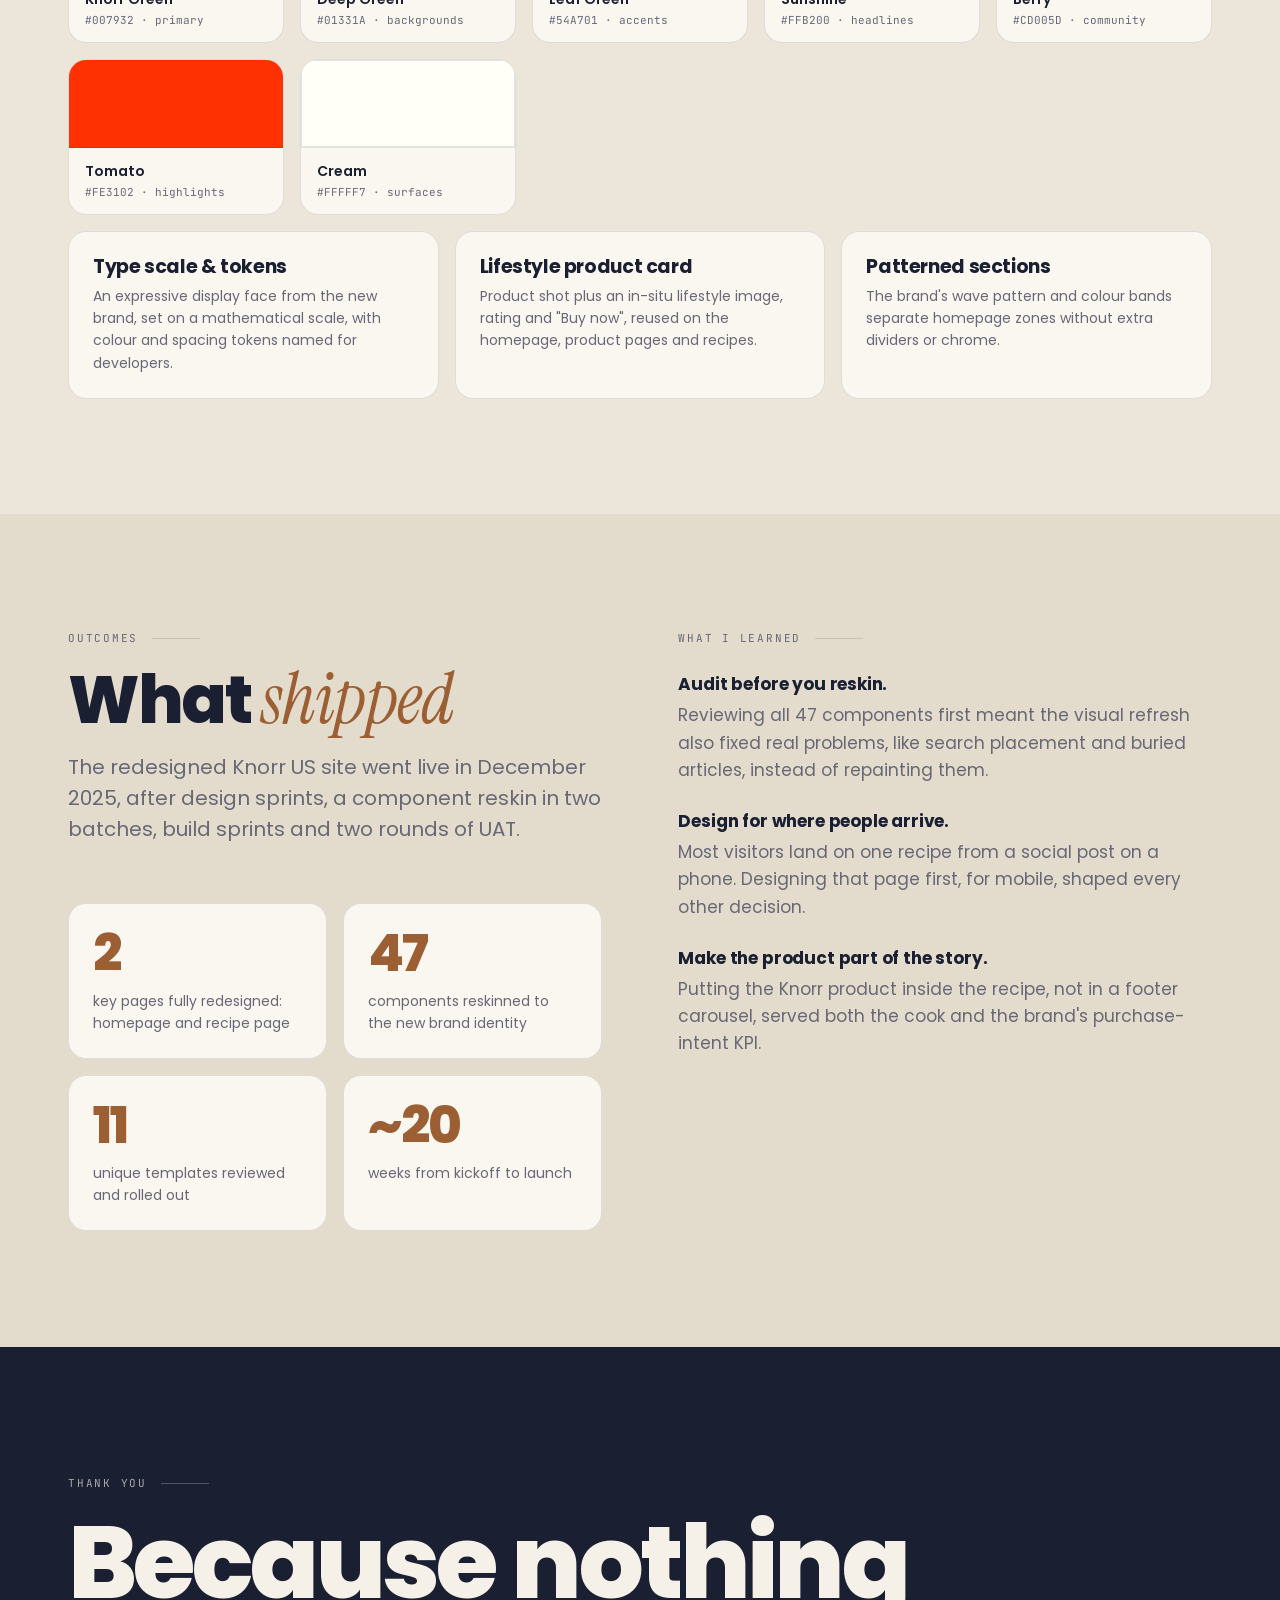
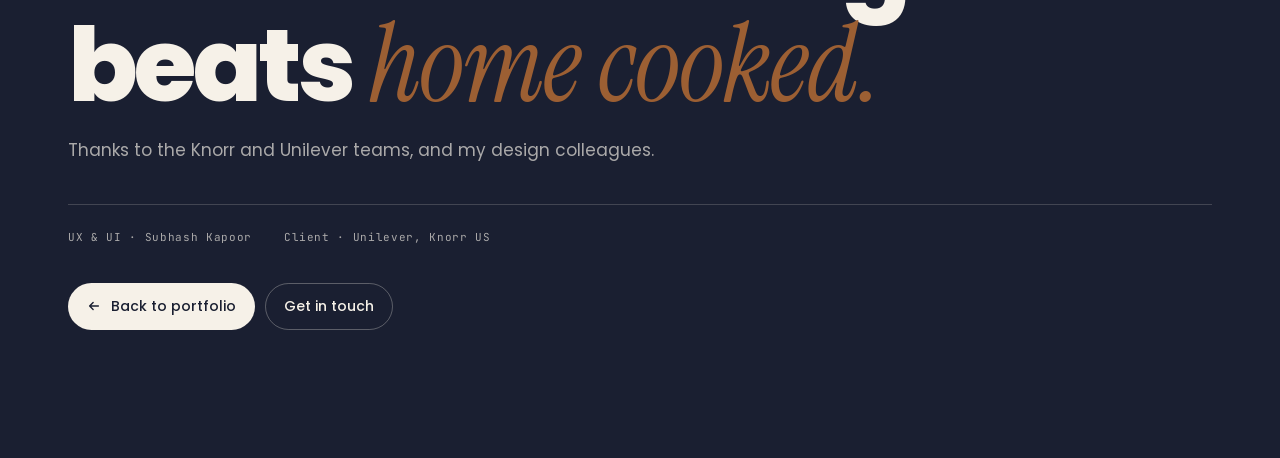
<file: knorr.html>
<!doctype html>
<html lang="en">
<head>
  <meta charset="utf-8">
  <meta name="viewport" content="width=device-width,initial-scale=1,viewport-fit=cover">
  <meta name="description" content="Case study: redesigning the Knorr US website for Unilever. A brand refresh, a social-first homepage and recipe page, and a digital design toolkit.">
  <style>html{color-scheme:light}body{margin:0}img{max-width:100%}</style>
  <title>Knorr US Case Study · Subhash Kapoor</title>
  <link rel="preconnect" href="https://fonts.googleapis.com">
  <link rel="preconnect" href="https://fonts.gstatic.com" crossorigin>
  <link rel="stylesheet" href="https://fonts.googleapis.com/css2?family=Poppins:wght@400;500;600;700;800&family=Instrument+Serif:ital@0;1&family=JetBrains+Mono:wght@400;500&display=swap">
  <link rel="stylesheet" href="sukoon.css">
  <style>
    /* Knorr additions on top of the shared case-study styles */
    .fan::before{content:"KNORR"}
    .hero-shot{margin:0;border-radius:var(--r-lg);overflow:hidden;box-shadow:var(--shadow);border:1px solid var(--line)}
    .hero-shot img{display:block;width:100%;height:auto}
    .browser{margin:0;display:flex;flex-direction:column;gap:12px;min-width:0}
    .browser .win{border-radius:14px;overflow:hidden;border:1px solid var(--line);background:#fff;box-shadow:var(--shadow)}
    .browser .bar{display:flex;align-items:center;gap:6px;height:30px;padding:0 12px;background:#EDEAE3;border-bottom:1px solid var(--line)}
    .browser .bar i{width:9px;height:9px;border-radius:50%;background:#D3CDC1}
    .browser .bar span{margin-left:10px;font-family:var(--f-mono);font-size:10px;color:var(--muted)}
    .browser .view{height:min(70vh,620px);overflow-y:auto;scrollbar-width:thin}
    .browser .view img{display:block;width:100%;height:auto}
    .browser figcaption{font-size:14px;color:var(--muted)}
    .browser figcaption b{display:block;color:var(--ink);font-weight:700;font-size:15px;margin-bottom:2px}
    .duo{display:grid;grid-template-columns:minmax(0,1.6fr) minmax(0,1fr);gap:32px;margin-top:48px;align-items:start}
    .duo .ph{max-width:272px;justify-self:center;width:100%}
    .slide{margin:48px 0 0;border-radius:var(--r-md);overflow:hidden;border:1px solid var(--line);box-shadow:var(--shadow)}
    .slide img{display:block;width:100%;height:auto}
    .slides2{display:grid;grid-template-columns:repeat(2,minmax(0,1fr));gap:20px;margin-top:48px}
    .slides2 .slide{margin:0}
    .cap{font-size:14px;color:var(--muted);margin-top:10px}
    .stats{display:grid;grid-template-columns:repeat(3,minmax(0,1fr));gap:16px;margin-top:40px}
    .stats>div{background:var(--surface);border:1px solid var(--line);border-radius:var(--r-md);padding:24px}
    .stats .n{font-size:clamp(36px,5vw,56px);font-weight:800;letter-spacing:-.04em;line-height:1;color:var(--accent)}
    .stats p{font-size:14px;color:var(--muted);margin-top:8px}
    .zones{display:grid;grid-template-columns:repeat(3,minmax(0,1fr));gap:16px;margin-top:48px}
    .zones>div{border-radius:var(--r-md);padding:24px;color:#FFFFF7}
    .zones .z1{background:#01331A}.zones .z2{background:#007932}.zones .z3{background:#4C8C00}
    .zones span{font-family:var(--f-mono);font-size:11px;letter-spacing:.14em;text-transform:uppercase;color:#FFB200}
    .zones h3{color:#FFFFF7;margin-top:8px}
    .zones p{color:rgba(255,255,247,.8);font-size:14px;margin-top:8px}
    .zones ul{margin:12px 0 0;padding-left:18px;font-size:14px;color:rgba(255,255,247,.86);display:grid;gap:4px}
    .social-strip{margin:48px 0 0;border-radius:var(--r-md);overflow:hidden;box-shadow:var(--shadow);overflow-x:auto;scrollbar-width:thin}
    .social-strip img{display:block;height:260px;width:auto;max-width:none}
    @media (max-width:860px){.duo,.slides2,.stats,.zones{grid-template-columns:1fr}.browser .view{height:520px}}
  </style>
</head>
<body>
<a class="skip" href="#main">Skip to content</a>
<header class="top">
  <a class="mark" href="index.html" aria-label="Back to portfolio">SK</a>
  <nav class="pill" aria-label="Case study sections">
    <a href="index.html#work" class="back">&larr; Portfolio</a>
    <a href="#overview" data-s="overview">Overview</a>
    <a href="#discovery" data-s="discovery">Discovery</a>
    <a href="#home" data-s="home">Homepage</a>
    <a href="#recipe" data-s="recipe">Recipe page</a>
    <a href="#system" data-s="system">Design system</a>
    <a href="#outcomes" data-s="outcomes">Outcomes</a>
  </nav>
</header>

<main id="main">
  <header class="sk-hero">
    <div class="wrap">
      <div>
        <div class="brandmark"><img src="img/knorr/brand.webp" alt="Knorr brand assets" width="40" height="40" style="object-fit:cover;object-position:8% 80%"><span>Unilever · Knorr US · 2025</span></div>
        <h1>A 187-year-old brand, <em>made for the feed.</em></h1>
        <p class="lede">Redesigning knorr.com/us for Knorr's new, younger brand identity: a reskin of every component, a new homepage and recipe page, and social content built into the site instead of bolted on.</p>
        <div class="hero-meta">
          <span class="chip">Website redesign</span><span class="chip">Social-first</span><span class="chip">Desktop + mobile</span><span class="chip">Launched Dec 2025</span>
        </div>
      </div>
      <div class="fan" aria-label="Three key screens">
        <figure class="ph"><div class="scr"><img src="img/knorr/m-home.webp" alt="Knorr US homepage on mobile"></div></figure>
        <figure class="ph"><div class="scr"><img src="img/knorr/m-recipe.webp" alt="Knorr US recipe page on mobile"></div></figure>
        <figure class="ph"><div class="scr"><img src="img/knorr/m-product.webp" alt="Knorr US product page on mobile"></div></figure>
      </div>
    </div>
  </header>

  <!-- OVERVIEW -->
  <section id="overview">
    <div class="wrap two">
      <div class="stack">
        <div class="eyebrow">Overview</div>
        <h2>The brand got younger. <em>The website hadn't.</em></h2>
      </div>
      <div class="stack">
        <p class="lede">Knorr had just launched a bolder, more youthful identity: a new wordmark, the "living leaf", warm lifestyle photography and a bright palette. The US website still looked and worked like the old brand.</p>
        <p>The brief had three parts: reskin every component to the new identity, completely redesign the two pages that matter most (the homepage and the recipe page), and build in a social-first approach, because so much of Knorr's traffic arrives from social media on a phone.</p>
      </div>
    </div>
    <div class="wrap">
      <figure class="hero-shot" style="margin-top:56px"><img src="img/knorr/hero.webp" alt="New Knorr US homepage hero: Introducing new Knorr flavor bases" width="1400" height="739"></figure>
      <dl class="snap">
        <div><dt>My role</dt><dd>UX &amp; UI design (hands-on)</dd></div>
        <div><dt>Client</dt><dd>Unilever · Knorr US</dd></div>
        <div><dt>Market</dt><dd>United States</dd></div>
        <div><dt>Platform</dt><dd>Responsive web, desktop &amp; mobile</dd></div>
        <div><dt>Timeline</dt><dd>Aug–Dec 2025, live in December</dd></div>
      </dl>
    </div>
  </section>

  <!-- DISCOVERY -->
  <section id="discovery" class="alt">
    <div class="wrap">
      <div class="eyebrow">Discovery</div>
      <h2 style="margin-top:16px;max-width:22ch">Fix the cracks <em>before painting the wall</em></h2>
      <p class="lede" style="margin-top:16px">Before designing anything, I reviewed the existing site, its information architecture and its analytics, and studied the best recipe sites in the US. The goal was to know what to fix as well as what to restyle.</p>
      <div class="stats">
        <div><div class="n">90+</div><p>products (82 unique) to present and connect to recipes</p></div>
        <div><div class="n">630+</div><p>recipes, the main reason people visit</p></div>
        <div><div class="n">40+</div><p>articles that were hard to find</p></div>
      </div>
    </div>
    <div class="wrap two" style="margin-top:56px">
      <div class="pains">
        <div class="pain"><span class="k">A</span><div><h3>Search moved around</h3><p>Search sat in different places on different templates, so people who wanted a recipe fast had to hunt for it.</p></div></div>
        <div class="pain"><span class="k">B</span><div><h3>Recipes and products didn't meet</h3><p>A recipe used Knorr Chicken Bouillon, but the page barely mentioned it, so the site was missing its strongest purchase moment.</p></div></div>
        <div class="pain"><span class="k">C</span><div><h3>Articles and the recipe builder were buried</h3><p>Useful content existed but navigation didn't lead to it.</p></div></div>
      </div>
      <div class="pains">
        <div class="pain"><span class="k">D</span><div><h3>Mostly new visitors, mostly on phones</h3><p>Most traffic came from first-time visitors on mobile, many arriving from a social post straight onto a single recipe.</p></div></div>
        <div class="pain"><span class="k">E</span><div><h3>Heavy pages</h3><p>Large images and code made pages feel slow on phones, which matters most for people arriving from social.</p></div></div>
        <div class="pain"><span class="k">F</span><div><h3>Room to keep people browsing</h3><p>Too many visits ended after one recipe. The site needed clear next steps.</p></div></div>
      </div>
    </div>
  </section>

  <!-- COMPETITORS -->
  <section id="principles" class="band">
    <div class="wrap">
      <div class="eyebrow">Competitor review</div>
      <h2 style="margin-top:16px;max-width:22ch">What the best recipe sites <em>do differently</em></h2>
      <p class="lede" style="margin-top:16px;color:color-mix(in srgb,var(--on-ink) 70%,transparent)">I reviewed eight US recipe and meal-kit sites, including NYT Cooking, Serious Eats, America's Test Kitchen, HelloFresh, Blue Apron and King Arthur Baking, alongside Maggi and Mindful Chef. Three patterns stood out.</p>
      <div class="principles" style="grid-template-columns:repeat(3,1fr)">
        <div><h3>Clean, purposeful design</h3><p>Clutter-free layouts, generous white space and full-bleed, warm food photography that makes a recipe look worth cooking.</p></div>
        <div><h3>Guided, hands-free cooking</h3><p>A step-by-step cook mode with large type and simple navigation, so you can follow along with messy hands.</p></div>
        <div><h3>Smarter recipe discovery</h3><p>Visual ingredient lists and quick filters like "30 minutes or less" or "vegan" to find the right dish fast.</p></div>
      </div>
    </div>
  </section>

  <!-- HOMEPAGE -->
  <section id="home">
    <div class="wrap">
      <div class="chapter-head"><span class="chapter-num" aria-hidden="true">01</span>
        <div class="stack"><div class="eyebrow">Homepage</div><h2>Inspire, engage, <em>then earn trust</em></h2>
        <p class="lede">I structured the homepage in three bands, each with its own job. That gave every module a reason to exist and made it easy to decide what to cut.</p></div></div>
      <div class="zones">
        <div class="z1"><span>Above the fold</span><h3>Inspire + guide</h3><p>A campaign hero and what's new, so returning fans see something fresh.</p><ul><li>Full-bleed campaign hero</li><li>What's new carousel</li></ul></div>
        <div class="z2"><span>Mid-page</span><h3>Engage + explore</h3><p>The recipes people came for, with quick filters, then the product range.</p><ul><li>Most popular recipes + filter chips</li><li>Explore our range with ratings</li></ul></div>
        <div class="z3"><span>Lower page</span><h3>Trust + extend</h3><p>Real people cooking with Knorr, and articles that keep you on the site.</p><ul><li>Join the Knorr community (UGC)</li><li>Articles carousel</li></ul></div>
      </div>
      <div class="duo">
        <figure class="browser"><div class="win"><div class="bar"><i></i><i></i><i></i><span>knorr.com/us · Home</span></div><div class="view" tabindex="0"><img src="img/knorr/home.webp" alt="Full new Knorr US homepage on desktop" loading="lazy"></div></div><figcaption><b>Homepage · desktop</b>Scroll inside the window to see the full page.</figcaption></figure>
        <figure class="ph"><div class="scr tall" tabindex="0"><img src="img/knorr/m-home.webp" alt="Knorr US homepage on mobile" loading="lazy"></div><figcaption><b>Homepage · mobile</b><span class="scrollhint">SCROLL INSIDE ↕</span> Most visitors see this version.</figcaption></figure>
      </div>
      <div class="decisions">
        <div><span class="tag">Decision</span><h3>Recipes before products</h3><p>Popular recipes come first, because recipes bring people to the site. Products follow, shown in the context of what you'd cook with them.</p></div>
        <div><span class="tag">Decision</span><h3>Filters as chips</h3><p>Vegan, plant-based, gluten-free and 30-minute chips sit right above the recipe grid, taken from the discovery patterns in the competitor review.</p></div>
        <div><span class="tag">Decision</span><h3>Community on the homepage</h3><p>Creators' videos sit beside Knorr's own content, so the site feels like the social channels people arrive from.</p></div>
      </div>
    </div>
  </section>

  <!-- RECIPE -->
  <section id="recipe" class="alt">
    <div class="wrap">
      <div class="chapter-head"><span class="chapter-num" aria-hidden="true">02</span>
        <div class="stack"><div class="eyebrow">Recipe page</div><h2>The page that does <em>most of the work</em></h2>
        <p class="lede">Most visitors land straight on a recipe from search or social. So the recipe page has to cook well, sell the product and give people a reason to stay, in that order.</p></div></div>
      <div class="duo">
        <figure class="browser"><div class="win"><div class="bar"><i></i><i></i><i></i><span>knorr.com/us · Recipe</span></div><div class="view" tabindex="0"><img src="img/knorr/recipe.webp" alt="New Knorr US recipe page on desktop" loading="lazy"></div></div><figcaption><b>Recipe page · desktop</b>Ingredients, steps, product, community, related recipes, FAQs, reviews.</figcaption></figure>
        <figure class="ph"><div class="scr tall" tabindex="0"><img src="img/knorr/m-recipe.webp" alt="Knorr US recipe page on mobile" loading="lazy"></div><figcaption><b>Recipe page · mobile</b><span class="scrollhint">SCROLL INSIDE ↕</span> Time, servings and ingredients up front.</figcaption></figure>
      </div>
      <div class="slides2">
        <div><figure class="slide"><img src="img/knorr/product-hero.webp" alt="Before and after: product hidden at the bottom of the old recipe page, now a hero product block" loading="lazy"></figure><p class="cap">Moving the product from the bottom of the page into a hero block, supporting the brand KPI of purchase intent.</p></div>
        <div><figure class="slide"><img src="img/knorr/product-card.webp" alt="Existing product card next to the new lifestyle product card" loading="lazy"></figure><p class="cap">Product cards with in-situ lifestyle shots and a simple interaction. Publicis Media research shows in-situ product shots increase engagement.</p></div>
      </div>
      <div class="decisions">
        <div><span class="tag">Decision</span><h3>"What you'll need" is the product</h3><p>The Knorr product used in the recipe gets its own block with rating and "Where to buy", right after the method.</p></div>
        <div><span class="tag">Decision</span><h3>Get ingredients online</h3><p>Retailer buttons next to the ingredient list turn "I'll make this" into a basket, without leaving the recipe.</p></div>
        <div><span class="tag">Decision</span><h3>"Made this recipe?"</h3><p>A prompt to add your own photo and review closes the loop with social, and gives the next visitor real proof.</p></div>
      </div>
    </div>
  </section>

  <!-- SOCIAL -->
  <section id="social">
    <div class="wrap">
      <div class="chapter-head"><span class="chapter-num" aria-hidden="true">03</span>
        <div class="stack"><div class="eyebrow">Social-first</div><h2>Social as a <em>design principle,</em> not a widget</h2>
        <p class="lede">Instead of embedding a feed in the footer, I designed social into the moments where it helps: sharing a recipe, sharing the dish you made, seeing others cook with Knorr, and later, shopping straight from the feed.</p></div></div>
      <figure class="social-strip" tabindex="0" aria-label="Social-first concepts, scroll sideways"><img src="img/knorr/social.webp" alt="Social as a design principle: share recipes, share dish photo, user-generated content, future shop the feed" width="2400" height="262" loading="lazy"></figure>
      <p class="cap">Share recipes · Share your dish photo · Community content (UGC) · Future: shop the feed</p>
    </div>
  </section>

  <!-- MORE TEMPLATES -->
  <section id="templates" class="alt">
    <div class="wrap">
      <div class="chapter-head"><span class="chapter-num" aria-hidden="true">04</span>
        <div class="stack"><div class="eyebrow">Every other page</div><h2>One reskin, <em>eleven templates</em></h2>
        <p class="lede">With the two key pages set, the new language rolled out across the rest of the site: product pages, recipe and product categories, search, articles, experts, FAQs and sign-up, on desktop and mobile.</p></div></div>
      <div class="rail-wrap rail" tabindex="0" aria-label="Reskinned templates" style="grid-auto-columns:minmax(260px,320px)">
        <figure class="browser"><div class="win"><div class="bar"><i></i><i></i><i></i><span>Product</span></div><div class="view" tabindex="0" style="height:460px"><img src="img/knorr/product.webp" alt="Knorr product detail page" loading="lazy"></div></div><figcaption><b>Product detail</b>Ratings, nutrition, where to buy and recipes that use it.</figcaption></figure>
        <figure class="browser"><div class="win"><div class="bar"><i></i><i></i><i></i><span>Recipes</span></div><div class="view" tabindex="0" style="height:460px"><img src="img/knorr/recipe-category.webp" alt="Knorr recipe category page" loading="lazy"></div></div><figcaption><b>Recipe category</b>Filter chips and a grid that scales to 630+ recipes.</figcaption></figure>
        <figure class="browser"><div class="win"><div class="bar"><i></i><i></i><i></i><span>All products</span></div><div class="view" tabindex="0" style="height:460px"><img src="img/knorr/all-products.webp" alt="Knorr all products page" loading="lazy"></div></div><figcaption><b>All products</b>The range grouped by type, each with a lifestyle card.</figcaption></figure>
        <figure class="browser"><div class="win"><div class="bar"><i></i><i></i><i></i><span>Search</span></div><div class="view" tabindex="0" style="height:460px"><img src="img/knorr/search.webp" alt="Knorr search results page" loading="lazy"></div></div><figcaption><b>Search results</b>Recipes, products and articles in one place.</figcaption></figure>
        <figure class="ph" style="max-width:240px"><div class="scr tall" tabindex="0"><img src="img/knorr/m-product.webp" alt="Knorr product page on mobile" loading="lazy"></div><figcaption><b>Product · mobile</b><span class="scrollhint">SCROLL INSIDE ↕</span> Buy now stays in reach.</figcaption></figure>
      </div>
    </div>
  </section>

  <!-- SYSTEM -->
  <section id="system">
    <div class="wrap">
      <div class="eyebrow">Digital design toolkit</div>
      <h2 style="margin-top:16px;max-width:22ch">47 components, 11 templates, <em>one shared system</em></h2>
      <p class="lede" style="margin-top:16px">I audited every component and template on the site, from accordions and nutrient tables to forms and Bazaarvoice reviews, so nothing was missed in the reskin. Then I started a foundational design system that other Knorr markets can reuse.</p>
      <div class="slides2">
        <div><figure class="slide"><img src="img/knorr/components.webp" alt="Component and template review: 47 components, 11 unique templates" loading="lazy"></figure><p class="cap">Component and template audit: what each one does and where it's used.</p></div>
        <div><figure class="slide"><img src="img/knorr/type-scale.webp" alt="Type scale exploration at 1.200, 1.333 and 1.414 ratios" loading="lazy"></figure><p class="cap">A type scale defined mathematically (comparing 1.2, 1.333 and 1.414 ratios), with web-standard H1–H6 labels for developers.</p></div>
      </div>
      <div class="swatches">
        <div class="sw"><i style="background:#007932"></i><div>Knorr Green<code>#007932 · primary</code></div></div>
        <div class="sw"><i style="background:#01331A"></i><div>Deep Green<code>#01331A · backgrounds</code></div></div>
        <div class="sw"><i style="background:#54A701"></i><div>Leaf Green<code>#54A701 · accents</code></div></div>
        <div class="sw"><i style="background:#FFB200"></i><div>Sunshine<code>#FFB200 · headlines</code></div></div>
        <div class="sw"><i style="background:#CD005D"></i><div>Berry<code>#CD005D · community</code></div></div>
        <div class="sw"><i style="background:#FE3102"></i><div>Tomato<code>#FE3102 · highlights</code></div></div>
        <div class="sw"><i style="background:#FFFFF7;box-shadow:inset 0 0 0 1px var(--line)"></i><div>Cream<code>#FFFFF7 · surfaces</code></div></div>
      </div>
      <div class="comps">
        <div><h3>Type scale &amp; tokens</h3><p>An expressive display face from the new brand, set on a mathematical scale, with colour and spacing tokens named for developers.</p></div>
        <div><h3>Lifestyle product card</h3><p>Product shot plus an in-situ lifestyle image, rating and "Buy now", reused on the homepage, product pages and recipes.</p></div>
        <div><h3>Patterned sections</h3><p>The brand's wave pattern and colour bands separate homepage zones without extra dividers or chrome.</p></div>
      </div>
    </div>
  </section>

  <!-- OUTCOMES -->
  <section id="outcomes" class="alt">
    <div class="wrap two">
      <div class="stack">
        <div class="eyebrow">Outcomes</div>
        <h2>What <em>shipped</em></h2>
        <p class="lede">The redesigned Knorr US site went live in December 2025, after design sprints, a component reskin in two batches, build sprints and two rounds of UAT.</p>
        <div class="outcomes" style="grid-template-columns:1fr 1fr">
          <div><div class="n">2</div><p>key pages fully redesigned: homepage and recipe page</p></div>
          <div><div class="n">47</div><p>components reskinned to the new brand identity</p></div>
          <div><div class="n">11</div><p>unique templates reviewed and rolled out</p></div>
          <div><div class="n">~20</div><p>weeks from kickoff to launch</p></div>
        </div>
      </div>
      <div class="stack">
        <div class="eyebrow">What I learned</div>
        <div class="learn">
          <p><b>Audit before you reskin.</b> Reviewing all 47 components first meant the visual refresh also fixed real problems, like search placement and buried articles, instead of repainting them.</p>
          <p><b>Design for where people arrive.</b> Most visitors land on one recipe from a social post on a phone. Designing that page first, for mobile, shaped every other decision.</p>
          <p><b>Make the product part of the story.</b> Putting the Knorr product inside the recipe, not in a footer carousel, served both the cook and the brand's purchase-intent KPI.</p>
        </div>
      </div>
    </div>
  </section>
</main>

<footer class="end">
  <div class="wrap">
    <div class="eyebrow">Thank you</div>
    <h2 style="margin-top:20px">Because nothing beats <em>home cooked.</em></h2>
    <p>Thanks to the Knorr and Unilever teams, and my design colleagues.</p>
    <div class="credits"><span>UX &amp; UI · Subhash Kapoor</span><span>Client · Unilever, Knorr US</span></div>
    <div class="back-row"><a class="btn dark" href="index.html#work"><svg viewBox="0 0 16 16" fill="none" stroke="currentColor" stroke-width="1.6" stroke-linecap="round" stroke-linejoin="round"><path d="M13 8H3M7 4L3 8l4 4"/></svg>Back to portfolio</a><a class="btn" href="index.html#contact">Get in touch</a></div>
  </div>
</footer>

<script>
(function(){
  var links=[].slice.call(document.querySelectorAll('.pill a[data-s]'));
  var map={};links.forEach(function(a){map[a.dataset.s]=a});
  var ids=['overview','discovery','principles','home','recipe','social','templates','system','outcomes'];
  var group={principles:'discovery',social:'recipe',templates:'recipe'};
  if(!('IntersectionObserver' in window))return;
  var io=new IntersectionObserver(function(es){es.forEach(function(e){if(!e.isIntersecting)return;
    var k=group[e.target.id]||e.target.id;links.forEach(function(a){a.classList.toggle('on',a===map[k])});
    var on=map[k];if(on&&on.scrollIntoView&&matchMedia('(max-width:720px)').matches){var p=on.parentNode;p.scrollLeft=on.offsetLeft-16}
  })},{rootMargin:'-45% 0px -50% 0px'});
  ids.forEach(function(id){var el=document.getElementById(id);if(el)io.observe(el)});
})();
</script>
</body>
</html>
</file>
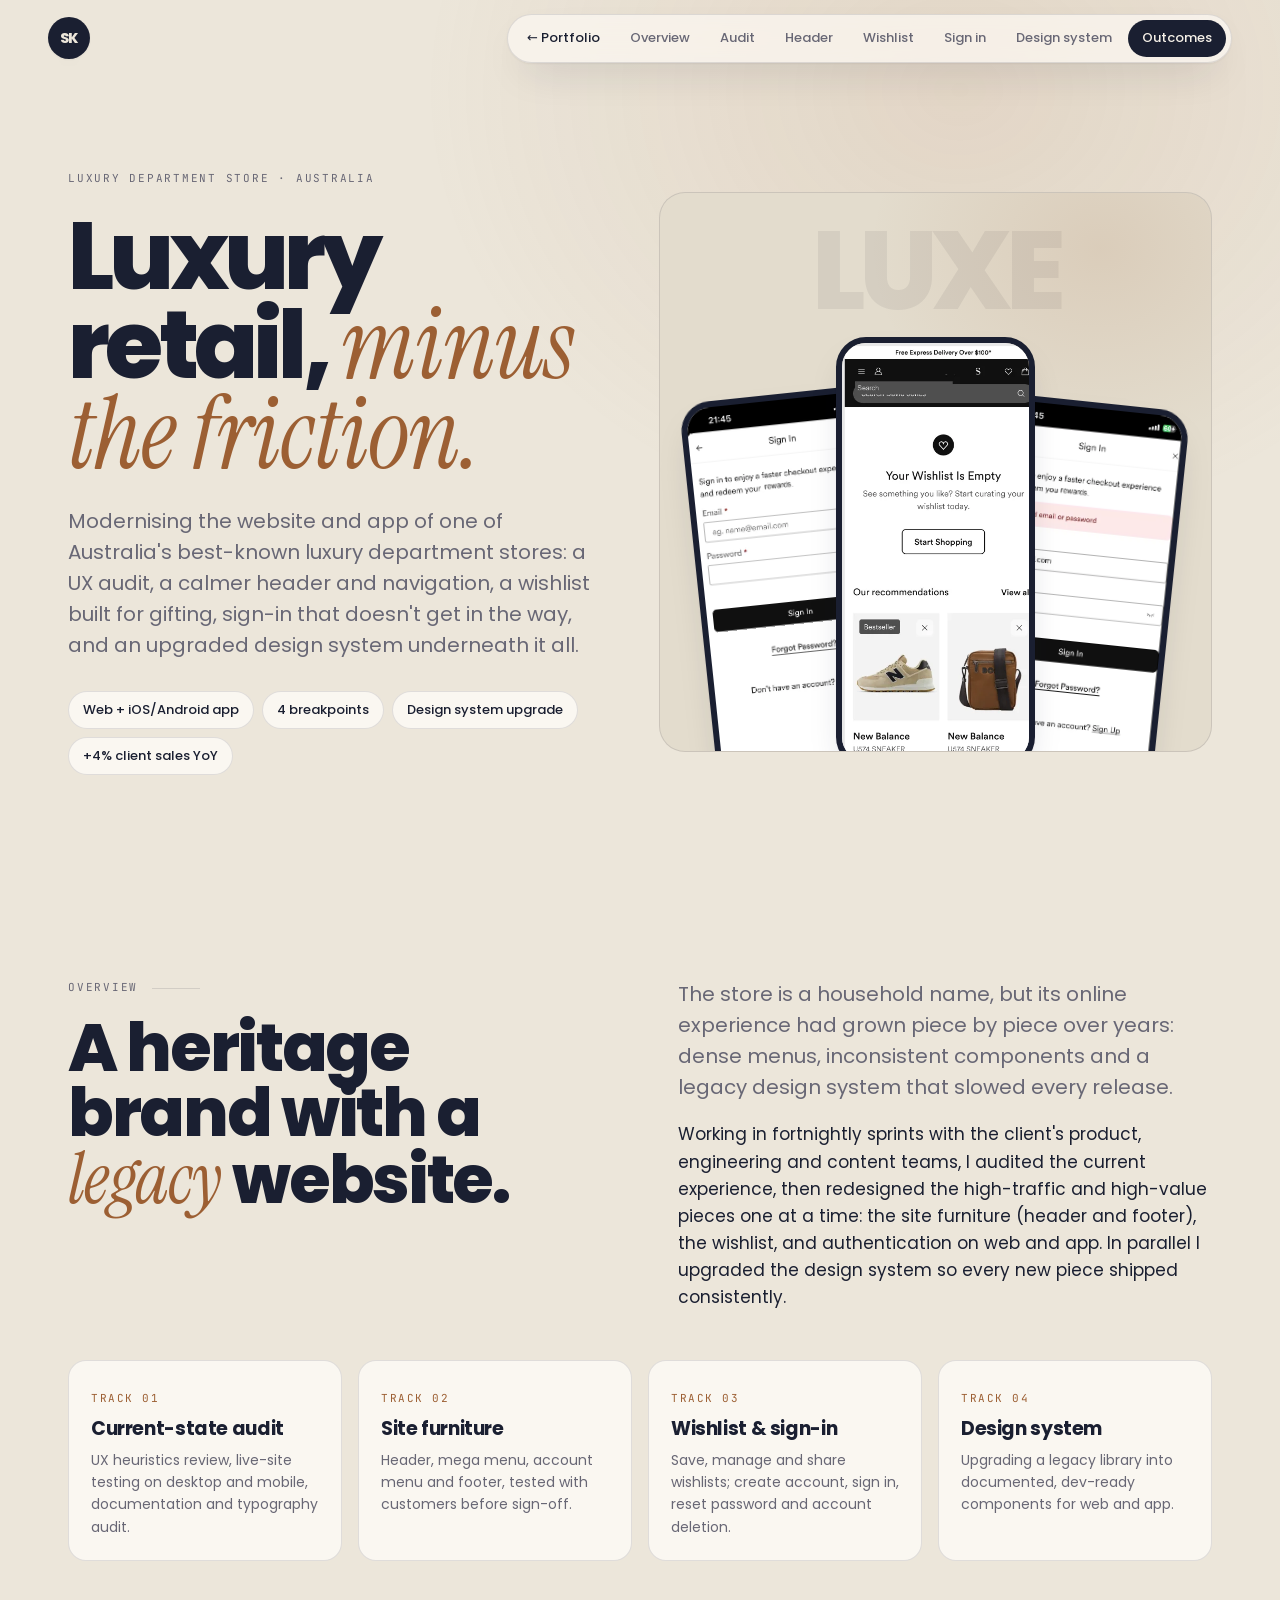
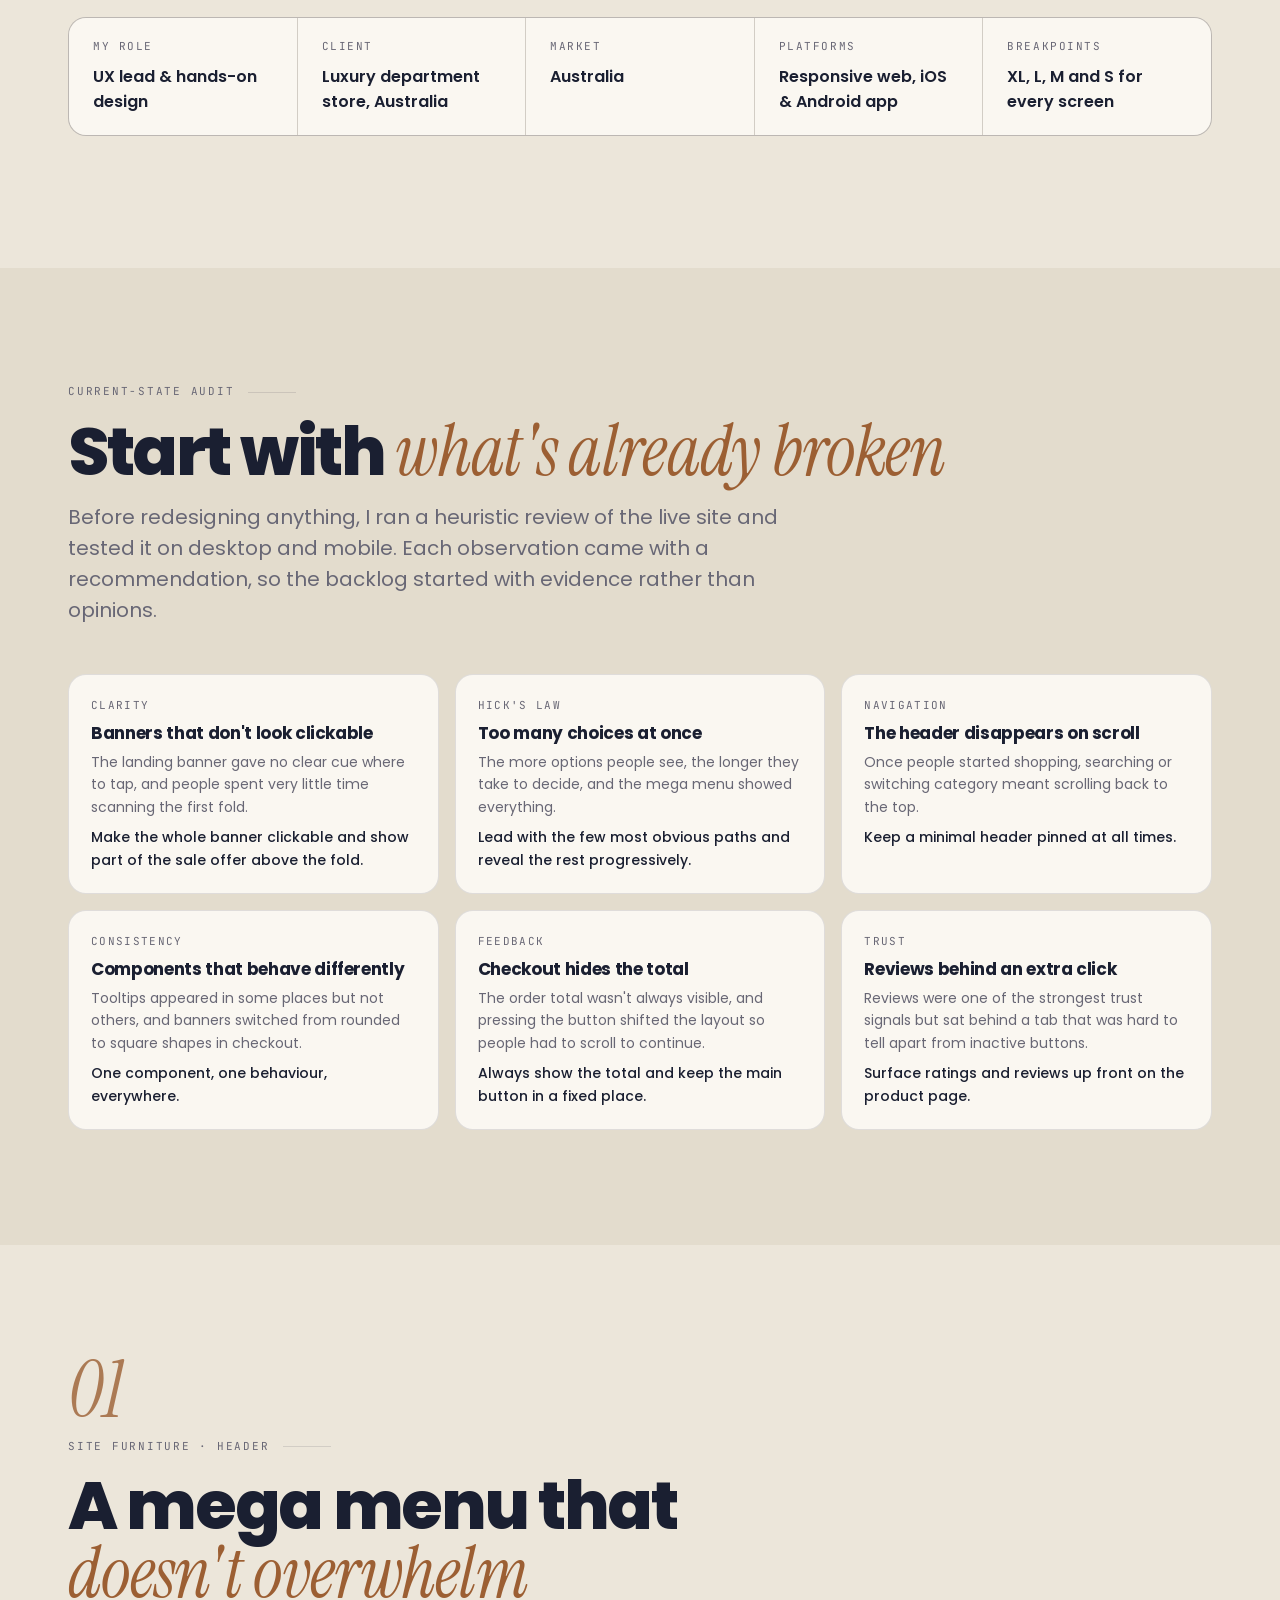
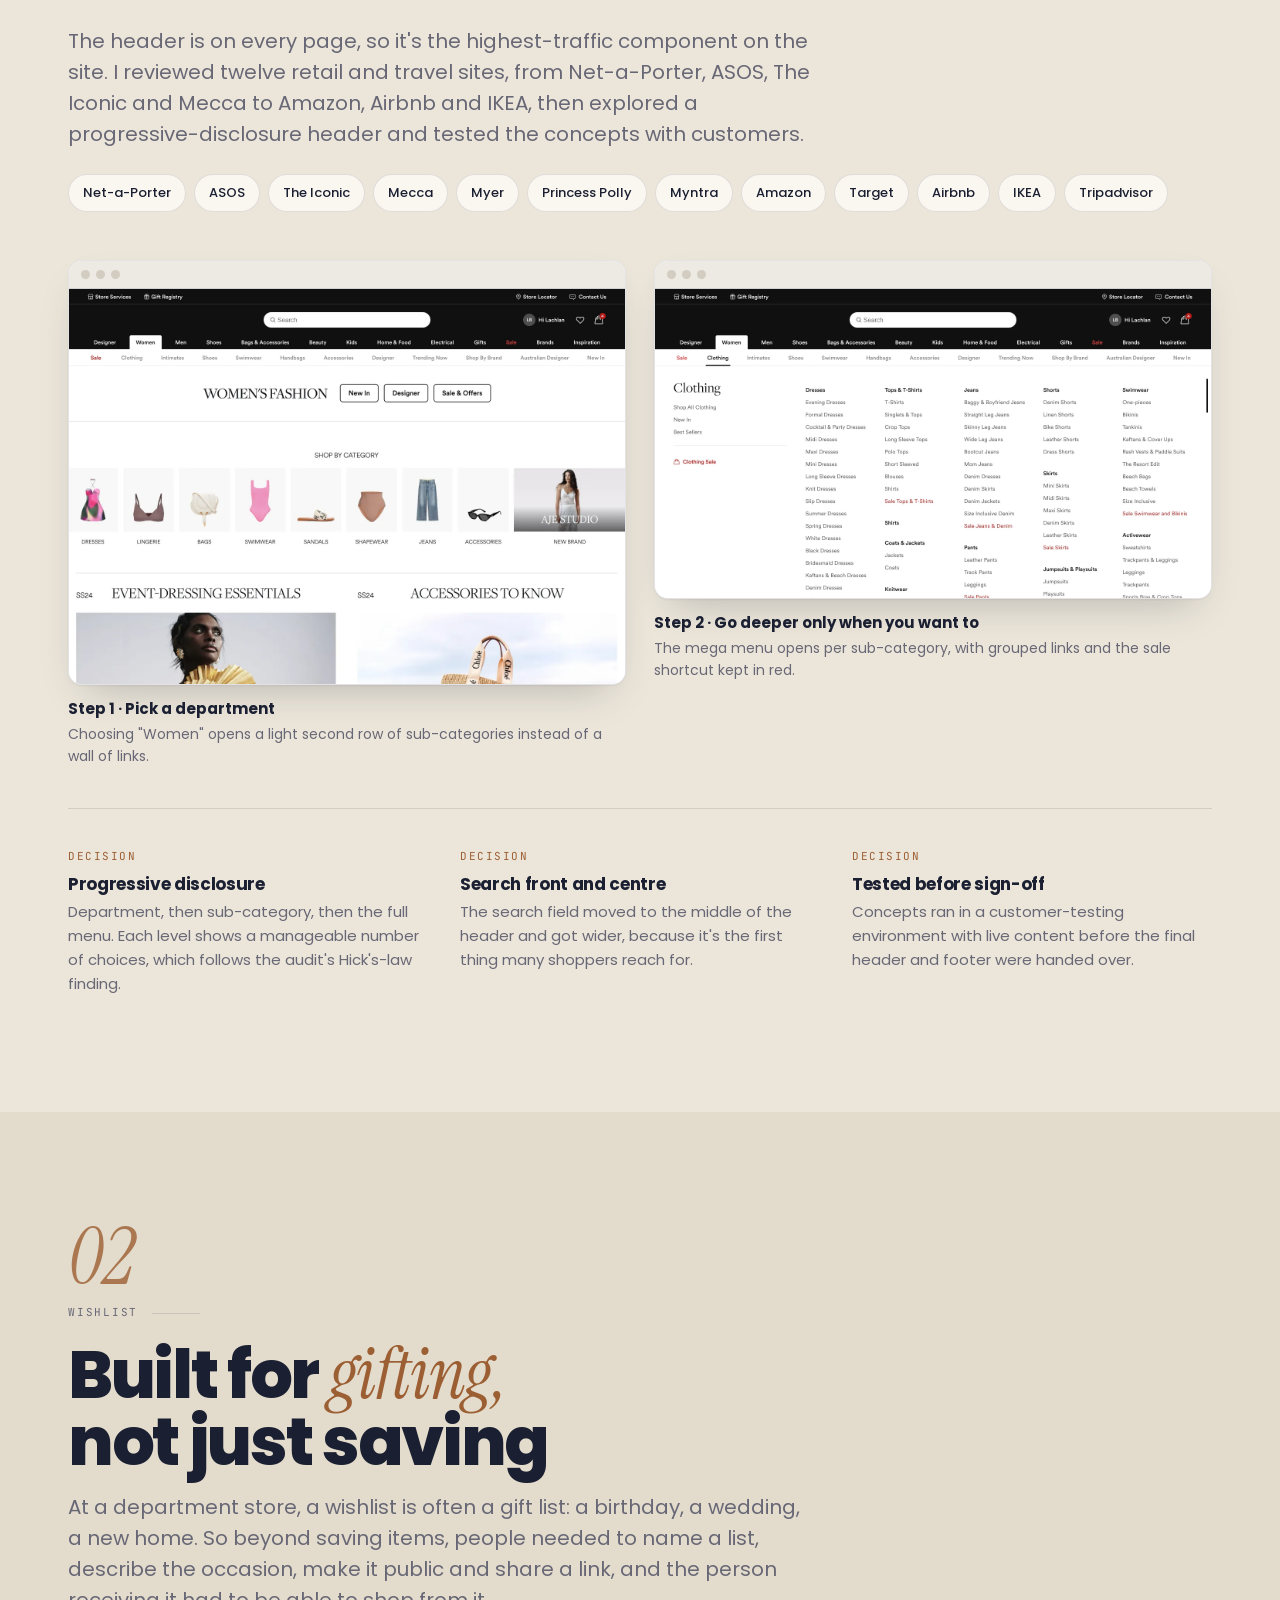
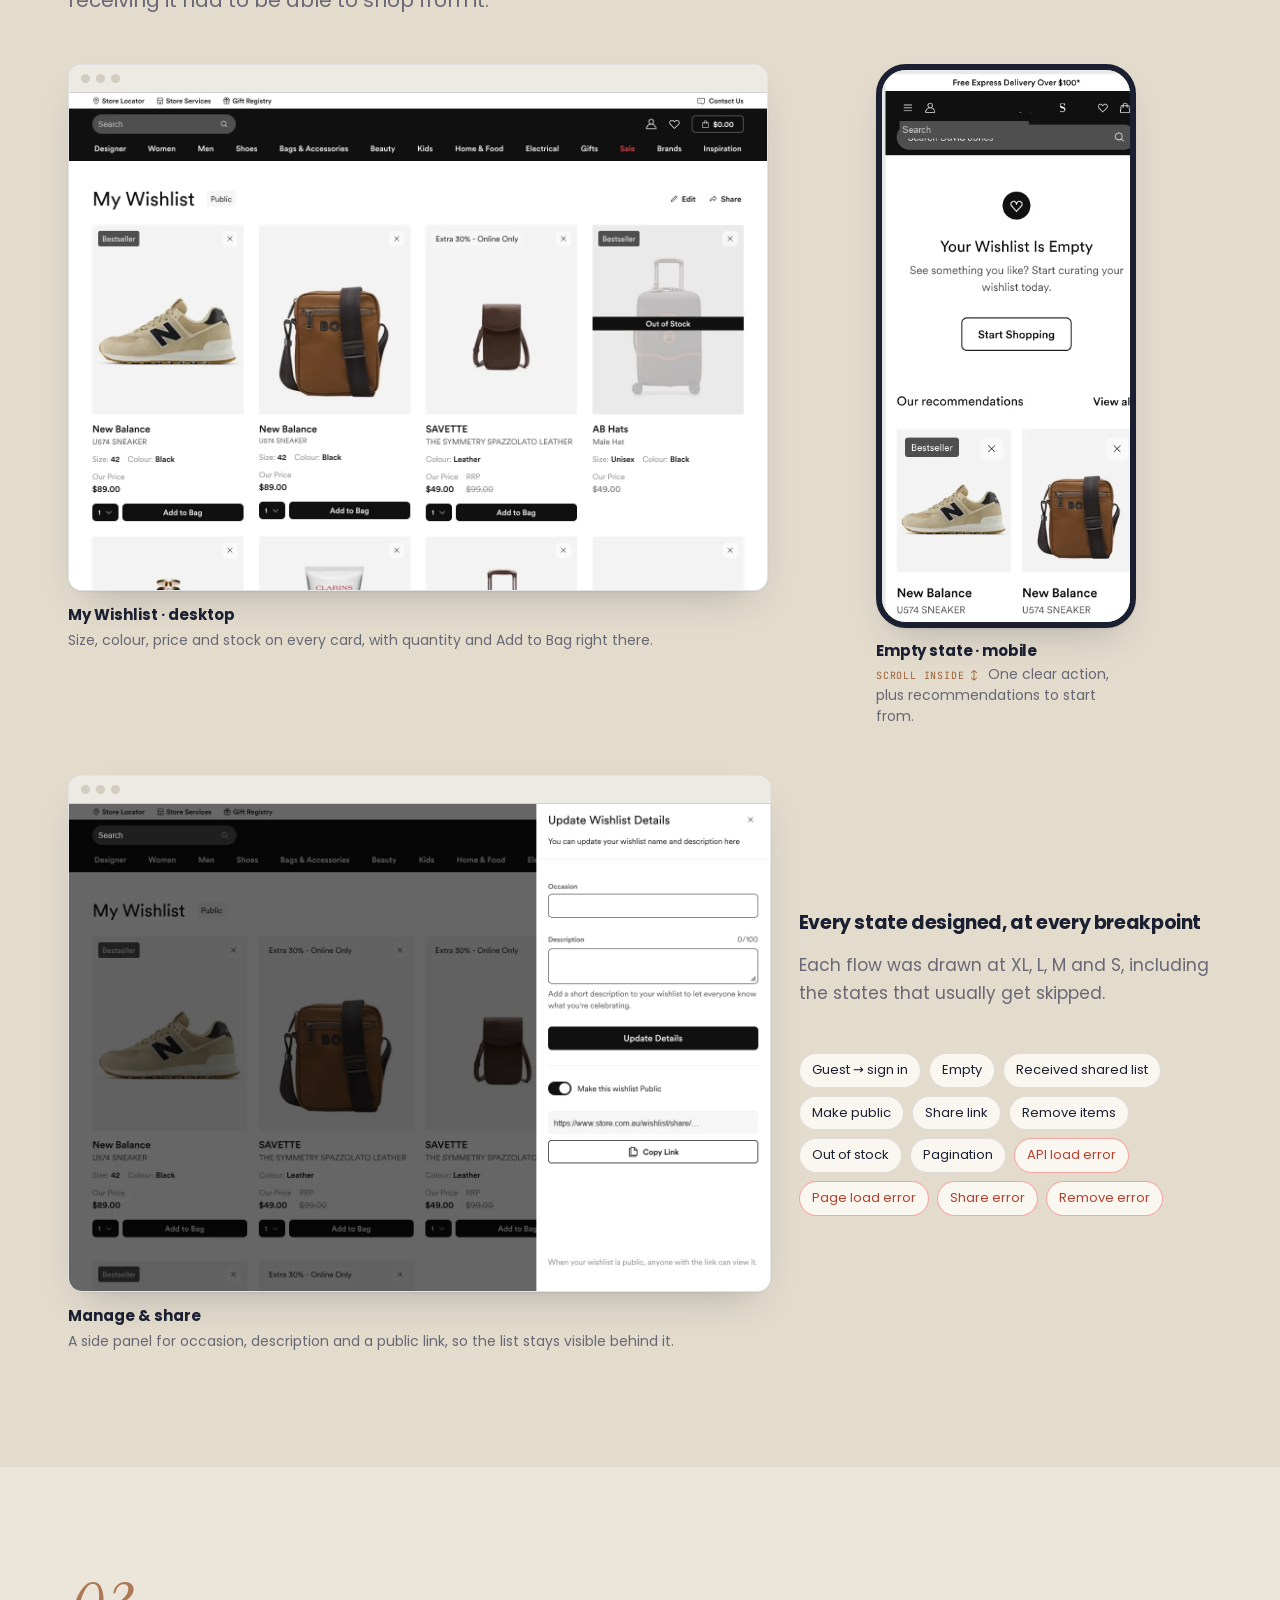
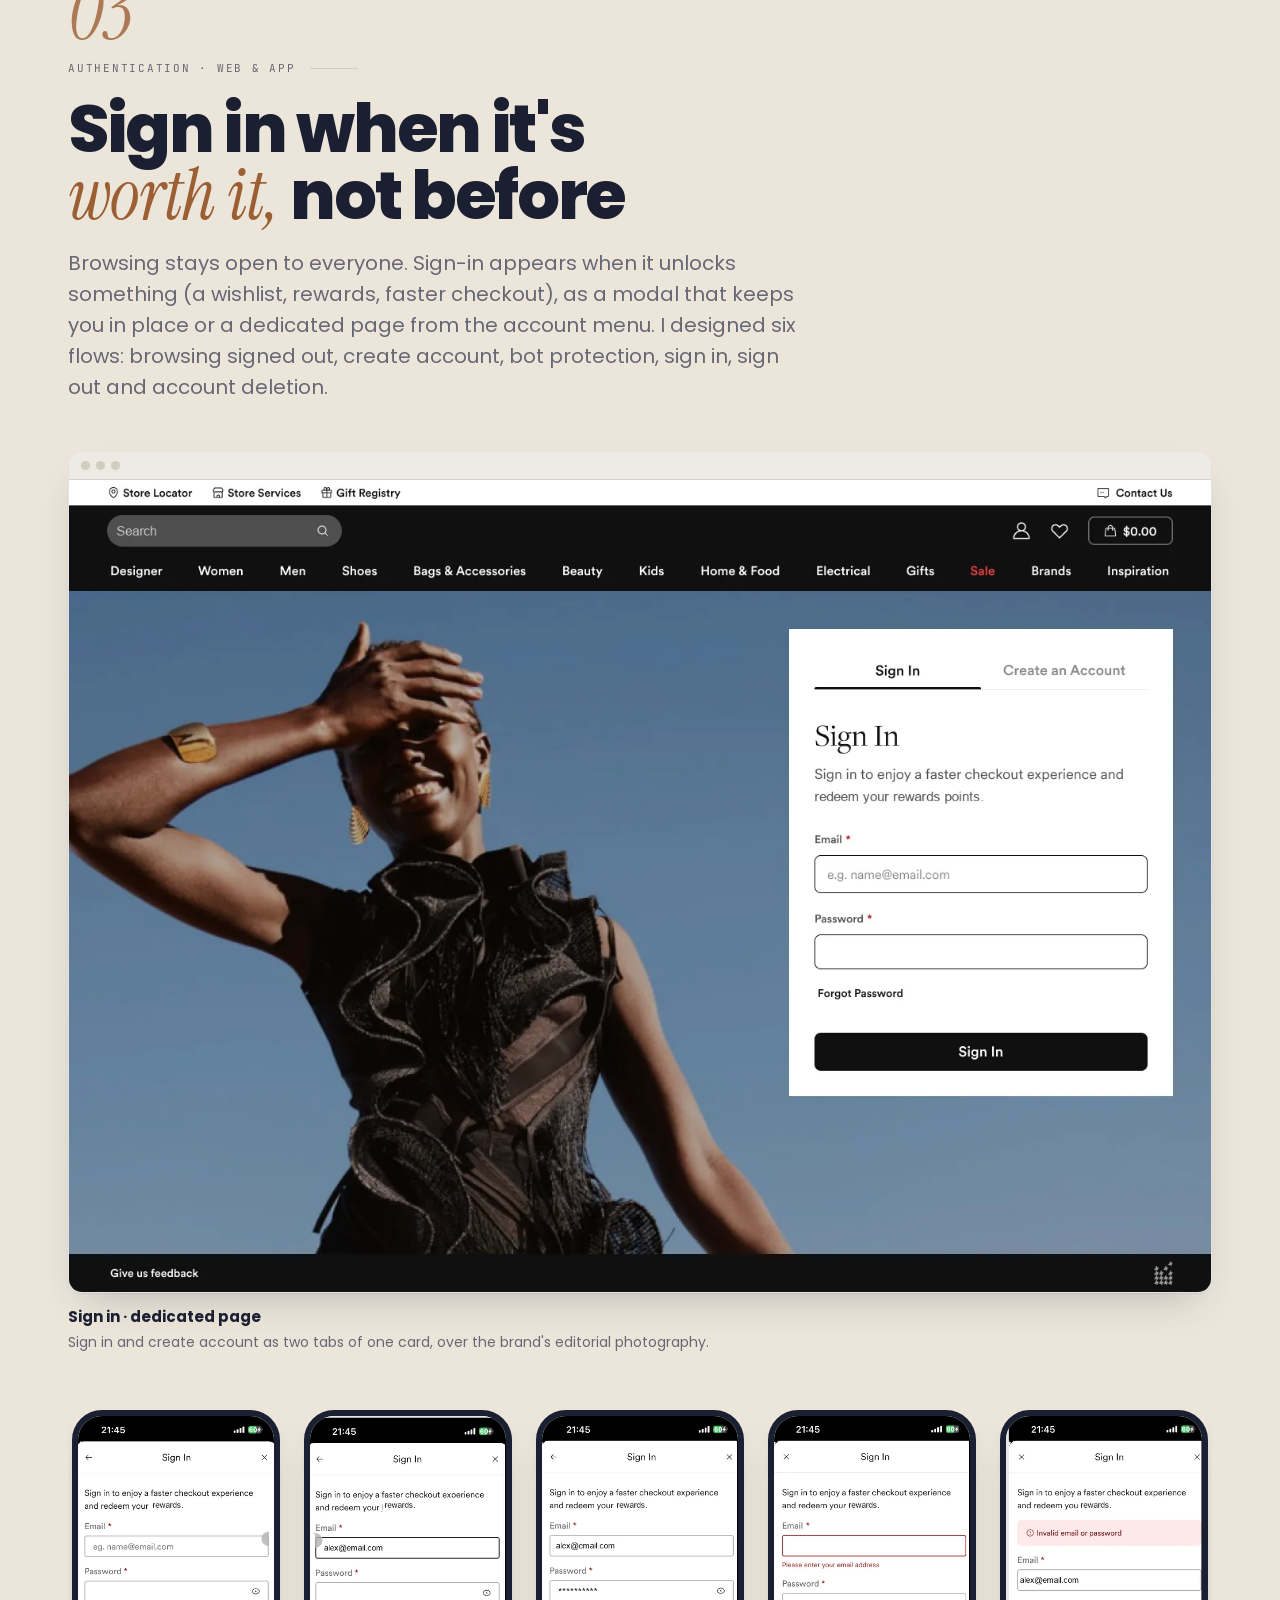
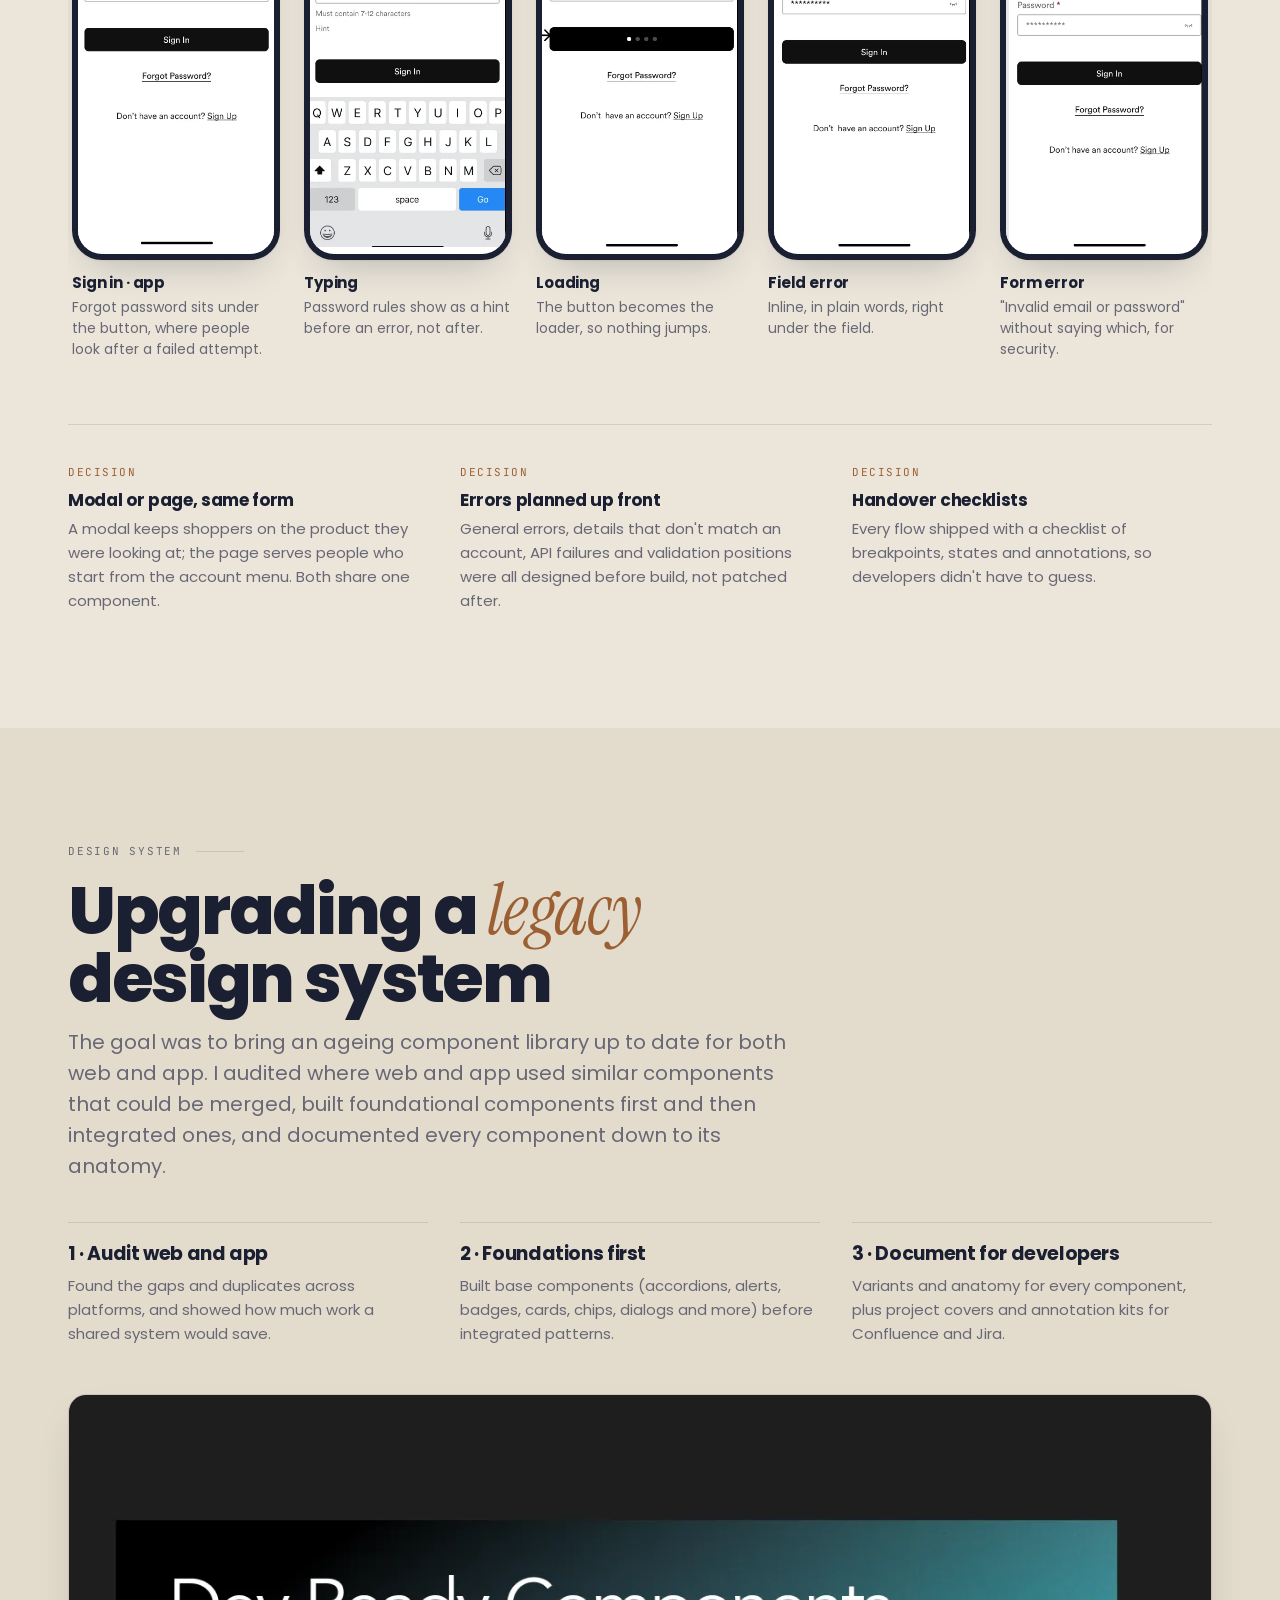
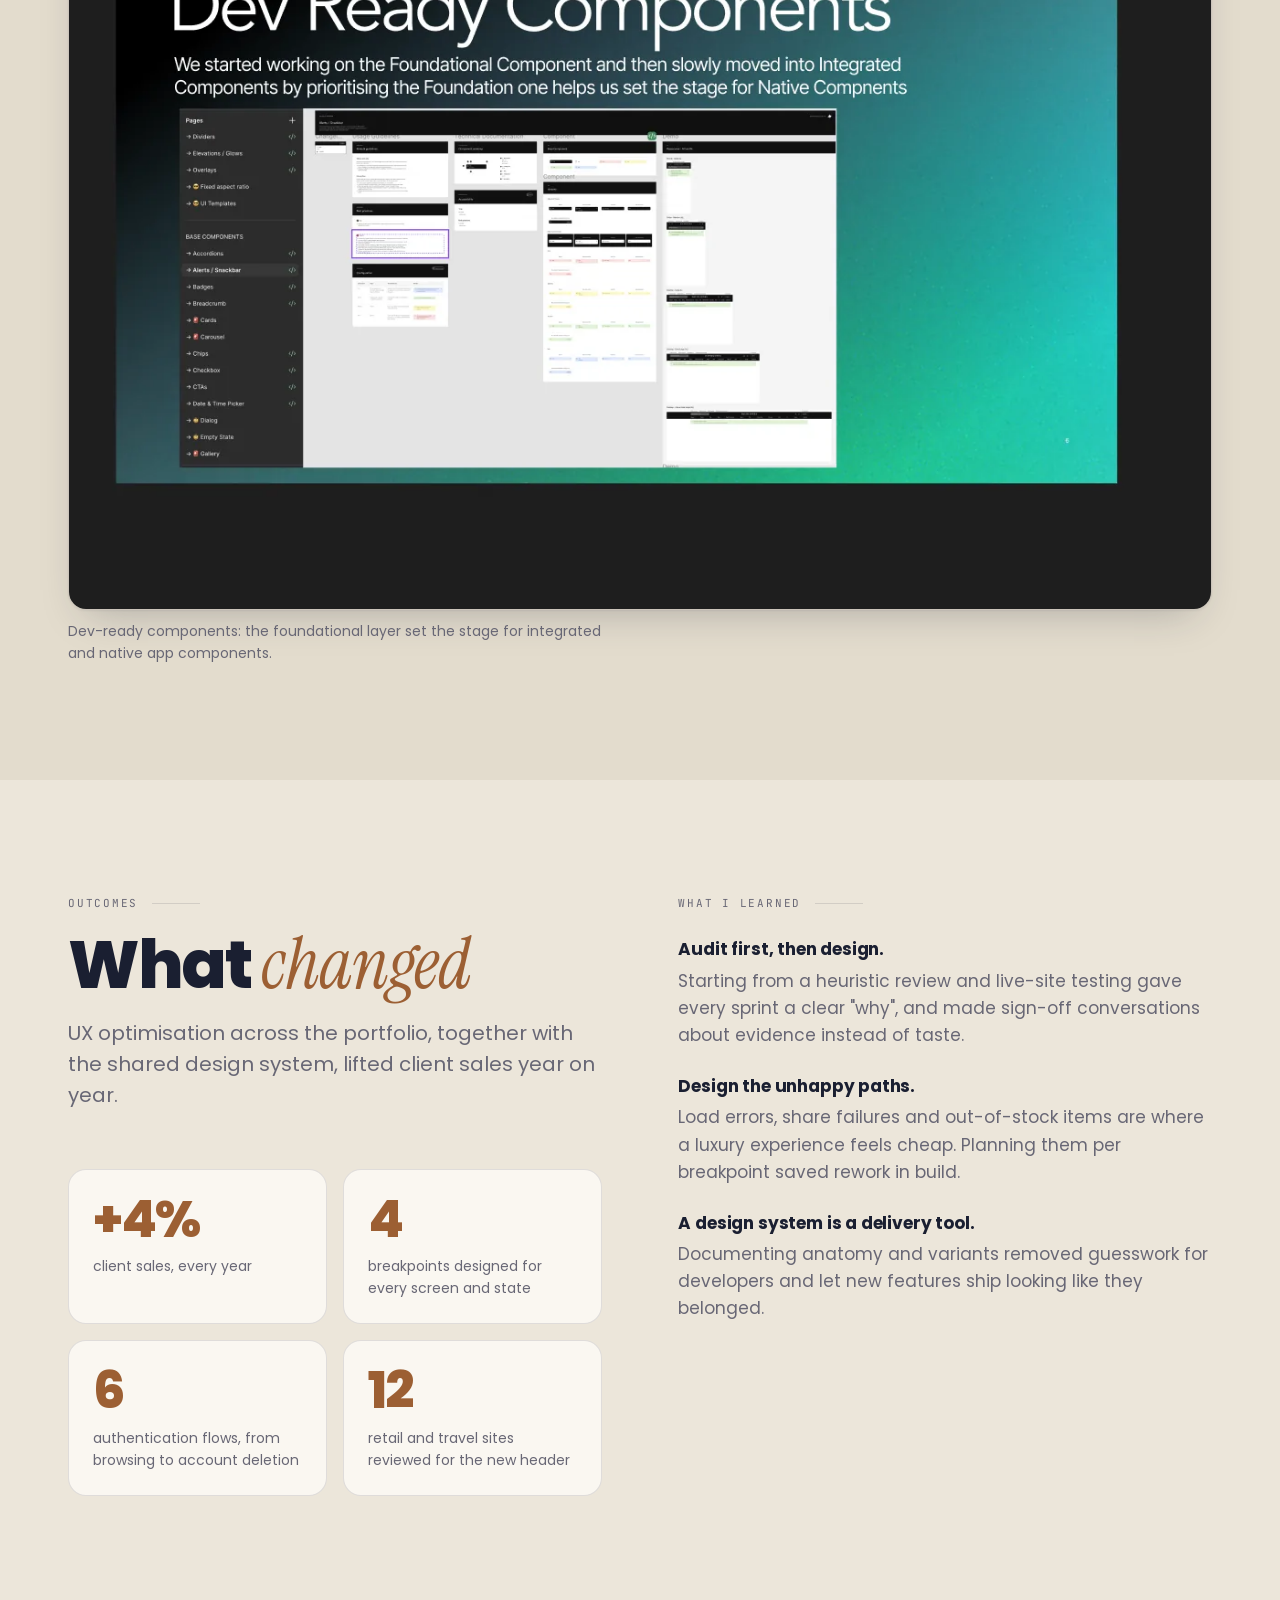
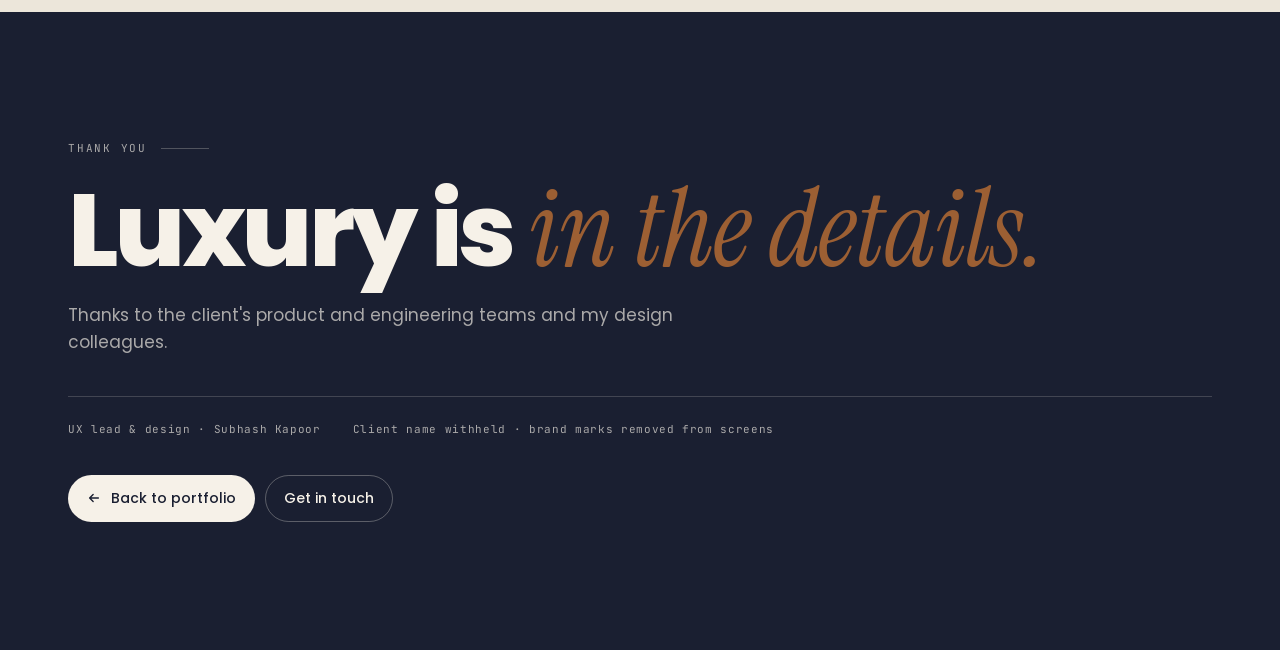
<file: luxury.html>
<!doctype html>
<html lang="en">
<head>
  <meta charset="utf-8">
  <meta name="viewport" content="width=device-width,initial-scale=1,viewport-fit=cover">
  <meta name="description" content="Case study: modernising the website and app of a luxury department store in Australia. UX audit, header and navigation, wishlist, authentication and a legacy design-system upgrade.">
  <style>html{color-scheme:light}body{margin:0}img{max-width:100%}</style>
  <title>Luxury E-commerce Case Study · Subhash Kapoor</title>
  <link rel="preconnect" href="https://fonts.googleapis.com">
  <link rel="preconnect" href="https://fonts.gstatic.com" crossorigin>
  <link rel="stylesheet" href="https://fonts.googleapis.com/css2?family=Poppins:wght@400;500;600;700;800&family=Instrument+Serif:ital@0;1&family=JetBrains+Mono:wght@400;500&display=swap">
  <link rel="stylesheet" href="sukoon.css">
  <style>
    /* Luxury e-commerce additions on top of the shared case-study styles */
    .fan::before{content:"LUXE"}
    .shot{margin:0;display:flex;flex-direction:column;gap:12px;min-width:0}
    .shot .win{border-radius:14px;overflow:hidden;border:1px solid var(--line);background:#fff;box-shadow:var(--shadow)}
    .shot .bar{display:flex;align-items:center;gap:6px;height:28px;padding:0 12px;background:#EDEAE3;border-bottom:1px solid var(--line)}
    .shot .bar i{width:9px;height:9px;border-radius:50%;background:#D3CDC1}
    .shot .win img{display:block;width:100%;height:auto}
    .shot figcaption{font-size:14px;color:var(--muted)}
    .shot figcaption b{display:block;color:var(--ink);font-weight:700;font-size:15px;margin-bottom:2px}
    .grid2{display:grid;grid-template-columns:repeat(2,minmax(0,1fr));gap:28px;margin-top:48px}
    .duo{display:grid;grid-template-columns:minmax(0,1.7fr) minmax(0,1fr);gap:32px;margin-top:48px;align-items:start}
    .duo .ph{max-width:260px;justify-self:center;width:100%}
    .tracks{display:grid;grid-template-columns:repeat(4,minmax(0,1fr));gap:16px;margin-top:48px}
    .tracks>div{background:var(--surface);border:1px solid var(--line);border-radius:var(--r-md);padding:22px;min-width:0}
    .tracks span{font-family:var(--f-mono);font-size:11px;letter-spacing:.14em;text-transform:uppercase;color:var(--accent)}
    .tracks h3{margin-top:8px}
    .tracks p{font-size:14px;color:var(--muted);margin-top:8px}
    .audit-grid{display:grid;grid-template-columns:repeat(3,minmax(0,1fr));gap:16px;margin-top:48px}
    .audit-grid>div{background:var(--surface);border:1px solid var(--line);border-radius:var(--r-md);padding:22px;min-width:0}
    .audit-grid .law{font-family:var(--f-mono);font-size:11px;letter-spacing:.12em;text-transform:uppercase;color:var(--muted)}
    .audit-grid h3{margin-top:8px;font-size:17px}
    .audit-grid p{font-size:14px;color:var(--muted);margin-top:8px}
    .audit-grid .fix{color:var(--ink);font-weight:500}
    .refs{display:flex;flex-wrap:wrap;gap:8px;margin-top:24px}
    .slide{margin:48px 0 0;border-radius:var(--r-md);overflow:hidden;border:1px solid var(--line);box-shadow:var(--shadow)}
    .slide img{display:block;width:100%;height:auto}
    .cap{font-size:14px;color:var(--muted);margin-top:10px}
    .states{display:flex;flex-wrap:wrap;gap:8px;margin-top:28px}
    .states span{font-size:13px;padding:6px 12px;border-radius:999px;border:1px solid var(--line);background:var(--surface)}
    .states span.err{border-color:color-mix(in srgb,#F34040 45%,transparent);color:#B3402F}
    @media (max-width:860px){.grid2,.duo,.tracks,.audit-grid{grid-template-columns:1fr}}
    @media (min-width:861px) and (max-width:1080px){.tracks{grid-template-columns:repeat(2,minmax(0,1fr))}}
  </style>
</head>
<body>
<a class="skip" href="#main">Skip to content</a>
<header class="top">
  <a class="mark" href="index.html" aria-label="Back to portfolio">SK</a>
  <nav class="pill" aria-label="Case study sections">
    <a href="index.html#work" class="back">&larr; Portfolio</a>
    <a href="#overview" data-s="overview">Overview</a>
    <a href="#audit" data-s="audit">Audit</a>
    <a href="#header" data-s="header">Header</a>
    <a href="#wishlist" data-s="wishlist">Wishlist</a>
    <a href="#auth" data-s="auth">Sign in</a>
    <a href="#system" data-s="system">Design system</a>
    <a href="#outcomes" data-s="outcomes">Outcomes</a>
  </nav>
</header>

<main id="main">
  <header class="sk-hero">
    <div class="wrap">
      <div>
        <div class="brandmark"><span>Luxury department store · Australia</span></div>
        <h1>Luxury retail, <em>minus the friction.</em></h1>
        <p class="lede">Modernising the website and app of one of Australia's best-known luxury department stores: a UX audit, a calmer header and navigation, a wishlist built for gifting, sign-in that doesn't get in the way, and an upgraded design system underneath it all.</p>
        <div class="hero-meta">
          <span class="chip">Web + iOS/Android app</span><span class="chip">4 breakpoints</span><span class="chip">Design system upgrade</span><span class="chip">+4% client sales YoY</span>
        </div>
      </div>
      <div class="fan" aria-label="Three key screens">
        <figure class="ph"><div class="scr"><img src="img/luxury/app-signin.webp" alt="App sign-in screen"></div></figure>
        <figure class="ph"><div class="scr tall"><img src="img/luxury/wishlist-empty-m.webp" alt="Empty wishlist on mobile web with recommendations"></div></figure>
        <figure class="ph"><div class="scr"><img src="img/luxury/app-error2.webp" alt="App sign-in with an error message"></div></figure>
      </div>
    </div>
  </header>

  <!-- OVERVIEW -->
  <section id="overview">
    <div class="wrap two">
      <div class="stack">
        <div class="eyebrow">Overview</div>
        <h2>A heritage brand with a <em>legacy</em> website.</h2>
      </div>
      <div class="stack">
        <p class="lede">The store is a household name, but its online experience had grown piece by piece over years: dense menus, inconsistent components and a legacy design system that slowed every release.</p>
        <p>Working in fortnightly sprints with the client's product, engineering and content teams, I audited the current experience, then redesigned the high-traffic and high-value pieces one at a time: the site furniture (header and footer), the wishlist, and authentication on web and app. In parallel I upgraded the design system so every new piece shipped consistently.</p>
      </div>
    </div>
    <div class="wrap">
      <div class="tracks">
        <div><span>Track 01</span><h3>Current-state audit</h3><p>UX heuristics review, live-site testing on desktop and mobile, documentation and typography audit.</p></div>
        <div><span>Track 02</span><h3>Site furniture</h3><p>Header, mega menu, account menu and footer, tested with customers before sign-off.</p></div>
        <div><span>Track 03</span><h3>Wishlist &amp; sign-in</h3><p>Save, manage and share wishlists; create account, sign in, reset password and account deletion.</p></div>
        <div><span>Track 04</span><h3>Design system</h3><p>Upgrading a legacy library into documented, dev-ready components for web and app.</p></div>
      </div>
      <dl class="snap">
        <div><dt>My role</dt><dd>UX lead &amp; hands-on design</dd></div>
        <div><dt>Client</dt><dd>Luxury department store, Australia</dd></div>
        <div><dt>Market</dt><dd>Australia</dd></div>
        <div><dt>Platforms</dt><dd>Responsive web, iOS &amp; Android app</dd></div>
        <div><dt>Breakpoints</dt><dd>XL, L, M and S for every screen</dd></div>
      </dl>
    </div>
  </section>

  <!-- AUDIT -->
  <section id="audit" class="alt">
    <div class="wrap">
      <div class="eyebrow">Current-state audit</div>
      <h2 style="margin-top:16px;max-width:22ch">Start with <em>what's already broken</em></h2>
      <p class="lede" style="margin-top:16px">Before redesigning anything, I ran a heuristic review of the live site and tested it on desktop and mobile. Each observation came with a recommendation, so the backlog started with evidence rather than opinions.</p>
      <div class="audit-grid">
        <div><div class="law">Clarity</div><h3>Banners that don't look clickable</h3><p>The landing banner gave no clear cue where to tap, and people spent very little time scanning the first fold.</p><p class="fix">Make the whole banner clickable and show part of the sale offer above the fold.</p></div>
        <div><div class="law">Hick's law</div><h3>Too many choices at once</h3><p>The more options people see, the longer they take to decide, and the mega menu showed everything.</p><p class="fix">Lead with the few most obvious paths and reveal the rest progressively.</p></div>
        <div><div class="law">Navigation</div><h3>The header disappears on scroll</h3><p>Once people started shopping, searching or switching category meant scrolling back to the top.</p><p class="fix">Keep a minimal header pinned at all times.</p></div>
        <div><div class="law">Consistency</div><h3>Components that behave differently</h3><p>Tooltips appeared in some places but not others, and banners switched from rounded to square shapes in checkout.</p><p class="fix">One component, one behaviour, everywhere.</p></div>
        <div><div class="law">Feedback</div><h3>Checkout hides the total</h3><p>The order total wasn't always visible, and pressing the button shifted the layout so people had to scroll to continue.</p><p class="fix">Always show the total and keep the main button in a fixed place.</p></div>
        <div><div class="law">Trust</div><h3>Reviews behind an extra click</h3><p>Reviews were one of the strongest trust signals but sat behind a tab that was hard to tell apart from inactive buttons.</p><p class="fix">Surface ratings and reviews up front on the product page.</p></div>
      </div>
    </div>
  </section>

  <!-- HEADER -->
  <section id="header">
    <div class="wrap">
      <div class="chapter-head"><span class="chapter-num" aria-hidden="true">01</span>
        <div class="stack"><div class="eyebrow">Site furniture · Header</div><h2>A mega menu that <em>doesn't overwhelm</em></h2>
        <p class="lede">The header is on every page, so it's the highest-traffic component on the site. I reviewed twelve retail and travel sites, from Net-a-Porter, ASOS, The Iconic and Mecca to Amazon, Airbnb and IKEA, then explored a progressive-disclosure header and tested the concepts with customers.</p></div></div>
      <div class="refs"><span class="chip">Net-a-Porter</span><span class="chip">ASOS</span><span class="chip">The Iconic</span><span class="chip">Mecca</span><span class="chip">Myer</span><span class="chip">Princess Polly</span><span class="chip">Myntra</span><span class="chip">Amazon</span><span class="chip">Target</span><span class="chip">Airbnb</span><span class="chip">IKEA</span><span class="chip">Tripadvisor</span></div>
      <div class="grid2">
        <figure class="shot"><div class="win"><div class="bar"><i></i><i></i><i></i></div><img src="img/luxury/header-women.webp" alt="Header with Women selected, showing a second row of sub-categories and a category landing below" loading="lazy" width="1440" height="1024"></div><figcaption><b>Step 1 · Pick a department</b>Choosing "Women" opens a light second row of sub-categories instead of a wall of links.</figcaption></figure>
        <figure class="shot"><div class="win"><div class="bar"><i></i><i></i><i></i></div><img src="img/luxury/header-mega.webp" alt="Mega menu for Clothing with grouped links and a sale shortcut" loading="lazy" width="1440" height="800"></div><figcaption><b>Step 2 · Go deeper only when you want to</b>The mega menu opens per sub-category, with grouped links and the sale shortcut kept in red.</figcaption></figure>
      </div>
      <div class="decisions">
        <div><span class="tag">Decision</span><h3>Progressive disclosure</h3><p>Department, then sub-category, then the full menu. Each level shows a manageable number of choices, which follows the audit's Hick's-law finding.</p></div>
        <div><span class="tag">Decision</span><h3>Search front and centre</h3><p>The search field moved to the middle of the header and got wider, because it's the first thing many shoppers reach for.</p></div>
        <div><span class="tag">Decision</span><h3>Tested before sign-off</h3><p>Concepts ran in a customer-testing environment with live content before the final header and footer were handed over.</p></div>
      </div>
    </div>
  </section>

  <!-- WISHLIST -->
  <section id="wishlist" class="alt">
    <div class="wrap">
      <div class="chapter-head"><span class="chapter-num" aria-hidden="true">02</span>
        <div class="stack"><div class="eyebrow">Wishlist</div><h2>Built for <em>gifting,</em> not just saving</h2>
        <p class="lede">At a department store, a wishlist is often a gift list: a birthday, a wedding, a new home. So beyond saving items, people needed to name a list, describe the occasion, make it public and share a link, and the person receiving it had to be able to shop from it.</p></div></div>
      <div class="duo">
        <figure class="shot"><div class="win"><div class="bar"><i></i><i></i><i></i></div><img src="img/luxury/wishlist.webp" alt="My Wishlist page with product cards, quantity and Add to Bag" loading="lazy" width="1440" height="1024"></div><figcaption><b>My Wishlist · desktop</b>Size, colour, price and stock on every card, with quantity and Add to Bag right there.</figcaption></figure>
        <figure class="ph"><div class="scr tall" tabindex="0"><img src="img/luxury/wishlist-empty-m.webp" alt="Empty wishlist on mobile with recommendations" loading="lazy"></div><figcaption><b>Empty state · mobile</b><span class="scrollhint">SCROLL INSIDE ↕</span> One clear action, plus recommendations to start from.</figcaption></figure>
      </div>
      <div class="grid2" style="grid-template-columns:minmax(0,1.7fr) minmax(0,1fr);align-items:center">
        <figure class="shot"><div class="win"><div class="bar"><i></i><i></i><i></i></div><img src="img/luxury/wishlist-panel.webp" alt="Side panel to update wishlist occasion, description and public sharing" loading="lazy" width="1440" height="1000"></div><figcaption><b>Manage &amp; share</b>A side panel for occasion, description and a public link, so the list stays visible behind it.</figcaption></figure>
        <div class="stack">
          <h3>Every state designed, at every breakpoint</h3>
          <p style="color:var(--muted)">Each flow was drawn at XL, L, M and S, including the states that usually get skipped.</p>
          <div class="states"><span>Guest → sign in</span><span>Empty</span><span>Received shared list</span><span>Make public</span><span>Share link</span><span>Remove items</span><span>Out of stock</span><span>Pagination</span><span class="err">API load error</span><span class="err">Page load error</span><span class="err">Share error</span><span class="err">Remove error</span></div>
        </div>
      </div>
    </div>
  </section>

  <!-- AUTH -->
  <section id="auth">
    <div class="wrap">
      <div class="chapter-head"><span class="chapter-num" aria-hidden="true">03</span>
        <div class="stack"><div class="eyebrow">Authentication · web &amp; app</div><h2>Sign in when it's <em>worth it,</em> not before</h2>
        <p class="lede">Browsing stays open to everyone. Sign-in appears when it unlocks something (a wishlist, rewards, faster checkout), as a modal that keeps you in place or a dedicated page from the account menu. I designed six flows: browsing signed out, create account, bot protection, sign in, sign out and account deletion.</p></div></div>
      <figure class="shot" style="margin-top:48px"><div class="win"><div class="bar"><i></i><i></i><i></i></div><img src="img/luxury/signin.webp" alt="Dedicated sign-in page with Sign In and Create an Account tabs over an editorial image" loading="lazy" width="1440" height="1024"></div><figcaption><b>Sign in · dedicated page</b>Sign in and create account as two tabs of one card, over the brand's editorial photography.</figcaption></figure>
      <div class="rail-wrap rail" tabindex="0" aria-label="App sign-in screens">
        <figure class="ph"><div class="scr"><img src="img/luxury/app-signin.webp" alt="App sign-in, empty" loading="lazy"></div><figcaption><b>Sign in · app</b>Forgot password sits under the button, where people look after a failed attempt.</figcaption></figure>
        <figure class="ph"><div class="scr"><img src="img/luxury/app-keyboard.webp" alt="App sign-in with keyboard and password hint" loading="lazy"></div><figcaption><b>Typing</b>Password rules show as a hint before an error, not after.</figcaption></figure>
        <figure class="ph"><div class="scr"><img src="img/luxury/app-loading.webp" alt="App sign-in button in loading state" loading="lazy"></div><figcaption><b>Loading</b>The button becomes the loader, so nothing jumps.</figcaption></figure>
        <figure class="ph"><div class="scr"><img src="img/luxury/app-error.webp" alt="App sign-in with a field error" loading="lazy"></div><figcaption><b>Field error</b>Inline, in plain words, right under the field.</figcaption></figure>
        <figure class="ph"><div class="scr"><img src="img/luxury/app-error2.webp" alt="App sign-in with a form-level error" loading="lazy"></div><figcaption><b>Form error</b>"Invalid email or password" without saying which, for security.</figcaption></figure>
      </div>
      <div class="decisions">
        <div><span class="tag">Decision</span><h3>Modal or page, same form</h3><p>A modal keeps shoppers on the product they were looking at; the page serves people who start from the account menu. Both share one component.</p></div>
        <div><span class="tag">Decision</span><h3>Errors planned up front</h3><p>General errors, details that don't match an account, API failures and validation positions were all designed before build, not patched after.</p></div>
        <div><span class="tag">Decision</span><h3>Handover checklists</h3><p>Every flow shipped with a checklist of breakpoints, states and annotations, so developers didn't have to guess.</p></div>
      </div>
    </div>
  </section>

  <!-- SYSTEM -->
  <section id="system" class="alt">
    <div class="wrap">
      <div class="eyebrow">Design system</div>
      <h2 style="margin-top:16px;max-width:22ch">Upgrading a <em>legacy</em> design system</h2>
      <p class="lede" style="margin-top:16px">The goal was to bring an ageing component library up to date for both web and app. I audited where web and app used similar components that could be merged, built foundational components first and then integrated ones, and documented every component down to its anatomy.</p>
      <div class="principles" style="grid-template-columns:repeat(3,1fr);margin-top:40px">
        <div style="border-color:var(--line)"><h3>1 · Audit web and app</h3><p style="color:var(--muted)">Found the gaps and duplicates across platforms, and showed how much work a shared system would save.</p></div>
        <div style="border-color:var(--line)"><h3>2 · Foundations first</h3><p style="color:var(--muted)">Built base components (accordions, alerts, badges, cards, chips, dialogs and more) before integrated patterns.</p></div>
        <div style="border-color:var(--line)"><h3>3 · Document for developers</h3><p style="color:var(--muted)">Variants and anatomy for every component, plus project covers and annotation kits for Confluence and Jira.</p></div>
      </div>
      <figure class="slide"><img src="img/luxury/ds-components.webp" alt="Dev-ready component library: foundational components first, then integrated components" loading="lazy" width="1250" height="891"></figure>
      <p class="cap">Dev-ready components: the foundational layer set the stage for integrated and native app components.</p>
    </div>
  </section>

  <!-- OUTCOMES -->
  <section id="outcomes">
    <div class="wrap two">
      <div class="stack">
        <div class="eyebrow">Outcomes</div>
        <h2>What <em>changed</em></h2>
        <p class="lede">UX optimisation across the portfolio, together with the shared design system, lifted client sales year on year.</p>
        <div class="outcomes" style="grid-template-columns:1fr 1fr">
          <div><div class="n">+4%</div><p>client sales, every year</p></div>
          <div><div class="n">4</div><p>breakpoints designed for every screen and state</p></div>
          <div><div class="n">6</div><p>authentication flows, from browsing to account deletion</p></div>
          <div><div class="n">12</div><p>retail and travel sites reviewed for the new header</p></div>
        </div>
      </div>
      <div class="stack">
        <div class="eyebrow">What I learned</div>
        <div class="learn">
          <p><b>Audit first, then design.</b> Starting from a heuristic review and live-site testing gave every sprint a clear "why", and made sign-off conversations about evidence instead of taste.</p>
          <p><b>Design the unhappy paths.</b> Load errors, share failures and out-of-stock items are where a luxury experience feels cheap. Planning them per breakpoint saved rework in build.</p>
          <p><b>A design system is a delivery tool.</b> Documenting anatomy and variants removed guesswork for developers and let new features ship looking like they belonged.</p>
        </div>
      </div>
    </div>
  </section>
</main>

<footer class="end">
  <div class="wrap">
    <div class="eyebrow">Thank you</div>
    <h2 style="margin-top:20px">Luxury is <em>in the details.</em></h2>
    <p>Thanks to the client's product and engineering teams and my design colleagues.</p>
    <div class="credits"><span>UX lead &amp; design · Subhash Kapoor</span><span>Client name withheld · brand marks removed from screens</span></div>
    <div class="back-row"><a class="btn dark" href="index.html#work"><svg viewBox="0 0 16 16" fill="none" stroke="currentColor" stroke-width="1.6" stroke-linecap="round" stroke-linejoin="round"><path d="M13 8H3M7 4L3 8l4 4"/></svg>Back to portfolio</a><a class="btn" href="index.html#contact">Get in touch</a></div>
  </div>
</footer>

<script>
(function(){
  var links=[].slice.call(document.querySelectorAll('.pill a[data-s]'));
  var map={};links.forEach(function(a){map[a.dataset.s]=a});
  var ids=['overview','audit','header','wishlist','auth','system','outcomes'];
  if(!('IntersectionObserver' in window))return;
  var io=new IntersectionObserver(function(es){es.forEach(function(e){if(!e.isIntersecting)return;
    var k=e.target.id;links.forEach(function(a){a.classList.toggle('on',a===map[k])});
    var on=map[k];if(on&&matchMedia('(max-width:720px)').matches){var p=on.parentNode;p.scrollLeft=on.offsetLeft-16}
  })},{rootMargin:'-45% 0px -50% 0px'});
  ids.forEach(function(id){var el=document.getElementById(id);if(el)io.observe(el)});
})();
</script>
</body>
</html>
</file>
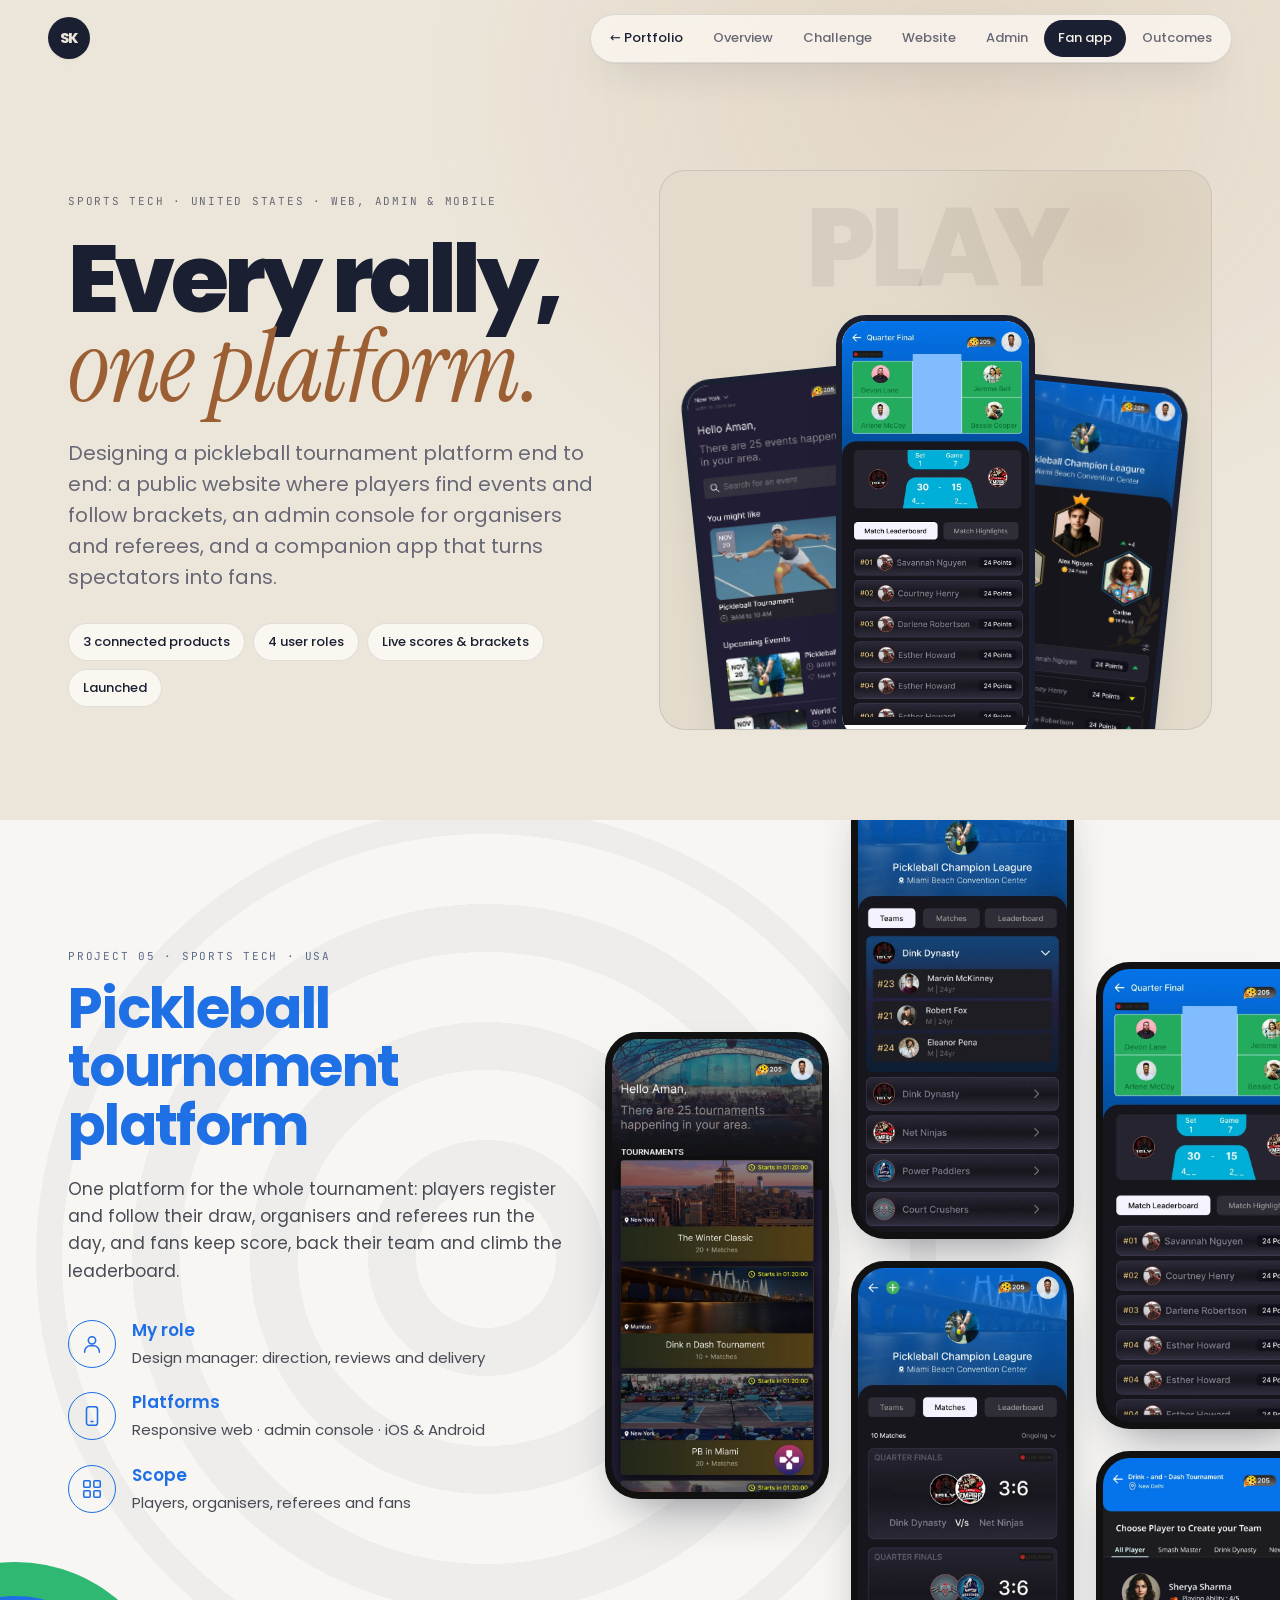
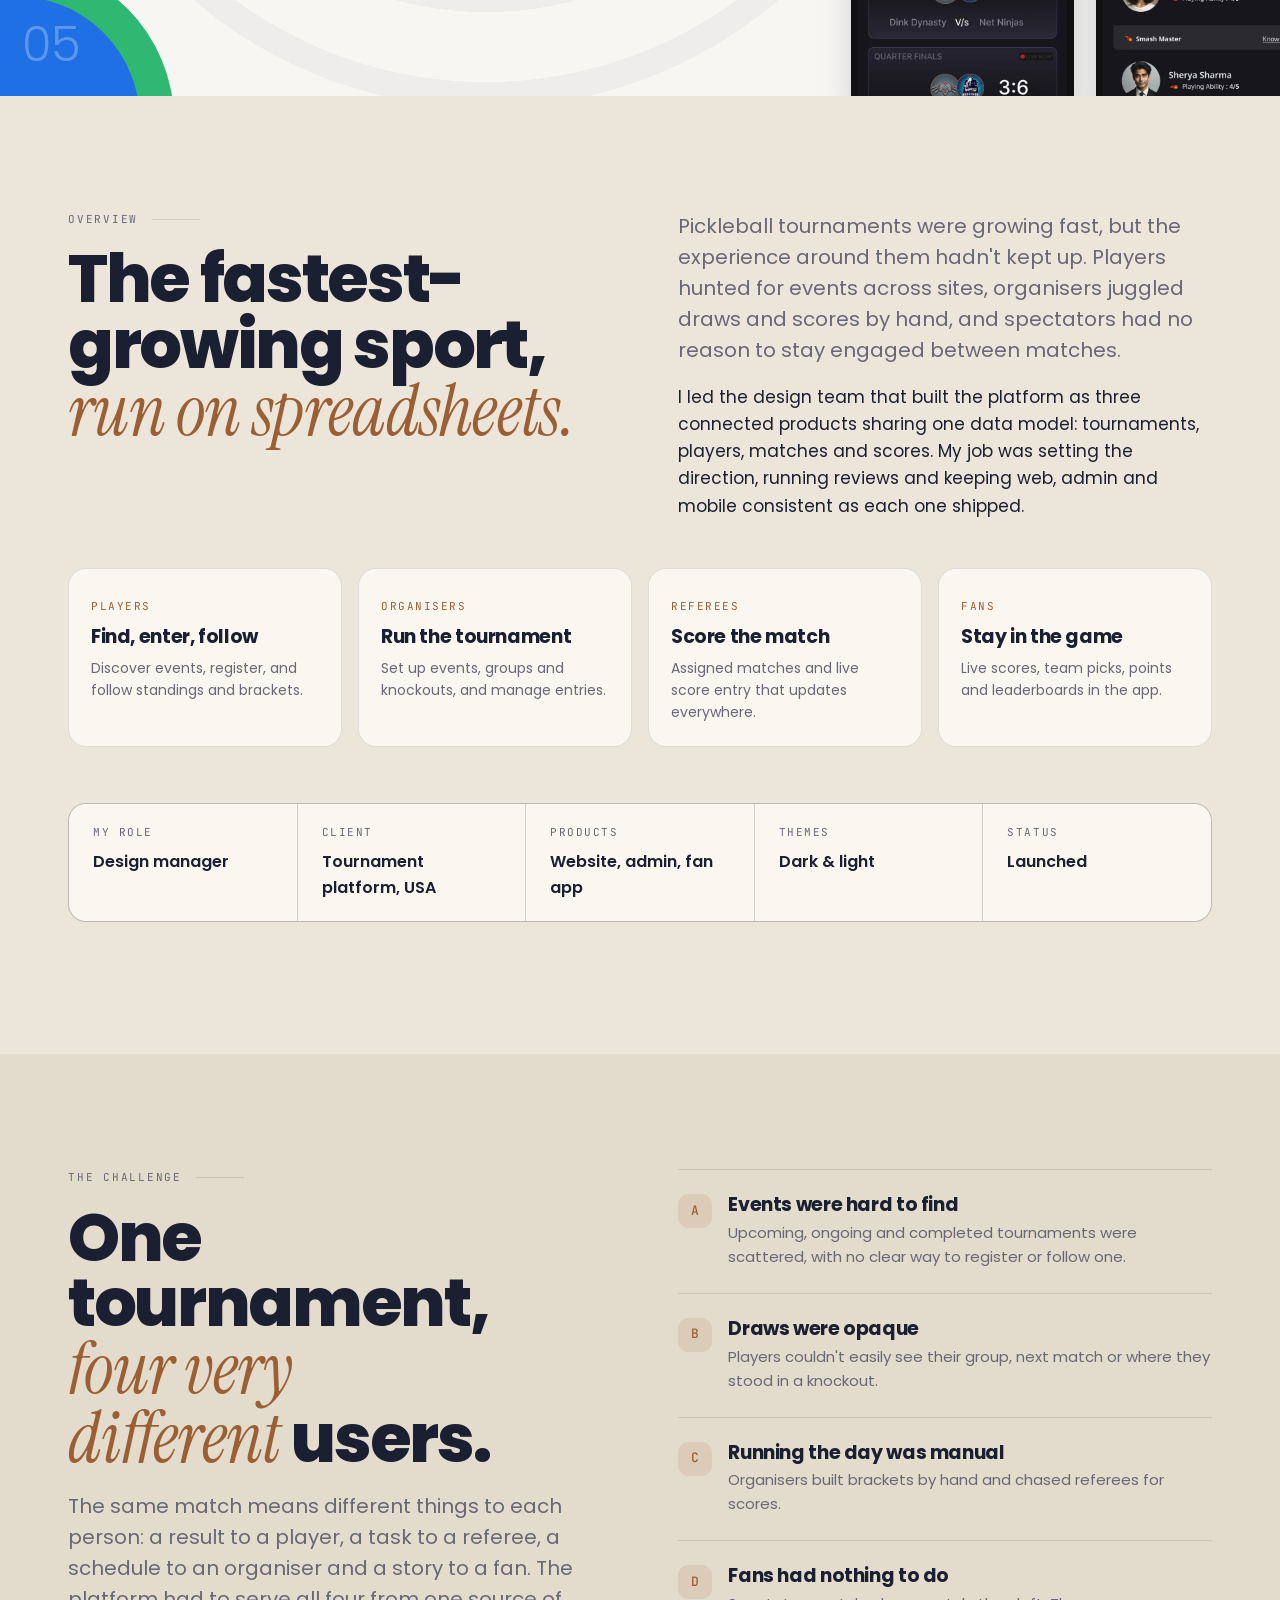
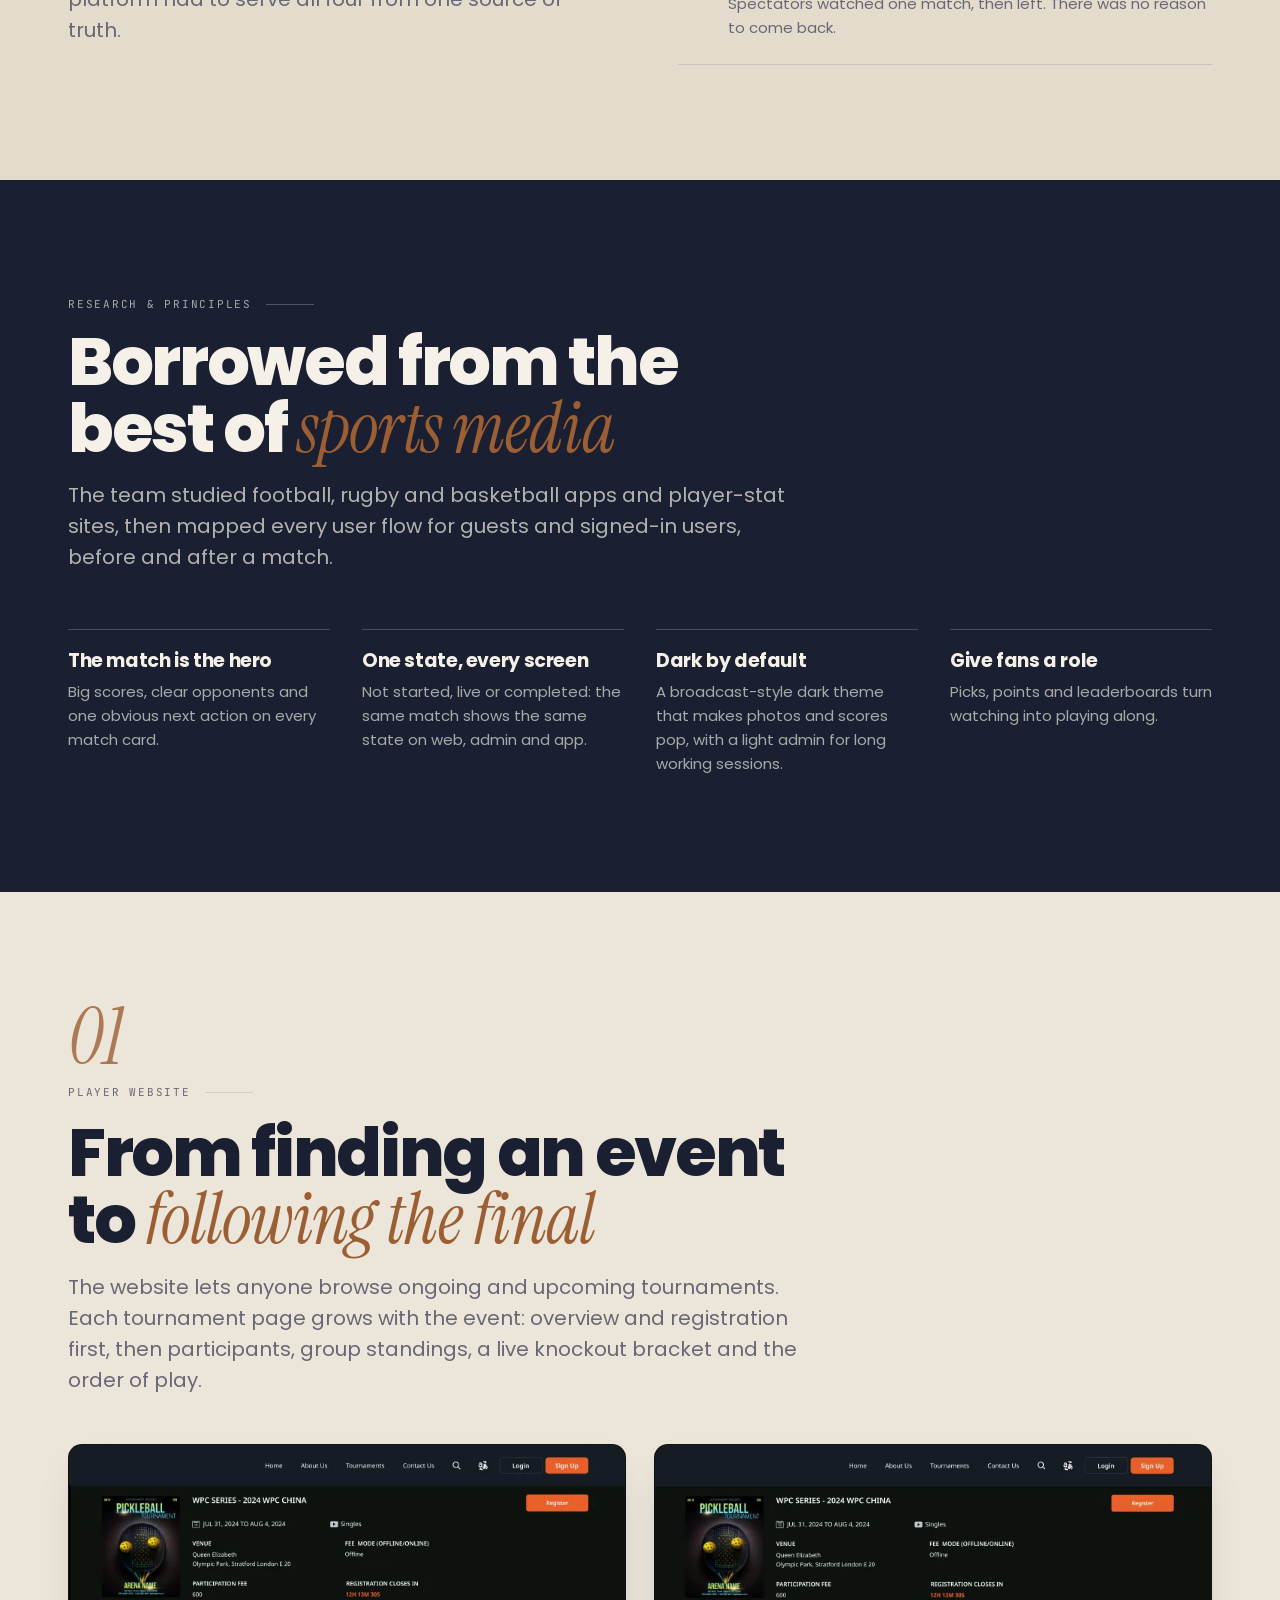
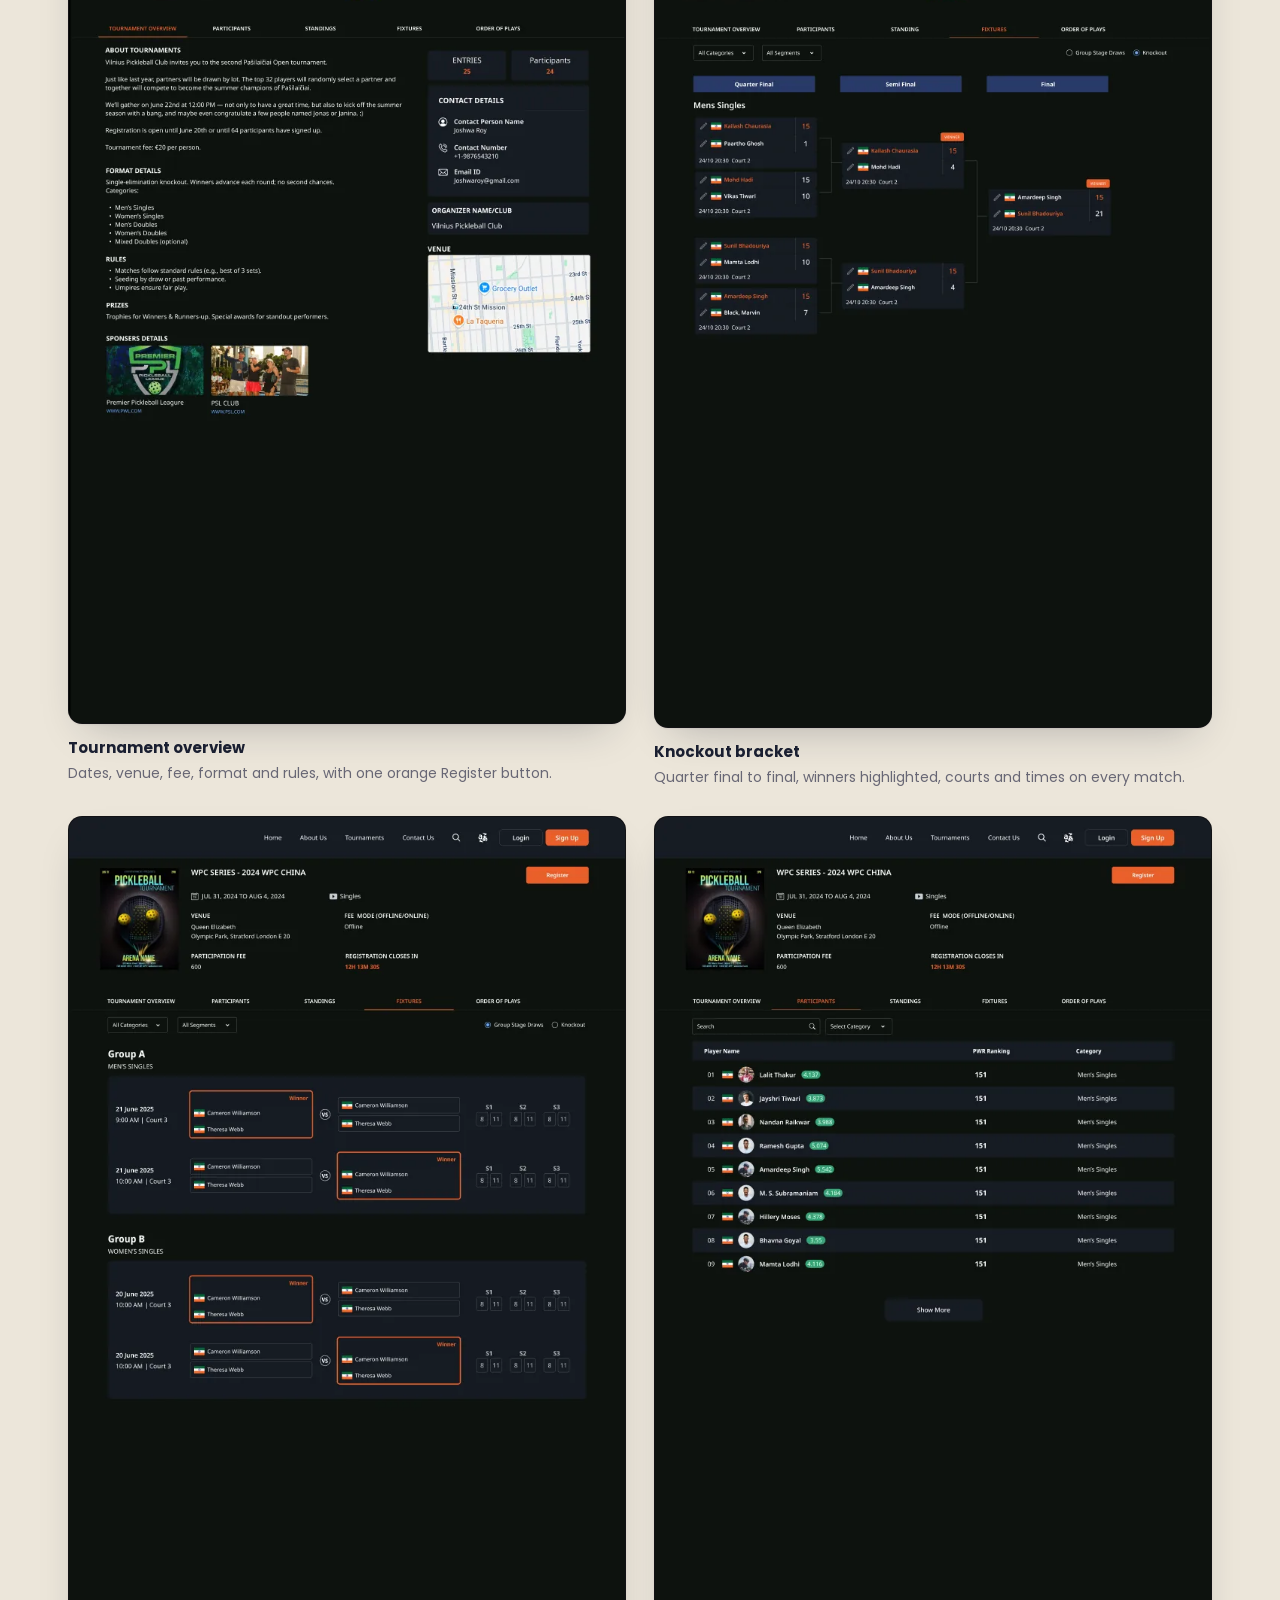
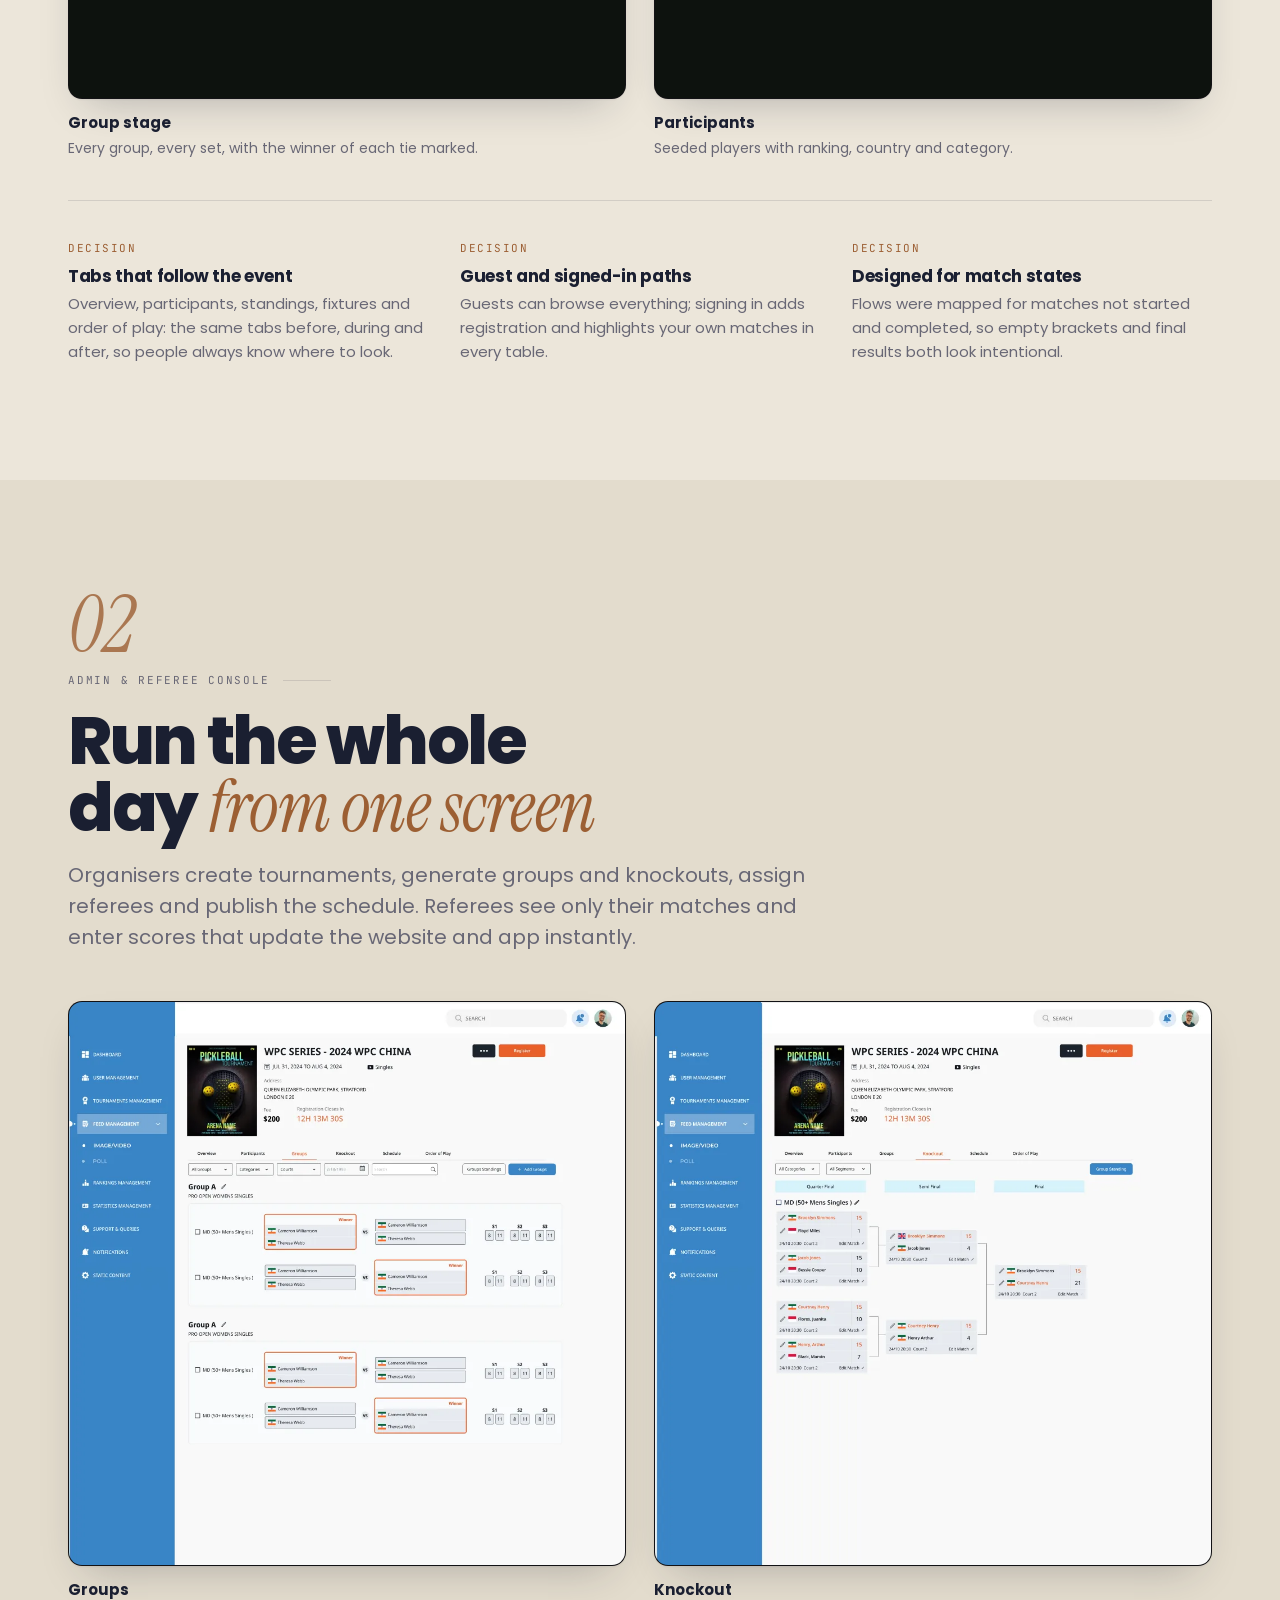
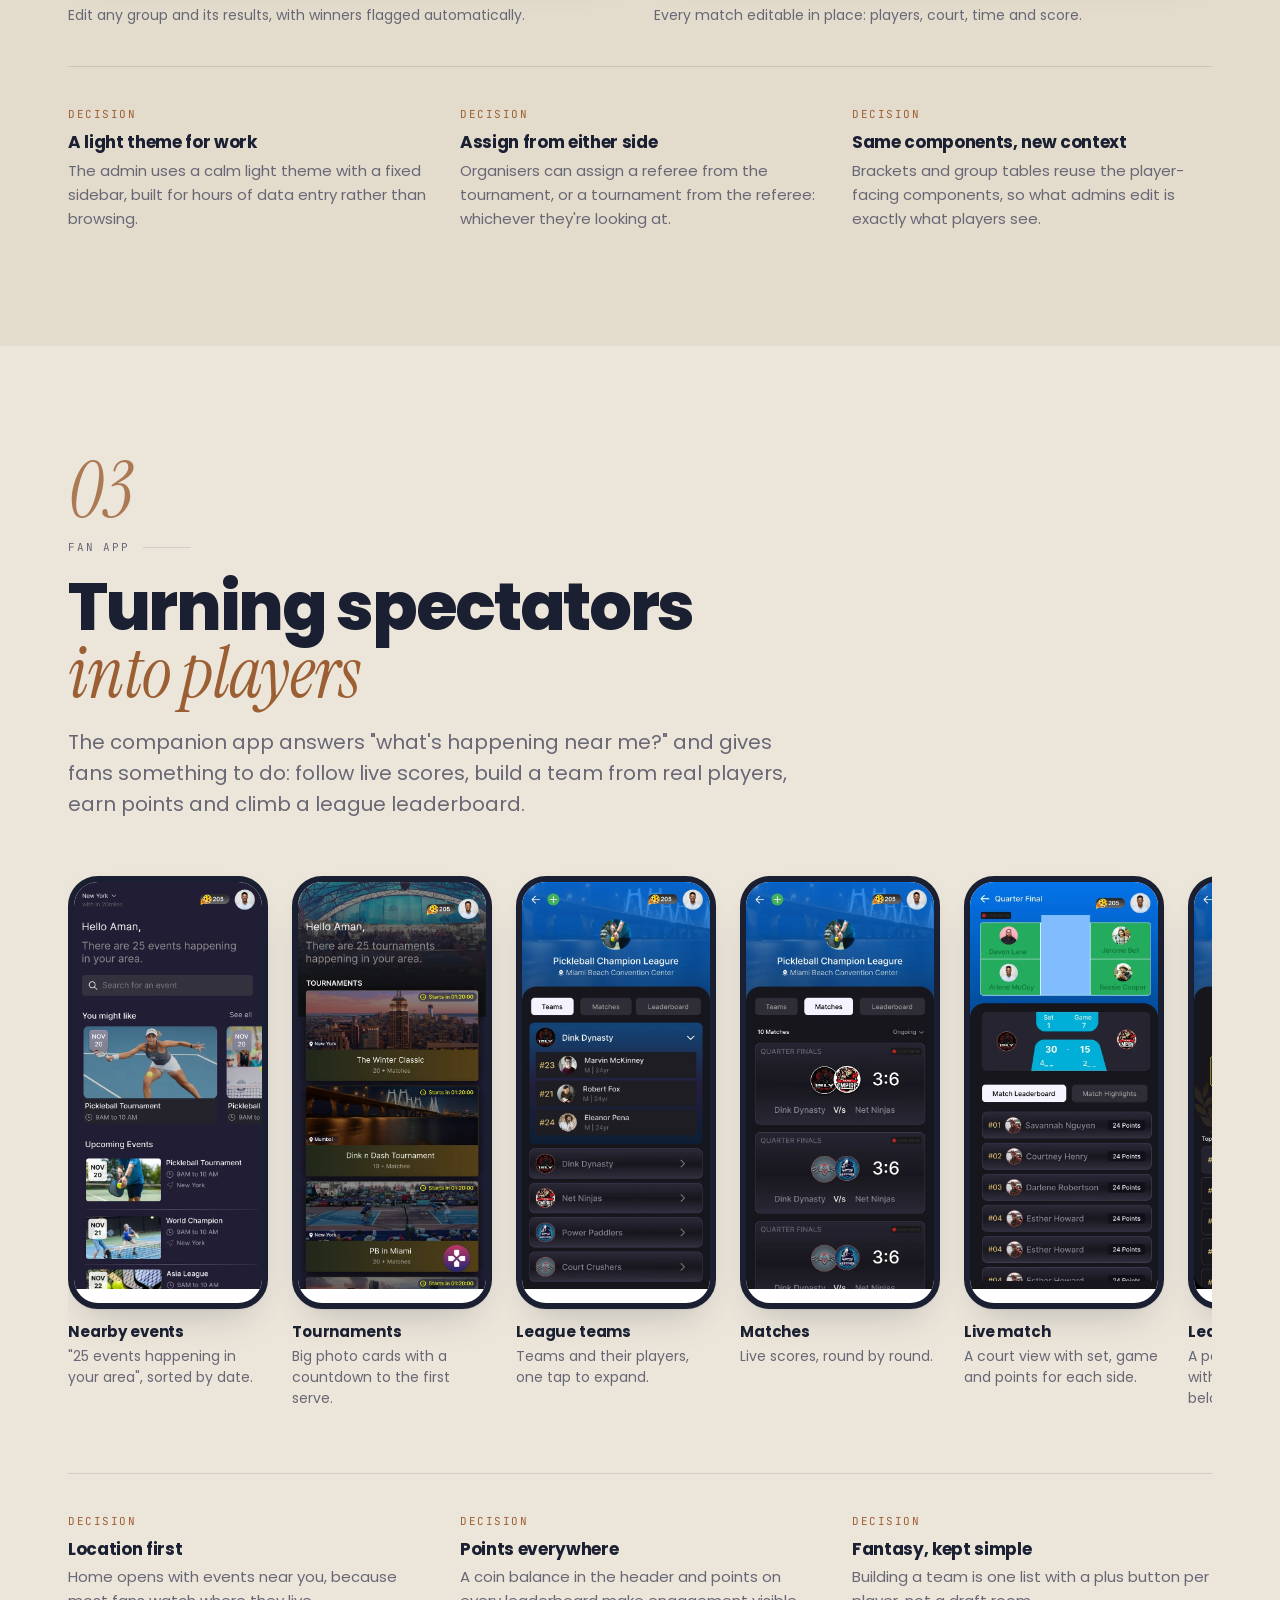
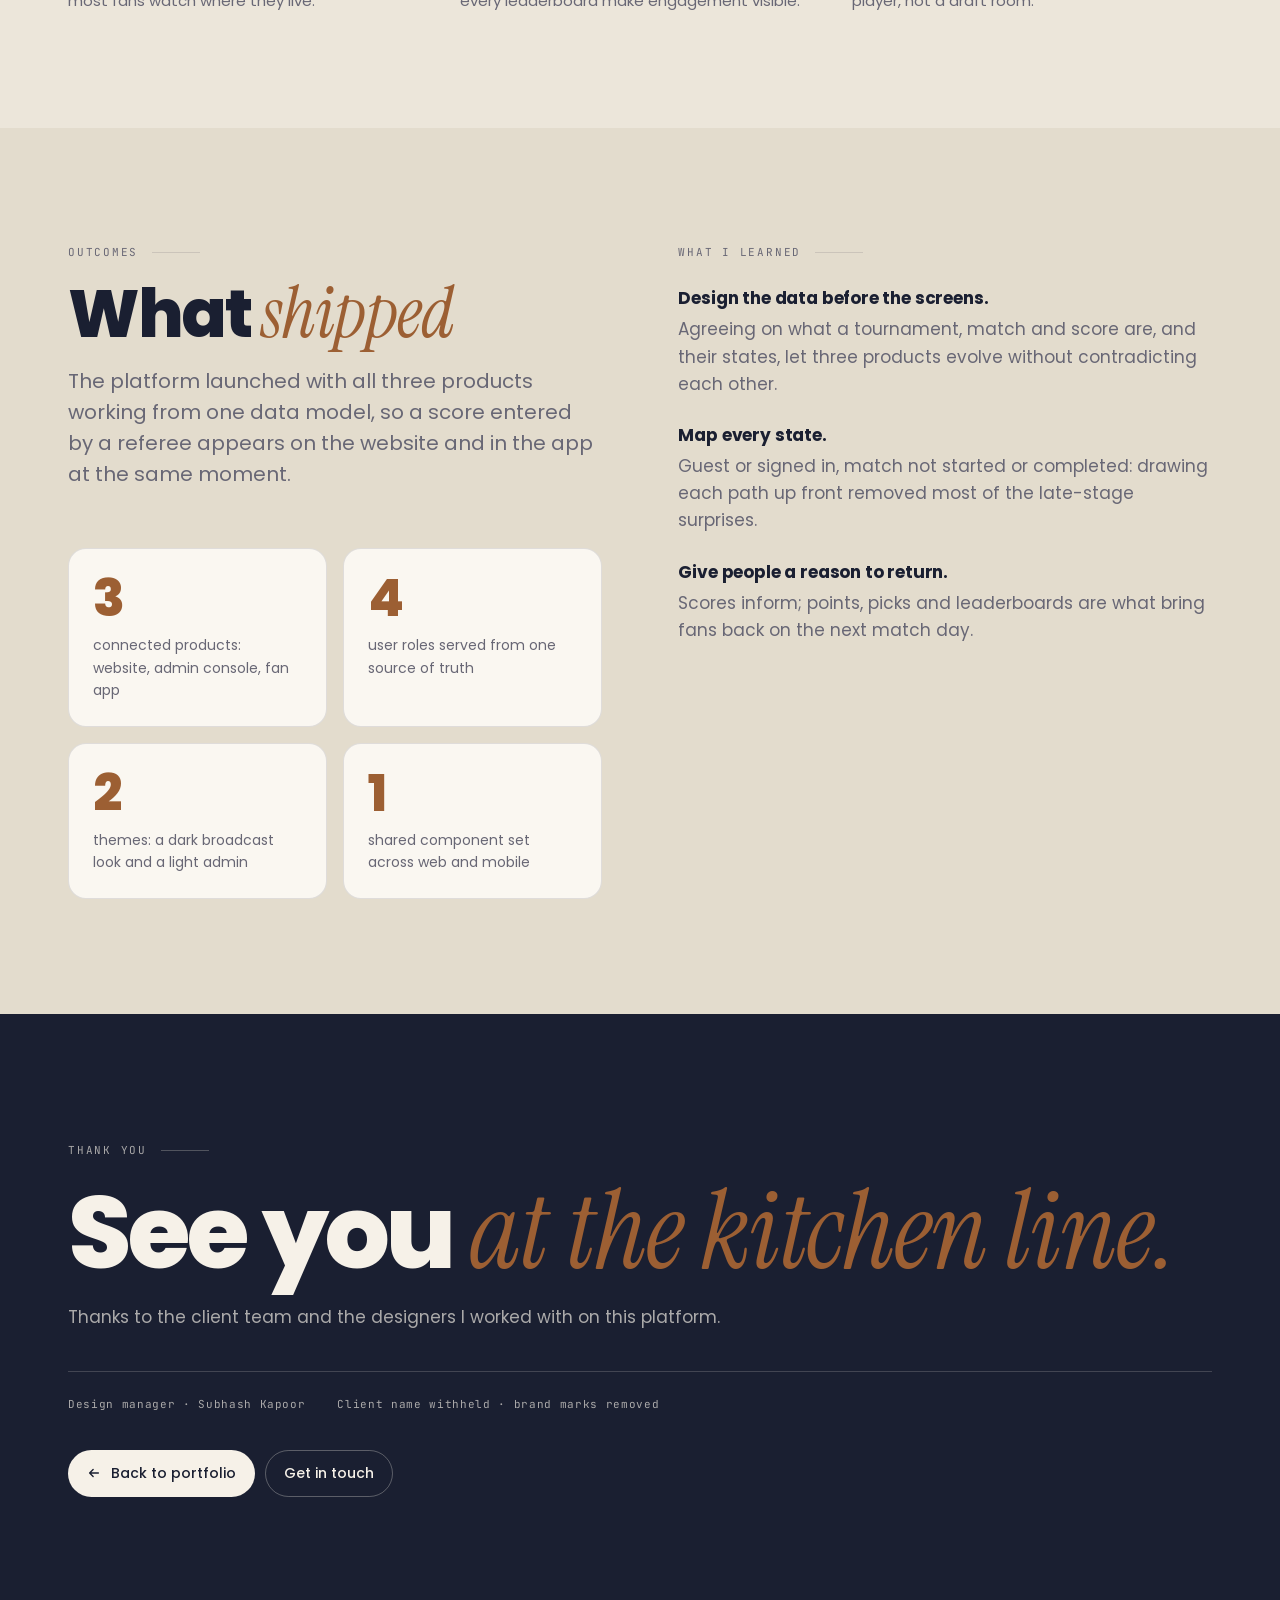
<file: pickleball.html>
<!doctype html>
<html lang="en">
<head>
  <meta charset="utf-8">
  <meta name="viewport" content="width=device-width,initial-scale=1,viewport-fit=cover">
  <meta name="description" content="Case study: a pickleball tournament platform, from a public website and admin console to a companion fan app. Discovery, live scores, brackets and fan engagement.">
  <style>html{color-scheme:light}body{margin:0}img{max-width:100%}</style>
  <title>Pickleball Platform Case Study · Subhash Kapoor</title>
  <link rel="preconnect" href="https://fonts.googleapis.com">
  <link rel="preconnect" href="https://fonts.gstatic.com" crossorigin>
  <link rel="stylesheet" href="https://fonts.googleapis.com/css2?family=Poppins:wght@400;500;600;700;800&family=Instrument+Serif:ital@0;1&family=JetBrains+Mono:wght@400;500&display=swap">
  <link rel="stylesheet" href="sukoon.css">
  <style>
    .fan::before{content:"PLAY"}
    /* Showcase intro (project-title style) */
    .showcase{position:relative;overflow:hidden;background:#F7F6F3;color:#1A1F31;padding-block:clamp(64px,8vw,104px) clamp(120px,12vw,170px)}
    .showcase .wrap{display:grid;grid-template-columns:minmax(0,.9fr) minmax(0,1.1fr);gap:40px;align-items:center;position:relative;z-index:1}
    .showcase .rings{position:absolute;left:38%;top:50%;width:900px;height:900px;transform:translate(-50%,-50%);border-radius:50%;
      background:repeating-radial-gradient(circle,transparent 0 70px,rgba(26,31,49,.045) 70px 118px);pointer-events:none}
    .showcase .arc{position:absolute;left:-110px;bottom:-150px;width:250px;height:250px;border-radius:50%;background:#1F6FE5;box-shadow:0 0 0 34px #2EB872;pointer-events:none}
    .showcase .num{position:absolute;left:22px;bottom:12px;font-size:48px;font-weight:300;color:rgba(255,255,255,.28);letter-spacing:-.02em;z-index:1}
    .showcase .kicker{font-family:var(--f-mono);font-size:11px;letter-spacing:.16em;text-transform:uppercase;color:#5B6A86}
    .showcase h2{font-size:clamp(34px,4.4vw,56px);font-weight:700;color:#1F6FE5;letter-spacing:-.03em;line-height:1.05;margin-top:14px}
    .showcase .sum{font-size:17px;line-height:1.6;color:#4A4A55;margin-top:20px;max-width:46ch}
    .showcase .meta{display:grid;gap:18px;margin-top:32px}
    .showcase .meta>div{display:flex;gap:16px;align-items:center}
    .showcase .meta .ic{width:48px;height:48px;flex:none;border-radius:50%;border:1.5px solid #1F6FE5;display:grid;place-items:center;color:#1F6FE5}
    .showcase .meta .ic svg{width:22px;height:22px;fill:none;stroke:currentColor;stroke-width:1.7;stroke-linecap:round;stroke-linejoin:round}
    .showcase .meta b{display:block;font-size:17px;color:#1F6FE5;font-weight:600}
    .showcase .meta span{font-size:15px;color:#4A4A55}
    .collage{display:grid;grid-template-columns:repeat(3,minmax(0,1fr));gap:22px;height:620px;margin-right:calc(-1 * var(--gutter) - 60px)}
    .collage .col{display:flex;flex-direction:column;gap:22px}
    .collage .col:nth-child(1){padding-top:110px}
    .collage .col:nth-child(2){margin-top:-150px}
    .collage .col:nth-child(3){padding-top:40px}
    .collage .pf{border:7px solid #111;border-radius:34px;overflow:hidden;background:#111;box-shadow:0 24px 50px -24px rgba(26,31,49,.55);aspect-ratio:393/820;flex:none}
    .collage .pf img{display:block;width:100%;height:100%;object-fit:cover;object-position:top}
    @media (max-width:860px){.showcase .wrap{grid-template-columns:1fr}.collage{height:460px;margin-right:calc(-1 * var(--gutter) - 40px)}}
    .webs{display:grid;grid-template-columns:repeat(2,minmax(0,1fr));gap:28px;margin-top:48px}
    .web{margin:0;display:flex;flex-direction:column;gap:12px;min-width:0}
    .web .win{border-radius:14px;overflow:hidden;border:1px solid var(--line);box-shadow:var(--shadow);background:#111}
    .web .win img{display:block;width:100%;height:auto}
    .web figcaption{font-size:14px;color:var(--muted)}
    .web figcaption b{display:block;color:var(--ink);font-weight:700;font-size:15px;margin-bottom:2px}
    .roles{display:grid;grid-template-columns:repeat(4,minmax(0,1fr));gap:16px;margin-top:48px}
    .roles>div{background:var(--surface);border:1px solid var(--line);border-radius:var(--r-md);padding:22px;min-width:0}
    .roles span{font-family:var(--f-mono);font-size:11px;letter-spacing:.14em;text-transform:uppercase;color:var(--accent)}
    .roles h3{margin-top:8px}.roles p{font-size:14px;color:var(--muted);margin-top:8px}
    @media (max-width:860px){.webs,.roles{grid-template-columns:1fr}}
  </style>
</head>
<body>
<a class="skip" href="#main">Skip to content</a>
<header class="top">
  <a class="mark" href="index.html" aria-label="Back to portfolio">SK</a>
  <nav class="pill" aria-label="Case study sections">
    <a href="index.html#work" class="back">&larr; Portfolio</a>
    <a href="#overview" data-s="overview">Overview</a>
    <a href="#challenge" data-s="challenge">Challenge</a>
    <a href="#web" data-s="web">Website</a>
    <a href="#admin" data-s="admin">Admin</a>
    <a href="#app" data-s="app">Fan app</a>
    <a href="#outcomes" data-s="outcomes">Outcomes</a>
  </nav>
</header>

<main id="main">
  <header class="sk-hero">
    <div class="wrap">
      <div>
        <div class="brandmark"><span>Sports tech · United States · Web, admin &amp; mobile</span></div>
        <h1>Every rally, <em>one platform.</em></h1>
        <p class="lede">Designing a pickleball tournament platform end to end: a public website where players find events and follow brackets, an admin console for organisers and referees, and a companion app that turns spectators into fans.</p>
        <div class="hero-meta">
          <span class="chip">3 connected products</span><span class="chip">4 user roles</span><span class="chip">Live scores &amp; brackets</span><span class="chip">Launched</span>
        </div>
      </div>
      <div class="fan" aria-label="Three key screens">
        <figure class="ph"><div class="scr"><img src="img/pickleball/m-home.webp" alt="App home with nearby events"></div></figure>
        <figure class="ph"><div class="scr"><img src="img/pickleball/m-live.webp" alt="Live match score"></div></figure>
        <figure class="ph"><div class="scr"><img src="img/pickleball/m-podium.webp" alt="League leaderboard and podium"></div></figure>
      </div>
    </div>
  </header>

  <!-- SHOWCASE -->
  <section class="showcase" aria-label="Project summary">
    <div class="rings" aria-hidden="true"></div><div class="arc" aria-hidden="true"></div><span class="num" aria-hidden="true">05</span>
    <div class="wrap">
      <div>
        <div class="kicker">Project 05 · Sports tech · USA</div>
        <h2>Pickleball tournament platform</h2>
        <p class="sum">One platform for the whole tournament: players register and follow their draw, organisers and referees run the day, and fans keep score, back their team and climb the leaderboard.</p>
        <div class="meta">
          <div><span class="ic"><svg viewBox="0 0 24 24"><circle cx="12" cy="8" r="4"/><path d="M4 21v-1a6 6 0 0 1 6-6h4a6 6 0 0 1 6 6v1"/></svg></span><div><b>My role</b><span>Design manager: direction, reviews and delivery</span></div></div>
          <div><span class="ic"><svg viewBox="0 0 24 24"><rect x="6" y="2" width="12" height="20" rx="2.5"/><path d="M11 18h2"/></svg></span><div><b>Platforms</b><span>Responsive web · admin console · iOS &amp; Android</span></div></div>
          <div><span class="ic"><svg viewBox="0 0 24 24"><rect x="3" y="3" width="7" height="7" rx="1"/><rect x="14" y="3" width="7" height="7" rx="1"/><rect x="3" y="14" width="7" height="7" rx="1"/><rect x="14" y="14" width="7" height="7" rx="1"/></svg></span><div><b>Scope</b><span>Players, organisers, referees and fans</span></div></div>
        </div>
      </div>
      <div class="collage" aria-hidden="true">
        <div class="col"><div class="pf"><img src="img/pickleball/m-tourn.webp" alt=""></div></div>
        <div class="col"><div class="pf"><img src="img/pickleball/m-league.webp" alt=""></div><div class="pf"><img src="img/pickleball/m-matches.webp" alt=""></div></div>
        <div class="col"><div class="pf"><img src="img/pickleball/m-live.webp" alt=""></div><div class="pf"><img src="img/pickleball/m-team.webp" alt=""></div></div>
      </div>
    </div>
  </section>

  <!-- OVERVIEW -->
  <section id="overview">
    <div class="wrap two">
      <div class="stack">
        <div class="eyebrow">Overview</div>
        <h2>The fastest-growing sport, <em>run on spreadsheets.</em></h2>
      </div>
      <div class="stack">
        <p class="lede">Pickleball tournaments were growing fast, but the experience around them hadn't kept up. Players hunted for events across sites, organisers juggled draws and scores by hand, and spectators had no reason to stay engaged between matches.</p>
        <p>I led the design team that built the platform as three connected products sharing one data model: tournaments, players, matches and scores. My job was setting the direction, running reviews and keeping web, admin and mobile consistent as each one shipped.</p>
      </div>
    </div>
    <div class="wrap">
      <div class="roles">
        <div><span>Players</span><h3>Find, enter, follow</h3><p>Discover events, register, and follow standings and brackets.</p></div>
        <div><span>Organisers</span><h3>Run the tournament</h3><p>Set up events, groups and knockouts, and manage entries.</p></div>
        <div><span>Referees</span><h3>Score the match</h3><p>Assigned matches and live score entry that updates everywhere.</p></div>
        <div><span>Fans</span><h3>Stay in the game</h3><p>Live scores, team picks, points and leaderboards in the app.</p></div>
      </div>
      <dl class="snap">
        <div><dt>My role</dt><dd>Design manager</dd></div>
        <div><dt>Client</dt><dd>Tournament platform, USA</dd></div>
        <div><dt>Products</dt><dd>Website, admin, fan app</dd></div>
        <div><dt>Themes</dt><dd>Dark &amp; light</dd></div>
        <div><dt>Status</dt><dd>Launched</dd></div>
      </dl>
    </div>
  </section>

  <!-- CHALLENGE -->
  <section id="challenge" class="alt">
    <div class="wrap two">
      <div class="stack">
        <div class="eyebrow">The challenge</div>
        <h2>One tournament, <em>four very different</em> users.</h2>
        <p class="lede">The same match means different things to each person: a result to a player, a task to a referee, a schedule to an organiser and a story to a fan. The platform had to serve all four from one source of truth.</p>
      </div>
      <div class="pains">
        <div class="pain"><span class="k">A</span><div><h3>Events were hard to find</h3><p>Upcoming, ongoing and completed tournaments were scattered, with no clear way to register or follow one.</p></div></div>
        <div class="pain"><span class="k">B</span><div><h3>Draws were opaque</h3><p>Players couldn't easily see their group, next match or where they stood in a knockout.</p></div></div>
        <div class="pain"><span class="k">C</span><div><h3>Running the day was manual</h3><p>Organisers built brackets by hand and chased referees for scores.</p></div></div>
        <div class="pain"><span class="k">D</span><div><h3>Fans had nothing to do</h3><p>Spectators watched one match, then left. There was no reason to come back.</p></div></div>
      </div>
    </div>
  </section>

  <!-- RESEARCH -->
  <section id="principles" class="band">
    <div class="wrap">
      <div class="eyebrow">Research &amp; principles</div>
      <h2 style="margin-top:16px;max-width:22ch">Borrowed from the best of <em>sports media</em></h2>
      <p class="lede" style="margin-top:16px;color:color-mix(in srgb,var(--on-ink) 70%,transparent)">The team studied football, rugby and basketball apps and player-stat sites, then mapped every user flow for guests and signed-in users, before and after a match.</p>
      <div class="principles">
        <div><h3>The match is the hero</h3><p>Big scores, clear opponents and one obvious next action on every match card.</p></div>
        <div><h3>One state, every screen</h3><p>Not started, live or completed: the same match shows the same state on web, admin and app.</p></div>
        <div><h3>Dark by default</h3><p>A broadcast-style dark theme that makes photos and scores pop, with a light admin for long working sessions.</p></div>
        <div><h3>Give fans a role</h3><p>Picks, points and leaderboards turn watching into playing along.</p></div>
      </div>
    </div>
  </section>

  <!-- WEB -->
  <section id="web">
    <div class="wrap">
      <div class="chapter-head"><span class="chapter-num" aria-hidden="true">01</span>
        <div class="stack"><div class="eyebrow">Player website</div><h2>From finding an event to <em>following the final</em></h2>
        <p class="lede">The website lets anyone browse ongoing and upcoming tournaments. Each tournament page grows with the event: overview and registration first, then participants, group standings, a live knockout bracket and the order of play.</p></div></div>
      <div class="webs">
        <figure class="web"><div class="win"><img src="img/pickleball/web-detail.webp" alt="Tournament overview with details, contact, venue and sponsors" loading="lazy"></div><figcaption><b>Tournament overview</b>Dates, venue, fee, format and rules, with one orange Register button.</figcaption></figure>
        <figure class="web"><div class="win"><img src="img/pickleball/web-bracket.webp" alt="Knockout bracket from quarter final to final" loading="lazy"></div><figcaption><b>Knockout bracket</b>Quarter final to final, winners highlighted, courts and times on every match.</figcaption></figure>
        <figure class="web"><div class="win"><img src="img/pickleball/web-groups.webp" alt="Group stage results with sets and points" loading="lazy"></div><figcaption><b>Group stage</b>Every group, every set, with the winner of each tie marked.</figcaption></figure>
        <figure class="web"><div class="win"><img src="img/pickleball/web-players.webp" alt="Participants list with rankings and categories" loading="lazy"></div><figcaption><b>Participants</b>Seeded players with ranking, country and category.</figcaption></figure>
      </div>
      <div class="decisions">
        <div><span class="tag">Decision</span><h3>Tabs that follow the event</h3><p>Overview, participants, standings, fixtures and order of play: the same tabs before, during and after, so people always know where to look.</p></div>
        <div><span class="tag">Decision</span><h3>Guest and signed-in paths</h3><p>Guests can browse everything; signing in adds registration and highlights your own matches in every table.</p></div>
        <div><span class="tag">Decision</span><h3>Designed for match states</h3><p>Flows were mapped for matches not started and completed, so empty brackets and final results both look intentional.</p></div>
      </div>
    </div>
  </section>

  <!-- ADMIN -->
  <section id="admin" class="alt">
    <div class="wrap">
      <div class="chapter-head"><span class="chapter-num" aria-hidden="true">02</span>
        <div class="stack"><div class="eyebrow">Admin &amp; referee console</div><h2>Run the whole day <em>from one screen</em></h2>
        <p class="lede">Organisers create tournaments, generate groups and knockouts, assign referees and publish the schedule. Referees see only their matches and enter scores that update the website and app instantly.</p></div></div>
      <div class="webs">
        <figure class="web"><div class="win"><img src="img/pickleball/admin-groups.webp" alt="Admin view of groups with match results" loading="lazy"></div><figcaption><b>Groups</b>Edit any group and its results, with winners flagged automatically.</figcaption></figure>
        <figure class="web"><div class="win"><img src="img/pickleball/admin-bracket.webp" alt="Admin knockout bracket with editable matches" loading="lazy"></div><figcaption><b>Knockout</b>Every match editable in place: players, court, time and score.</figcaption></figure>
      </div>
      <div class="decisions">
        <div><span class="tag">Decision</span><h3>A light theme for work</h3><p>The admin uses a calm light theme with a fixed sidebar, built for hours of data entry rather than browsing.</p></div>
        <div><span class="tag">Decision</span><h3>Assign from either side</h3><p>Organisers can assign a referee from the tournament, or a tournament from the referee: whichever they're looking at.</p></div>
        <div><span class="tag">Decision</span><h3>Same components, new context</h3><p>Brackets and group tables reuse the player-facing components, so what admins edit is exactly what players see.</p></div>
      </div>
    </div>
  </section>

  <!-- APP -->
  <section id="app">
    <div class="wrap">
      <div class="chapter-head"><span class="chapter-num" aria-hidden="true">03</span>
        <div class="stack"><div class="eyebrow">Fan app</div><h2>Turning spectators <em>into players</em></h2>
        <p class="lede">The companion app answers "what's happening near me?" and gives fans something to do: follow live scores, build a team from real players, earn points and climb a league leaderboard.</p></div></div>
      <div class="rail-wrap rail" tabindex="0" aria-label="Fan app screens">
        <figure class="ph"><div class="scr"><img src="img/pickleball/m-home.webp" alt="Home with nearby events" loading="lazy"></div><figcaption><b>Nearby events</b>"25 events happening in your area", sorted by date.</figcaption></figure>
        <figure class="ph"><div class="scr"><img src="img/pickleball/m-tourn.webp" alt="Tournament list" loading="lazy"></div><figcaption><b>Tournaments</b>Big photo cards with a countdown to the first serve.</figcaption></figure>
        <figure class="ph"><div class="scr"><img src="img/pickleball/m-league.webp" alt="League teams" loading="lazy"></div><figcaption><b>League teams</b>Teams and their players, one tap to expand.</figcaption></figure>
        <figure class="ph"><div class="scr"><img src="img/pickleball/m-matches.webp" alt="Live matches with scores" loading="lazy"></div><figcaption><b>Matches</b>Live scores, round by round.</figcaption></figure>
        <figure class="ph"><div class="scr"><img src="img/pickleball/m-live.webp" alt="Live match court view" loading="lazy"></div><figcaption><b>Live match</b>A court view with set, game and points for each side.</figcaption></figure>
        <figure class="ph"><div class="scr"><img src="img/pickleball/m-podium.webp" alt="Leaderboard podium" loading="lazy"></div><figcaption><b>Leaderboard</b>A podium for the top three, with movement arrows below.</figcaption></figure>
        <figure class="ph"><div class="scr"><img src="img/pickleball/m-team.webp" alt="Choose players to create your team" loading="lazy"></div><figcaption><b>Build your team</b>Pick real players by playing ability, then publish your team.</figcaption></figure>
      </div>
      <div class="decisions">
        <div><span class="tag">Decision</span><h3>Location first</h3><p>Home opens with events near you, because most fans watch where they live.</p></div>
        <div><span class="tag">Decision</span><h3>Points everywhere</h3><p>A coin balance in the header and points on every leaderboard make engagement visible.</p></div>
        <div><span class="tag">Decision</span><h3>Fantasy, kept simple</h3><p>Building a team is one list with a plus button per player, not a draft room.</p></div>
      </div>
    </div>
  </section>

  <!-- OUTCOMES -->
  <section id="outcomes" class="alt">
    <div class="wrap two">
      <div class="stack">
        <div class="eyebrow">Outcomes</div>
        <h2>What <em>shipped</em></h2>
        <p class="lede">The platform launched with all three products working from one data model, so a score entered by a referee appears on the website and in the app at the same moment.</p>
        <div class="outcomes" style="grid-template-columns:1fr 1fr">
          <div><div class="n">3</div><p>connected products: website, admin console, fan app</p></div>
          <div><div class="n">4</div><p>user roles served from one source of truth</p></div>
          <div><div class="n">2</div><p>themes: a dark broadcast look and a light admin</p></div>
          <div><div class="n">1</div><p>shared component set across web and mobile</p></div>
        </div>
      </div>
      <div class="stack">
        <div class="eyebrow">What I learned</div>
        <div class="learn">
          <p><b>Design the data before the screens.</b> Agreeing on what a tournament, match and score are, and their states, let three products evolve without contradicting each other.</p>
          <p><b>Map every state.</b> Guest or signed in, match not started or completed: drawing each path up front removed most of the late-stage surprises.</p>
          <p><b>Give people a reason to return.</b> Scores inform; points, picks and leaderboards are what bring fans back on the next match day.</p>
        </div>
      </div>
    </div>
  </section>
</main>

<footer class="end">
  <div class="wrap">
    <div class="eyebrow">Thank you</div>
    <h2 style="margin-top:20px">See you <em>at the kitchen line.</em></h2>
    <p>Thanks to the client team and the designers I worked with on this platform.</p>
    <div class="credits"><span>Design manager · Subhash Kapoor</span><span>Client name withheld · brand marks removed</span></div>
    <div class="back-row"><a class="btn dark" href="index.html#work"><svg viewBox="0 0 16 16" fill="none" stroke="currentColor" stroke-width="1.6" stroke-linecap="round" stroke-linejoin="round"><path d="M13 8H3M7 4L3 8l4 4"/></svg>Back to portfolio</a><a class="btn" href="index.html#contact">Get in touch</a></div>
  </div>
</footer>

<script>
(function(){
  var links=[].slice.call(document.querySelectorAll('.pill a[data-s]'));
  var map={};links.forEach(function(a){map[a.dataset.s]=a});
  var ids=['overview','challenge','principles','web','admin','app','outcomes'];
  var group={principles:'challenge'};
  if(!('IntersectionObserver' in window))return;
  var io=new IntersectionObserver(function(es){es.forEach(function(e){if(!e.isIntersecting)return;
    var k=group[e.target.id]||e.target.id;links.forEach(function(a){a.classList.toggle('on',a===map[k])});
    var on=map[k];if(on&&matchMedia('(max-width:720px)').matches){var p=on.parentNode;p.scrollLeft=on.offsetLeft-16}
  })},{rootMargin:'-45% 0px -50% 0px'});
  ids.forEach(function(id){var el=document.getElementById(id);if(el)io.observe(el)});
})();
</script>
</body>
</html>
</file>
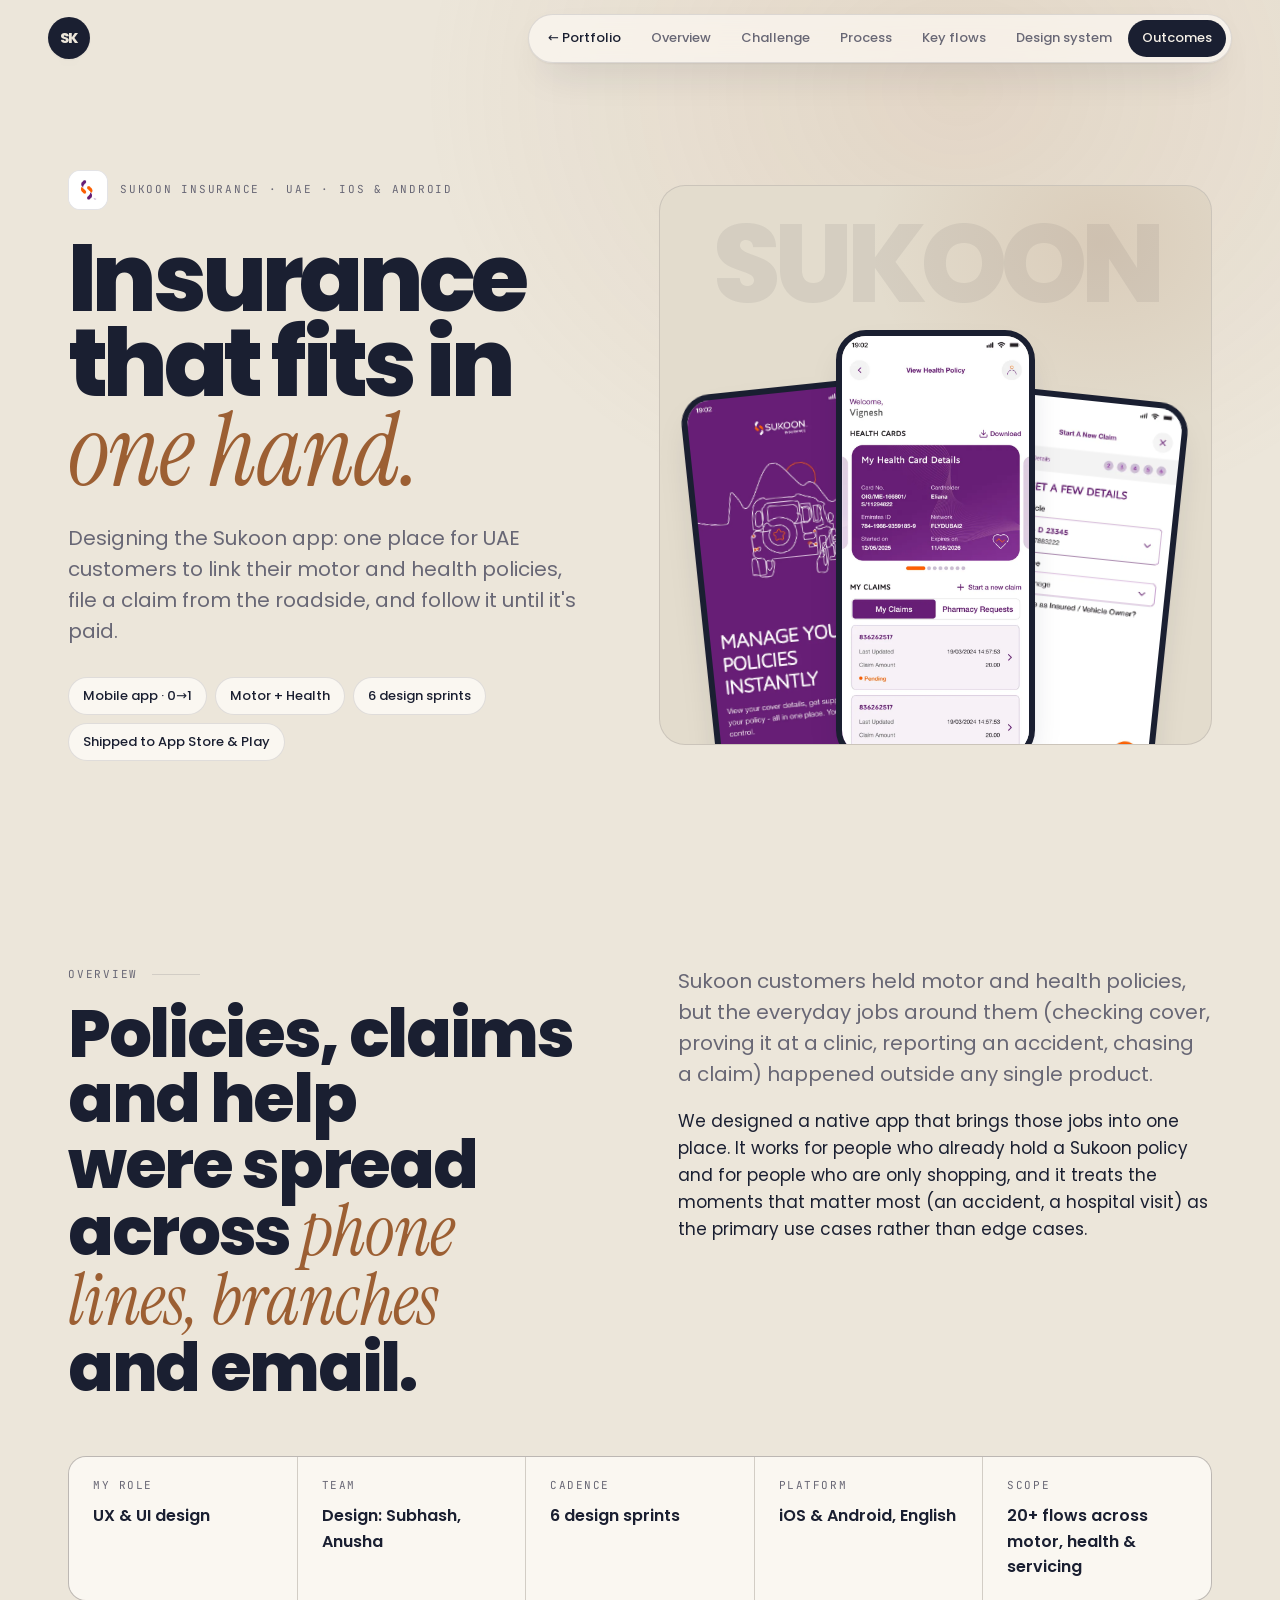
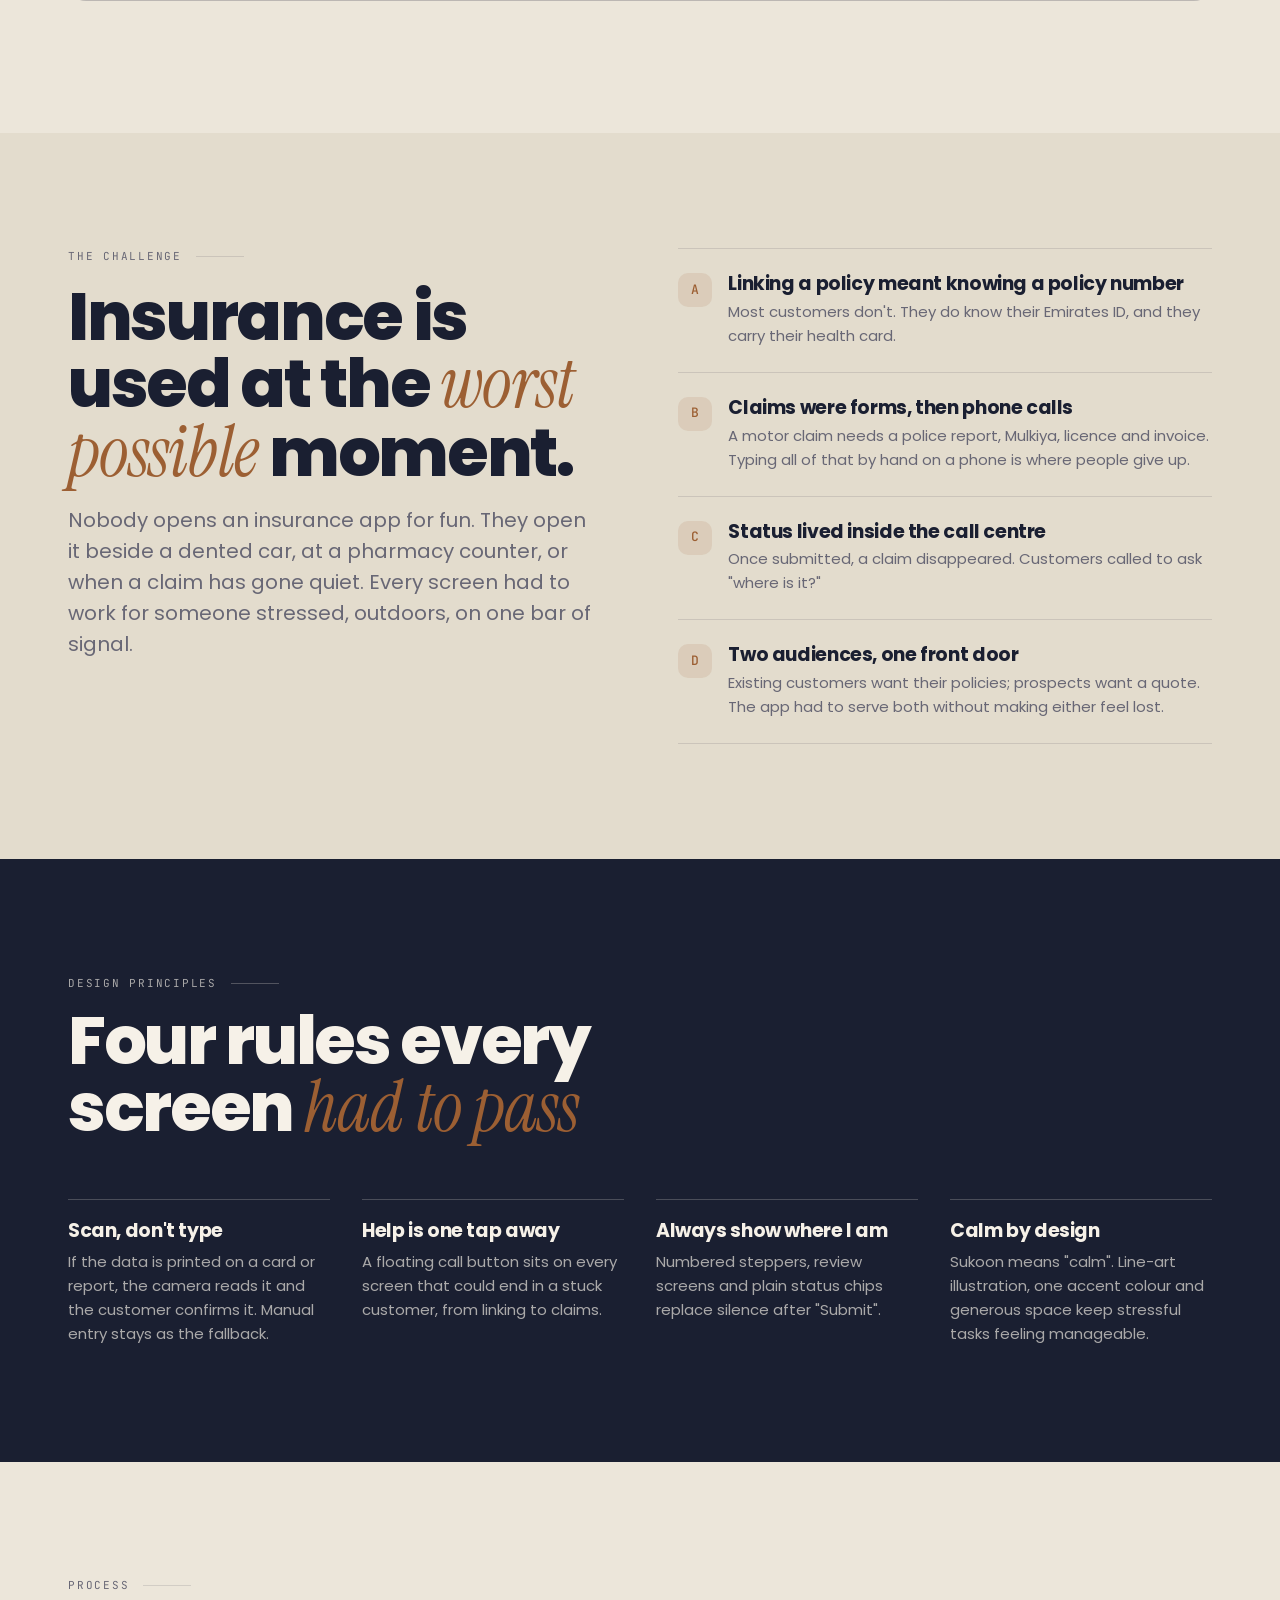
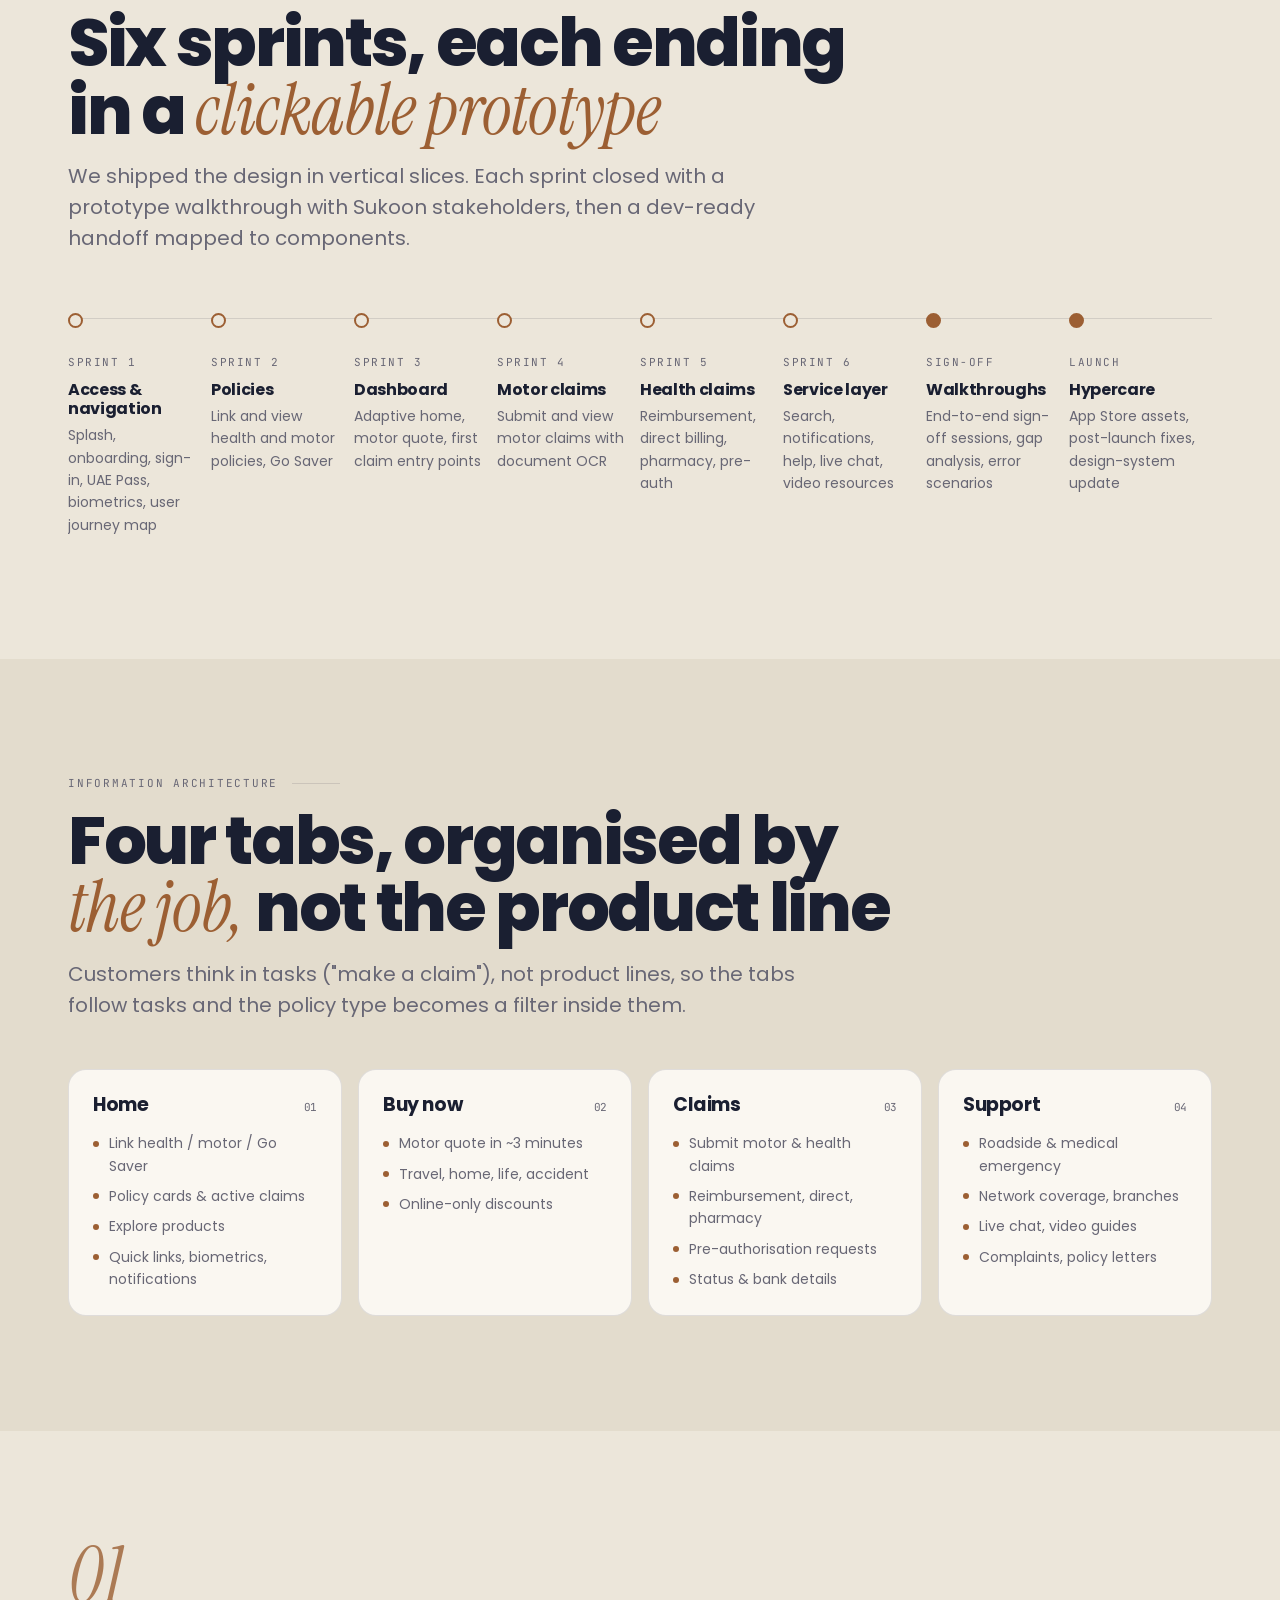
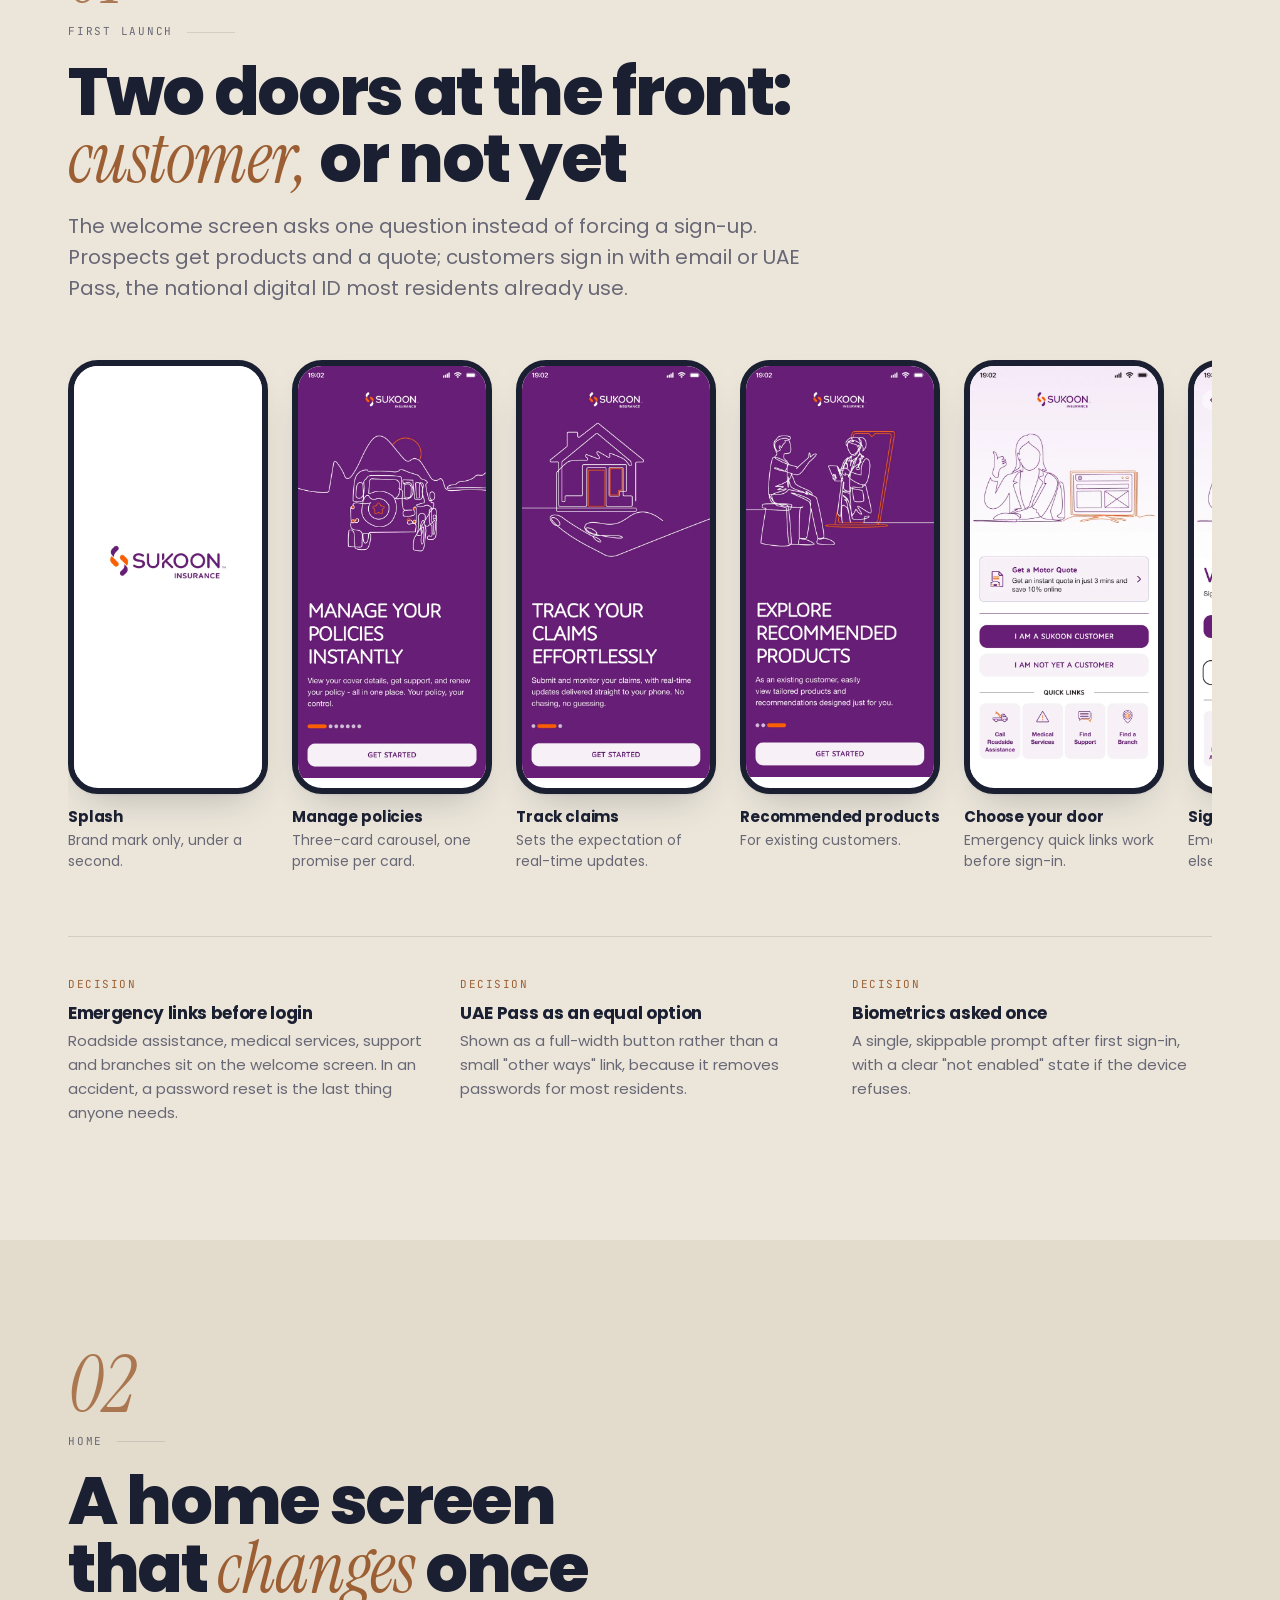
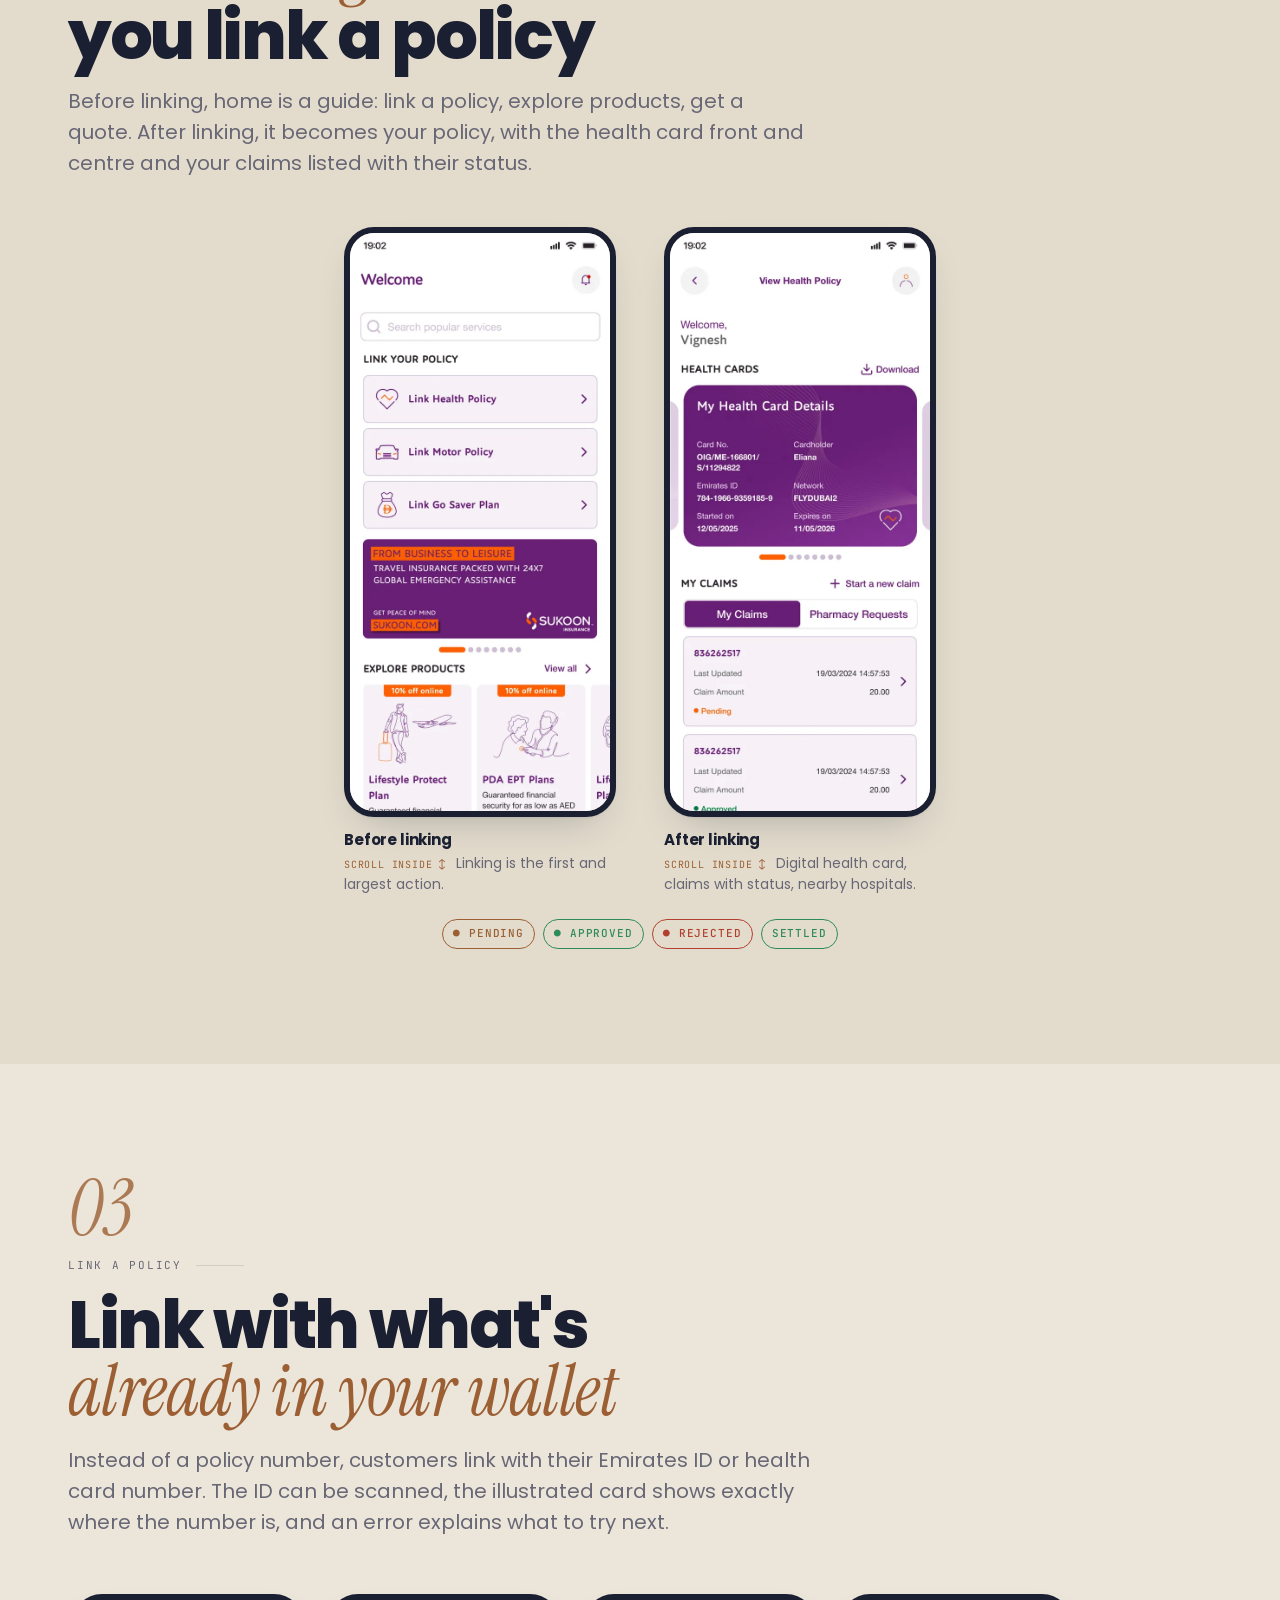
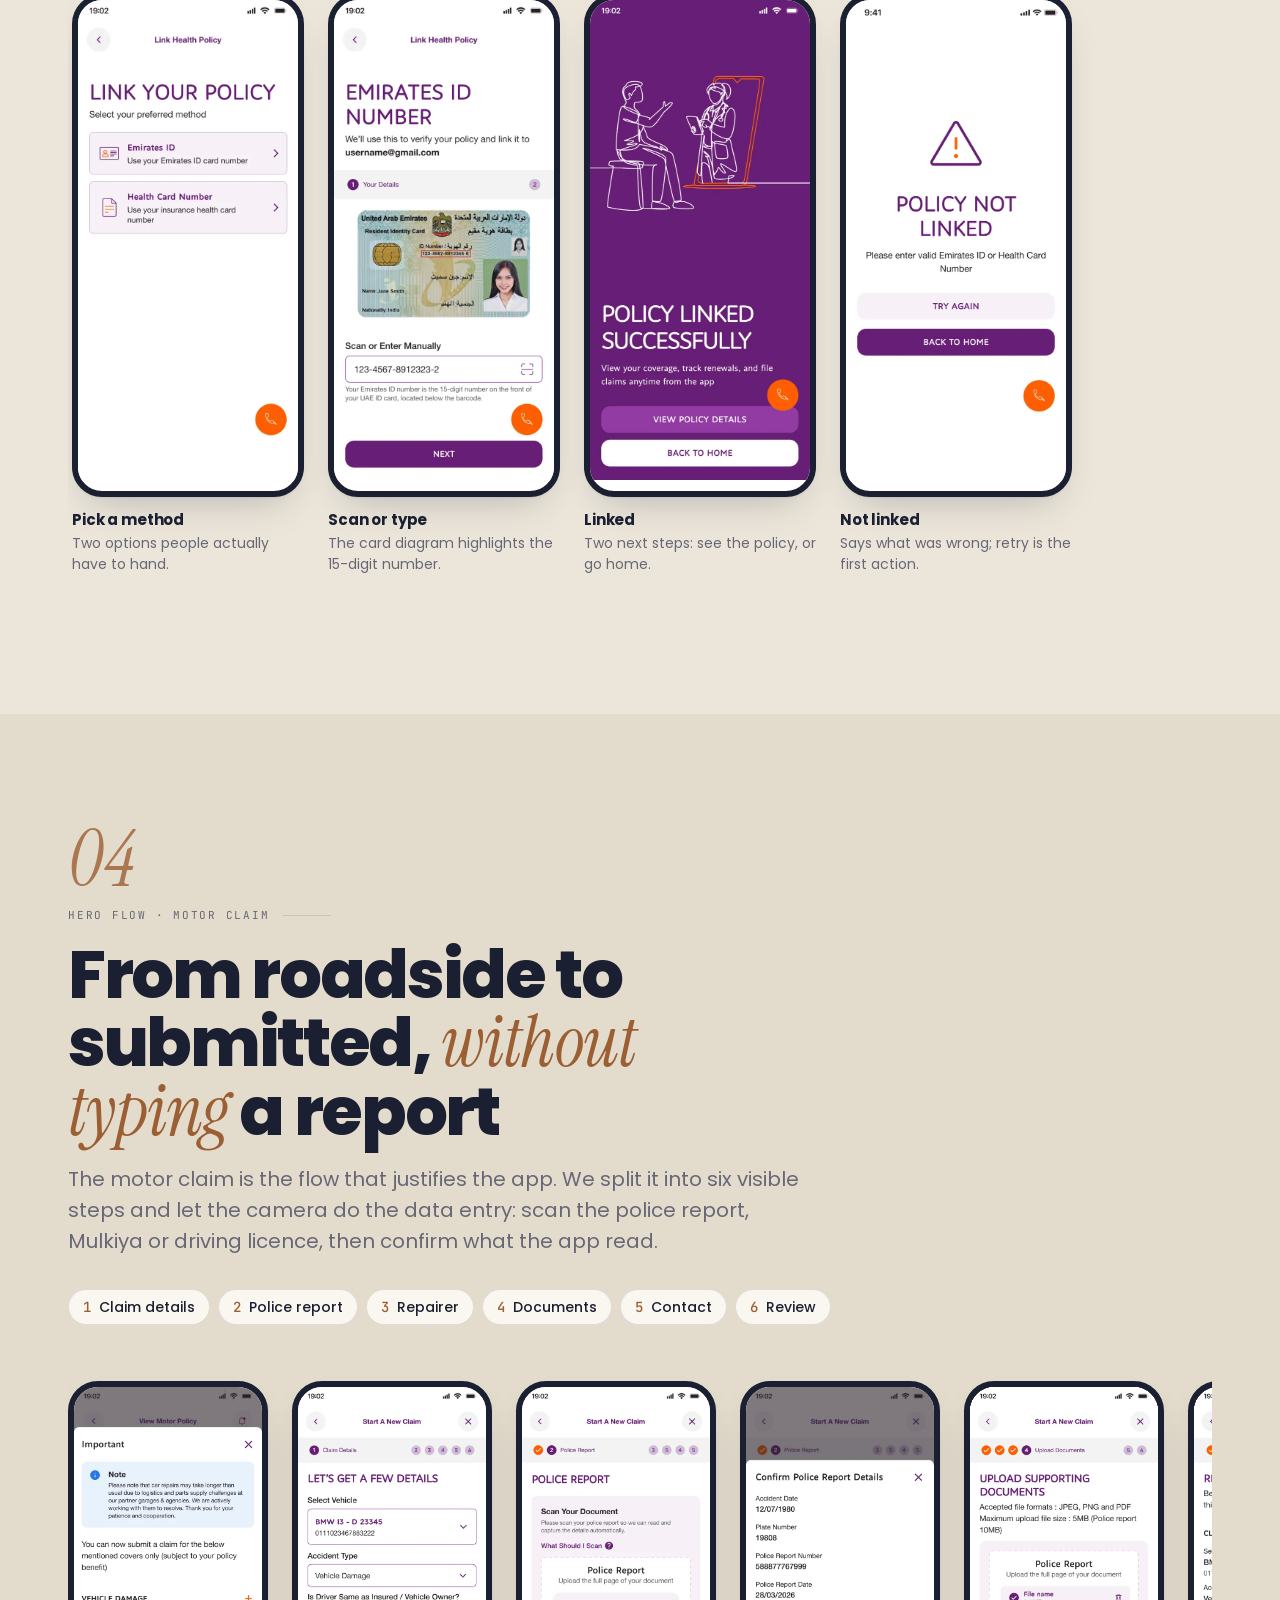
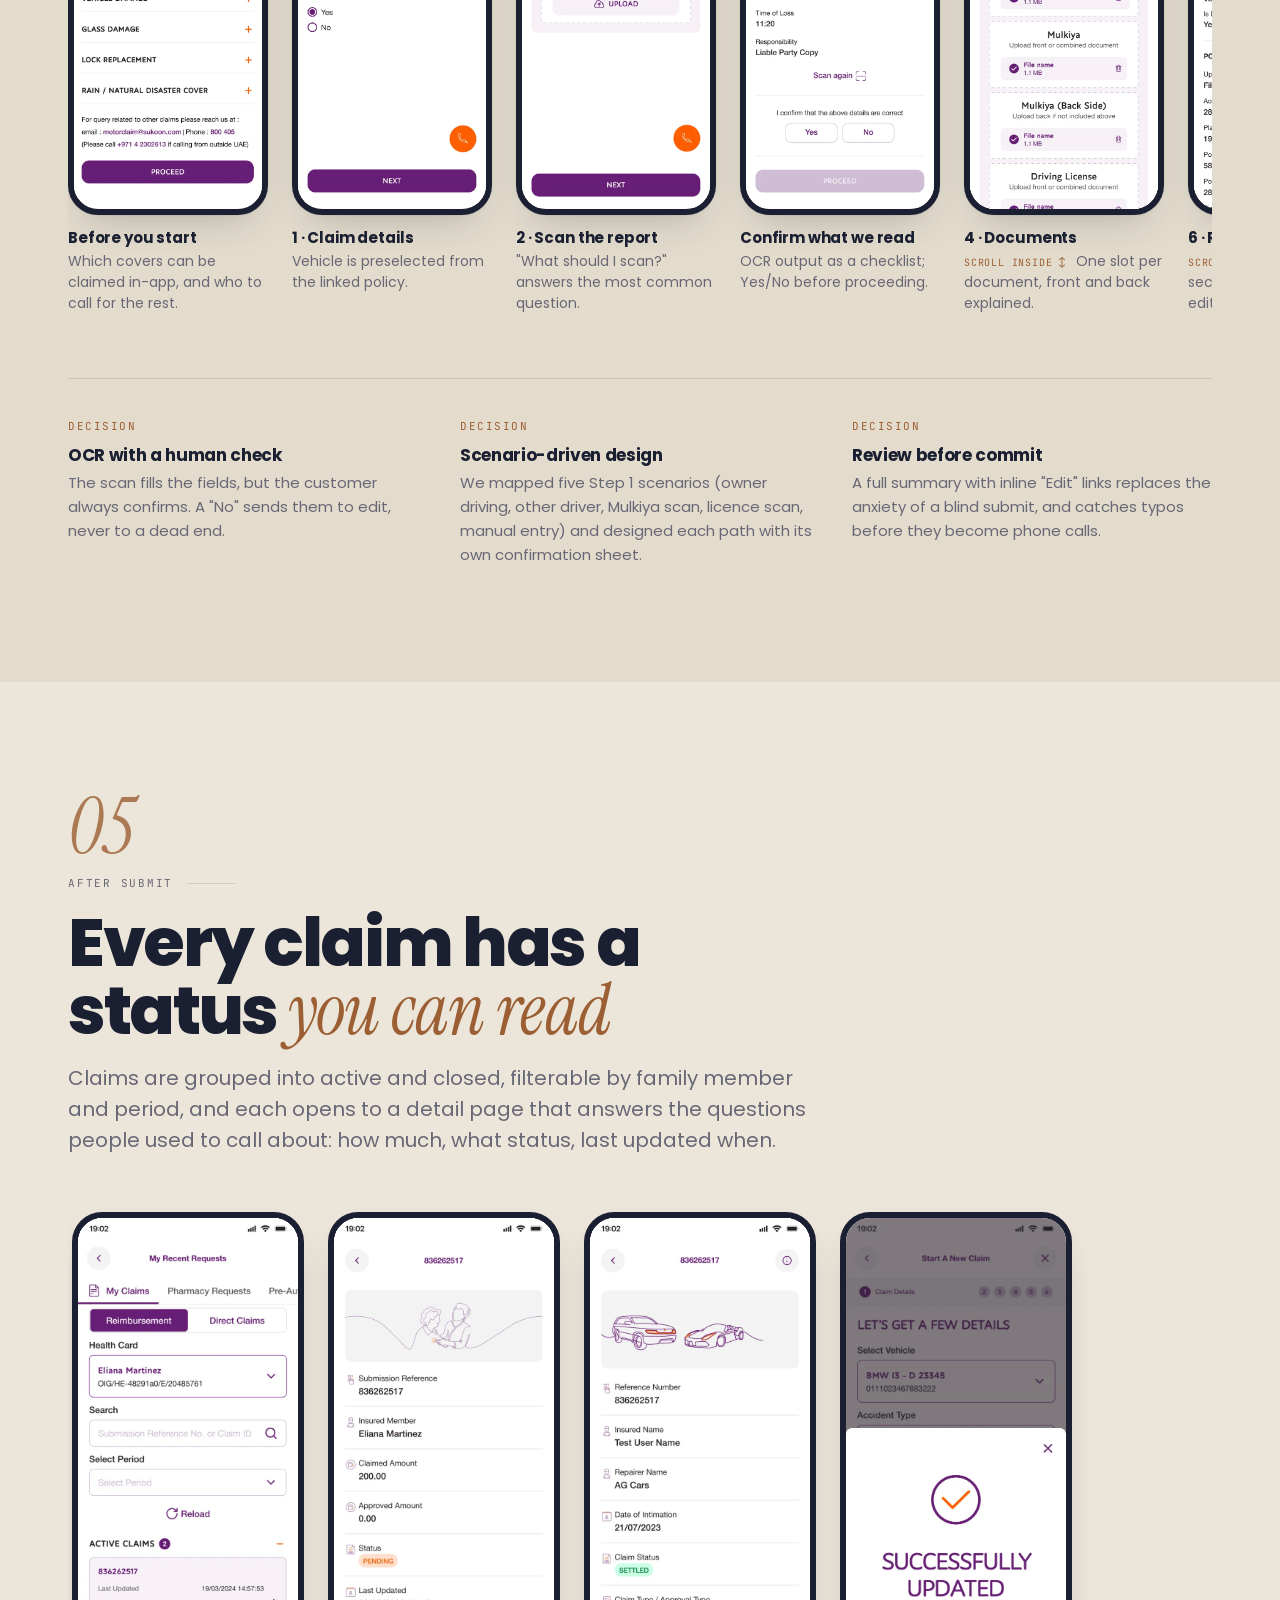
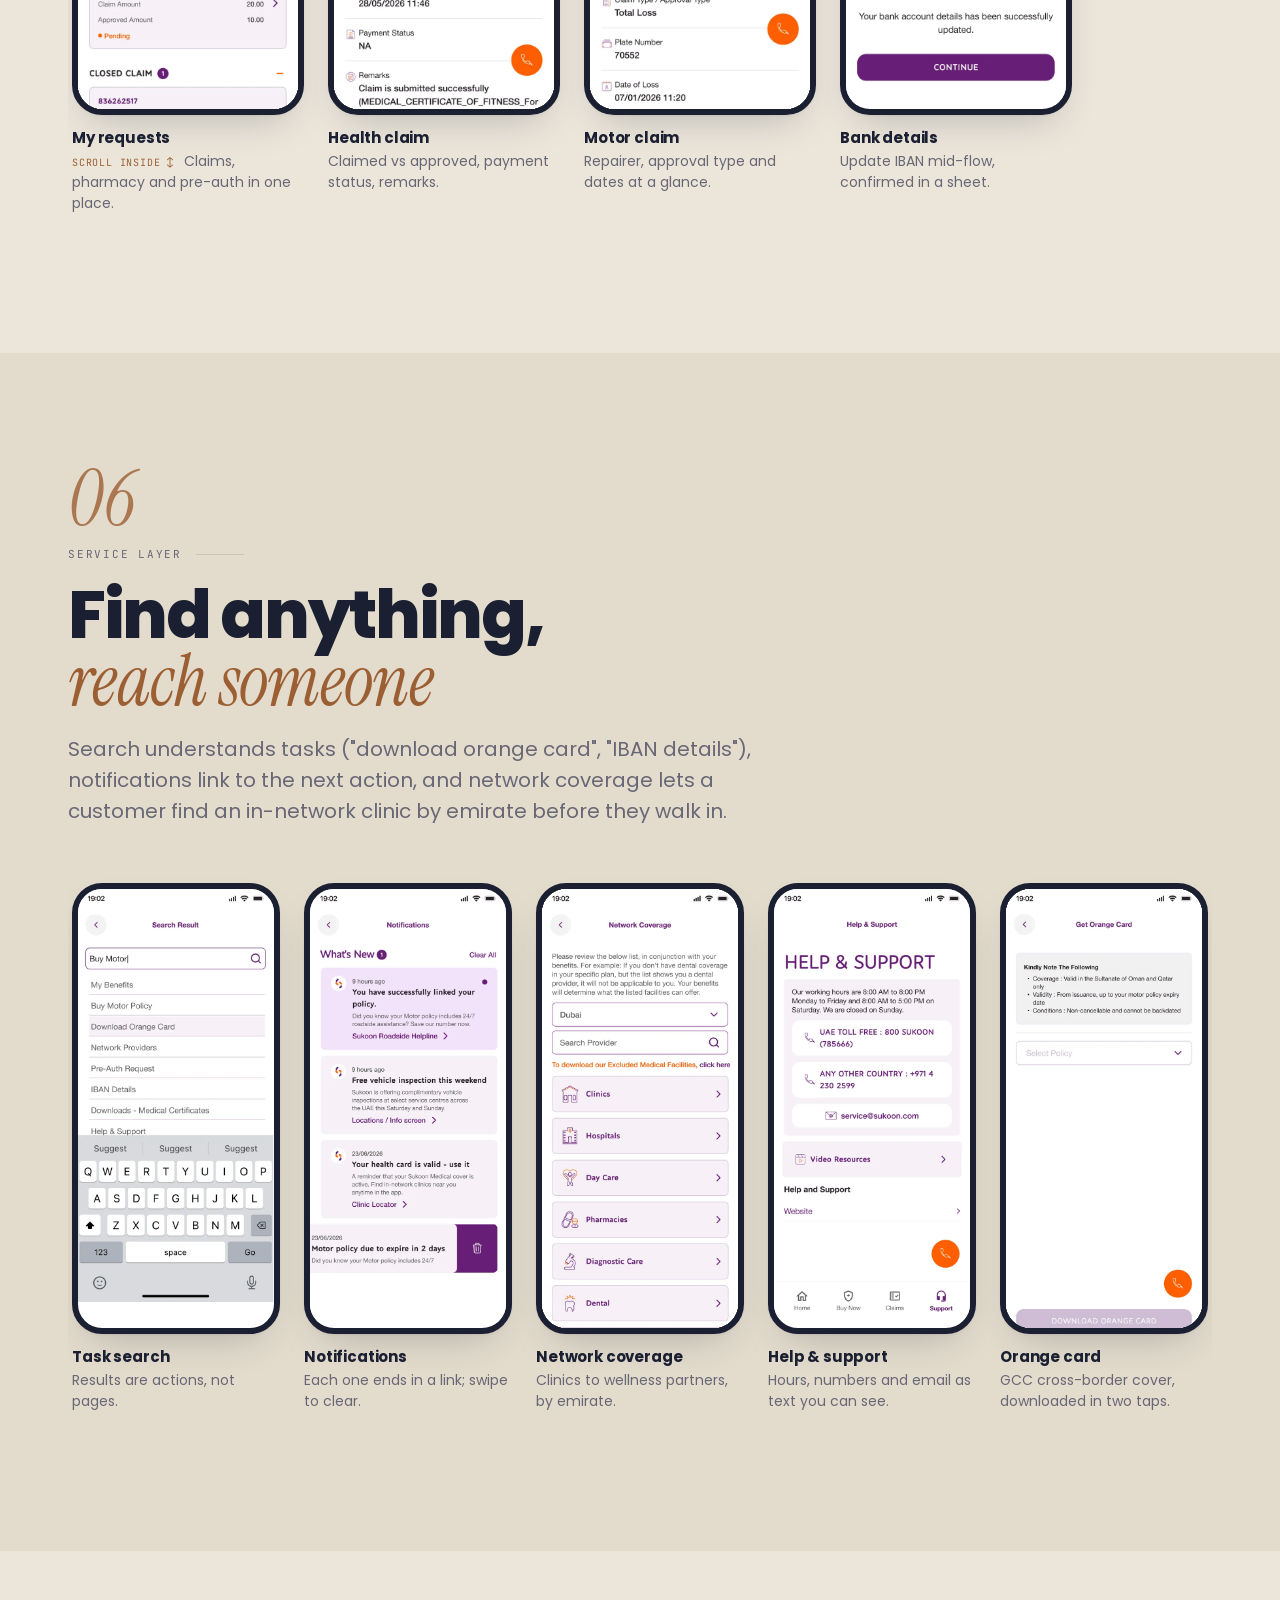
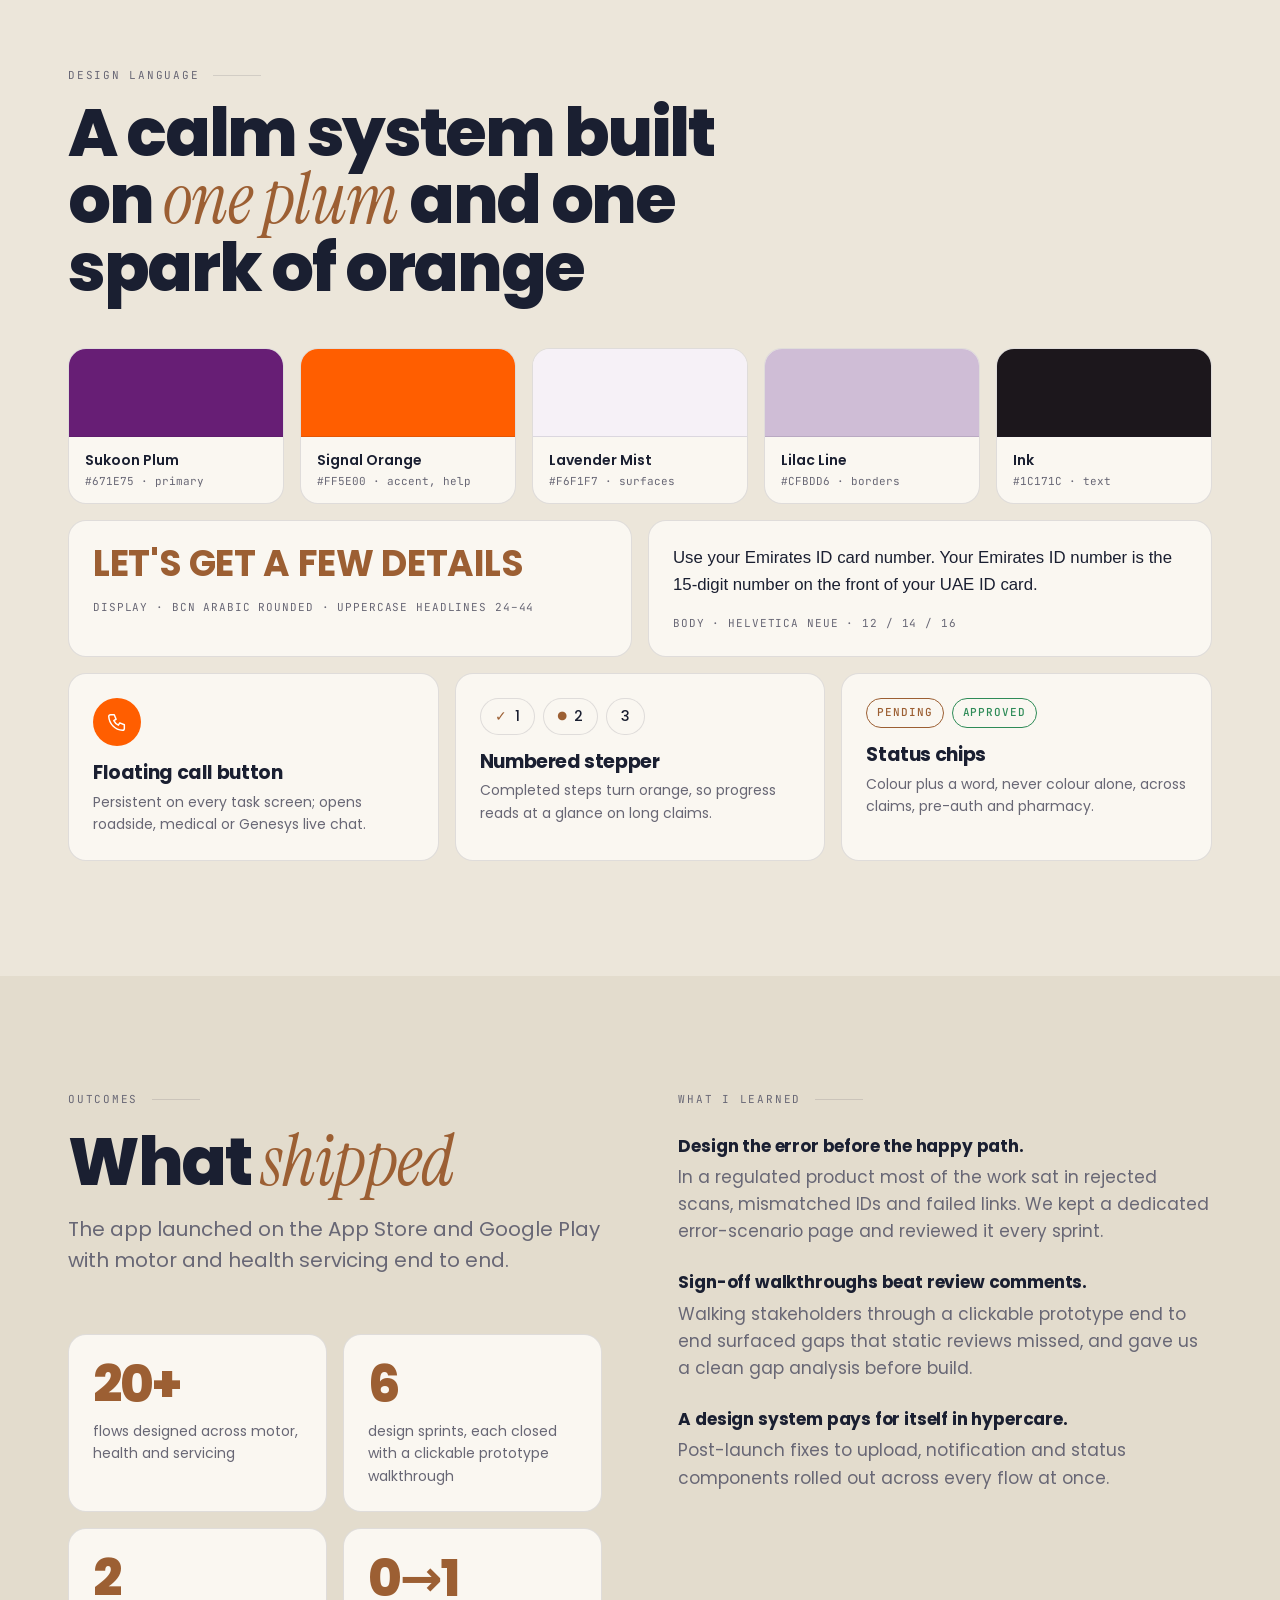
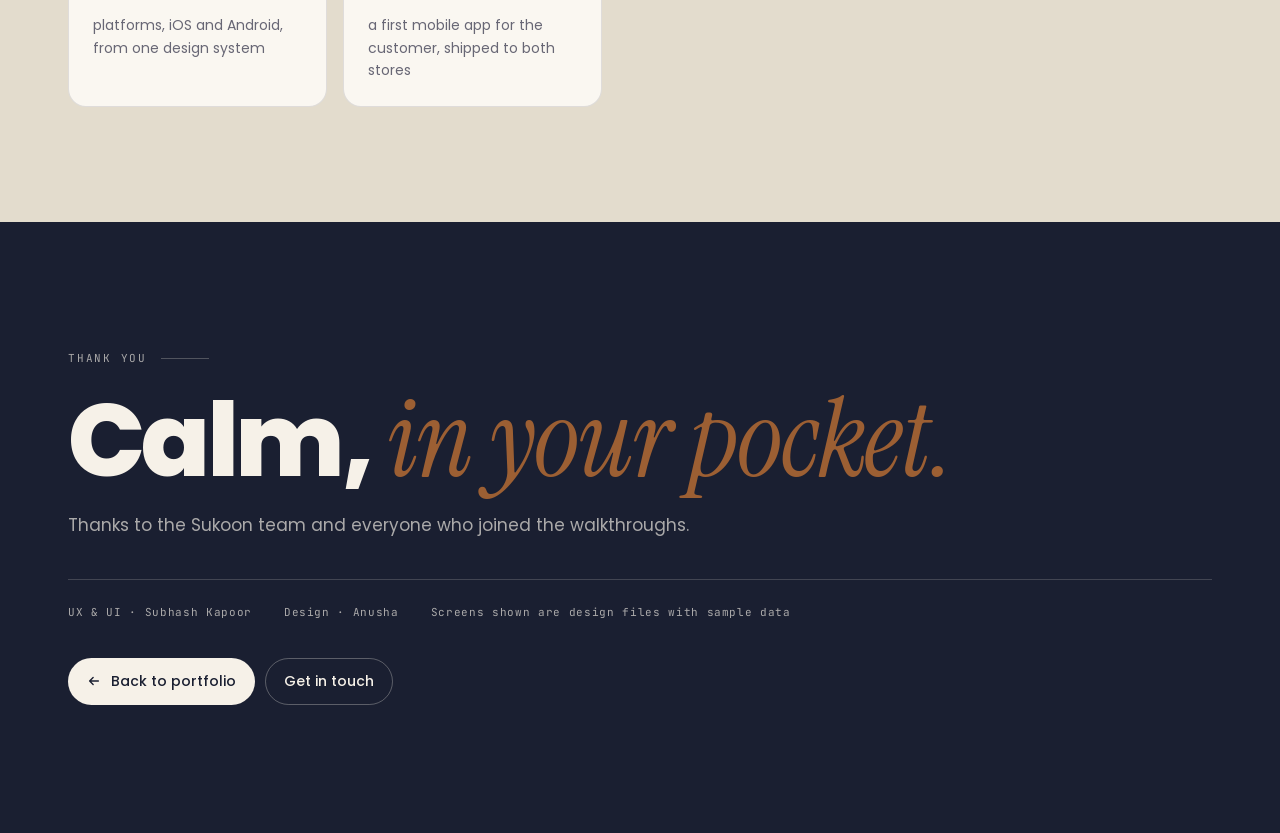
<file: sukoon.html>
<!doctype html>
<html lang="en">
<head>
<meta charset="utf-8">
<meta name="viewport" content="width=device-width,initial-scale=1,viewport-fit=cover">
<meta name="description" content="Case study: designing the Sukoon insurance app for UAE customers. Motor and health policies, scan-first claims and clear claim status.">
<style>html{color-scheme:light}body{margin:0}img{max-width:100%}</style>
<title>Sukoon App Case Study · Subhash Kapoor</title>
<link rel="preconnect" href="https://fonts.googleapis.com">
<link rel="preconnect" href="https://fonts.gstatic.com" crossorigin>
<link rel="stylesheet" href="https://fonts.googleapis.com/css2?family=Poppins:wght@400;500;600;700;800&family=Instrument+Serif:ital@0;1&family=JetBrains+Mono:wght@400;500&display=swap">
<link rel="stylesheet" href="sukoon.css">
</head>
<body>
<a class="skip" href="#main">Skip to content</a>
<header class="top">
  <a class="mark" href="index.html" aria-label="Back to portfolio">SK</a>
  <nav class="pill" aria-label="Case study sections">
    <a href="index.html#work" class="back">&larr; Portfolio</a>
    <a href="#overview" data-s="overview">Overview</a>
    <a href="#challenge" data-s="challenge">Challenge</a>
    <a href="#process" data-s="process">Process</a>
    <a href="#flows" data-s="flows">Key flows</a>
    <a href="#system" data-s="system">Design system</a>
    <a href="#outcomes" data-s="outcomes">Outcomes</a>
  </nav>
</header>
<main id="main">
<header class="sk-hero">
  <div class="wrap">
    <div>
      <div class="brandmark"><img src="img/sukoon/s01.webp" alt="Sukoon app icon" width="40" height="40"><span>Sukoon Insurance · UAE · iOS &amp; Android</span></div>
      <h1>Insurance that fits in <em>one hand.</em></h1>
      <p class="lede">Designing the Sukoon app: one place for UAE customers to link their motor and health policies, file a claim from the roadside, and follow it until it's paid.</p>
      <div class="hero-meta">
        <span class="chip">Mobile app · 0→1</span><span class="chip">Motor + Health</span><span class="chip">6 design sprints</span><span class="chip">Shipped to App Store &amp; Play</span>
      </div>
    </div>
    <div class="fan" aria-label="Three key screens">
      <figure class="ph"><div class="scr"><img src="img/sukoon/s02.webp" alt="Onboarding: manage your policies instantly"></div></figure>
      <figure class="ph"><div class="scr"><img src="img/sukoon/s03.webp" alt="Health policy home with card and claims"></div></figure>
      <figure class="ph"><div class="scr"><img src="img/sukoon/s04.webp" alt="Motor claim step 1"></div></figure>
    </div>
  </div>
</header>

<!-- OVERVIEW -->
<section id="overview">
  <div class="wrap two">
    <div class="stack">
      <div class="eyebrow">Overview</div>
      <h2>Policies, claims and help were spread across <em>phone lines, branches</em> and email.</h2>
    </div>
    <div class="stack">
      <p class="lede">Sukoon customers held motor and health policies, but the everyday jobs around them (checking cover, proving it at a clinic, reporting an accident, chasing a claim) happened outside any single product.</p>
      <p>We designed a native app that brings those jobs into one place. It works for people who already hold a Sukoon policy and for people who are only shopping, and it treats the moments that matter most (an accident, a hospital visit) as the primary use cases rather than edge cases.</p>
    </div>
  </div>
  <div class="wrap">
    <dl class="snap">
      <div><dt>My role</dt><dd>UX &amp; UI design</dd></div>
      <div><dt>Team</dt><dd>Design: Subhash, Anusha</dd></div>
      <div><dt>Cadence</dt><dd>6 design sprints</dd></div>
      <div><dt>Platform</dt><dd>iOS &amp; Android, English</dd></div>
      <div><dt>Scope</dt><dd>20+ flows across motor, health &amp; servicing</dd></div>
    </dl>
  </div>
</section>

<!-- PROBLEM -->
<section id="challenge" class="alt">
  <div class="wrap two">
    <div class="stack">
      <div class="eyebrow">The challenge</div>
      <h2>Insurance is used at the <em>worst possible</em> moment.</h2>
      <p class="lede">Nobody opens an insurance app for fun. They open it beside a dented car, at a pharmacy counter, or when a claim has gone quiet. Every screen had to work for someone stressed, outdoors, on one bar of signal.</p>
    </div>
    <div class="pains">
      <div class="pain"><span class="k">A</span><div><h3>Linking a policy meant knowing a policy number</h3><p>Most customers don't. They do know their Emirates ID, and they carry their health card.</p></div></div>
      <div class="pain"><span class="k">B</span><div><h3>Claims were forms, then phone calls</h3><p>A motor claim needs a police report, Mulkiya, licence and invoice. Typing all of that by hand on a phone is where people give up.</p></div></div>
      <div class="pain"><span class="k">C</span><div><h3>Status lived inside the call centre</h3><p>Once submitted, a claim disappeared. Customers called to ask "where is it?"</p></div></div>
      <div class="pain"><span class="k">D</span><div><h3>Two audiences, one front door</h3><p>Existing customers want their policies; prospects want a quote. The app had to serve both without making either feel lost.</p></div></div>
    </div>
  </div>
</section>

<!-- PRINCIPLES -->
<section id="principles" class="band">
  <div class="wrap">
    <div class="eyebrow">Design principles</div>
    <h2 style="margin-top:16px;max-width:18ch">Four rules every screen <em>had to pass</em></h2>
    <div class="principles">
      <div><h3>Scan, don't type</h3><p>If the data is printed on a card or report, the camera reads it and the customer confirms it. Manual entry stays as the fallback.</p></div>
      <div><h3>Help is one tap away</h3><p>A floating call button sits on every screen that could end in a stuck customer, from linking to claims.</p></div>
      <div><h3>Always show where I am</h3><p>Numbered steppers, review screens and plain status chips replace silence after "Submit".</p></div>
      <div><h3>Calm by design</h3><p>Sukoon means "calm". Line-art illustration, one accent colour and generous space keep stressful tasks feeling manageable.</p></div>
    </div>
  </div>
</section>

<!-- PROCESS -->
<section id="process">
  <div class="wrap">
    <div class="eyebrow">Process</div>
    <h2 style="margin-top:16px;max-width:22ch">Six sprints, each ending in a <em>clickable prototype</em></h2>
    <p class="lede" style="margin-top:16px">We shipped the design in vertical slices. Each sprint closed with a prototype walkthrough with Sukoon stakeholders, then a dev-ready handoff mapped to components.</p>
    <div class="tl" tabindex="0" aria-label="Project timeline">
      <div><span class="t">Sprint 1</span><h3>Access &amp; navigation</h3><p>Splash, onboarding, sign-in, UAE Pass, biometrics, user journey map</p></div>
      <div><span class="t">Sprint 2</span><h3>Policies</h3><p>Link and view health and motor policies, Go Saver</p></div>
      <div><span class="t">Sprint 3</span><h3>Dashboard</h3><p>Adaptive home, motor quote, first claim entry points</p></div>
      <div><span class="t">Sprint 4</span><h3>Motor claims</h3><p>Submit and view motor claims with document OCR</p></div>
      <div><span class="t">Sprint 5</span><h3>Health claims</h3><p>Reimbursement, direct billing, pharmacy, pre-auth</p></div>
      <div><span class="t">Sprint 6</span><h3>Service layer</h3><p>Search, notifications, help, live chat, video resources</p></div>
      <div class="hot"><span class="t">Sign-off</span><h3>Walkthroughs</h3><p>End-to-end sign-off sessions, gap analysis, error scenarios</p></div>
      <div class="hot"><span class="t">Launch</span><h3>Hypercare</h3><p>App Store assets, post-launch fixes, design-system update</p></div>
    </div>
  </div>
</section>

<!-- IA -->
<section id="structure" class="alt">
  <div class="wrap">
    <div class="eyebrow">Information architecture</div>
    <h2 style="margin-top:16px;max-width:20ch">Four tabs, organised by <em>the job,</em> not the product line</h2>
    <p class="lede" style="margin-top:16px">Customers think in tasks ("make a claim"), not product lines, so the tabs follow tasks and the policy type becomes a filter inside them.</p>
    <div class="ia">
      <div><h3>Home <span>01</span></h3><ul><li>Link health / motor / Go Saver</li><li>Policy cards &amp; active claims</li><li>Explore products</li><li>Quick links, biometrics, notifications</li></ul></div>
      <div><h3>Buy now <span>02</span></h3><ul><li>Motor quote in ~3 minutes</li><li>Travel, home, life, accident</li><li>Online-only discounts</li></ul></div>
      <div><h3>Claims <span>03</span></h3><ul><li>Submit motor &amp; health claims</li><li>Reimbursement, direct, pharmacy</li><li>Pre-authorisation requests</li><li>Status &amp; bank details</li></ul></div>
      <div><h3>Support <span>04</span></h3><ul><li>Roadside &amp; medical emergency</li><li>Network coverage, branches</li><li>Live chat, video guides</li><li>Complaints, policy letters</li></ul></div>
    </div>
  </div>
</section>

<!-- CHAPTER 1 -->
<section id="flows">
  <div class="wrap">
    <div class="chapter-head"><span class="chapter-num" aria-hidden="true">01</span>
      <div class="stack"><div class="eyebrow">First launch</div><h2>Two doors at the front: <em>customer,</em> or not yet</h2>
      <p class="lede">The welcome screen asks one question instead of forcing a sign-up. Prospects get products and a quote; customers sign in with email or UAE Pass, the national digital ID most residents already use.</p></div></div>
    <div class="rail-wrap rail" tabindex="0" aria-label="Onboarding screens">
      <figure class="ph"><div class="scr"><img src="img/sukoon/s05.webp" alt="Splash"></div><figcaption><b>Splash</b>Brand mark only, under a second.</figcaption></figure>
      <figure class="ph"><div class="scr"><img src="img/sukoon/s02.webp" alt="Onboarding 1"></div><figcaption><b>Manage policies</b>Three-card carousel, one promise per card.</figcaption></figure>
      <figure class="ph"><div class="scr"><img src="img/sukoon/s06.webp" alt="Onboarding 2"></div><figcaption><b>Track claims</b>Sets the expectation of real-time updates.</figcaption></figure>
      <figure class="ph"><div class="scr"><img src="img/sukoon/s07.webp" alt="Onboarding 3"></div><figcaption><b>Recommended products</b>For existing customers.</figcaption></figure>
      <figure class="ph"><div class="scr"><img src="img/sukoon/s08.webp" alt="Welcome"></div><figcaption><b>Choose your door</b>Emergency quick links work before sign-in.</figcaption></figure>
      <figure class="ph"><div class="scr"><img src="img/sukoon/s09.webp" alt="Sign in"></div><figcaption><b>Sign in</b>Email or UAE Pass, nothing else.</figcaption></figure>
      <figure class="ph"><div class="scr"><img src="img/sukoon/s10.webp" alt="Enable biometrics"></div><figcaption><b>Biometrics</b>Offered once, skippable, reversible in settings.</figcaption></figure>
      <figure class="ph"><div class="scr"><img src="img/sukoon/s11.webp" alt="All set"></div><figcaption><b>Confirmation</b>Same success pattern used app-wide.</figcaption></figure>
      <figure class="ph"><div class="scr"><img src="img/sukoon/s12.webp" alt="Explore products"></div><figcaption><b>Not yet a customer</b>Six product lines, discounts up front.</figcaption></figure>
    </div>
    <div class="decisions">
      <div><span class="tag">Decision</span><h3>Emergency links before login</h3><p>Roadside assistance, medical services, support and branches sit on the welcome screen. In an accident, a password reset is the last thing anyone needs.</p></div>
      <div><span class="tag">Decision</span><h3>UAE Pass as an equal option</h3><p>Shown as a full-width button rather than a small "other ways" link, because it removes passwords for most residents.</p></div>
      <div><span class="tag">Decision</span><h3>Biometrics asked once</h3><p>A single, skippable prompt after first sign-in, with a clear "not enabled" state if the device refuses.</p></div>
    </div>
  </div>
</section>

<!-- CHAPTER 2 -->
<section id="home" class="alt">
  <div class="wrap">
    <div class="chapter-head"><span class="chapter-num" aria-hidden="true">02</span>
      <div class="stack"><div class="eyebrow">Home</div><h2>A home screen that <em>changes</em> once you link a policy</h2>
      <p class="lede">Before linking, home is a guide: link a policy, explore products, get a quote. After linking, it becomes your policy, with the health card front and centre and your claims listed with their status.</p></div></div>
    <div class="ba">
      <figure class="ph"><div class="scr tall" tabindex="0"><img src="img/sukoon/s13.webp" alt="Dashboard before linking"></div><figcaption><b>Before linking</b><span class="scrollhint">SCROLL INSIDE ↕</span> Linking is the first and largest action.</figcaption></figure>
      <figure class="ph"><div class="scr tall" tabindex="0"><img src="img/sukoon/s03.webp" alt="Health policy after linking"></div><figcaption><b>After linking</b><span class="scrollhint">SCROLL INSIDE ↕</span> Digital health card, claims with status, nearby hospitals.</figcaption></figure>
    </div>
    <div class="status" aria-label="Claim status chips"><span class="st p">● PENDING</span><span class="st a">● APPROVED</span><span class="st r">● REJECTED</span><span class="st a">SETTLED</span></div>
  </div>
</section>

<!-- CHAPTER 3 -->
<section id="linking">
  <div class="wrap">
    <div class="chapter-head"><span class="chapter-num" aria-hidden="true">03</span>
      <div class="stack"><div class="eyebrow">Link a policy</div><h2>Link with what's <em>already in your wallet</em></h2>
      <p class="lede">Instead of a policy number, customers link with their Emirates ID or health card number. The ID can be scanned, the illustrated card shows exactly where the number is, and an error explains what to try next.</p></div></div>
    <div class="rail-wrap rail" tabindex="0" aria-label="Link policy screens">
      <figure class="ph"><div class="scr"><img src="img/sukoon/s14.webp" alt="Choose method"></div><figcaption><b>Pick a method</b>Two options people actually have to hand.</figcaption></figure>
      <figure class="ph"><div class="scr"><img src="img/sukoon/s15.webp" alt="Emirates ID entry"></div><figcaption><b>Scan or type</b>The card diagram highlights the 15-digit number.</figcaption></figure>
      <figure class="ph"><div class="scr"><img src="img/sukoon/s16.webp" alt="Linked"></div><figcaption><b>Linked</b>Two next steps: see the policy, or go home.</figcaption></figure>
      <figure class="ph"><div class="scr"><img src="img/sukoon/s17.webp" alt="Not linked"></div><figcaption><b>Not linked</b>Says what was wrong; retry is the first action.</figcaption></figure>
    </div>
  </div>
</section>

<!-- CHAPTER 4 -->
<section id="claims" class="alt">
  <div class="wrap">
    <div class="chapter-head"><span class="chapter-num" aria-hidden="true">04</span>
      <div class="stack"><div class="eyebrow">Hero flow · Motor claim</div><h2>From roadside to submitted, <em>without typing</em> a report</h2>
      <p class="lede">The motor claim is the flow that justifies the app. We split it into six visible steps and let the camera do the data entry: scan the police report, Mulkiya or driving licence, then confirm what the app read.</p></div></div>
    <div class="steps"><span><b>1</b>Claim details</span><span><b>2</b>Police report</span><span><b>3</b>Repairer</span><span><b>4</b>Documents</span><span><b>5</b>Contact</span><span><b>6</b>Review</span></div>
    <div class="rail-wrap rail" tabindex="0" aria-label="Motor claim screens">
      <figure class="ph"><div class="scr"><img src="img/sukoon/s18.webp" alt="Before you start"></div><figcaption><b>Before you start</b>Which covers can be claimed in-app, and who to call for the rest.</figcaption></figure>
      <figure class="ph"><div class="scr"><img src="img/sukoon/s04.webp" alt="Claim details"></div><figcaption><b>1 · Claim details</b>Vehicle is preselected from the linked policy.</figcaption></figure>
      <figure class="ph"><div class="scr"><img src="img/sukoon/s19.webp" alt="Police report scan"></div><figcaption><b>2 · Scan the report</b>"What should I scan?" answers the most common question.</figcaption></figure>
      <figure class="ph"><div class="scr"><img src="img/sukoon/s20.webp" alt="Confirm OCR"></div><figcaption><b>Confirm what we read</b>OCR output as a checklist; Yes/No before proceeding.</figcaption></figure>
      <figure class="ph"><div class="scr tall" tabindex="0"><img src="img/sukoon/s21.webp" alt="Upload documents"></div><figcaption><b>4 · Documents</b><span class="scrollhint">SCROLL INSIDE ↕</span> One slot per document, front and back explained.</figcaption></figure>
      <figure class="ph"><div class="scr tall" tabindex="0"><img src="img/sukoon/s22.webp" alt="Review"></div><figcaption><b>6 · Review</b><span class="scrollhint">SCROLL INSIDE ↕</span> Every section collapsible and editable in place.</figcaption></figure>
    </div>
    <div class="decisions">
      <div><span class="tag">Decision</span><h3>OCR with a human check</h3><p>The scan fills the fields, but the customer always confirms. A "No" sends them to edit, never to a dead end.</p></div>
      <div><span class="tag">Decision</span><h3>Scenario-driven design</h3><p>We mapped five Step 1 scenarios (owner driving, other driver, Mulkiya scan, licence scan, manual entry) and designed each path with its own confirmation sheet.</p></div>
      <div><span class="tag">Decision</span><h3>Review before commit</h3><p>A full summary with inline "Edit" links replaces the anxiety of a blind submit, and catches typos before they become phone calls.</p></div>
    </div>
  </div>
</section>

<!-- CHAPTER 5 -->
<section id="tracking">
  <div class="wrap">
    <div class="chapter-head"><span class="chapter-num" aria-hidden="true">05</span>
      <div class="stack"><div class="eyebrow">After submit</div><h2>Every claim has a status <em>you can read</em></h2>
      <p class="lede">Claims are grouped into active and closed, filterable by family member and period, and each opens to a detail page that answers the questions people used to call about: how much, what status, last updated when.</p></div></div>
    <div class="rail-wrap rail" tabindex="0" aria-label="Claim tracking screens">
      <figure class="ph"><div class="scr tall" tabindex="0"><img src="img/sukoon/s23.webp" alt="My claims"></div><figcaption><b>My requests</b><span class="scrollhint">SCROLL INSIDE ↕</span> Claims, pharmacy and pre-auth in one place.</figcaption></figure>
      <figure class="ph"><div class="scr tall" tabindex="0"><img src="img/sukoon/s24.webp" alt="Health claim detail"></div><figcaption><b>Health claim</b>Claimed vs approved, payment status, remarks.</figcaption></figure>
      <figure class="ph"><div class="scr tall" tabindex="0"><img src="img/sukoon/s25.webp" alt="Motor claim detail"></div><figcaption><b>Motor claim</b>Repairer, approval type and dates at a glance.</figcaption></figure>
      <figure class="ph"><div class="scr"><img src="img/sukoon/s26.webp" alt="Bank details updated"></div><figcaption><b>Bank details</b>Update IBAN mid-flow, confirmed in a sheet.</figcaption></figure>
    </div>
  </div>
</section>

<!-- CHAPTER 6 -->
<section id="service" class="alt">
  <div class="wrap">
    <div class="chapter-head"><span class="chapter-num" aria-hidden="true">06</span>
      <div class="stack"><div class="eyebrow">Service layer</div><h2>Find anything, <em>reach someone</em></h2>
      <p class="lede">Search understands tasks ("download orange card", "IBAN details"), notifications link to the next action, and network coverage lets a customer find an in-network clinic by emirate before they walk in.</p></div></div>
    <div class="rail-wrap rail" tabindex="0" aria-label="Service screens">
      <figure class="ph"><div class="scr"><img src="img/sukoon/s27.webp" alt="Search"></div><figcaption><b>Task search</b>Results are actions, not pages.</figcaption></figure>
      <figure class="ph"><div class="scr"><img src="img/sukoon/s28.webp" alt="Notifications"></div><figcaption><b>Notifications</b>Each one ends in a link; swipe to clear.</figcaption></figure>
      <figure class="ph"><div class="scr tall" tabindex="0"><img src="img/sukoon/s29.webp" alt="Network coverage"></div><figcaption><b>Network coverage</b>Clinics to wellness partners, by emirate.</figcaption></figure>
      <figure class="ph"><div class="scr"><img src="img/sukoon/s30.webp" alt="Help and support"></div><figcaption><b>Help &amp; support</b>Hours, numbers and email as text you can see.</figcaption></figure>
      <figure class="ph"><div class="scr"><img src="img/sukoon/s31.webp" alt="Get orange card"></div><figcaption><b>Orange card</b>GCC cross-border cover, downloaded in two taps.</figcaption></figure>
    </div>
  </div>
</section>

<!-- DESIGN LANGUAGE -->
<section id="system">
  <div class="wrap">
    <div class="eyebrow">Design language</div>
    <h2 style="margin-top:16px;max-width:20ch">A calm system built on <em>one plum</em> and one spark of orange</h2>
    <div class="swatches">
      <div class="sw"><i style="background:#671E75"></i><div>Sukoon Plum<code>#671E75 · primary</code></div></div>
      <div class="sw"><i style="background:#FF5E00"></i><div>Signal Orange<code>#FF5E00 · accent, help</code></div></div>
      <div class="sw"><i style="background:#F6F1F7"></i><div>Lavender Mist<code>#F6F1F7 · surfaces</code></div></div>
      <div class="sw"><i style="background:#CFBDD6"></i><div>Lilac Line<code>#CFBDD6 · borders</code></div></div>
      <div class="sw"><i style="background:#1C171C"></i><div>Ink<code>#1C171C · text</code></div></div>
    </div>
    <div class="typespec">
      <div><div class="big">Let's get a few details</div><small>DISPLAY · BCN ARABIC ROUNDED · UPPERCASE HEADLINES 24–44</small></div>
      <div><p style="font-family:'Helvetica Neue',Arial,sans-serif;font-size:1.05rem">Use your Emirates ID card number. Your Emirates ID number is the 15-digit number on the front of your UAE ID card.</p><small>BODY · HELVETICA NEUE · 12 / 14 / 16</small></div>
    </div>
    <div class="comps">
      <div><div class="fab" aria-hidden="true"><svg width="22" height="22" viewBox="0 0 24 24" fill="none" stroke="#fff" stroke-width="1.6" stroke-linecap="round" stroke-linejoin="round"><path d="M5 4h4l2 5-2.5 1.5a11 11 0 0 0 5 5L15 13l5 2v4a2 2 0 0 1-2 2A16 16 0 0 1 3 6a2 2 0 0 1 2-2"/></svg></div><h3>Floating call button</h3><p>Persistent on every task screen; opens roadside, medical or Genesys live chat.</p></div>
      <div><div class="steps" style="margin:0 0 16px"><span><b>✓</b>1</span><span><b>●</b>2</span><span>3</span></div><h3>Numbered stepper</h3><p>Completed steps turn orange, so progress reads at a glance on long claims.</p></div>
      <div><div class="status" style="margin:0 0 16px"><span class="st p">PENDING</span><span class="st a">APPROVED</span></div><h3>Status chips</h3><p>Colour plus a word, never colour alone, across claims, pre-auth and pharmacy.</p></div>
    </div>
  </div>
</section>

<!-- OUTCOMES -->
<section id="outcomes" class="alt">
  <div class="wrap two">
    <div class="stack">
      <div class="eyebrow">Outcomes</div>
      <h2>What <em>shipped</em></h2>
      <p class="lede">The app launched on the App Store and Google Play with motor and health servicing end to end.</p>
      <div class="outcomes" style="grid-template-columns:1fr 1fr">
        <div><div class="n">20+</div><p>flows designed across motor, health and servicing</p></div>
        <div><div class="n">6</div><p>design sprints, each closed with a clickable prototype walkthrough</p></div>
        <div><div class="n">2</div><p>platforms, iOS and Android, from one design system</p></div>
        <div><div class="n">0→1</div><p>a first mobile app for the customer, shipped to both stores</p></div>
      </div>
    </div>
    <div class="stack">
      <div class="eyebrow">What I learned</div>
      <div class="learn">
        <p><b>Design the error before the happy path.</b> In a regulated product most of the work sat in rejected scans, mismatched IDs and failed links. We kept a dedicated error-scenario page and reviewed it every sprint.</p>
        <p><b>Sign-off walkthroughs beat review comments.</b> Walking stakeholders through a clickable prototype end to end surfaced gaps that static reviews missed, and gave us a clean gap analysis before build.</p>
        <p><b>A design system pays for itself in hypercare.</b> Post-launch fixes to upload, notification and status components rolled out across every flow at once.</p>
      </div>
    </div>
  </div>
</section>

</main>
<footer class="end">
  <div class="wrap">
    <div class="eyebrow">Thank you</div>
    <h2 style="margin-top:20px">Calm, <em>in your pocket.</em></h2>
    <p>Thanks to the Sukoon team and everyone who joined the walkthroughs.</p>
    <div class="credits"><span>UX &amp; UI · Subhash Kapoor</span><span>Design · Anusha</span><span>Screens shown are design files with sample data</span></div>
    <div class="back-row"><a class="btn dark" href="index.html#work"><svg viewBox="0 0 16 16" fill="none" stroke="currentColor" stroke-width="1.6" stroke-linecap="round" stroke-linejoin="round"><path d="M13 8H3M7 4L3 8l4 4"/></svg>Back to portfolio</a><a class="btn" href="index.html#contact">Get in touch</a></div>
  </div>
</footer>

<script>
(function(){
  var links=[].slice.call(document.querySelectorAll('.pill a[data-s]'));
  var map={};links.forEach(function(a){map[a.dataset.s]=a});
  var ids=['overview','challenge','principles','process','structure','flows','home','linking','claims','tracking','service','system','outcomes'];
  var group={principles:'challenge',structure:'process',home:'flows',linking:'flows',claims:'flows',tracking:'flows',service:'flows'};
  if(!('IntersectionObserver' in window))return;
  var io=new IntersectionObserver(function(es){es.forEach(function(e){if(!e.isIntersecting)return;
    var k=group[e.target.id]||e.target.id;links.forEach(function(a){a.classList.toggle('on',a===map[k])});
    var on=map[k];if(on&&on.scrollIntoView&&matchMedia('(max-width:720px)').matches){var p=on.parentNode;p.scrollLeft=on.offsetLeft-16}
  })},{rootMargin:'-45% 0px -50% 0px'});
  ids.forEach(function(id){var el=document.getElementById(id);if(el)io.observe(el)});
})();
</script>
</body>
</html>
</file>
<file: styles.css>
/* Layout: one long scroll on warm studio paper; a cut-out portrait anchors the hero, each section pairs a heavy grotesk headline with an italic serif "voice". */
:root{
  --hero-bg:#FAF8F4; --page-bg:#ECE6DA; --bg:#ECE6DA; --bg-2:#E3DCCD; --surface:#FAF7F1; --ink:#1A1F31; --muted:#686775;
  --line:rgba(26,31,49,.12); --ghost:rgba(26,31,49,.07);
  --accent:#9C5F33; --accent-soft:rgba(156,95,51,.12); --on-ink:#F6F1E8;
  --shadow:0 1px 2px rgba(26,31,49,.06),0 18px 40px -18px rgba(26,31,49,.28);
  --f-display:"Poppins",ui-sans-serif,system-ui,-apple-system,"Segoe UI",sans-serif;
  --f-serif:"Instrument Serif","Iowan Old Style",Georgia,serif;
  --f-mono:"JetBrains Mono",ui-monospace,SFMono-Regular,Menlo,monospace;
  --gutter:clamp(16px,4vw,48px); --max:1240px;
}
@media (prefers-color-scheme:dark){:root:not([data-theme="light"]){
  --hero-bg:#FAF8F4; --page-bg:#13151D; --bg:#13151D; --bg-2:#1A1D27; --surface:#20232E; --ink:#EDE6D9; --muted:#9C98A2;
  --line:rgba(237,230,217,.12); --ghost:rgba(237,230,217,.06);
  --accent:#D99A66; --accent-soft:rgba(217,154,102,.14); --on-ink:#16181F;
  --shadow:0 1px 2px rgba(0,0,0,.3),0 18px 40px -18px rgba(0,0,0,.7); color-scheme:dark}}
:root[data-theme="dark"]{
  --hero-bg:#FAF8F4; --page-bg:#13151D; --bg:#13151D; --bg-2:#1A1D27; --surface:#20232E; --ink:#EDE6D9; --muted:#9C98A2;
  --line:rgba(237,230,217,.12); --ghost:rgba(237,230,217,.06);
  --accent:#D99A66; --accent-soft:rgba(217,154,102,.14); --on-ink:#16181F;
  --shadow:0 1px 2px rgba(0,0,0,.3),0 18px 40px -18px rgba(0,0,0,.7); color-scheme:dark}

*{box-sizing:border-box}
html{scroll-behavior:smooth}
body{background:var(--bg);color:var(--ink);font-family:var(--f-display);font-size:16px;line-height:1.55;-webkit-font-smoothing:antialiased;overflow-x:hidden}
body::before{content:"";position:fixed;inset:0;pointer-events:none;z-index:0;
  background:radial-gradient(60vw 50vw at 75% 10%,var(--accent-soft),transparent 70%)}
a{color:inherit}
.wrap{position:relative;z-index:1;max-width:var(--max);margin:0 auto;padding-inline:var(--gutter)}
h1,h2,h3{margin:0;text-wrap:balance;letter-spacing:-.035em;line-height:.95}
em,.serif{font-family:var(--f-serif);font-style:italic;font-weight:400;letter-spacing:-.01em}
.eyebrow{font-family:var(--f-mono);font-size:11px;letter-spacing:.16em;text-transform:uppercase;color:var(--muted);display:flex;gap:14px;align-items:center}
.eyebrow b{color:var(--accent);font-weight:500}
.eyebrow::after{content:"";height:1px;width:48px;background:var(--line)}
.h2{font-size:clamp(40px,6.4vw,84px);font-weight:800}
.h2 em{color:var(--accent);font-size:1.06em}
section{position:relative;padding-block:clamp(72px,10vw,128px)}
:focus-visible{outline:2px solid var(--accent);outline-offset:3px;border-radius:8px}

/* ---------- nav ---------- */
.top{position:fixed;left:0;right:0;top:0;z-index:50;padding:calc(env(safe-area-inset-top,0px) + 14px) var(--gutter) 0;display:flex;justify-content:space-between;align-items:center;gap:12px;pointer-events:none}
.mark{pointer-events:auto;width:42px;height:42px;border-radius:50%;background:var(--ink);color:var(--bg);display:grid;place-items:center;font-weight:800;font-size:14px;letter-spacing:-.02em;text-decoration:none;box-shadow:var(--shadow);flex:none}
.pill{pointer-events:auto;display:flex;gap:2px;padding:5px;border-radius:999px;background:color-mix(in srgb,var(--surface) 78%,transparent);backdrop-filter:blur(14px) saturate(1.4);-webkit-backdrop-filter:blur(14px) saturate(1.4);border:1px solid var(--line);box-shadow:var(--shadow);overflow-x:auto;scrollbar-width:none;min-width:0}
.pill::-webkit-scrollbar{display:none}
.pill a{position:relative;font-size:13px;font-weight:500;text-decoration:none;padding:8px 14px;border-radius:999px;color:var(--muted);white-space:nowrap;transition:color .3s}
.pill a.on{color:var(--on-ink);background:var(--ink)}
.pill a:hover:not(.on){color:var(--ink)}

/* ---------- hero ---------- */
.hero{--bg:#ECE6DA;--bg-2:#E3DCCD;--surface:#FFFFFF;--ink:#1A1F31;--muted:#686775;--line:rgba(26,31,49,.12);--ghost:rgba(26,31,49,.06);--accent:#9C5F33;--accent-soft:rgba(156,95,51,.12);--on-ink:#F6F1E8;--shadow:0 1px 2px rgba(26,31,49,.06),0 18px 40px -18px rgba(26,31,49,.28);color:var(--ink);color-scheme:light;
  position:relative;z-index:1;background:linear-gradient(var(--hero-bg) 90%,var(--page-bg));padding:0;min-height:clamp(620px,100vh,980px);display:flex;align-items:flex-start;overflow:hidden}
.ghost{position:absolute;left:50%;top:clamp(90px,14vh,150px);transform:translateX(-50%);font-weight:800;font-size:clamp(96px,22vw,330px);letter-spacing:-.06em;line-height:.8;color:var(--ghost);white-space:nowrap;user-select:none;pointer-events:none;will-change:transform}
.person{position:absolute;left:70%;bottom:10%;transform:translateX(-50%);height:min(80%,740px);aspect-ratio:512/1120;pointer-events:none}
.person::after{content:"";position:absolute;left:10%;right:10%;bottom:-10px;height:40px;border-radius:50%;background:radial-gradient(closest-side,rgba(26,31,49,.18),transparent);z-index:-1}
/* video is composited from a colour+matte strip, so it needs no background */
.person canvas,.person img{position:absolute;inset:0;width:100%;height:100%;display:block;object-fit:contain;object-position:bottom}
.person video{position:absolute;width:1px;height:1px;opacity:0;pointer-events:none}
.person canvas{opacity:0;transition:opacity .5s}
.person.live canvas{opacity:1}
.person.live img{opacity:0;transition:opacity .5s}
.sound{position:absolute;z-index:4;left:calc(70% + min(9vw,130px));top:clamp(220px,36vh,320px);display:inline-flex;align-items:center;gap:8px;padding:9px 14px 9px 10px;border-radius:999px;background:var(--surface);border:1px solid var(--line);box-shadow:var(--shadow);font:500 13px var(--f-display);color:var(--ink);cursor:pointer;transition:transform .25s}
.sound:hover{transform:translateY(-2px)}
.sound.attn i{animation:ring 1.8s infinite}
@keyframes ring{0%{box-shadow:0 0 0 0 rgba(26,31,49,.35)}70%,100%{box-shadow:0 0 0 10px rgba(26,31,49,0)}}
.sound i{width:22px;height:22px;border-radius:50%;background:var(--ink);color:var(--on-ink);display:grid;place-items:center}
.sound svg{width:12px;height:12px}
.sound[hidden]{display:none}
.hero-copy{position:relative;z-index:2;width:100%;display:flex;justify-content:space-between;align-items:flex-end;gap:24px;padding-top:calc(clamp(90px,14vh,150px) + clamp(96px,22vw,330px)*.8 + 100px);padding-bottom:clamp(64px,9vw,120px)}
.hero h1{font-size:clamp(52px,7.6vw,116px);font-weight:800;margin-top:14px}
.hero h1 em{color:var(--accent)}
.hero .tag{margin-top:18px;font-size:15px;color:var(--muted);max-width:34ch}
.hero-side{display:flex;flex-direction:column;align-items:flex-end;gap:14px;text-align:right}
.btn{display:inline-flex;align-items:center;gap:10px;font:500 14px var(--f-display);padding:12px 18px;border-radius:999px;border:1px solid var(--line);background:var(--surface);color:var(--ink);text-decoration:none;cursor:pointer;transition:transform .25s,box-shadow .25s,background .25s}
.btn:hover{transform:translateY(-2px);box-shadow:var(--shadow)}
.btn.dark{background:var(--ink);color:var(--on-ink);border-color:transparent}
.btn svg{width:14px;height:14px}
.meta{font-family:var(--f-mono);font-size:11px;color:var(--muted);letter-spacing:.08em;line-height:1.8}
.meta strong{color:var(--ink);font-weight:500}

/* ---------- about ---------- */
.about{--bg:#13151D;--bg-2:#1A1D27;--surface:#20232E;--ink:#EDE6D9;--muted:#9C98A2;--line:rgba(237,230,217,.12);--ghost:rgba(237,230,217,.06);--accent:#D99A66;--accent-soft:rgba(217,154,102,.14);--on-ink:#16181F;--shadow:0 1px 2px rgba(0,0,0,.3),0 18px 40px -18px rgba(0,0,0,.7);background:var(--bg);color:var(--ink);color-scheme:dark}
.about-grid{display:grid;grid-template-columns:1.15fr .9fr .8fr;gap:clamp(24px,4vw,56px);align-items:start}
.about h2{font-size:clamp(46px,6.6vw,92px);font-weight:800;margin:22px 0 26px}
.about h2 em{color:var(--accent)}
.lead{font-size:clamp(17px,1.5vw,19px);max-width:52ch}
.lead strong{font-weight:700}
.sub{color:var(--muted);max-width:52ch;margin-top:14px}
.row{display:flex;gap:10px;flex-wrap:wrap;margin-top:28px}

.lanyard{position:relative;display:flex;flex-direction:column;align-items:center;perspective:1100px;padding-top:0}
.strap{width:26px;height:150px;margin-top:-150px;background:repeating-linear-gradient(180deg,var(--ink) 0 10px,color-mix(in srgb,var(--ink) 86%,var(--accent)) 10px 20px);border-radius:0 0 4px 4px;display:flex;align-items:center;justify-content:center}
.strap span{writing-mode:vertical-rl;font-family:var(--f-mono);font-size:8px;letter-spacing:.3em;color:var(--bg);opacity:.7}
.clip{width:40px;height:22px;border-radius:6px;background:linear-gradient(180deg,#cfc8bb,#9d968a);margin-top:-2px;box-shadow:inset 0 -2px 0 rgba(0,0,0,.15)}
.swing{transform-origin:50% -170px;animation:swing 6s ease-in-out infinite}
@keyframes swing{0%,100%{transform:rotate(1.6deg)}50%{transform:rotate(-1.6deg)}}
.idcard{width:min(290px,100%);border-radius:18px;background:var(--surface);border:1px solid var(--line);box-shadow:0 2px 4px rgba(26,31,49,.08),0 40px 70px -30px rgba(26,31,49,.45);overflow:hidden;transform-style:preserve-3d;transition:transform .2s ease-out;margin-top:6px;position:relative}
.idcard::after{content:"";position:absolute;inset:0;background:linear-gradient(115deg,transparent 30%,rgba(255,255,255,.35) 46%,transparent 60%);transform:translateX(var(--sheen,-60%));pointer-events:none;mix-blend-mode:soft-light}
.id-top{background:var(--ink);color:var(--on-ink);padding:14px 16px;display:flex;align-items:center;gap:10px}
.id-top .logo{width:30px;height:30px;border-radius:50%;border:1.5px solid currentColor;display:grid;place-items:center;font-size:11px;font-weight:800}
.id-top b{display:block;font-size:13px;letter-spacing:.08em}
.id-top small{display:block;font-family:var(--f-mono);font-size:9px;opacity:.65;letter-spacing:.1em}
.id-body{padding:18px 18px 14px;text-align:center}
.id-photo{width:128px;height:156px;margin:0 auto;border-radius:12px;overflow:hidden;border:3px solid var(--bg-2);box-shadow:inset 0 0 0 1px var(--line)}
.id-photo img{width:100%;height:100%;object-fit:cover;display:block}
.id-name{margin-top:14px;font-weight:800;font-size:18px;letter-spacing:.02em}
.id-role{font-size:12px;color:var(--muted)}
.id-fields{display:grid;grid-template-columns:repeat(3,1fr);gap:6px;margin-top:14px;padding-top:12px;border-top:1px dashed var(--line);text-align:left}
.id-fields dt{font-family:var(--f-mono);font-size:8px;letter-spacing:.14em;color:var(--muted);text-transform:uppercase}
.id-fields dd{margin:2px 0 0;font-size:11px;font-weight:600}
.barcode{height:30px;margin-top:14px;background:repeating-linear-gradient(90deg,var(--ink) 0 2px,transparent 2px 4px,var(--ink) 4px 5px,transparent 5px 8px,var(--ink) 8px 11px,transparent 11px 12px);opacity:.85;border-radius:2px}

.facts{display:grid;gap:0;margin-top:6px}
.facts h3{font-family:var(--f-mono);font-size:11px;letter-spacing:.16em;text-transform:uppercase;color:var(--muted);font-weight:500;margin-bottom:10px}
.fact{display:flex;justify-content:space-between;gap:16px;padding:12px 0;border-bottom:1px solid var(--line);font-size:14px}
.fact span:first-child{color:var(--muted)}
.fact span:last-child{text-align:right;font-weight:600}
.quote{margin-top:28px;font-family:var(--f-serif);font-style:italic;font-size:clamp(24px,2.4vw,30px);line-height:1.15;color:var(--ink)}
.quote small{display:block;font-family:var(--f-mono);font-style:normal;font-size:10px;letter-spacing:.14em;color:var(--muted);margin-top:10px;text-transform:uppercase}

/* ---------- skills (periodic table) ---------- */
.sec-head{display:flex;justify-content:space-between;align-items:flex-end;gap:24px;flex-wrap:wrap;margin-bottom:36px}
.sec-head p{color:var(--muted);max-width:40ch;margin:0}
/* what I bring */
.pillars{display:grid;grid-template-columns:repeat(3,minmax(0,1fr));gap:16px}
.pillar{--c:var(--ink);background:var(--surface);border:1px solid var(--line);border-radius:20px;padding:26px;display:flex;flex-direction:column;gap:18px}
.pillar.p-craft{--c:var(--accent)}
.pillar.p-lead{--c:color-mix(in srgb,var(--accent) 60%,var(--on-ink));background:var(--ink);border-color:var(--ink);color:var(--on-ink)}
.p-top{display:flex;justify-content:space-between;align-items:center}
.p-ic{width:44px;height:44px;border-radius:12px;display:grid;place-items:center;color:var(--c);background:color-mix(in srgb,var(--c) 14%,transparent)}
.p-ic svg,.d-ic svg{width:22px;height:22px;fill:none;stroke:currentColor;stroke-width:1.8;stroke-linecap:round;stroke-linejoin:round}
.p-num{font-family:var(--f-mono);font-size:11px;letter-spacing:.1em;text-transform:uppercase;color:var(--muted)}
.pillar h3{font-size:clamp(22px,2.2vw,26px);letter-spacing:-.02em;line-height:1.05}
.p-say{font-size:14px;line-height:1.5;color:var(--muted);margin:-8px 0 0;min-height:4.5em}
.p-proof{display:flex;align-items:baseline;gap:10px;padding:14px 0;border-block:1px solid var(--line)}
.p-proof b{font-size:clamp(32px,3.4vw,40px);font-weight:800;letter-spacing:-.04em;line-height:1;color:var(--c);white-space:nowrap}
.p-proof span{font-size:13px;line-height:1.3;color:var(--muted)}
.p-tags{list-style:none;margin:0;padding:0;display:flex;flex-wrap:wrap;gap:6px}
.p-tags li{font-size:12px;font-weight:500;padding:6px 10px;border-radius:999px;border:1px solid var(--line)}
.p-lead .p-num,.p-lead .p-say,.p-lead .p-proof span{color:color-mix(in srgb,var(--on-ink) 72%,var(--ink))}
.p-lead .p-proof,.p-lead .p-tags li{border-color:color-mix(in srgb,var(--on-ink) 18%,transparent)}
.domains{margin-top:44px;display:grid;grid-template-columns:220px 1fr;gap:24px;align-items:start}
.d-head h3{font-size:21px;letter-spacing:-.02em;line-height:1.1}
.d-head h3 em{display:block;font-family:var(--f-serif);font-weight:400;font-size:1.15em;color:var(--accent)}
.d-head p{font-size:13px;line-height:1.45;color:var(--muted);margin:8px 0 0}
.d-grid{list-style:none;margin:0;padding:0;display:grid;grid-template-columns:repeat(4,minmax(0,1fr));gap:10px}
.dom{display:flex;gap:12px;align-items:center;padding:14px;border-radius:14px;background:var(--surface);border:1px solid var(--line)}
.d-ic{width:36px;height:36px;flex:none;border-radius:10px;display:grid;place-items:center;background:var(--bg);color:var(--accent)}
.d-ic svg{width:18px;height:18px}
.dom b{display:block;font-size:14px;letter-spacing:-.01em}
.dom small{font-family:var(--f-mono);font-size:10px;letter-spacing:.04em;text-transform:uppercase;color:var(--muted)}
.tools{margin:22px 0 0;font-family:var(--f-mono);font-size:11px;letter-spacing:.06em;text-transform:uppercase;color:var(--muted)}
.tools span{margin:0 8px}.tools b{color:var(--ink);font-weight:500;text-transform:none;margin-right:14px}
#bring + #skills{padding-top:0}
.el-top{display:flex;justify-content:space-between;align-items:center;margin-bottom:auto}
.el svg,.detail svg{fill:none;stroke:currentColor;stroke-width:1.75;stroke-linecap:round;stroke-linejoin:round}
.el-top svg{width:18px;height:18px;opacity:.9}
.detail .big-top{display:flex;justify-content:space-between;align-items:center}
.detail .big-top svg{width:22px;height:22px;display:block}
.chips{display:flex;gap:8px;flex-wrap:wrap;margin-bottom:22px}
.chip{font:500 13px var(--f-display);padding:8px 14px;border-radius:999px;border:1px solid var(--line);background:transparent;color:var(--ink);cursor:pointer;display:inline-flex;gap:8px;align-items:center;transition:background .25s,color .25s}
.chip i{width:8px;height:8px;border-radius:50%;background:var(--c,var(--ink))}
.chip[aria-pressed="true"]{background:var(--ink);color:var(--on-ink)}
.ptable-wrap{display:grid;grid-template-columns:1fr 280px;gap:28px;align-items:start}
.ptable{display:grid;grid-template-columns:repeat(6,minmax(0,1fr));gap:8px}
.el{--c:var(--ink);position:relative;aspect-ratio:1/1.08;border-radius:12px;padding:9px 10px;cursor:pointer;border:1px solid transparent;
  background:color-mix(in srgb,var(--c) 88%,var(--bg));color:#F7F2EA;text-align:left;font:inherit;display:flex;flex-direction:column;justify-content:space-between;
  transition:transform .35s cubic-bezier(.2,.8,.2,1),opacity .35s,filter .35s,box-shadow .35s}
.el .n{font-family:var(--f-mono);font-size:10px;opacity:.7}
.el .s{font-weight:800;font-size:clamp(20px,2.4vw,30px);letter-spacing:-.03em;line-height:1}
.el .nm{font-size:10px;opacity:.82;line-height:1.15;white-space:nowrap;overflow:hidden;text-overflow:ellipsis}
.el:hover,.el.sel{transform:translateY(-4px) scale(1.04);box-shadow:0 18px 30px -14px color-mix(in srgb,var(--c) 70%,transparent)}
.el.sel{outline:2px solid var(--accent);outline-offset:2px}
.el.dim{opacity:.16;filter:grayscale(1);transform:scale(.96)}
.g-research{--c:#24304F}.g-craft{--c:#8A5A36}.g-lead{--c:#4A5B4C}.g-tools{--c:#6E6578}.g-ai{--c:#2F6F75}
.chip.g-research,.chip.g-craft,.chip.g-lead,.chip.g-tools,.chip.g-ai{--c:inherit}
.chip[data-g="research"] i{background:#24304F}.chip[data-g="craft"] i{background:#8A5A36}.chip[data-g="lead"] i{background:#4A5B4C}.chip[data-g="tools"] i{background:#6E6578}.chip[data-g="ai"] i{background:#2F6F75}
.detail{position:sticky;top:90px;border-radius:18px;background:var(--surface);border:1px solid var(--line);padding:22px;box-shadow:var(--shadow);min-height:280px}
.detail .big{width:96px;height:104px;border-radius:14px;background:var(--dc,#24304F);color:#F7F2EA;padding:10px;display:flex;flex-direction:column;justify-content:space-between;transition:background .35s}
.detail .big b{font-size:40px;letter-spacing:-.04em;line-height:1}
.detail .big small{font-family:var(--f-mono);font-size:10px;opacity:.7}
.detail h3{font-size:24px;margin-top:18px;letter-spacing:-.02em;line-height:1.1}
.detail .grp{font-family:var(--f-mono);font-size:10px;letter-spacing:.14em;text-transform:uppercase;color:var(--accent);margin-top:6px}
.detail p{color:var(--muted);font-size:14px;margin:12px 0 0}

/* ---------- work (accordion) ---------- */
.work-list{display:flex;gap:8px;height:clamp(500px,50vw,620px)}
.case{position:relative;flex:0 0 62px;border-radius:22px;background:var(--surface);border:1px solid var(--line);overflow:hidden;cursor:pointer;transition:flex .7s cubic-bezier(.7,0,.2,1),box-shadow .4s;min-width:0}
.case.open{flex:1 1 auto;cursor:default;box-shadow:var(--shadow)}
.case .spine{position:absolute;inset:0;display:flex;flex-direction:column;align-items:center;justify-content:space-between;padding:22px 0;transition:opacity .3s}
.case .spine span{writing-mode:vertical-rl;transform:rotate(180deg);font-weight:700;font-size:17px;letter-spacing:-.01em;white-space:nowrap}
.case .spine .no{writing-mode:horizontal-tb;transform:none;font-family:var(--f-mono);font-size:11px;color:var(--muted);font-weight:400}
.case .spine .plus{width:30px;height:30px;border-radius:50%;background:var(--ink);color:var(--on-ink);display:grid;place-items:center;font-size:16px;writing-mode:horizontal-tb;transform:none}
.case.open .spine{opacity:0;pointer-events:none}
.case .inner{position:absolute;inset:0;display:grid;grid-template-columns:minmax(0,1fr) minmax(0,1.05fr);gap:28px;padding:clamp(22px,3vw,36px);opacity:0;visibility:hidden;transition:opacity .4s .25s}
.case.open .inner{opacity:1;visibility:visible}
.case .co{font-family:var(--f-mono);font-size:11px;letter-spacing:.14em;color:var(--muted);text-transform:uppercase}
.case h3{font-size:clamp(28px,3.2vw,42px);font-weight:800;margin:14px 0 14px;line-height:1}
.case .desc{color:var(--muted);font-size:15px;max-width:44ch}
.case ul{list-style:none;padding:0;margin:18px 0 0;display:grid;gap:8px}
.case li{display:flex;gap:10px;font-size:14px}
.case li::before{content:"";flex:none;width:6px;height:6px;margin-top:8px;border-radius:50%;background:var(--accent)}
.tags{display:flex;flex-wrap:wrap;gap:6px;margin-top:18px}
.tags span{font-family:var(--f-mono);font-size:10px;letter-spacing:.06em;padding:5px 9px;border-radius:999px;background:var(--bg-2);color:var(--muted)}
.stage{position:relative;border-radius:16px;background:var(--bg-2);overflow:hidden;min-height:0;display:flex;align-items:center;justify-content:center;padding:22px}
.dial{position:absolute;right:16px;bottom:16px;width:92px;height:92px;border-radius:50%;background:var(--surface);box-shadow:var(--shadow);display:grid;place-items:center;text-align:center}
.dial svg{position:absolute;inset:6px;width:calc(100% - 12px);height:calc(100% - 12px);transform:rotate(-90deg)}
.dial circle{fill:none;stroke-width:5}
.dial .tr{stroke:var(--line)}
.dial .vl{stroke:var(--accent);stroke-linecap:round;transition:stroke-dashoffset 1.4s cubic-bezier(.2,.8,.2,1) .4s}
.dial b{font-size:20px;letter-spacing:-.03em;line-height:1}
.dial small{display:block;font-family:var(--f-mono);font-size:8px;letter-spacing:.08em;color:var(--muted);margin-top:2px;text-transform:uppercase}
/* mock screens */
.mock{width:100%;max-width:360px;border-radius:12px;background:var(--surface);box-shadow:var(--shadow);overflow:hidden;font-size:11px}
.mock .bar{display:flex;gap:5px;padding:9px 10px;border-bottom:1px solid var(--line)}
.mock .bar i{width:7px;height:7px;border-radius:50%;background:var(--line)}
.mock .pad{padding:14px}
.ln{height:7px;border-radius:4px;background:var(--line);margin:6px 0}
.prod{display:grid;grid-template-columns:1fr 1fr;gap:12px}
.prod .img{aspect-ratio:3/4;border-radius:8px;background:linear-gradient(160deg,#C9A27E,#7A4E2E);position:relative}
.prod .img::after{content:"";position:absolute;left:30%;right:30%;top:22%;bottom:30%;border-radius:40% 40% 10% 10%;background:rgba(255,255,255,.18)}
.prod .buy{margin-top:10px;padding:7px;border-radius:6px;background:var(--ink);color:var(--on-ink);text-align:center;font-weight:600}
.lift{display:inline-flex;gap:4px;align-items:center;margin-top:8px;padding:3px 8px;border-radius:999px;background:rgba(59,170,107,.14);color:#2E8B57;font-weight:600;font-family:var(--f-mono);font-size:10px}
.ai-q{padding:8px 10px;border-radius:10px 10px 10px 2px;background:var(--bg-2);margin-bottom:8px}
.ai-a{padding:10px;border-radius:10px;border:1px solid var(--line)}
.bars{display:flex;align-items:flex-end;gap:5px;height:60px;margin-top:10px}
.bars i{flex:1;border-radius:3px 3px 0 0;background:var(--accent);opacity:.85}
.tok{display:grid;grid-template-columns:repeat(5,1fr);gap:6px}
.tok i{aspect-ratio:1;border-radius:6px}
.cmp{display:flex;gap:6px;margin-top:10px;flex-wrap:wrap}
.cmp span{padding:5px 10px;border-radius:6px;border:1px solid var(--line);font-weight:600}
.cmp span.p{background:var(--ink);color:var(--on-ink);border-color:transparent}
.steps{display:flex;gap:6px;margin-bottom:12px}
.steps i{flex:1;height:5px;border-radius:3px;background:var(--line)}
.steps i.d{background:var(--accent)}
.field{border:1px solid var(--line);border-radius:6px;padding:7px 8px;margin-bottom:6px;display:flex;justify-content:space-between}
.field b{font-weight:600}
.ok{color:#2E8B57;font-weight:600}


/* case with link-out (Sukoon) */
.cs-link{margin-top:22px}
.stage.phones{gap:0;align-items:flex-end;padding-bottom:0}
.stage.phones .phone{display:block;width:min(44%,180px);border:5px solid #1A1F31;border-bottom:0;border-radius:22px 22px 0 0;overflow:hidden;background:#fff;box-shadow:var(--shadow);align-self:flex-end;margin:0 -4px;transform:translateY(14px) rotate(-3deg);transition:transform .4s cubic-bezier(.2,.8,.2,1)}
.stage.phones .phone.mid{transform:translateY(34px) rotate(3deg);width:min(46%,190px)}
.stage.phones .phone:hover{transform:translateY(0) rotate(0)}
.stage.phones .phone img{display:block;width:100%;height:auto;aspect-ratio:393/800;object-fit:cover;object-position:top}
.stage.phones{max-height:100%}

/* ---------- timeline ---------- */
.tl{position:relative;display:grid;gap:0;margin-top:40px}
.tl::before{content:"";position:absolute;left:clamp(120px,18vw,230px);top:8px;bottom:8px;width:1px;background:var(--line)}
.tl-fill{position:absolute;left:clamp(120px,18vw,230px);top:8px;width:1px;background:var(--accent);height:var(--p,0%);transition:height .15s linear}
.job{display:grid;grid-template-columns:clamp(120px,18vw,230px) 1fr;gap:0;padding-block:26px;border-bottom:1px solid var(--line)}
.job:last-child{border-bottom:0}
.yr{font-weight:800;font-size:clamp(34px,4.6vw,64px);letter-spacing:-.05em;line-height:.9;padding-right:24px}
.yr small{display:block;font-family:var(--f-mono);font-size:11px;letter-spacing:.1em;color:var(--muted);font-weight:400;margin-top:10px}
.job-body{position:relative;padding-left:clamp(22px,3vw,40px)}
.job-body::before{content:"";position:absolute;left:-5px;top:12px;width:9px;height:9px;border-radius:50%;background:var(--bg);border:2px solid var(--accent)}
.job-body .badge{display:inline-block;font-family:var(--f-mono);font-size:10px;letter-spacing:.14em;text-transform:uppercase;padding:4px 9px;border-radius:999px;background:var(--ink);color:var(--on-ink)}
.job-body h3{font-size:clamp(22px,2.4vw,30px);font-weight:700;letter-spacing:-.025em;margin:12px 0 4px;line-height:1.1}
.job-body .at{color:var(--accent);font-family:var(--f-serif);font-style:italic;font-size:20px}
.job-body ul{margin:12px 0 0;padding-left:18px;color:var(--muted);max-width:64ch;display:grid;gap:4px;font-size:15px}
.learn{display:grid;grid-template-columns:1fr 1.2fr;gap:clamp(28px,5vw,72px);margin-top:clamp(64px,8vw,104px);align-items:start}
.learn h2 em{display:block}
.stack{display:grid;gap:8px}
.cert{display:flex;justify-content:space-between;align-items:center;gap:16px;padding:16px 18px;border-radius:14px;background:var(--surface);border:1px solid var(--line);transition:transform .3s,background .3s,color .3s}
.cert:hover{transform:translateX(6px);background:var(--ink);color:var(--on-ink)}
.cert:hover small{color:inherit;opacity:.65}
.cert b{font-weight:600;font-size:15px}
.cert small{display:block;font-family:var(--f-mono);font-size:10px;letter-spacing:.1em;color:var(--muted);text-transform:uppercase;margin-top:3px}
.cert .k{font-family:var(--f-mono);font-size:11px;color:var(--muted)}
.cert:hover .k{color:inherit}

/* ---------- proud moments ---------- */
.stats{display:grid;grid-template-columns:repeat(12,minmax(0,1fr));gap:12px}
.stat{grid-column:span 4;position:relative;border-radius:20px;background:var(--surface);border:1px solid var(--line);padding:22px;min-height:200px;display:flex;flex-direction:column;justify-content:space-between;overflow:hidden;transition:transform .4s cubic-bezier(.2,.8,.2,1),box-shadow .4s}
.stat:hover{transform:translateY(-6px) rotate(-.4deg);box-shadow:var(--shadow)}
.stat.wide{grid-column:span 8}
.stat.ink{background:var(--ink);color:var(--on-ink);border-color:transparent}
.stat .num{font-weight:800;font-size:clamp(56px,7vw,96px);letter-spacing:-.06em;line-height:.85;font-variant-numeric:tabular-nums}
.stat .num sup{font-size:.4em;vertical-align:top;margin-left:2px;color:var(--accent)}
.stat .lbl{font-family:var(--f-mono);font-size:10px;letter-spacing:.14em;text-transform:uppercase;opacity:.7}
.stat p{margin:8px 0 0;font-size:14px;opacity:.8;max-width:36ch}
.stat .ico{position:absolute;right:18px;top:18px;width:38px;height:38px;border-radius:10px;background:var(--bg-2);display:grid;place-items:center}
.stat.ink .ico{background:rgba(255,255,255,.1)}
.stat .ico svg{width:18px;height:18px;stroke:var(--accent);fill:none;stroke-width:1.8}
.award{display:flex;gap:22px;align-items:center}
.award .medal{flex:none;width:88px;height:88px;border-radius:50%;background:radial-gradient(circle at 35% 30%,#F3D9A4,#B88442 60%,#8A5E2B);display:grid;place-items:center;box-shadow:inset 0 -4px 10px rgba(0,0,0,.2),0 10px 24px -8px rgba(138,94,43,.6);animation:spin 9s ease-in-out infinite}
.award .medal span{font-family:var(--f-serif);font-style:italic;font-size:34px;color:#4A3014}
@keyframes spin{0%,100%{transform:rotateY(0)}50%{transform:rotateY(180deg)}}
.award h3{font-size:clamp(24px,2.6vw,34px);font-weight:800;letter-spacing:-.03em;line-height:1.05}

/* ---------- contact ---------- */
.contact{text-align:center;padding-bottom:64px}
.contact h2{font-size:clamp(46px,8vw,120px);font-weight:800;max-width:14ch;margin:20px auto 0}
.contact h2 em{color:var(--accent)}
.contact p{color:var(--muted);max-width:46ch;margin:22px auto 0}
.mail{margin:32px auto 0;display:inline-flex;align-items:center;gap:6px;padding:6px 6px 6px 22px;border-radius:999px;background:var(--surface);border:1px solid var(--line);box-shadow:var(--shadow);max-width:100%}
.mail span{font-weight:600;font-size:clamp(15px,2vw,20px);user-select:all;overflow-wrap:anywhere}
.mail .btn{padding:10px 16px}
footer{display:flex;justify-content:space-between;flex-wrap:wrap;gap:12px;padding-block:28px;border-top:1px solid var(--line);font-family:var(--f-mono);font-size:11px;color:var(--muted);letter-spacing:.06em}

/* ---------- scroll-driven reveals (static where unsupported) ---------- */
@supports (animation-timeline:view()){
  @media (prefers-reduced-motion:no-preference){
    .rv{animation:rv linear both;animation-timeline:view();animation-range:entry 0% entry 70%}
    @keyframes rv{from{opacity:0;transform:translateY(40px);filter:blur(8px)}to{opacity:1;transform:none;filter:none}}
    .ghost{animation:drift linear both;animation-timeline:scroll(root);animation-range:0 100vh}
    @keyframes drift{to{letter-spacing:.02em;opacity:.3}}
  }
}
/* ---------- work reel: pinned, scroll-driven horizontal slides ---------- */
#work{padding-bottom:0}
.reel{position:relative;height:calc(var(--n) * 100vh);margin-top:clamp(24px,4vw,48px)}
.reel-pin{position:sticky;top:0;height:100vh;overflow:hidden}
.reel-track{display:flex;height:100%;width:calc(var(--n) * 100vw);will-change:transform}
.slide{--d:0;position:relative;flex:0 0 100vw;height:100%;background:var(--grad,var(--bg));color:var(--fg);overflow:hidden;
  display:grid;grid-template-columns:minmax(0,1fr) minmax(0,1.1fr);align-items:center;gap:clamp(24px,4vw,64px);
  padding:96px max(var(--gutter),calc((100vw - var(--max)) / 2 + var(--gutter))) 96px}
.s-copy{position:relative;z-index:1;max-width:540px;transform:translateX(calc(var(--d) * 14vw));opacity:calc(1 - min(1, max(var(--d), calc(var(--d) * -1))) * .9)}
.s-co{font-family:var(--f-mono);font-size:11px;letter-spacing:.16em;text-transform:uppercase;color:color-mix(in srgb,var(--fg) 62%,transparent)}
.slide h3{font-size:clamp(36px,4.6vw,64px);font-weight:800;line-height:1;letter-spacing:-.035em;margin:16px 0 0;color:var(--fg)}
.s-desc{font-size:clamp(15px,1.15vw,17px);line-height:1.6;color:color-mix(in srgb,var(--fg) 74%,transparent);margin:18px 0 0}
.s-stat{display:flex;align-items:baseline;gap:14px;margin-top:24px;padding:16px 0;border-block:1px solid color-mix(in srgb,var(--fg) 16%,transparent)}
.s-stat b{font-size:clamp(40px,4.4vw,60px);font-weight:800;letter-spacing:-.04em;line-height:1;color:var(--ac)}
.s-stat span{font-size:14px;line-height:1.35;color:color-mix(in srgb,var(--fg) 72%,transparent);max-width:22ch}
.slide ul{list-style:none;padding:0;margin:18px 0 0;display:grid;gap:8px}
.slide li{display:flex;gap:10px;font-size:15px;color:var(--fg)}
.slide li::before{content:"";flex:none;width:6px;height:6px;margin-top:9px;border-radius:50%;background:var(--ac)}
.s-tags{display:flex;flex-wrap:wrap;gap:6px;margin-top:20px}
.s-tags span{font-family:var(--f-mono);font-size:10px;letter-spacing:.06em;padding:5px 10px;border-radius:999px;border:1px solid color-mix(in srgb,var(--fg) 22%,transparent);color:color-mix(in srgb,var(--fg) 75%,transparent)}
.s-cta{display:inline-flex;align-items:center;gap:10px;margin-top:26px;padding:14px 22px;border-radius:999px;background:var(--ac);color:var(--bg);font-weight:600;font-size:15px;text-decoration:none;transition:transform .25s,box-shadow .25s}
.s-cta svg{width:16px;height:16px}
.s-cta:hover{transform:translateY(-2px);box-shadow:0 14px 30px -12px color-mix(in srgb,var(--ac) 80%,transparent)}
.s-soon{display:inline-block;margin-top:26px;font-family:var(--f-mono);font-size:11px;letter-spacing:.12em;text-transform:uppercase;color:color-mix(in srgb,var(--fg) 55%,transparent)}
.s-art{position:relative;height:100%;min-height:0;display:flex;align-items:center;justify-content:center;transform:translateX(calc(var(--d) * -22vw))}
.phones3{gap:clamp(12px,1.6vw,24px);align-items:center}
.phones3 .pf{display:block;width:clamp(150px,15vw,240px);aspect-ratio:393/820;flex:none;border:7px solid #111;border-radius:34px;overflow:hidden;background:#111;
  box-shadow:0 40px 70px -30px rgba(0,0,0,.6);transition:transform .5s cubic-bezier(.2,.8,.2,1)}
.phones3 .pf img{display:block;width:100%;height:100%;object-fit:cover;object-position:top}
.phones3 .p1{transform:translateY(14%)}
.phones3 .p2{transform:translateY(-12%) scale(1.06)}
.phones3 .p3{transform:translateY(22%)}
.mockart .mock{max-width:460px;font-size:14px;transform:rotate(-2deg);box-shadow:0 40px 80px -30px rgba(0,0,0,.6);
  --surface:#FFFFFF;--ink:#1A1F31;--on-ink:#F6F1E8;--line:rgba(26,31,49,.12);--bg-2:#F1EEE8;--muted:#686775;--accent:var(--ac);color:#1A1F31}
.mockart .mock .pad{padding:22px}
.mockart .bars{height:110px}
.reel-ui{position:absolute;left:0;right:0;bottom:0;display:flex;align-items:center;gap:24px;padding:18px max(var(--gutter),calc((100vw - var(--max)) / 2 + var(--gutter)));
  color:var(--ui,#F4EEE4);z-index:3;pointer-events:none;transition:color .4s}
.reel-count{font-family:var(--f-mono);font-size:12px;letter-spacing:.12em;white-space:nowrap}
.reel-count b{font-size:22px;font-weight:500}
.reel-nav{flex:1;display:flex;gap:6px;pointer-events:auto}
.reel-nav button{flex:1;background:none;border:0;padding:10px 0 0;cursor:pointer;color:inherit;text-align:left;font:inherit;min-width:0}
.reel-nav i{display:block;height:2px;border-radius:2px;background:color-mix(in srgb,currentColor 25%,transparent);position:relative;overflow:hidden}
.reel-nav i::after{content:"";position:absolute;inset:0;background:currentColor;transform-origin:left;transform:scaleX(var(--f,0))}
.reel-nav span{display:block;margin-top:8px;font-size:11px;white-space:nowrap;overflow:hidden;text-overflow:ellipsis;opacity:.5;transition:opacity .3s}
.reel-nav button.on span{opacity:1;font-weight:600}
.reel-nav button:focus-visible{outline:2px solid currentColor;outline-offset:4px;border-radius:4px}
.reel-hint{font-family:var(--f-mono);font-size:11px;letter-spacing:.14em;text-transform:uppercase;white-space:nowrap;opacity:.7}
.reel-hint span{display:inline-block;animation:reelBob 1.6s ease-in-out infinite}
@keyframes reelBob{50%{transform:translateY(4px)}}
@media (max-width:1080px){.reel-nav span{display:none}}
@media (max-width:860px),(prefers-reduced-motion:reduce){
  .reel{height:auto}
  .reel-pin{position:static;height:auto;overflow:visible}
  .reel-track{flex-direction:column;width:auto;transform:none!important}
  .slide{flex:none;height:auto;grid-template-columns:1fr;padding:64px var(--gutter);--d:0!important}
  .s-art{height:420px}
  .reel-ui{display:none}
  .phones3 .pf{width:min(30vw,170px)}
}
@media (prefers-reduced-motion:reduce){
  *,*::before,*::after{animation:none!important;transition:none!important;scroll-behavior:auto!important}
}

/* ---------- responsive ---------- */
@media (max-width:1080px){
  .work-list{flex-direction:column;height:auto}
  .case{flex:none!important;height:64px;transition:height .6s cubic-bezier(.7,0,.2,1)}
  .case.open{height:auto}
  .case .spine{flex-direction:row;padding:0 18px}
  .case .spine span{writing-mode:horizontal-tb;transform:none}
  .case .inner{position:relative;grid-template-columns:1fr;display:none}
  .case.open .inner{display:grid}
  .about-grid{grid-template-columns:1fr 1fr}
  .about-grid .facts-col{grid-column:1/-1}
  .ptable-wrap{grid-template-columns:1fr}
  .detail{position:relative;top:0;min-height:0;display:grid;grid-template-columns:96px 1fr;gap:18px;align-items:start}
  .detail h3{margin-top:0}
  .d-grid{grid-template-columns:repeat(2,minmax(0,1fr))}
}
@media (max-width:860px){
  .pillars{grid-template-columns:1fr}
  .p-say{min-height:0}
  .domains{grid-template-columns:1fr;gap:16px}
  .stage{min-height:260px}
  .stat,.stat.wide{grid-column:span 6}
}
@media (max-width:720px){
  .top .pill a{padding:7px 11px;font-size:12px}
  .hero{min-height:0;flex-direction:column;align-items:stretch;padding-top:90px}
  .ghost{top:100px;font-size:27vw}
  .person{position:relative;left:auto;bottom:auto;transform:none;margin:0 auto;height:auto;width:min(66vw,300px)}
  .sound{left:auto;right:var(--gutter);top:120px}
  .hero-copy{flex-direction:column;align-items:flex-start;margin-top:8px;padding-top:0;padding-bottom:48px}
  .hero-side{align-items:flex-start;text-align:left}
  .about-grid{grid-template-columns:1fr}
  .lanyard{margin-top:150px}
  .ptable{grid-template-columns:repeat(4,minmax(0,1fr))}
  .detail{grid-template-columns:1fr}
  .el-top svg{width:15px;height:15px}
  .tl::before,.tl-fill{left:0}
  .job{grid-template-columns:1fr;padding-left:22px}
  .job-body{padding-left:0;margin-top:12px}
  .job-body::before{left:-27px;top:-30px}
  .learn{grid-template-columns:1fr}
  .stat,.stat.wide{grid-column:1/-1}
  .award{flex-direction:column;align-items:flex-start}
  .mail{flex-direction:column;padding:16px;border-radius:20px;gap:12px}
  .mail span{padding:0}
}
</file>
<file: sukoon.css>
/* Layout: one long scroll on warm studio paper; a cut-out portrait anchors the hero, each section pairs a heavy grotesk headline with an italic serif "voice". */
:root{
  --hero-bg:#FAF8F4; --page-bg:#ECE6DA; --bg:#ECE6DA; --bg-2:#E3DCCD; --surface:#FAF7F1; --ink:#1A1F31; --muted:#686775;
  --line:rgba(26,31,49,.12); --ghost:rgba(26,31,49,.07);
  --accent:#9C5F33; --accent-soft:rgba(156,95,51,.12); --on-ink:#F6F1E8;
  --shadow:0 1px 2px rgba(26,31,49,.06),0 18px 40px -18px rgba(26,31,49,.28);
  --f-display:"Poppins",ui-sans-serif,system-ui,-apple-system,"Segoe UI",sans-serif;
  --f-serif:"Instrument Serif","Iowan Old Style",Georgia,serif;
  --f-mono:"JetBrains Mono",ui-monospace,SFMono-Regular,Menlo,monospace;
  --gutter:clamp(16px,4vw,48px); --max:1240px;
}
@media (prefers-color-scheme:dark){:root:not([data-theme="light"]){
  --hero-bg:#FAF8F4; --page-bg:#13151D; --bg:#13151D; --bg-2:#1A1D27; --surface:#20232E; --ink:#EDE6D9; --muted:#9C98A2;
  --line:rgba(237,230,217,.12); --ghost:rgba(237,230,217,.06);
  --accent:#D99A66; --accent-soft:rgba(217,154,102,.14); --on-ink:#16181F;
  --shadow:0 1px 2px rgba(0,0,0,.3),0 18px 40px -18px rgba(0,0,0,.7); color-scheme:dark}}
:root[data-theme="dark"]{
  --hero-bg:#FAF8F4; --page-bg:#13151D; --bg:#13151D; --bg-2:#1A1D27; --surface:#20232E; --ink:#EDE6D9; --muted:#9C98A2;
  --line:rgba(237,230,217,.12); --ghost:rgba(237,230,217,.06);
  --accent:#D99A66; --accent-soft:rgba(217,154,102,.14); --on-ink:#16181F;
  --shadow:0 1px 2px rgba(0,0,0,.3),0 18px 40px -18px rgba(0,0,0,.7); color-scheme:dark}

*{box-sizing:border-box}
html{scroll-behavior:smooth}
body{background:var(--bg);color:var(--ink);font-family:var(--f-display);font-size:16px;line-height:1.55;-webkit-font-smoothing:antialiased;overflow-x:hidden}
body::before{content:"";position:fixed;inset:0;pointer-events:none;z-index:0;
  background:radial-gradient(60vw 50vw at 75% 10%,var(--accent-soft),transparent 70%)}
a{color:inherit}
.wrap{position:relative;z-index:1;max-width:var(--max);margin:0 auto;padding-inline:var(--gutter)}
h1,h2,h3{margin:0;text-wrap:balance;letter-spacing:-.035em;line-height:.95}
em,.serif{font-family:var(--f-serif);font-style:italic;font-weight:400;letter-spacing:-.01em}
.eyebrow{font-family:var(--f-mono);font-size:11px;letter-spacing:.16em;text-transform:uppercase;color:var(--muted);display:flex;gap:14px;align-items:center}
.eyebrow b{color:var(--accent);font-weight:500}
.eyebrow::after{content:"";height:1px;width:48px;background:var(--line)}
.h2{font-size:clamp(40px,6.4vw,84px);font-weight:800}
.h2 em{color:var(--accent);font-size:1.06em}
:focus-visible{outline:2px solid var(--accent);outline-offset:3px;border-radius:8px}

/* ---------- nav ---------- */
.top{position:fixed;left:0;right:0;top:0;z-index:50;padding:calc(env(safe-area-inset-top,0px) + 14px) var(--gutter) 0;display:flex;justify-content:space-between;align-items:center;gap:12px;pointer-events:none}
.mark{pointer-events:auto;width:42px;height:42px;border-radius:50%;background:var(--ink);color:var(--bg);display:grid;place-items:center;font-weight:800;font-size:14px;letter-spacing:-.02em;text-decoration:none;box-shadow:var(--shadow);flex:none}
.pill{pointer-events:auto;display:flex;gap:2px;padding:5px;border-radius:999px;background:color-mix(in srgb,var(--surface) 78%,transparent);backdrop-filter:blur(14px) saturate(1.4);-webkit-backdrop-filter:blur(14px) saturate(1.4);border:1px solid var(--line);box-shadow:var(--shadow);overflow-x:auto;scrollbar-width:none;min-width:0}
.pill::-webkit-scrollbar{display:none}
.pill a{position:relative;font-size:13px;font-weight:500;text-decoration:none;padding:8px 14px;border-radius:999px;color:var(--muted);white-space:nowrap;transition:color .3s}
.pill a.on{color:var(--on-ink);background:var(--ink)}
.pill a:hover:not(.on){color:var(--ink)}


/* ---------- Sukoon case study (same tokens as the portfolio) ---------- */
:root{--ok:#2E8B57;--pend:#9C5F33;--bad:#B3402F;--r-md:18px;--r-lg:26px}
@media (prefers-color-scheme:dark){:root:not([data-theme="light"]){--ok:#6FCF97;--pend:#D99A66;--bad:#F08A78}}
:root[data-theme="dark"]{--ok:#6FCF97;--pend:#D99A66;--bad:#F08A78}
html{scroll-padding-top:84px}
body{font-size:17px;line-height:1.6}
p{margin:0;max-width:62ch}
section{position:relative;padding-block:clamp(64px,9vw,120px)}
.alt{background:var(--bg-2)}
.skip{position:absolute;left:-9999px;top:8px;background:var(--ink);color:var(--on-ink);padding:8px 16px;border-radius:999px;z-index:100}
.skip:focus{left:16px}
.pill a.back{color:var(--ink)}
.btn{display:inline-flex;align-items:center;gap:10px;font:500 14px var(--f-display);padding:12px 18px;border-radius:999px;border:1px solid var(--line);background:var(--surface);color:var(--ink);text-decoration:none;transition:transform .25s,box-shadow .25s}
.btn:hover{transform:translateY(-2px);box-shadow:var(--shadow)}
.btn.dark{background:var(--ink);color:var(--on-ink);border-color:transparent}
.btn svg{width:14px;height:14px}

h2{font-size:clamp(34px,5.2vw,68px);font-weight:800;line-height:.98;max-width:20ch}
h2 em{color:var(--accent);font-size:1.06em}
h3{font-size:19px;font-weight:700;letter-spacing:-.02em;line-height:1.2}
.lede{font-size:clamp(17px,1.6vw,20px);line-height:1.55;color:var(--muted)}
.stack{display:grid;gap:18px}
.two{display:grid;grid-template-columns:1fr 1fr;gap:clamp(32px,6vw,88px);align-items:start}
.two>*{min-width:0}

/* hero */
.sk-hero{padding-block:clamp(110px,14vw,170px) clamp(56px,7vw,96px)}
.sk-hero .wrap{display:grid;grid-template-columns:1fr 1.05fr;gap:clamp(32px,5vw,72px);align-items:center}
.sk-hero h1{font-size:clamp(46px,7.4vw,108px);font-weight:800;letter-spacing:-.05em;line-height:.9}
.sk-hero h1 em{color:var(--accent);font-size:1.06em}
.sk-hero .lede{margin-top:26px}
.brandmark{display:flex;align-items:center;gap:12px;margin-bottom:26px;font-family:var(--f-mono);font-size:11px;letter-spacing:.16em;text-transform:uppercase;color:var(--muted)}
.brandmark img{width:40px;height:40px;border-radius:12px;background:#fff;border:1px solid var(--line)}
.hero-meta{display:flex;flex-wrap:wrap;gap:8px;margin-top:30px}
.chip{font:500 13px var(--f-display);color:var(--ink);background:var(--surface);border:1px solid var(--line);border-radius:999px;padding:8px 14px}
.fan{position:relative;height:clamp(400px,44vw,560px);border-radius:var(--r-lg);background:var(--bg-2);border:1px solid var(--line);overflow:hidden;isolation:isolate}
.fan::before{content:"SUKOON";position:absolute;left:50%;top:6%;transform:translateX(-50%);font-weight:800;font-size:clamp(56px,8.6vw,130px);letter-spacing:-.06em;line-height:.8;white-space:nowrap;color:var(--ghost);z-index:-1;user-select:none}
.fan::after{content:"";position:absolute;inset:0;background:radial-gradient(60% 50% at 80% 10%,var(--accent-soft),transparent 70%);z-index:-1}
.fan .ph{position:absolute;bottom:-48px;width:clamp(150px,15.5vw,210px)}
.fan .ph:nth-child(1){left:7%;transform:rotate(-6deg) translateY(24px)}
.fan .ph:nth-child(2){left:calc(50% - clamp(75px,7.75vw,105px));z-index:2;bottom:-16px}
.fan .ph:nth-child(3){right:7%;transform:rotate(6deg) translateY(32px)}

/* phones */
.ph{margin:0;display:flex;flex-direction:column;gap:12px;min-width:0}
.scr{aspect-ratio:393/852;max-width:100%;border-radius:30px;overflow:hidden;overflow-y:auto;background:#fff;border:6px solid #1A1F31;box-shadow:var(--shadow);scrollbar-width:none}
.scr::-webkit-scrollbar{display:none}
.scr img{display:block;width:100%;height:auto}
.ph figcaption{font-size:14px;color:var(--muted);line-height:1.5}
.ph figcaption b{display:block;color:var(--ink);font-weight:700;font-size:15px;margin-bottom:2px;letter-spacing:-.01em}
.scrollhint{display:inline-block;font-family:var(--f-mono);font-size:10px;color:var(--accent);letter-spacing:.08em;margin-right:6px}
.rail{display:grid;grid-auto-flow:column;grid-auto-columns:minmax(200px,232px);gap:24px;overflow-x:auto;padding:8px 4px 24px;scroll-snap-type:x mandatory;scrollbar-width:thin;scrollbar-color:var(--line) transparent}
.rail .ph{scroll-snap-align:start}
.rail-wrap{margin-top:48px}

/* snapshot */
.snap{display:flex;flex-wrap:wrap;gap:1px;background:var(--line);border:1px solid var(--line);border-radius:var(--r-md);overflow:hidden;margin-top:56px}
.snap div{flex:1 1 170px;background:var(--surface);padding:20px 24px}
.snap dt{font-family:var(--f-mono);font-size:11px;letter-spacing:.14em;text-transform:uppercase;color:var(--muted)}
.snap dd{margin:8px 0 0;font-weight:600;font-size:16px}

/* problem */
.pains{display:grid}
.pain{display:grid;grid-template-columns:34px 1fr;gap:16px;padding:24px 0;border-top:1px solid var(--line)}
.pain:last-child{border-bottom:1px solid var(--line)}
.pain .k{font-family:var(--f-mono);font-size:13px;font-weight:500;color:var(--accent);width:34px;height:34px;border-radius:10px;background:var(--accent-soft);display:grid;place-items:center}
.pain p{color:var(--muted);font-size:15px;margin-top:4px}

/* ink band */
.band{background:var(--ink);color:var(--on-ink)}
.band h2,.band h3{color:var(--on-ink)}
.band h2 em{color:var(--accent)}
.band .eyebrow{color:color-mix(in srgb,var(--on-ink) 65%,transparent)}
.band .eyebrow::after{background:color-mix(in srgb,var(--on-ink) 25%,transparent)}
.principles{display:grid;grid-template-columns:repeat(4,1fr);gap:32px;margin-top:56px}
.principles>div{border-top:1px solid color-mix(in srgb,var(--on-ink) 22%,transparent);padding-top:20px;min-width:0}
.principles p{color:color-mix(in srgb,var(--on-ink) 66%,transparent);font-size:15px;margin-top:8px}

/* timeline */
.tl{display:grid;grid-template-columns:repeat(8,minmax(140px,1fr));margin-top:56px;overflow-x:auto;padding:8px 0}
.tl>div{position:relative;padding:28px 16px 0 0;border-top:1px solid var(--line);min-width:140px}
.tl>div::before{content:"";position:absolute;top:-6px;left:0;width:11px;height:11px;border-radius:50%;background:var(--bg);border:2px solid var(--accent)}
.tl>div.hot::before{background:var(--accent)}
.tl .t{font-family:var(--f-mono);font-size:11px;color:var(--muted);letter-spacing:.14em;text-transform:uppercase}
.tl h3{font-size:16px;margin-top:6px}
.tl p{font-size:14px;color:var(--muted);margin-top:6px}

/* IA / cards */
.ia{margin-top:48px;display:grid;grid-template-columns:repeat(4,1fr);gap:16px}
.ia>div,.outcomes>div,.comps>div,.typespec>div,.sw{background:var(--surface);border:1px solid var(--line);border-radius:var(--r-md);padding:24px;min-width:0}
.ia h3{display:flex;justify-content:space-between;align-items:baseline}
.ia h3 span{font-family:var(--f-mono);font-size:11px;color:var(--muted);font-weight:400}
.ia ul{list-style:none;padding:0;margin:16px 0 0;display:grid;gap:8px;font-size:14px;color:var(--muted)}
.ia li{padding-left:16px;position:relative}
.ia li::before{content:"";position:absolute;left:0;top:.6em;width:6px;height:6px;border-radius:50%;background:var(--accent)}

/* chapters */
.chapter-head{display:grid;gap:16px;max-width:780px}
.chapter-num{font-family:var(--f-serif);font-style:italic;font-size:clamp(48px,6vw,84px);line-height:.8;color:var(--accent);opacity:.8}
.decisions{display:grid;grid-template-columns:repeat(3,1fr);gap:32px;margin-top:40px;padding-top:32px;border-top:1px solid var(--line)}
.decisions>div{min-width:0}
.decisions h3{font-size:17px;margin-top:6px}
.decisions p{font-size:15px;color:var(--muted);margin-top:6px}
.decisions .tag{font-family:var(--f-mono);font-size:11px;color:var(--accent);letter-spacing:.14em;text-transform:uppercase}

.steps{display:flex;flex-wrap:wrap;gap:8px;margin-top:32px}
.steps span{font-size:14px;font-weight:500;border:1px solid var(--line);background:var(--surface);border-radius:999px;padding:6px 14px}
.steps span b{font-family:var(--f-mono);color:var(--accent);font-weight:500;margin-right:8px}
.ba{display:grid;grid-template-columns:repeat(2,minmax(0,272px));gap:48px;justify-content:center;margin-top:48px}
.status{display:flex;flex-wrap:wrap;gap:8px;margin-top:24px;justify-content:center}
.st{font-family:var(--f-mono);font-size:11px;font-weight:500;letter-spacing:.08em;padding:5px 10px;border-radius:999px;border:1px solid currentColor}
.st.p{color:var(--pend)}.st.a{color:var(--ok)}.st.r{color:var(--bad)}

/* design language */
.swatches{display:grid;grid-template-columns:repeat(5,1fr);gap:16px;margin-top:48px}
.sw{padding:0;overflow:hidden}
.sw i{display:block;height:88px;border-bottom:1px solid var(--line)}
.sw div{padding:12px 16px;font-size:14px;font-weight:600}
.sw code{font-family:var(--f-mono);font-size:11px;color:var(--muted);display:block;font-weight:400;margin-top:2px}
.typespec{display:grid;grid-template-columns:1fr 1fr;gap:16px;margin-top:16px}
.typespec .big{font-size:2.25rem;font-weight:700;text-transform:uppercase;color:var(--accent);line-height:1.05;letter-spacing:-.01em}
.typespec small{font-family:var(--f-mono);font-size:11px;color:var(--muted);display:block;margin-top:16px;letter-spacing:.08em}
.comps{display:grid;grid-template-columns:repeat(3,1fr);gap:16px;margin-top:16px}
.comps p{font-size:14px;color:var(--muted);margin-top:6px}
.comps .status{justify-content:flex-start}
.fab{width:48px;height:48px;border-radius:50%;background:#FF5E00;display:grid;place-items:center;margin-bottom:16px}

/* outcomes */
.outcomes{display:grid;grid-template-columns:repeat(4,1fr);gap:16px;margin-top:40px}
.outcomes .n{font-size:clamp(34px,4vw,52px);font-weight:800;line-height:1;letter-spacing:-.04em;font-variant-numeric:tabular-nums;color:var(--accent)}
.outcomes p{font-size:14px;color:var(--muted);margin-top:10px}
.learn{display:grid;gap:24px;margin-top:6px}
.learn p{color:var(--muted)}
.learn b{color:var(--ink);font-weight:700;display:block;margin-bottom:4px;letter-spacing:-.01em}

.end{background:var(--ink);color:var(--on-ink);padding-block:clamp(72px,10vw,128px)}
.end h2{font-size:clamp(44px,8vw,112px);color:var(--on-ink);max-width:none}
.end h2 em{color:var(--accent)}
.end p{color:color-mix(in srgb,var(--on-ink) 66%,transparent);margin-top:18px}
.end .eyebrow{color:color-mix(in srgb,var(--on-ink) 65%,transparent)}
.end .eyebrow::after{background:color-mix(in srgb,var(--on-ink) 25%,transparent)}
.credits{display:flex;flex-wrap:wrap;gap:8px 32px;margin-top:40px;padding-top:24px;border-top:1px solid color-mix(in srgb,var(--on-ink) 18%,transparent);font-family:var(--f-mono);font-size:11px;letter-spacing:.06em;color:color-mix(in srgb,var(--on-ink) 66%,transparent)}
.back-row{display:flex;flex-wrap:wrap;gap:10px;margin-top:36px}
.end .btn.dark{background:var(--on-ink);color:var(--ink)}
.end .btn{background:transparent;color:var(--on-ink);border-color:color-mix(in srgb,var(--on-ink) 30%,transparent)}
.end .btn.dark{background:var(--on-ink);color:var(--ink);border-color:transparent}

@media (max-width:1024px){
  .sk-hero .wrap,.two{grid-template-columns:1fr}
  .principles,.ia,.outcomes{grid-template-columns:1fr 1fr}
  .decisions,.comps,.typespec{grid-template-columns:1fr}
  .swatches{grid-template-columns:repeat(3,1fr)}
}
@media (max-width:720px){
  .top .pill a{padding:7px 11px;font-size:12px}
  .mark{width:38px;height:38px}
}
@media (max-width:600px){
  .principles,.ia,.outcomes{grid-template-columns:1fr}
  .swatches{grid-template-columns:1fr 1fr}
  .ba{grid-template-columns:1fr 1fr;gap:16px}
  .fan{height:380px}
  .fan .ph{width:136px}
  .fan .ph:nth-child(2){left:calc(50% - 68px)}
  .fan .ph:nth-child(1){left:2%}.fan .ph:nth-child(3){right:2%}
}
@media (prefers-reduced-motion:no-preference){
  .fan .ph{animation:rise .7s cubic-bezier(.2,.8,.2,1) both}
  .fan .ph:nth-child(2){animation-delay:.06s}.fan .ph:nth-child(3){animation-delay:.12s}
  @keyframes rise{from{translate:0 32px;opacity:.6}to{translate:0 0;opacity:1}}
}
@media (prefers-reduced-motion:reduce){html{scroll-behavior:auto}}
</file>
